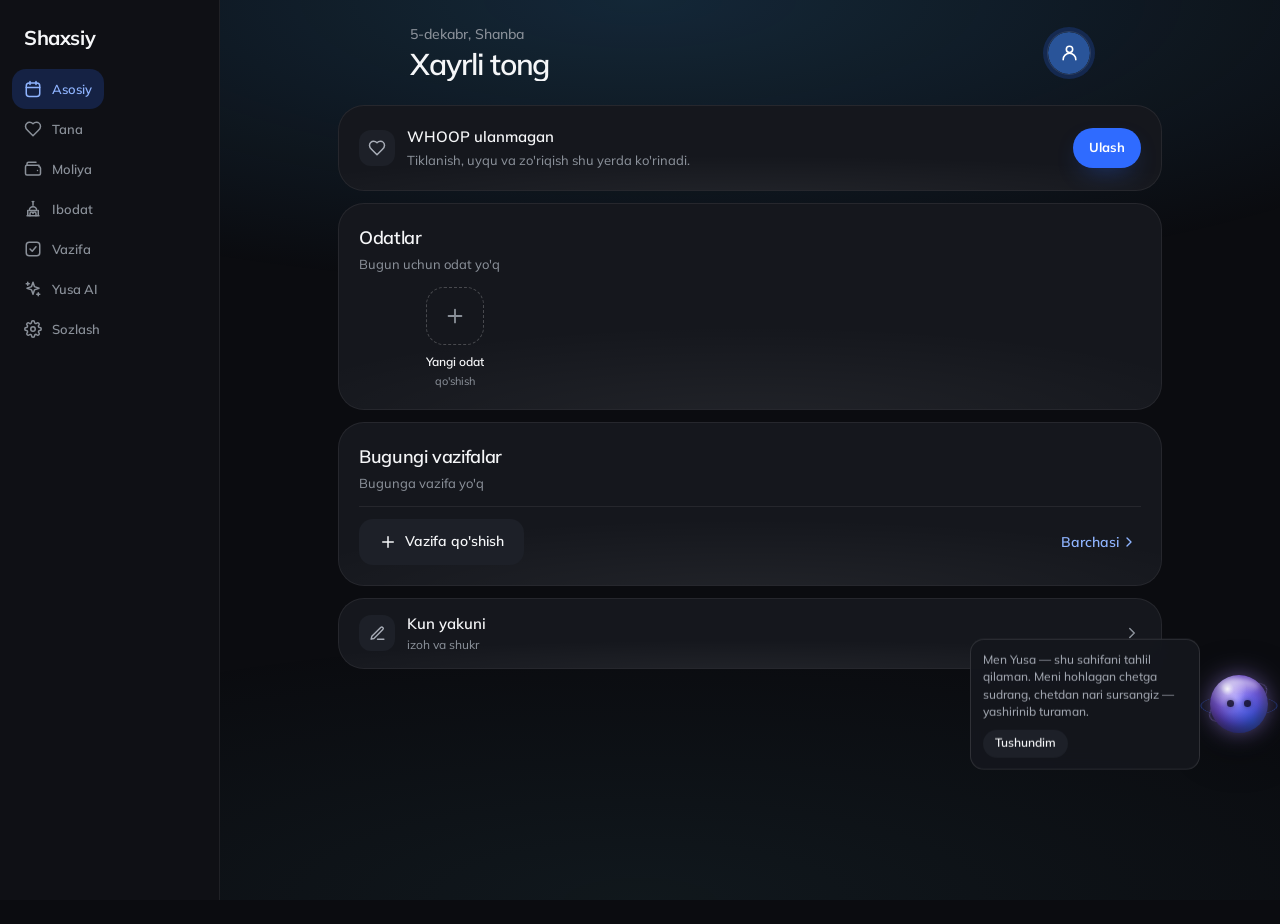
<file: index.html>
<!DOCTYPE html>
<html lang="uz" data-theme="dark">
<head>
<meta charset="utf-8">
<meta name="viewport" content="width=device-width, initial-scale=1, viewport-fit=cover">
<meta name="robots" content="noindex,nofollow">
<meta name="theme-color" content="#050506">
<meta name="mobile-web-app-capable" content="yes">
  <meta name="apple-mobile-web-app-capable" content="yes">
<meta name="apple-mobile-web-app-status-bar-style" content="black-translucent">
<title>Shaxsiy · Dashboard</title>
<link rel="manifest" href="manifest.json">
<!-- O'rnatish hodisasini eng boshida ushlaymiz: brauzer uni bir marta beradi, install.js esa oxirida yuklanadi -->
<script>addEventListener('beforeinstallprompt',function(e){e.preventDefault();window.__bip=e;dispatchEvent(new Event('dash:bip'));});</script>
<link rel="icon" href="icons/icon.svg" type="image/svg+xml">
<link rel="apple-touch-icon" href="icons/icon-192.png">
<!-- Oldindan yuklash faqat AMALDA chiziladigan oila uchun. --font Mulish ga
     o'tgach bu yerda Plex qolib ketgan edi: ikkita fayl har ochilishda majburan
     yuklanardi-yu, hech qachon ishlatilmasdi. preload ni brauzer «lbatta kerak»
     deb tushunadi, ya'ni uni kechiktirmaydi ham — birinchi ochilish shuncha
     sekinlashardi. Eski woff2 fayllari fonts/ da qoldi: keshida eski versiyani
     ushlab turgan qurilma ularni hali so'rashi mumkin. -->
<link rel="preload" as="font" type="font/woff2" href="fonts/mulish-cyrillic.woff2" crossorigin>
<link rel="preload" as="font" type="font/woff2" href="fonts/mulish-latin.woff2" crossorigin>
<link rel="stylesheet" href="css/fonts.css?v=v142">
<link rel="stylesheet" href="app.css?v=v142">
<link rel="stylesheet" href="css/sections.css?v=v142">
<link rel="stylesheet" href="css/ai.css?v=v142">
<link rel="stylesheet" href="css/whoop.css?v=v142">
<link rel="stylesheet" href="css/profile.css?v=v142">
<link rel="stylesheet" href="css/today.css?v=v142">
<link rel="stylesheet" href="css/tasks.css?v=v142">
<link rel="stylesheet" href="css/books.css?v=v142">
<link rel="stylesheet" href="css/habits.css?v=v142">
<link rel="stylesheet" href="css/health.css?v=v142">
<link rel="stylesheet" href="css/finance.css?v=v142">
<link rel="stylesheet" href="css/ibodat.css?v=v142">
<link rel="stylesheet" href="css/yusa.css?v=v142">
<link rel="stylesheet" href="css/food.css?v=v142">
<link rel="stylesheet" href="css/settings.css?v=v142">
<link rel="stylesheet" href="css/onboard.css?v=v142">
<link rel="stylesheet" href="css/yusa-orb.css?v=v142">
<link rel="stylesheet" href="css/levels.css?v=v142">
<link rel="stylesheet" href="css/install.css?v=v142">
</head>
<body>
<div class="app">
  <aside class="side" id="sideWrap">
    <div class="side-brand"><h1 class="dash-title" id="sideTitle">Shaxsiy</h1></div>
    <nav id="side" aria-label="Sections"></nav>
  </aside>
  <div class="main">
    <header class="top" id="top"></header>
    <main class="page" id="view" aria-live="polite"></main>
  </div>
</div>

<nav class="nav" id="nav" aria-label="Main tabs"></nav>
<!-- «+» — tez qo'shish (core.js › D.act.fab). Belgi va aria-label ni
     renderNav qo'yadi. -->
<button class="fab" id="fab" data-act="fab" aria-label="Qo'shish"></button>
<div class="sheet-bg" id="sheetBg"></div>
<div class="sheet" id="sheet" role="dialog" aria-modal="true"></div>

<div class="modal-bg" id="modalBg"></div>
<div class="toast" id="toast" role="status"></div>
<!-- Bu yerda atigi ettita fayl bor. Qolgani birinchi ekranga umuman tegmaydi:
     core.js ularni stub sifatida ro'yxatga oladi (Moliya, Vazifa, Yusa AI, Sozlash,
     Sog'liq, Ibodat) yoki oddiy fayl sifatida biladi (ai, profile, onboard, yusa-orb), va
     birinchi render'dan keyin bo'sh vaqtda bittalab yuklaydi. O'lchandi: birinchi chizishga
     kerak bo'lgan JS 485 KB dan tushdi. Bu yerga yangi <script> qo'shishdan oldin o'ylang —
     u har ochilishda hammaning telefonida o'qiladi. -->
<script defer src="js/core.js?v=v142"></script>
<script defer src="js/i18n.js?v=v142"></script>
<script defer src="js/prayer.js?v=v142"></script>
<script defer src="js/ai.js?v=v142"></script>
<script defer src="js/whoop.js?v=v142"></script>
<script defer src="js/profile.js?v=v142"></script>
<script defer src="js/today.js?v=v142"></script>
<script defer src="js/health.js?v=v142"></script>
<script defer src="js/ibodat.js?v=v142"></script>
<script defer src="js/food.js?v=v142"></script>
<script defer src="js/onboard.js?v=v142"></script>
<script defer src="js/yusa-orb.js?v=v142"></script>
<script defer src="js/app.js?v=v142"></script>
<script defer src="js/install.js?v=v142"></script>
</body>
</html>
</file>
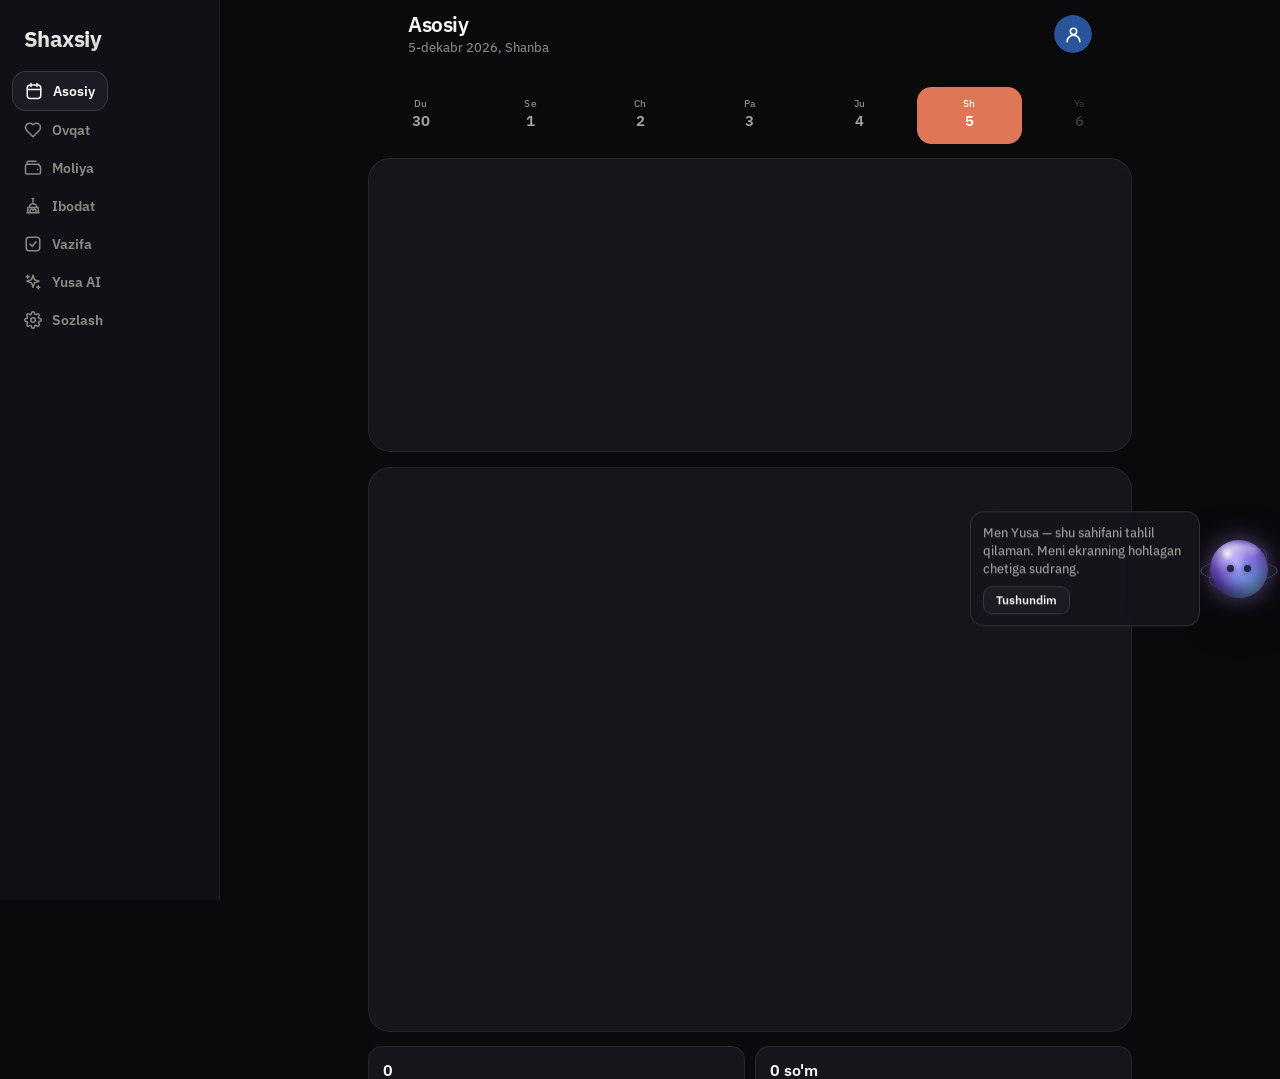
<file: yangi/index.html>
<!DOCTYPE html>
<html lang="uz" data-theme="dark">
<head>
<meta charset="utf-8">
<meta name="viewport" content="width=device-width, initial-scale=1, maximum-scale=1, user-scalable=no, viewport-fit=cover">
<meta name="robots" content="noindex,nofollow">
<meta name="theme-color" content="#050506">
<meta name="mobile-web-app-capable" content="yes">
  <meta name="apple-mobile-web-app-capable" content="yes">
<meta name="apple-mobile-web-app-status-bar-style" content="black-translucent">
<title>Shaxsiy · Dashboard</title>
<link rel="manifest" href="manifest.json">
<link rel="icon" href="icons/icon.svg" type="image/svg+xml">
<link rel="apple-touch-icon" href="icons/icon-192.png">
<link rel="preload" as="font" type="font/woff2" href="fonts/plex-sans-cyrillic.woff2" crossorigin>
<link rel="preload" as="font" type="font/woff2" href="fonts/plex-sans-latin.woff2" crossorigin>
<link rel="stylesheet" href="css/fonts.css?v=v73-yangi">
<link rel="stylesheet" href="app.css?v=v73-yangi">
<link rel="stylesheet" href="css/sections.css?v=v73-yangi">
<link rel="stylesheet" href="css/ai.css?v=v73-yangi">
<link rel="stylesheet" href="css/whoop.css?v=v73-yangi">
<link rel="stylesheet" href="css/profile.css?v=v73-yangi">
<link rel="stylesheet" href="css/today.css?v=v73-yangi">
<link rel="stylesheet" href="css/tasks.css?v=v73-yangi">
<link rel="stylesheet" href="css/books.css?v=v73-yangi">
<link rel="stylesheet" href="css/habits.css?v=v73-yangi">
<link rel="stylesheet" href="css/health.css?v=v73-yangi">
<link rel="stylesheet" href="css/finance.css?v=v73-yangi">
<link rel="stylesheet" href="css/ibodat.css?v=v73-yangi">
<link rel="stylesheet" href="css/yusa.css?v=v73-yangi">
<link rel="stylesheet" href="css/food.css?v=v73-yangi">
<link rel="stylesheet" href="css/settings.css?v=v73-yangi">
<link rel="stylesheet" href="css/onboard.css?v=v73-yangi">
<link rel="stylesheet" href="css/yusa-orb.css?v=v73-yangi">
</head>
<body>
<div class="app">
  <aside class="side" id="sideWrap">
    <div class="side-brand"><h1 class="dash-title" id="sideTitle">Shaxsiy</h1></div>
    <nav id="side" aria-label="Sections"></nav>
  </aside>
  <div class="main">
    <header class="top" id="top"></header>
    <main class="page" id="view" aria-live="polite"></main>
  </div>
</div>

<nav class="nav" id="nav" aria-label="Main tabs"></nav>
<div class="sheet-bg" id="sheetBg"></div>
<div class="sheet" id="sheet" role="dialog" aria-modal="true"></div>

<div class="modal-bg" id="modalBg"></div>
<div class="toast" id="toast" role="status"></div>
<!-- Bu yerda atigi ettita fayl bor. Qolgani birinchi ekranga umuman tegmaydi:
     core.js ularni stub sifatida ro'yxatga oladi (Moliya, Vazifa, Yusa AI, Sozlash,
     Sog'liq, Ibodat) yoki oddiy fayl sifatida biladi (ai, profile, onboard, yusa-orb), va
     birinchi render'dan keyin bo'sh vaqtda bittalab yuklaydi. O'lchandi: birinchi chizishga
     kerak bo'lgan JS 485 KB dan tushdi. Bu yerga yangi <script> qo'shishdan oldin o'ylang —
     u har ochilishda hammaning telefonida o'qiladi. -->
<script defer src="js/core.js?v=v73-yangi"></script>
<script defer src="js/i18n.js?v=v73-yangi"></script>
<script defer src="js/prayer.js?v=v73-yangi"></script>
<script defer src="js/ai.js?v=v73-yangi"></script>
<script defer src="js/whoop.js?v=v73-yangi"></script>
<script defer src="js/profile.js?v=v73-yangi"></script>
<script defer src="js/today.js?v=v73-yangi"></script>
<script defer src="js/health.js?v=v73-yangi"></script>
<script defer src="js/ibodat.js?v=v73-yangi"></script>
<script defer src="js/food.js?v=v73-yangi"></script>
<script defer src="js/onboard.js?v=v73-yangi"></script>
<script defer src="js/yusa-orb.js?v=v73-yangi"></script>
<script defer src="js/app.js?v=v73-yangi"></script>
</body>
</html>
</file>
<file: css/fonts.css>
/* Ilovaning shriftlari. Ikkala oila ham shu yerda turadi: internetsiz ham,
   birinchi ochilishda ham darrov chiqadi. Qaysi biri qayerda ishlatilishi —
   app.css dagi --font / --display tokenlari orqali hal qilinadi.

   ┌─ O'LCHANGAN FARQ (fontTools bilan, 2026-09-14; taxmin emas) ──────────┐
   │                       IBM Plex Sans      Onest                        │
   │  vazn o'qi            100 … 700          100 … 900                    │
   │  x-balandlik          516/1000 (51.6%)   527/1000 (52.7%)             │
   │  bosh harf            698                707                          │
   │  tnum xususiyati      YO'Q               BOR                          │
   │  raqamlar (sukut)     bir xil kenglikda  har xil (10 xil)             │
   │  satr balandligi      1.30 em            1.27 em                      │
   └───────────────────────────────────────────────────────────────────────┘

   Bundan kelib chiqadigan ikkita qoida:

   1. ONEST BILAN tnum KERAK — LEKIN HAMMA JOYDA EMAS. Onest raqamlari
      sukut bo'yicha har xil kenglikda (wght 400 da '1' 363, '0' 665) —
      ustunda «10 118» va «11,4» bir-birining tagida sakrab turadi.
      IBM Plex'da bu muammo yo'q edi: uning raqamlari tug'ilishidan bir xil
      kenglikda (tnum xususiyati ham yo'q, kerak ham emas). Ya'ni tnum
      butun boshli talab bo'lib Onest bilan birga keldi.
      2026-09-14 dan beri u KLASSDA emas, GLOBAL: whoop-ui.css 17-bo'limi
      `body, .inp, .sel, .ta, button, input, select, textarea` ga beradi.
      Sababi to'g'ri — `.num` ni 164 joyga qo'l bilan yozish "qaysidir
      joyda esdan chiqdi" degani.

      SHUNING UCHUN ENDI ESLAB QOLISH KERAK BO'LGAN NARSA TESKARI: tnum ni
      qo'shish emas, KERAKMAS JOYDA O'CHIRISH. Global qoida meros bo'lib
      tushadi, ya'ni jumla ichidagi raqamga ham tegadi — u yerda tnum
      nuqson, chunki Onest'ning '1' i juda tor va tnum unga ikki tomondan
      havo qo'shadi: 14px da tnum bilan «11» 18.8px, tnumsiz 10.2px.
      Jumlada bu «1 1» bo'lib ko'rinadi — apostrof muammosining aynan
      o'zi, faqat raqamda.
      O'chirish uchun IKKALASI ham kerak (font-feature-settings global
      qoidada ham bor va u font-variant-numeric dan ustun turadi):
          font-variant-numeric: proportional-nums;
          font-feature-settings: "tnum" 0;
      Namuna: whoop-ui.css dagi `.nav-badge` — belgi hech narsa bilan
      tekislanmaydi, tnum unga faqat kenglik qo'shardi.

   2. Mayda yozuvdan qo'rqmaslik mumkin: Onest'ning x-balandligi Plex'nikidan
      KATTAROQ (52.7% va 51.6%), ya'ni 11px da harf 5.80px, Plex'da 5.68px.
      Oila almashgani mayda yozuvni kichraytirmaydi.

   O'zbek tili qamrovi tekshirildi (ikkala oilada ham belgilar TO'LIQ):
     kirill    Ў ў Қ қ Ғ ғ Ҳ ҳ — cyrillic va cyrillic-ext subsetlarida
     lotin     Oʻ oʻ Gʻ gʻ — U+02BB va U+02BC

   ┌─ LEKIN: APOSTROF KENGLIGI (o'lchandi, 1000 birlikli em da) ───────────┐
   │                      kenglik   belgi   chap    o'ng                   │
   │  Plex  U+02BB          600      118     250     232                   │
   │  Onest U+02BB          261      126      68      67                   │
   │  (solishtirish uchun: bosh harf «O» — Plex 708, Onest 761)            │
   └───────────────────────────────────────────────────────────────────────┘
   Plex'da apostrof bosh harf «O» bilan deyarli teng joy egallaydi, ichidagi
   belgi esa atigi 118 birlik — qolgani bo'sh havo. Natijada «Oʻzbekiston»
   ekranda «O ʻ zbekiston» bo'lib, so'z ikkiga bo'linib ko'rinadi. Bu bitta
   so'zning muammosi emas: oʻ va gʻ o'zbek lotinchasining eng ko'p uchraydigan
   birikmalari (oʻz, koʻp, boʻldi, gʻoya, toʻliq, oʻqish…), ya'ni nuqson
   ilovaning deyarli har bir jumlasida takrorlanadi.
   Onest'da apostrof 2.3 barobar tor va ikki tomoni teng — so'z yaxlit turadi.
   Shu sabab o'zbek matni uchun Onest to'g'riroq tanlov.

   Subset'lar Google Fonts ning unicode-range jadvali bo'yicha bo'lingan:
   brauzer sahifada qaysi harflar borligiga qarab faqat keraklisini yuklaydi.
   Kirill yozuvga o'tilmasa, kirill fayli umuman so'ralmaydi. */

/* ══════════════ IBM Plex Sans ══════════════
   Neytral, muhandislik ohangidagi grotesk. Raqamlari tug'ilishidan bir xil
   kenglikda — shuning uchun jadval va ustunlar uchun xavfsiz tanlov. */

/* cyrillic-ext — 23 KB */
@font-face {
  font-family: 'IBM Plex Sans';
  font-style: normal;
  font-weight: 100 700;
  font-display: swap;
  src: url('../fonts/plex-sans-cyrillic-ext.woff2') format('woff2');
  unicode-range: U+0460-052F, U+1C80-1C8A, U+20B4, U+2DE0-2DFF, U+A640-A69F, U+FE2E-FE2F;
}
/* cyrillic — 29 KB */
@font-face {
  font-family: 'IBM Plex Sans';
  font-style: normal;
  font-weight: 100 700;
  font-display: swap;
  src: url('../fonts/plex-sans-cyrillic.woff2') format('woff2');
  unicode-range: U+0301, U+0400-045F, U+0490-0491, U+04B0-04B1, U+2116;
}
/* latin-ext — 30 KB */
@font-face {
  font-family: 'IBM Plex Sans';
  font-style: normal;
  font-weight: 100 700;
  font-display: swap;
  src: url('../fonts/plex-sans-latin-ext.woff2') format('woff2');
  unicode-range: U+0100-02BA, U+02BD-02C5, U+02C7-02CC, U+02CE-02D7, U+02DD-02FF, U+0304, U+0308, U+0329, U+1D00-1DBF, U+1E00-1E9F, U+1EF2-1EFF, U+2020, U+20A0-20AB, U+20AD-20C0, U+2113, U+2C60-2C7F, U+A720-A7FF;
}
/* latin — 45 KB */
@font-face {
  font-family: 'IBM Plex Sans';
  font-style: normal;
  font-weight: 100 700;
  font-display: swap;
  src: url('../fonts/plex-sans-latin.woff2') format('woff2');
  unicode-range: U+0000-00FF, U+0131, U+0152-0153, U+02BB-02BC, U+02C6, U+02DA, U+02DC, U+0304, U+0308, U+0329, U+2000-206F, U+20AC, U+2122, U+2191, U+2193, U+2212, U+2215, U+FEFF, U+FFFD;
}

/* ══════════════ Onest ══════════════
   Yumaloqroq, iliqroq, geometrik-gumanistik grotesk. Kirill bilan lotin bitta
   loyihada chizilgan — til almashganda ilovaning ohangi o'zgarmaydi.
   Vazn o'qi 900 gacha yetadi: sarlavha Plex'da yetib bo'lmaydigan og'irlikka
   chiqa oladi, ya'ni hajmni kattalashtirmasdan urg'u berish mumkin.
   Jami 88 KB, to'rtta subset. */

/* cyrillic-ext — 10 KB */
@font-face {
  font-family: 'Onest';
  font-style: normal;
  font-weight: 100 900;
  font-display: swap;
  src: url('../fonts/onest-cyrillic-ext.woff2') format('woff2');
  unicode-range: U+0460-052F, U+1C80-1C8A, U+20B4, U+2DE0-2DFF, U+A640-A69F, U+FE2E-FE2F;
}
/* cyrillic — 16 KB */
@font-face {
  font-family: 'Onest';
  font-style: normal;
  font-weight: 100 900;
  font-display: swap;
  src: url('../fonts/onest-cyrillic.woff2') format('woff2');
  unicode-range: U+0301, U+0400-045F, U+0490-0491, U+04B0-04B1, U+2116;
}
/* latin-ext — 28 KB */
@font-face {
  font-family: 'Onest';
  font-style: normal;
  font-weight: 100 900;
  font-display: swap;
  src: url('../fonts/onest-latin-ext.woff2') format('woff2');
  unicode-range: U+0100-02BA, U+02BD-02C5, U+02C7-02CC, U+02CE-02D7, U+02DD-02FF, U+0304, U+0308, U+0329, U+1D00-1DBF, U+1E00-1E9F, U+1EF2-1EFF, U+2020, U+20A0-20AB, U+20AD-20C0, U+2113, U+2C60-2C7F, U+A720-A7FF;
}
/* latin — 34 KB · raqamlar va tnum shu subsetda */
@font-face {
  font-family: 'Onest';
  font-style: normal;
  font-weight: 100 900;
  font-display: swap;
  src: url('../fonts/onest-latin.woff2') format('woff2');
  unicode-range: U+0000-00FF, U+0131, U+0152-0153, U+02BB-02BC, U+02C6, U+02DA, U+02DC, U+0304, U+0308, U+0329, U+2000-206F, U+20AC, U+2122, U+2191, U+2193, U+2212, U+2215, U+FEFF, U+FFFD;
}

/* ═══════════════════════════════════════════════════════════════════════════
   Mulish — egasining tanlovi. So'ragani WHOOP'dagi shrift edi; WHOOP o'z
   shrift serverida Proxima Nova (matn) va DIN/DINPro (raqam) beradi, ikkalasi
   ham tijoriy litsenziya, ya'ni bu yerga qo'yib bo'lmaydi. Mulish — Proxima
   Nova'ga proporsiyasi jihatidan eng yaqin ochiq shrift, kirilli to'liq.

   FAYLNING O'ZI O'LCHANDI (fontTools, 1000 birlikli em) — ro'yxatlarga emas,
   glifga qaraldi:

     belgi              Mulish   Onest   Plex
     U+0027  '            202     222     242     <- ilova AYNAN shuni ishlatadi
     U+2019  ’            211     261     273
     U+02BB  ʻ            500     261     600     <- ilovada umuman uchramaydi
     o kichik             553     595     560
     x-balandlik          500     527     516
     raqam kengliklari  600×10   10 xil  600×10

   Apostrof haqida aniqlik: ilova matnlari oddiy ASCII apostrofni ishlatadi
   (bo'lsin = 62 6f 27 6c…), U+02BB va U+02BC esa js va index.html da nol
   marta uchraydi. Shuning uchun Mulish'dagi keng U+02BB (500) bu ilovada
   ko'rinmaydi; ko'rinadigan U+0027 esa Mulish'da eng tor — Onest'dan ham.

   Raqamlar: o'nta raqamning hammasi 600 birlik, ya'ni tabular xususiyat
   kerak ham emas. GSUB da 'tnum' YO'Q, lekin bu muhim emas — sukut holatning
   o'zi ustunlarni tekis tutadi. (whoop-ui.css dagi font-feature-settings:
   "tnum" 1 shu oilada jimgina hech narsa qilmaydi, zarari ham yo'q.)

   Vazn o'qi 200..1000. Ilovada haqiqatda ishlatiladigan vaznlar 300..800,
   ya'ni hammasi oraliq ichida. Quyidagi `font-weight: 200 1000` ataylab
   shunday — haqiqiy oraliqdan keng yozilsa brauzer chetlarini o'zi qisadi.

   x-balandlik Onest'dan 5% past (500 va 527). 11px eng kichik qadam edi:
   harf balandligi 5.8px dan 5.5px ga tushadi. Sezilarli emas, lekin
   11px dan pastga tushirmaslik qoidasi shu sababdan ham kuchida qoladi.

   Eski onest-*.woff2 va plex-*.woff2 fayllari ataylab o'chirilmadi: keshida
   eski versiyani ushlab turgan qurilma ularni hali ham so'rashi mumkin.
   ═══════════════════════════════════════════════════════════════════════════ */
@font-face {
  font-family: 'Mulish';
  font-style: normal;
  font-weight: 200 1000;
  font-display: swap;
  src: url('../fonts/mulish-cyrillic-ext.woff2') format('woff2');
  unicode-range: U+0460-052F, U+1C80-1C8A, U+20B4, U+2DE0-2DFF, U+A640-A69F, U+FE2E-FE2F;
}
@font-face {
  font-family: 'Mulish';
  font-style: normal;
  font-weight: 200 1000;
  font-display: swap;
  src: url('../fonts/mulish-cyrillic.woff2') format('woff2');
  unicode-range: U+0301, U+0400-045F, U+0490-0491, U+04B0-04B1, U+2116;
}
@font-face {
  font-family: 'Mulish';
  font-style: normal;
  font-weight: 200 1000;
  font-display: swap;
  src: url('../fonts/mulish-latin-ext.woff2') format('woff2');
  unicode-range: U+0100-02BA, U+02BD-02C5, U+02C7-02CC, U+02CE-02D7, U+02DD-02FF, U+0304, U+0308, U+0329, U+1D00-1DBF, U+1E00-1E9F, U+1EF2-1EFF, U+2020, U+20A0-20AB, U+20AD-20C0, U+2113, U+2C60-2C7F, U+A720-A7FF;
}
@font-face {
  font-family: 'Mulish';
  font-style: normal;
  font-weight: 200 1000;
  font-display: swap;
  src: url('../fonts/mulish-latin.woff2') format('woff2');
  unicode-range: U+0000-00FF, U+0131, U+0152-0153, U+02BB-02BC, U+02C6, U+02DA, U+02DC, U+0304, U+0308, U+0329, U+2000-206F, U+20AC, U+2122, U+2191, U+2193, U+2212, U+2215, U+FEFF, U+FFFD;
}
</file>
<file: app.css>
/* =====================================================================
   Dash — dizayn tizimi. Qorong'i (sukut) + yorug' tema [data-theme].
   Bo'limlar: tokenlar · shassi · joylashuv · yozuv · karta va plitka ·
   qatorlar · chip · boshqaruv · o'sish chiziqlari · grafiklar · tepa panel ·
   pastki panel + FAB · pastki oyna · oyna/xabar · skelet · kirish · osmon ·
   kun jadvali
   ===================================================================== */

/* ---------- tokenlar ----------
   «KO'MIR QOBIQ» (2026-09-15, docs/superpowers/specs/2026-09-15-komir-qobiq-design.md).
   Fon chin qora emas — ko'mir. Karta undan bir pog'ona ochroq va o'zi
   ko'rinadi, chegara deyarli kerak emas. Ikki rang tili yonma-yon yashaydi:
     · o'lchov — zona ranglari (yashil/sariq/qizil), uyqu binafsha;
     · boshqaruv — KO'K (tugma, faol yorliq, tanlangan kun, FAB).
   Ikkalasi turli rang, shuning uchun bir-biriga xalaqit bermaydi.
   Ko'k to'ldirish #2F6BFF — ustidagi oq 14px yozuv 4,5:1 (namunadagi
   #3D7BFF 3,8:1 berardi). Ko'k MATN faqat --accent-text (#8FB4FF, karta
   ustida 8,7:1); --accent ning o'zi matn sifatida ishlatilmaydi (4,0:1).

   YORLIQ REGISTRI — BUTUN ILOVA ODDIY JUMLA REGISTRIDA (2026-09-15).
   Egasi beshta namuna rasm berib «huddi shunday» dedi; beshalasida yorliq
   oddiy registrda. Shu kuni ertalab (10:12) berilgan «hammasi bosh harfda»
   qarori shu javob bilan bekor qilindi. katta harfli yorliq (`uppercase`) ilovada
   qolmadi va yangi joyga ham yozilmaydi (tests/test_css_rules.js tekshiradi);
   11px quyi chegara o'z joyida. Buni o'zaro hal qilmang — o'zgartirish
   egasining qarori, javobni sana bilan shu yerga yozing.

   «YORUG' QOG'OZ» (2026-10-09, egasi tasdiqlagan dizayn hujjati).
   Egasi asosan yorug' rejimda ishlatadi, shuning uchun yangi ko'rinish
   yorug' tema uchun chizilgan: oq karta kulrang fonda soya bilan turadi,
   har sahifaning birinchi kartasi («bosh karta», .hero--*) ma'nosiga qarab
   och rangli gradient oladi. BOSHQARUV RANGI YORUG' TEMADA QORA (#0E1116):
   asosiy tugma, FAB, tanlangan chip. 2026-09-15 dagi «urg'u rang — ko'k»
   qarori yorug' tema uchun shu bilan almashdi; ko'k u yerda faqat o'lchov
   (zo'riqish, havola). Qorong'i tema o'z tokenlari bilan qoladi — u yerda
   boshqaruv hamon ko'k. Shu sabab boshqaruv --accent dan emas, alohida
   --ctl / --on-ctl / --ctl-text tokenlaridan o'qiydi.
   ---------- */
:root {
  --bg: #0B0C10; --bg2: #0F1015; --bg3: #15171D;
  /* --text3 HAMMA yuza ustida o'lchanadi: karta #15171D ustida 5,6:1, ichki
     plitka (--card2 #1D2028) ustida 5,2:1, eng yomon yuzada (daraja zanjiri plitkasi) 4,7:1
     (#80868F ichki plitkada 4,4 berardi — tests/visual.js topdi). --text4 = --text3: ikki pog'ona yetadi, token
     modullar uchun qoldi. */
  --text: #F5F6F8; --text2: #A7ACB6; --text3: #8A9099; --text4: #8A9099;
  --ink-on-light: #0B0C10;
  --accent-text: #8FB4FF; --success-text: #4FE07F; --warning-text: #F5C542;
  --info-text: #8FB4FF; --violet-text: #B9A6FF;
  --success: #34D06A; --success-glow: rgba(52,208,106,.45);
  --warning: #F5C542; --warning-glow: rgba(245,197,66,.45);
  --danger: #FF5B5B; --danger-text: #FF7A7A;
  --info: #2F6BFF; --accent: #2F6BFF; --violet: #A78BFA;
  --accent-soft: rgba(47,107,255,.20); --accent-glow: rgba(47,107,255,.45);
  --z-high: #34D06A; --z-mid: #F5C542; --z-low: #FF5B5B;
  --strain: #2F6BFF; --sleep: #A78BFA; --recovery: #34D06A;
  --glass: #1D2028; --inset: rgba(255,255,255,.045); --recess: rgba(255,255,255,.03);
  --card-bg: #15171D; --card-solid: #15171D; --card2: #1D2028; --card-line: rgba(255,255,255,.07); --sheen: transparent;
  --row-bg: rgba(255,255,255,.04); --row-line: rgba(255,255,255,.07);
  --line: rgba(255,255,255,.07); --line2: rgba(255,255,255,.12); --line3: rgba(255,255,255,.22);
  --track: rgba(255,255,255,.08); --nav: rgba(24,26,33,.94);
  --hover: rgba(255,255,255,.06); --focus: rgba(143,180,255,.6); --ring: #FFFFFF;
  --f-input: #1D2028; --f-input-focus: #22252E;
  --btn-grad: #2F6BFF; --on-btn: #FFFFFF;
  --title-grad: linear-gradient(180deg,#FFFFFF 0%,#9AA0A8 130%);
  --wash1: transparent; --wash2: transparent; --wash3: transparent; --grain: transparent;
  --ruh: #8FB4FF; --aql: #4FE07F; --qalb: #FF8AA3; --tana: #FFB35C; --boshqa: #8A9099; --aralash: #B9A6FF;
  /* Boshqaruv (2026-10-09): tugma, FAB, tanlangan chip, faol yorliq. */
  --ctl: #2F6BFF; --on-ctl: #FFFFFF; --ctl-text: #8FB4FF;
  --seg-bg: #15171D; --seg-text: #8A9099; --seg-on: #2F6BFF; --seg-on-text: #FFFFFF; --seg-sh: 0 6px 18px -6px var(--accent-glow);
  --f-line: transparent; --grip: rgba(255,255,255,.22); --overlay: rgba(0,0,0,.5);
  --toast-bg: #15171D; --toast-fg: #F5F6F8; --good-fill: #157A3D;
  /* Och fonlar — holat pilli, belgi katagi, maslahat qutisi. */
  --success-soft: rgba(52,208,106,.14); --warning-soft: rgba(245,165,36,.16); --danger-soft: rgba(255,91,91,.14);
  --violet-soft: rgba(167,139,250,.16); --coral-soft: rgba(255,138,101,.15);
  --amber: #F5A524; --amber-text: #F7B955; --coral: #FF8A65; --coral-2: #FF9D7E; --coral-text: #FF9D7E;
  /* Bosh karta gradientlari: qorong'ida karta rangiga ozgina tus qo'shiladi. */
  --hero-yashil: linear-gradient(180deg, color-mix(in srgb, #34D06A 13%, #15171D) 0%, #15171D 62%);
  --hero-namoz:  linear-gradient(180deg, color-mix(in srgb, #F5A524 14%, #15171D) 0%, #15171D 62%);
  --hero-uyqu:   linear-gradient(180deg, color-mix(in srgb, #A78BFA 15%, #15171D) 0%, #15171D 62%);
  --hero-kok:    linear-gradient(180deg, color-mix(in srgb, #2F6BFF 15%, #15171D) 0%, #15171D 62%);
  --hero-ovqat:  linear-gradient(180deg, color-mix(in srgb, #FF8A3C 14%, #15171D) 0%, #15171D 62%);
  --hero-qazo:   linear-gradient(180deg, color-mix(in srgb, #F5A524 11%, #15171D) 0%, #15171D 62%);
  --hero-tana:   radial-gradient(circle at 50% 42%, rgba(52,208,106,.13) 0, rgba(52,208,106,0) 54%), linear-gradient(180deg, color-mix(in srgb, #34D06A 8%, #15171D) 0%, #15171D 100%);
  --sh-hero: none; --sh-hero-yashil: none; --sh-hero-namoz: none; --sh-hero-uyqu: none; --sh-hero-kok: none; --sh-hero-ovqat: none;
  /* Butun ilova — bitta oila: Mulish (css/fonts.css da nega aynan shu
     yozilgan: o'zbek apostrofi va raqam kengliklari). Farq faqat vazn va
     o'lchamda; 800 hech qayerda yo'q — rasmlardagi yengillik shundan. */
  --font: "Mulish", "Onest", "IBM Plex Sans", system-ui, -apple-system, "Segoe UI", Roboto, Helvetica, Arial, sans-serif;
  --num: var(--font);
  --mono: ui-monospace, "SF Mono", Menlo, Consolas, monospace;
  --emoji: "Apple Color Emoji", "Segoe UI Emoji", "Noto Color Emoji", sans-serif;
  /* Burchaklar: karta 26, bosh karta 30, ichki plitka 16, kiritish 14, pastki oyna 28. */
  --r: 26px; --r-hero: 30px; --r-sm: 14px; --r-xs: 9px; --r-lg: 28px; --r-tile: 16px; --r-pill: 999px;
  --sh: none; --sh-modal: 0 32px 80px rgba(0,0,0,.7); --sh-card: none;
  --sh-nav: 0 14px 40px rgba(0,0,0,.55);
  --sh-btn: 0 10px 26px -10px var(--accent-glow);
  --ease-out: cubic-bezier(.22,1,.36,1); --ease-spring: cubic-bezier(.34,1.56,.64,1); --ease-sheet: cubic-bezier(.32,.72,0,1);
  /* Panel egallagan joy: kapsula 66 + suzish 16 + nafas. Toast, Yusa oynasi va
     sahifa to'ldirishi shu bitta sondan hisoblaydi — oxirgi karta panel
     ostida qolmasin. */
  --nav-h: 100px; --side-w: 220px;
  color-scheme: dark;
}
/* Yorug' tema — o'sha til oq qog'ozda. Ko'k bir pog'ona to'q (#2358E8, oq
   ustida 5,8:1), zona ranglari oq fonda o'qilishi uchun to'qlashadi, yonish
   o'chadi (oq ustida u iflos dog' bo'lardi). */
[data-theme="light"] {
  --bg: #F2F3F5; --bg2: #EBEDF0; --bg3: #FFFFFF;
  /* --text4 = --text3. Dizayn hujjatida eng och matn #6B7280, lekin u faqat
     oq ustida 4,8:1 beradi: tusli yuzada (daraja zinasi) 4,1:1 ga tushdi —
     tests/visual.js topdi. Modullar --text4 ni har xil yuzada ishlatadi,
     shuning uchun token AA dan o'tadigan qiymatda qoldi. */
  --text: #0E1116; --text2: #3D434C; --text3: #5F6672; --text4: #5F6672;
  --ink-on-light: #0E1116;
  --accent-text: #1F5AE0; --success-text: #157A3D; --warning-text: #8A4B00;
  --info-text: #1F5AE0; --violet-text: #5B3FC4;
  --success: #1FA854; --success-glow: rgba(31,168,84,.30);
  --warning: #E08A0C; --warning-glow: rgba(224,138,12,.30);
  --danger: #E5484D; --danger-text: #B42318;
  --info: #2358E8; --accent: #2358E8; --violet: #7C5CE6;
  --accent-soft: #EEF3FF; --accent-glow: rgba(35,88,232,.30);
  /* Zona: tiklanish ≥67 yashil, 34–66 sariq, <34 qizil. */
  --z-high: #1FA854; --z-mid: #F2B53A; --z-low: #E5484D;
  --strain: #2358E8; --sleep: #7C5CE6; --recovery: #1FA854;
  --glass: #F6F7F9; --inset: rgba(14,17,22,.04); --recess: rgba(14,17,22,.03);
  --card-bg: #FFFFFF; --card-solid: #FFFFFF; --card2: #F6F7F9; --card-line: transparent; --sheen: transparent;
  --row-bg: #FFFFFF; --row-line: #EEF0F3;
  --line: #EEF0F3; --line2: #E2E5EA; --line3: #D5DAE1;
  --track: #EEF1F4; --nav: rgba(255,255,255,.97);
  --hover: rgba(14,17,22,.05); --focus: rgba(35,88,232,.6); --ring: #0E1116;
  --f-input: #FFFFFF; --f-input-focus: #FFFFFF;
  --btn-grad: #0E1116; --on-btn: #FFFFFF;
  --title-grad: linear-gradient(180deg,#0E1116 0%,#3C424A 130%);
  --wash1: transparent; --wash2: transparent; --wash3: transparent; --grain: transparent;
  --ruh: #2452D6; --aql: #0F7A47; --qalb: #BA2650; --tana: #A65800; --boshqa: #5F6672; --aralash: #5B3FC4;
  --ctl: #0E1116; --on-ctl: #FFFFFF; --ctl-text: #0E1116;
  --seg-bg: #E6E8EC; --seg-text: #4B515B; --seg-on: #FFFFFF; --seg-on-text: #0E1116; --seg-sh: 0 1px 3px rgba(17,24,39,.12);
  --f-line: #D5DAE1; --grip: #D5DAE1; --overlay: rgba(14,17,22,.42);
  --toast-bg: #0E1116; --toast-fg: #FFFFFF;
  --success-soft: #E8F6EE; --warning-soft: #FFF4E5; --danger-soft: #FDECEC;
  --violet-soft: #EFEBFE; --coral-soft: #FFF0EA;
  --amber: #E08A0C; --amber-text: #8A4B00; --coral: #E8572F; --coral-2: #F0805F; --coral-text: #B4361F;
  --hero-yashil: linear-gradient(180deg,#E6F7EE 0%,#F5FCF8 42%,#FFFFFF 100%);
  --hero-namoz:  radial-gradient(circle at 92% -8%, rgba(255,186,64,.42) 0, rgba(255,186,64,0) 48%), linear-gradient(180deg,#FFF2D6 0%,#FFF9EE 50%,#FFFFFF 100%);
  --hero-uyqu:   radial-gradient(circle at 92% -8%, rgba(139,124,246,.30) 0, rgba(139,124,246,0) 46%), linear-gradient(180deg,#EFEBFF 0%,#F8F6FF 48%,#FFFFFF 100%);
  --hero-kok:    linear-gradient(180deg,#E8F0FF 0%,#F5F8FF 48%,#FFFFFF 100%);
  --hero-ovqat:  radial-gradient(circle at 95% -10%, rgba(255,160,90,.30) 0, rgba(255,160,90,0) 46%), linear-gradient(180deg,#FFF0E3 0%,#FFF9F3 48%,#FFFFFF 100%);
  --hero-qazo:   linear-gradient(180deg,#FFF3E2 0%,#FFFAF3 46%,#FFFFFF 100%);
  --hero-tana:   radial-gradient(circle at 50% 42%, rgba(31,168,84,.15) 0, rgba(31,168,84,0) 54%), linear-gradient(180deg,#EEF4FA 0%,#FFFFFF 100%);
  --sh: none; --sh-modal: 0 24px 70px rgba(14,17,22,.20);
  --sh-card: 0 1px 2px rgba(17,24,39,.04), 0 12px 30px -16px rgba(17,24,39,.16);
  --sh-hero: 0 1px 2px rgba(17,24,39,.04), 0 16px 36px -18px rgba(17,24,39,.22);
  --sh-hero-yashil: 0 1px 2px rgba(17,24,39,.04), 0 16px 36px -18px rgba(20,110,60,.26);
  --sh-hero-namoz: 0 1px 2px rgba(17,24,39,.04), 0 16px 36px -18px rgba(150,95,10,.30);
  --sh-hero-uyqu: 0 1px 2px rgba(17,24,39,.04), 0 16px 36px -18px rgba(76,52,170,.28);
  --sh-hero-kok: 0 1px 2px rgba(17,24,39,.04), 0 16px 36px -18px rgba(30,70,170,.28);
  --sh-hero-ovqat: 0 1px 2px rgba(17,24,39,.04), 0 16px 36px -18px rgba(170,90,20,.28);
  --sh-nav: 0 1px 2px rgba(17,24,39,.06), 0 18px 40px -14px rgba(17,24,39,.30);
  --sh-btn: none;
  color-scheme: light;
}

/* ---------- shassi ---------- */
*, *::before, *::after { box-sizing: border-box; }
html { background: var(--bg); }
html, body { margin: 0; padding: 0; color: var(--text2); font-family: var(--font);
  -webkit-font-smoothing: antialiased; -moz-osx-font-smoothing: grayscale; -webkit-text-size-adjust: 100%; }
body { min-height: 100vh; min-height: 100dvh; position: relative; overflow-x: hidden; line-height: 1.5; font-size: 14px; font-weight: 450;
  padding-bottom: calc(var(--nav-h) + env(safe-area-inset-bottom)); }
::selection { background: color-mix(in srgb, var(--accent) 30%, transparent); color: var(--text); }
:focus-visible { outline: 2px solid var(--ring); outline-offset: 2px; border-radius: 6px; }

/* «Kontrastni oshir» — ikkala tema ham yoziladi (bir marta faqat qorong'isi
   yozilib, yorug' temaga och kulranglar tushgan edi). */
@media (prefers-contrast: more) {
  :root {
    --text2: #D4D8DD; --text3: #B0B5BD; --text4: #B0B5BD;
    --line: rgba(255,255,255,.20); --line2: rgba(255,255,255,.32); --line3: rgba(255,255,255,.44);
    --card-line: rgba(255,255,255,.20);
  }
  [data-theme="light"] {
    --text2: #1A1F27; --text3: #353B44; --text4: #353B44;
    --line: rgba(0,0,0,.28); --line2: rgba(0,0,0,.40); --line3: rgba(0,0,0,.52);
    --card-line: rgba(0,0,0,.28);
  }
  .btn, .card, .inp, .sel, .ta { border-width: 1.5px; }
}
button, input, select, textarea { font-family: inherit; font-size: inherit; color: inherit; }
button { cursor: pointer; -webkit-tap-highlight-color: transparent; touch-action: manipulation; }
a { color: var(--accent-text); text-decoration: none; }
svg.ic { display: inline-block; vertical-align: middle; flex: none; }
[hidden] { display: none !important; }
@media (max-width: 768px){ ::-webkit-scrollbar { width: 0; height: 0; display: none; } html, body { scrollbar-width: none; } }
body.modal-open { position: fixed; left: 0; right: 0; width: 100%; overflow: hidden; }
@media (prefers-reduced-motion: reduce){ *, *::before, *::after { animation-duration: .01ms !important; animation-iteration-count: 1 !important; transition-duration: .01ms !important; } }

/* Raqamlar tekis tursin — butun ilovaga (Mulish raqamlari 600 birlik, ya'ni
   bu yerda deyarli bekor turadi, lekin zaxira oila uchun kerak). Nasrda
   (AI matni, suhbat, kitob nomi, izoh) raqam jumla ichida — u yerda
   proporsional: «11 kun» tnum bilan «1 1» bo'lib ko'rinardi. */
body, .inp, .sel, .ta, button, input, select, textarea { font-variant-numeric: tabular-nums; font-feature-settings: "tnum" 1; }
.ai-body, .yu-bubble, .bk-title, .help, .hero-sub, .empty, .auth-sub, .auth-hint, .tile-state, .c-state {
  font-variant-numeric: proportional-nums; font-feature-settings: "tnum" 0; }

/* ---------- joylashuv ---------- */
.app { display: flex; min-height: 100vh; min-height: 100dvh; }
.side { display: none; }
.main { flex: 1; min-width: 0; }
.page { max-width: 720px; margin: 0 auto; padding: 12px 16px 28px; }
.section { margin-top: 10px; }
/* Bo'lim sarlavhasi — Ultrahuman'dagidek: katta nom, chapida ixtiyoriy belgi,
   o'ngida ko'k havola. Chiziqlar va katta harf ketdi. */
.section-title { display: flex; align-items: center; gap: 10px; margin: 24px 2px 12px; font-size: 20px; font-weight: 700; letter-spacing: -.02em; color: var(--text); }
.section-title .ic { color: var(--text2); }
.section-title .right { margin-left: auto; font-size: 13px; font-weight: 600; letter-spacing: 0; color: var(--accent-text); }
.grid2 { display: grid; grid-template-columns: 1fr 1fr; gap: 12px; }
.row { display: flex; align-items: center; gap: 8px; }
.row.wrap { flex-wrap: wrap; }
.row.between { justify-content: space-between; }
.stack { display: flex; flex-direction: column; gap: 8px; }
.grow { flex: 1; min-width: 0; }
.mt { margin-top: 12px; } .mt-s { margin-top: 6px; } .mb { margin-bottom: 12px; } .mb-s { margin-bottom: 6px; }
.center { text-align: center; } .right { text-align: right; }
@media (min-width: 960px){
  body { padding-bottom: 24px; }
  .side { display: flex; flex-direction: column; gap: 4px; width: var(--side-w); flex: none; position: sticky; top: 0; height: 100vh; height: 100dvh; padding: 20px 12px; border-right: 1px solid var(--line); background: var(--bg2); }
  .page { max-width: 880px; padding: 24px 28px 40px; }
}

/* ---------- yozuv ---------- */
h1, h2, h3 { margin: 0; color: var(--text); font-weight: 700; letter-spacing: -.015em; }
h2 { font-size: 17px; } h3 { font-size: 15px; }
/* Karta yorlig'i — 15px, o'rtacha vazn, xira oq. Bu «nima o'lchanyapti»
   degan savol; javob — ostidagi holat so'zi va katta raqam. */
.title, .eyebrow { font-size: 15px; font-weight: 500; letter-spacing: -.005em; color: var(--text2); display: flex; align-items: center; gap: 8px; }
.title .ic { color: var(--text3); }
.num { font-family: var(--num); font-variant-numeric: tabular-nums; }
.muted { color: var(--text3); } .small { font-size: 13px; } .tiny { font-size: 11px; }
.good { color: var(--success-text); } .bad { color: var(--danger-text); } .warn { color: var(--warning-text); } .info { color: var(--accent-text); }
.help { font-size: 13px; color: var(--text3); line-height: 1.5; }
p { margin: 0 0 8px; }
.ellipsis { overflow: hidden; text-overflow: ellipsis; white-space: nowrap; }
/* Holat so'zi — yorliq ostida bitta so'z rangda. Rang = o'lchov: zona
   rangi; boshqaruv ma'nosida (zanjir, keyingi namoz) — ko'k matn. */
.c-state { margin-top: 2px; font-size: 14px; font-weight: 600; color: var(--accent-text); }
.c-state.good { color: var(--success-text); } .c-state.warn { color: var(--warning-text); } .c-state.bad { color: var(--danger-text); }
.c-state.sleep { color: var(--violet-text); } .c-state.dim { color: var(--text3); font-weight: 500; }

/* ---------- karta ----------
   Ichidan yoritilgan: pastdan xira nur (statik radial gradient — hech qachon
   animatsiya qilinmaydi). Chegara juda ingichka: karta ko'mir fondan o'zi
   ajralib turadi. Tepadagi zona tasmasi yo'q — zonani holat so'zi aytadi. */
.card, .hero { position: relative; background: var(--card-bg); border: 1px solid var(--card-line); border-radius: var(--r); padding: 20px; margin-bottom: 12px; box-shadow: var(--sh-card);
  overflow: hidden; content-visibility: auto; contain-intrinsic-size: auto 280px;
  transition: background .3s ease, border-color .3s ease; }
.card::before, .hero::before { content: ''; position: absolute; inset: 0; pointer-events: none; border-radius: inherit;
  background: radial-gradient(90% 70% at 50% 108%, rgba(255,255,255,.055), transparent 70%); }
/* Yorug'da ichki nur yo'q: oq kartani kulrang fondan soya ajratadi. */
[data-theme="light"] .card::before, [data-theme="light"] .hero::before { display: none; }
.card > *, .hero > * { position: relative; }
.card.flat { background: transparent; border: 1px solid var(--line); padding: 14px 16px; }
.card.flat::before { display: none; }
.card.all-done::before { background: radial-gradient(circle at 50% 0%, color-mix(in srgb, var(--success) 12%, transparent), transparent 60%); }
.card-head { display: flex; align-items: center; justify-content: space-between; gap: 10px; margin-bottom: 12px; flex-wrap: wrap; }
.card-head .title { flex: 1; min-width: 0; font-size: 18px; font-weight: 600; letter-spacing: -.02em; color: var(--text); }
.card-head > .ic:last-child { color: var(--text3); }
.kpi { display: flex; align-items: baseline; gap: 6px; flex-wrap: wrap; }
.kpi-num { font-size: 56px; font-weight: 600; font-variant-numeric: tabular-nums; letter-spacing: -.035em; color: var(--text); line-height: .95; }
.kpi-total { font-family: var(--num); font-size: 17px; font-weight: 500; color: var(--text3); }
.kpi-label { font-size: 13px; font-weight: 500; color: var(--text3); margin-left: 2px; }
@media (max-width: 400px){ .card, .hero { padding: 18px; } .kpi-num { font-size: 48px; } }

/* ---------- bosh karta ----------
   Har sahifaning birinchi katta kartasi. Rang — ma'no: yashil tiklanish va
   kirim, iliq sariq namoz, binafsha uyqu, ko'k zo'riqish va hisoblar, to'q
   sariq ovqat va qazo. Gradient yuqoridan pastga oqqa so'nadi, ya'ni
   kartaning quyi yarmidagi mayda yozuv har doim oq ustida turadi. */
.hero[class*="hero--"], .card[class*="hero--"] { border-radius: var(--r-hero); padding: 18px 20px 20px; border-color: transparent; box-shadow: var(--sh-hero); }
.hero[class*="hero--"]::before, .card[class*="hero--"]::before { display: none; }
.hero--yashil { background: var(--hero-yashil); box-shadow: var(--sh-hero-yashil) !important; }
.hero--namoz  { background: var(--hero-namoz);  box-shadow: var(--sh-hero-namoz) !important; }
.hero--uyqu   { background: var(--hero-uyqu);   box-shadow: var(--sh-hero-uyqu) !important; }
.hero--kok    { background: var(--hero-kok);    box-shadow: var(--sh-hero-kok) !important; }
.hero--ovqat  { background: var(--hero-ovqat);  box-shadow: var(--sh-hero-ovqat) !important; }
.hero--qazo   { background: var(--hero-qazo); }
.hero--tana   { background: var(--hero-tana); }
/* Bosh karta tepasidagi kichik pill («WHOOP · 07:12», «Kunlik reja: 5»). */
.hero-pill { display: inline-flex; align-items: center; gap: 6px; flex: none; padding: 5px 11px; border-radius: var(--r-pill); background: var(--card-bg);
  box-shadow: inset 0 0 0 1px var(--line2); font-size: 12px; font-weight: 600; color: var(--text2); white-space: nowrap; }
/* Karta sarlavhasi ostidagi izoh qatori. */
.card-sub { margin: -8px 0 12px; font-size: 13px; color: var(--text3); }

/* ---------- maslahat qutisi ----------
   Oq fon, ingichka chegara, chapda belgi, 14px matn. */
.advice { display: flex; gap: 10px; align-items: flex-start; padding: 12px 14px; border-radius: 16px; background: var(--card-bg);
  box-shadow: inset 0 0 0 1px var(--line2); font-size: 14px; line-height: 1.45; color: var(--text); }
.advice > .ic { flex: none; margin-top: 2px; color: var(--success-text); }
.advice.warn > .ic { color: var(--amber-text); } .advice.bad > .ic { color: var(--danger-text); } .advice.info > .ic { color: var(--accent-text); }
.advice.tint { background: var(--accent-soft); box-shadow: none; }
.advice b { font-weight: 700; }

/* ---------- kichik plitka (.ptile) ----------
   2 yoki 3 ustunli to'r; ichida yorliq, raqam, qisqa baho. Bosh karta
   ichida oq va chegarali, oddiy karta ichida .flat — kulrang, chegarasiz.
   (.tile nomi band: u Asosiydagi eski 2×2 kvadrat.) */
.ptiles { display: grid; grid-template-columns: repeat(3, minmax(0, 1fr)); gap: 8px; }
.ptiles.two { grid-template-columns: repeat(2, minmax(0, 1fr)); }
.ptile { min-width: 0; padding: 12px; border-radius: 16px; background: var(--card-bg); box-shadow: inset 0 0 0 1px var(--line2); }
.ptile.flat { border-radius: 14px; background: var(--card2); box-shadow: none; }
.ptile-l { display: block; font-size: 12px; font-weight: 600; color: var(--text3); overflow: hidden; text-overflow: ellipsis; white-space: nowrap; }
.ptile-v { display: block; margin-top: 3px; font-size: 19px; font-weight: 600; letter-spacing: -.03em; color: var(--text); line-height: 1.2; overflow-wrap: anywhere; }
.ptile-v small { font-size: 12px; font-weight: 500; letter-spacing: 0; color: var(--text4); }
.ptile-n { display: block; margin-top: 3px; font-size: 11px; font-weight: 600; color: var(--text4); }
.ptile-n.good { color: var(--success-text); } .ptile-n.warn { color: var(--amber-text); } .ptile-n.bad { color: var(--danger-text); }
@media (max-width: 360px){ .ptile { padding: 10px; } .ptile-v { font-size: 17px; } }

/* ---------- plitka (2×2) ----------
   Kvadrat karta: tepada yorliq + «›», holat so'zi, pastda katta raqam.
   Bezak — pastda xira rangli doira (.tile-glow, --g rangida) yoki yarim yoy
   (.tile-arc); ikkalasi raqam ORQASIDA (z-index). Bosiladigan: bu eshik. */
.tiles { display: grid; grid-template-columns: 1fr 1fr; gap: 12px; margin-bottom: 12px; }
.tiles:has(> :only-child) { grid-template-columns: 1fr; }
.tile { display: flex; flex-direction: column; min-height: 176px; margin: 0; padding: 16px; border-radius: var(--r-tile);
  text-align: left; color: var(--text); font: inherit; cursor: pointer; transition: transform .1s; }
.tile:active { transform: scale(.985); }
.tile-head { display: flex; align-items: center; justify-content: space-between; gap: 8px; }
.tile-lab { font-size: 15px; font-weight: 500; letter-spacing: -.005em; color: var(--text2); min-width: 0; overflow: hidden; text-overflow: ellipsis; white-space: nowrap; }
.tile-head .ic { color: var(--text3); flex: none; }
.tile-state { margin-top: 2px; font-size: 14px; font-weight: 600; color: var(--accent-text); min-height: 21px; }
.tile-state.good { color: var(--success-text); } .tile-state.warn { color: var(--warning-text); } .tile-state.bad { color: var(--danger-text); }
.tile-state.sleep { color: var(--violet-text); } .tile-state.dim { color: var(--text3); font-weight: 500; }
.tile-big { position: relative; z-index: 1; margin-top: auto; display: flex; align-items: baseline; flex-wrap: wrap; gap: 5px; font-size: 44px; font-weight: 600; line-height: 1; letter-spacing: -.035em; color: var(--text); }
.tile-big small { font-size: 15px; font-weight: 500; color: var(--text3); letter-spacing: 0; }
.tile-glow { position: absolute; z-index: 0; left: 50%; bottom: -70px; width: 180px; height: 180px; transform: translateX(-50%); border-radius: 50%; pointer-events: none; opacity: .28;
  background: radial-gradient(circle, var(--g, var(--accent)) 0%, transparent 62%); }
.tile-arc { position: absolute; z-index: 0; left: -30px; right: -30px; bottom: -110px; height: 190px; pointer-events: none; }
[data-theme="light"] .tile-glow { opacity: .18; }
@media (max-width: 380px){ .tile { min-height: 160px; padding: 14px; } .tile-big { font-size: 38px; } }

/* ---------- o'lchov katakchalari (.stat — modullar ishlatadi) ---------- */
.stat-grid { display: grid; grid-template-columns: repeat(auto-fit, minmax(92px, 1fr)); gap: 10px; }
@media (max-width: 380px){ .stat-grid { grid-template-columns: repeat(auto-fit, minmax(84px, 1fr)); gap: 8px; } }
@media (max-width: 560px) { .stat-grid:has(> .stat:nth-child(4):last-child) { grid-template-columns: repeat(2, 1fr); } }
.stat { position: relative; background: var(--card2); border: 1px solid var(--line); border-radius: var(--r-sm); padding: 14px 13px 13px; min-width: 0; overflow: hidden; }
.stat-num { font-size: 26px; font-weight: 600; font-variant-numeric: tabular-nums; letter-spacing: -.03em; color: var(--text); line-height: 1.05; overflow-wrap: anywhere; }
.stat-num.money { font-size: 18px; letter-spacing: -.02em; }
@media (max-width: 480px){ .stat-num { font-size: 22px; } .stat-num.money { font-size: 15px; } }
.stat-label { margin-top: 5px; font-size: 13px; font-weight: 500; color: var(--text3); }
/* Zona — burchakdagi 8px nuqta, yonishsiz. */
.zone { position: absolute; top: 12px; right: 12px; width: 8px; height: 8px; border-radius: 50%; background: var(--line3); }
.zone.z-good { background: var(--z-high); } .zone.z-warn { background: var(--z-mid); } .zone.z-bad { background: var(--z-low); }

/* ---------- qatorlar ----------
   Quti emas, qator: karta ichida, orasida soch tolasi. */
.list { list-style: none; margin: 0; padding: 0; }
.li { position: relative; display: flex; align-items: center; gap: 12px; padding: 13px 2px; margin: 0; min-height: 52px;
  background: transparent; border: 0; border-bottom: 1px solid var(--line); border-radius: 0; transition: background .2s, opacity .3s; }
.li:last-child { border-bottom: 0; }
@media (hover: hover) { .li:hover { background: var(--hover); } }
.li.done { opacity: .45; }
.li.done .li-text { text-decoration: line-through; text-decoration-color: var(--text3); }
.li.hl { background: var(--accent-soft); border-radius: 14px; }
.li.tap { cursor: pointer; user-select: none; }
.li-body { flex: 1; min-width: 0; }
.li-text { font-size: 15px; font-weight: 500; color: var(--text); line-height: 1.4; overflow-wrap: anywhere; }
.li-meta { font-size: 13px; color: var(--text3); margin-top: 2px; display: flex; gap: 6px; flex-wrap: wrap; align-items: center; }
.li-right { font-weight: 600; font-size: 15px; white-space: nowrap; color: var(--text); font-variant-numeric: tabular-nums; }
.li-del, .btn.icon { border: 0; background: transparent; color: var(--text3); padding: 9px; border-radius: 50%; display: inline-flex; align-items: center; justify-content: center; transition: color .2s, background .2s; flex: none; }
@media (hover: hover) { .li-del:hover { color: var(--danger-text); background: var(--hover); } }
@media (hover: hover) { .btn.icon:hover { color: var(--text); background: var(--hover); } }
/* Belgi doirasi — qatorning chap chetida (kategoriya emoji, bo'lim belgisi). */
.ico { --c: var(--text2); --cb: var(--card2); width: 36px; height: 36px; border-radius: 12px; display: grid; place-items: center; flex: none; background: var(--cb); color: var(--c); font-size: 18px; font-family: var(--emoji); }
.ico.good { --c: var(--success-text); --cb: var(--success-soft); } .ico.info { --c: var(--accent-text); --cb: var(--accent-soft); }
.ico.sleep { --c: var(--violet-text); --cb: var(--violet-soft); } .ico.warn { --c: var(--amber-text); --cb: var(--warning-soft); }
.ico.bad { --c: var(--danger-text); --cb: var(--danger-soft); } .ico.coral { --c: var(--coral-text); --cb: var(--coral-soft); }
.empty { display: flex; flex-direction: column; align-items: center; justify-content: center;
  text-align: center; gap: 6px; padding: 28px 18px; color: var(--text3); font-size: 13px; line-height: 1.5; }
.empty-ic { width: 46px; height: 46px; border-radius: var(--r-pill); display: grid; place-items: center;
  background: var(--card2); color: var(--text3); margin-bottom: 2px; }
.empty-t { font-size: 15px; font-weight: 600; color: var(--text); }
.empty .btn { margin-top: 10px; }
.chk { appearance: none; -webkit-appearance: none; width: 24px; height: 24px; flex: none; margin: 0; position: relative; cursor: pointer;
  border: 1.5px solid var(--line3); background: var(--f-input); border-radius: var(--r-xs); transition: background .2s, border-color .2s; display: inline-block; }
.chk:checked, .chk.on { background: var(--success); border-color: var(--success); }
.chk:checked::after, .chk.on::after { content: ''; position: absolute; left: 7px; top: 3px; width: 6px; height: 11px; border: solid #fff; border-width: 0 2.5px 2.5px 0; transform: rotate(45deg); animation: pop .28s var(--ease-spring); }
@keyframes pop { from { transform: rotate(45deg) scale(0); } to { transform: rotate(45deg) scale(1); } }
.chk.big { width: 28px; height: 28px; border-radius: 10px; }
.chk.big:checked::after, .chk.big.on::after { left: 9px; top: 4px; width: 7px; height: 13px; }

/* ---------- chip va teg ----------
   Chegarasiz: rang 14% fon + rangli matn. Oddiy registr. */
.pill { display: inline-flex; align-items: center; gap: 5px; padding: 4px 10px; border-radius: var(--r-pill); background: var(--card2); border: 0; color: var(--text2); font-size: 13px; font-weight: 600; white-space: nowrap; transition: background .2s, color .2s; }
.pill.on, .pill.warn { background: var(--warning-soft); color: var(--amber-text); }
.pill.good { background: var(--success-soft); color: var(--success-text); }
.pill.bad { background: var(--danger-soft); color: var(--danger-text); }
.pill.sleep { background: var(--violet-soft); color: var(--violet-text); }
.pill.coral { background: var(--coral-soft); color: var(--coral-text); }
.pill.info { background: var(--accent-soft); color: var(--accent-text); }
.pill.big { padding: 8px 13px; font-size: 13px; }
button.pill { min-height: 40px; padding: 8px 14px; }
.tag { --c: var(--boshqa); display: inline-flex; align-items: center; gap: 5px; padding: 4px 10px; border-radius: var(--r-pill); font-size: 12px; font-weight: 600; white-space: nowrap;
  background: color-mix(in srgb, var(--c) 14%, transparent); border: 0; color: var(--c); }
.tag.good { --c: var(--success-text); } .tag.bad { --c: var(--danger-text); } .tag.info { --c: var(--accent-text); }
/* Tanlanadigan chip: oq ↔ boshqaruv rangi. Holat pilli (.pill) bilan
   adashtirmang — u bosilmaydi. */
.chip { display: inline-flex; align-items: center; gap: 6px; min-height: 40px; padding: 0 14px; border-radius: var(--r-pill); border: 1.5px solid var(--f-line);
  background: var(--card-bg); color: var(--text); font-size: 14px; font-weight: 600; white-space: nowrap; transition: background .15s, color .15s, border-color .15s; }
:root:not([data-theme="light"]) .chip { background: var(--card2); }
.chip[aria-pressed="true"], .chip.on { background: var(--ctl); border-color: var(--ctl); color: var(--on-ctl); }
.chips { display: flex; flex-wrap: wrap; gap: 8px; }
.dot { width: 8px; height: 8px; border-radius: 50%; background: var(--c, var(--text3)); display: inline-block; flex: none; }
.streak { display: inline-flex; align-items: center; gap: 3px; font-size: 12px; font-weight: 600; color: var(--warning-text); font-family: var(--num); }

/* ---------- boshqaruv ----------
   Asosiy tugma — ko'k kapsula, oq yozuv (ikkala temada). Ghost — ichki
   rang (--card2), chegarasiz. Segment va chip: faol bo'lak ko'k. */
.inp, .sel, .ta { width: 100%; min-width: 0; min-height: 50px; padding: 12px 16px; border: 1.5px solid var(--f-line); border-radius: var(--r-sm); background: var(--f-input); color: var(--text); font-size: 15px; outline: none; transition: border-color .2s, background .2s; }
.inp::placeholder, .ta::placeholder { color: var(--text3); }
.inp:focus, .sel:focus, .ta:focus { border-color: var(--ctl); background: var(--f-input-focus); }
.inp:focus-visible, .sel:focus-visible, .ta:focus-visible { outline: 2px solid var(--ring); outline-offset: 2px; }
.inp.sm, .sel.sm { padding: 9px 12px; font-size: 13px; min-height: 40px; }
@media (pointer: coarse) { .inp, .sel, .ta, .inp.sm, .sel.sm { font-size: 16px; } }
.ta { resize: vertical; min-height: 84px; line-height: 1.5; }
.sel { appearance: none; -webkit-appearance: none; padding-right: 32px; background-image: url("data:image/svg+xml,%3Csvg xmlns='http://www.w3.org/2000/svg' width='16' height='16' viewBox='0 0 24 24' fill='none' stroke='%23888' stroke-width='2' stroke-linecap='round' stroke-linejoin='round'%3E%3Cpath d='m6 9 6 6 6-6'/%3E%3C/svg%3E"); background-repeat: no-repeat; background-position: right 10px center; }
.sel option { background: var(--bg3); color: var(--text); }
input[type="number"].inp { -moz-appearance: textfield; }
input[type="date"].inp, input[type="time"].inp { color-scheme: dark; }
[data-theme="light"] input[type="date"].inp, [data-theme="light"] input[type="time"].inp { color-scheme: light; }
.field { margin-bottom: 12px; }
.field-label { display: block; margin-bottom: 6px; font-size: 13px; font-weight: 500; color: var(--text3); }
.btn { display: inline-flex; align-items: center; justify-content: center; gap: 8px; padding: 0 20px; min-height: 48px; border: 0; border-radius: var(--r-pill); background: var(--btn-grad); color: var(--on-btn); font-size: 14px; font-weight: 700; box-shadow: var(--sh-btn); transition: transform .1s, opacity .15s, background .15s; white-space: nowrap; line-height: 1.2; }
@media (hover: hover) { .btn:hover { opacity: .9; transform: translateY(-1px); } }
.btn:active { transform: translateY(0) scale(.98); }
.btn:disabled { opacity: .45; cursor: not-allowed; transform: none; }
.btn.ghost { background: var(--card2); color: var(--text); box-shadow: none; font-weight: 600; }
@media (hover: hover) { .btn.ghost:hover { background: var(--hover); opacity: 1; } }
.btn.danger { background: transparent; border: 1px solid color-mix(in srgb, var(--danger) 45%, transparent); color: var(--danger-text); box-shadow: none; }
@media (hover: hover) { .btn.danger:hover { background: color-mix(in srgb, var(--danger) 12%, transparent); } }
.btn.sm { padding: 0 16px; font-size: 13px; min-height: 40px; }
.btn.xs { padding: 0 13px; font-size: 12px; min-height: 36px; }
.btn.block { width: 100%; white-space: normal; line-height: 1.3; }
/* Sahifaning asosiy amali: to'liq enli, 54px, burchagi 16. */
.btn.main { width: 100%; min-height: 54px; border-radius: 16px; font-size: 16px; font-weight: 600; white-space: normal; }
.btn.main:disabled { opacity: .4; }
.btn.good { background: var(--good-fill); color: #fff; }
.btn.icon, .btn.sq { width: 42px; height: 42px; padding: 0; flex: none; border-radius: 50%; background: var(--card2); color: var(--text2); box-shadow: none; }
.dashed { width: 100%; padding: 12px; border: 1px dashed var(--line3); border-radius: var(--r-sm); background: transparent; color: var(--text3); font-size: 13px; font-weight: 600; transition: color .2s, border-color .2s, background .2s; }
@media (hover: hover) { .dashed:hover { color: var(--text); border-style: solid; background: var(--card2); } }
.seg { display: flex; gap: 2px; padding: 4px; background: var(--seg-bg); border: 0; border-radius: 16px; margin-bottom: 12px; overflow-x: auto; scrollbar-width: none; }
.seg::-webkit-scrollbar { display: none; }
.seg button { flex: 1; padding: 8px 10px; min-height: 40px; border: 0; background: transparent; color: var(--seg-text); border-radius: 12px; font-size: 14px; font-weight: 600; white-space: nowrap; transition: background .15s, color .15s; }
.seg button.on, .seg button[aria-selected="true"] { background: var(--seg-on); color: var(--seg-on-text); box-shadow: var(--seg-sh); }
.seg.four button { font-size: 13px; padding: 8px 4px; }
.seg.compact { display: inline-flex; margin: 0; }
.seg.compact button { flex: none; padding: 7px 12px; font-size: 13px; min-height: 36px; }
.tabs { display: flex; gap: 6px; overflow-x: auto; padding-bottom: 4px; margin-bottom: 10px; scrollbar-width: none; }
.tabs::-webkit-scrollbar { display: none; }
.tabs, .yu-chips, .yusa-chips, .fin-chips, .hm-year {
  -webkit-mask-image: linear-gradient(90deg, #000 calc(100% - 26px), transparent);
  mask-image: linear-gradient(90deg, #000 calc(100% - 26px), transparent);
}
.tabs button { flex: none; padding: 8px 14px; min-height: 38px; border-radius: var(--r-pill); border: 0; background: var(--card2); color: var(--text3); font-size: 13px; font-weight: 600; white-space: nowrap; transition: background .15s, color .15s; }
.tabs button.on { background: var(--ctl); color: var(--on-ctl); }
.slider { -webkit-appearance: none; appearance: none; width: 100%; height: 36px; background: transparent; outline: none; margin: 0; touch-action: pan-y; }
.slider::-webkit-slider-runnable-track { height: 6px; border-radius: 3px; background: var(--track); }
.slider::-moz-range-track { height: 6px; border-radius: 3px; background: var(--track); }
.slider::-webkit-slider-thumb { -webkit-appearance: none; margin-top: -8px; width: 22px; height: 22px; border-radius: 50%; background: var(--text); cursor: pointer; border: 3px solid var(--bg); box-shadow: 0 1px 4px rgba(0,0,0,.3); }
.slider::-moz-range-thumb { width: 16px; height: 16px; border-radius: 50%; background: var(--text); cursor: pointer; border: 3px solid var(--bg); }
.stepper { display: flex; align-items: center; gap: 8px; }
.stepper .val { flex: 1; text-align: center; font-family: var(--num); font-size: 22px; font-weight: 600; color: var(--text); }
.toggle { position: relative; width: 52px; height: 32px; border-radius: 16px; background: var(--line3); border: 0; padding: 0; flex: none; transition: background .2s; }
.toggle::after { content: ''; position: absolute; top: 3px; left: 3px; width: 26px; height: 26px; border-radius: 50%; background: #fff; box-shadow: 0 1px 3px rgba(14,17,22,.25); transition: transform .2s; }
.toggle.on { background: var(--success); }
.toggle.on::after { transform: translateX(20px); }
.toggle.sm { width: 40px; height: 24px; border-radius: 12px; }
.toggle.sm::after { width: 18px; height: 18px; }
.toggle.sm.on::after { transform: translateX(16px); }
/* Kalit 32px, bosiladigan joy esa 44px bo'lishi kerak. */
.toggle::before { content: ''; position: absolute; inset: -6px -4px; }
.toggle.sm::before { inset: -10px -4px; }
.input-row { display: flex; gap: 8px; align-items: center; }
.input-row .inp, .input-row .sel { flex: 1; }
.form-foot { display: flex; gap: 8px; align-items: center; flex-wrap: wrap; margin-top: 12px; padding-top: 12px; border-top: 1px solid var(--line); }
.date-nav { display: flex; align-items: center; justify-content: space-between; gap: 8px; margin-bottom: 12px; }
.date-nav .label { text-align: center; flex: 1; font-weight: 600; color: var(--text); font-size: 16px; text-transform: capitalize; }
.date-nav .label .sub { display: block; font-size: 13px; font-weight: 500; color: var(--text3); }

/* ---------- o'sish chiziqlari ----------
   Rels 4px, yo'lak deyarli ko'rinmas, to'ldirish ko'k; bajarilganda yashil.
   Nur (uchidagi porlash) faqat modul o'zi so'raganda (.td-lv-rail). */
.bar { flex: 1; height: 6px; background: var(--track); border-radius: 4px; overflow: hidden; display: block; min-width: 40px; }
.bar.thin { height: 4px; } .bar.md { height: 8px; } .bar.thick { height: 14px; border-radius: 7px; }
.bar-fill { display: block; height: 100%; border-radius: inherit; background: var(--accent); transition: width .4s var(--ease-out), background .3s; }
.hbar { display: flex; align-items: center; gap: 8px; font-size: 13px; margin: 8px 0; }
.hbar-label { width: 104px; flex: none; color: var(--text2); font-weight: 500; overflow: hidden; text-overflow: ellipsis; white-space: nowrap; }
.hbar-val { min-width: 52px; text-align: right; font-weight: 600; color: var(--text); font-size: 13px; flex: none; font-variant-numeric: tabular-nums; }
.ring-wrap { position: relative; flex: none; }
.ring-wrap svg { width: 100%; height: 100%; display: block; overflow: visible; }
.ring-wrap svg > circle:first-child { stroke: var(--track); }
.ring-fill { transition: stroke-dashoffset .5s var(--ease-out), stroke .5s var(--ease-out); }
.donut-seg { transition: stroke-dasharray .45s var(--ease-out), stroke-dashoffset .45s var(--ease-out); }
.ring-val { position: absolute; inset: 0; display: flex; flex-direction: column; align-items: center; justify-content: center; gap: 1px; pointer-events: none; text-align: center; }
.ring-pct { font-size: 27px; font-weight: 600; color: var(--text); line-height: 1; letter-spacing: -.035em; }
.ring-sub { font-size: 12px; color: var(--text3); font-weight: 500; margin-top: 4px; font-family: var(--num); }
.spheres { flex: 1; display: flex; flex-direction: column; gap: 7px; min-width: 0; }
.sph { display: flex; align-items: center; gap: 8px; font-size: 13px; }
.sph .n { width: 36px; text-align: right; font-weight: 600; font-family: var(--num); font-size: 13px; color: var(--text); flex: none; }
/* Yorug' temada yonish o'chadi: oq ustida u iflos dog'. Halqa filtri JS'dan
   (core.js chart.ring/arc) ichki uslub bilan keladi — !important shart. */
[data-theme="light"] .ring-fill, [data-theme="light"] .arc rect.on { filter: none !important; }
@keyframes led { 0%,100% { opacity: 1; transform: scale(1); } 50% { opacity: .45; transform: scale(.85); } }

/* ---------- grafiklar ---------- */
.spark { width: 100%; display: block; }
.barc { position: relative; width: 100%; }
.barc-cols { position: absolute; inset: 0; display: flex; align-items: flex-end; }
.barc-cols i { flex: 1 1 0; min-width: 0; display: block; border-radius: 5px 5px 3px 3px;
  transition: height .45s var(--ease-out), background-color .3s var(--ease-out); }
.barc-target { position: absolute; left: 0; right: 0; height: 0; border-top: 1px dashed var(--line3); pointer-events: none; z-index: 1; }
.sparkw { position: relative; width: 100%; }
.spark-dots { position: absolute; inset: 0; pointer-events: none; }
.spark-dots i { position: absolute; width: 5px; height: 5px; margin: -2.5px 0 0 -2.5px; border-radius: 50%; background: currentColor; }
.spark-target { stroke: var(--line3); stroke-width: 1; stroke-dasharray: 2 4; vector-effect: non-scaling-stroke; }
.spark-labels { display: flex; justify-content: space-between; font-size: 11px; font-weight: 500; color: var(--text3); font-family: var(--num); margin-top: 6px; }
.spark-labels span { flex: 1; text-align: center; white-space: nowrap; }
.hm { display: flex; flex-wrap: wrap; gap: 3px; margin-top: 4px; }
.hm i, .hm-year-grid i { width: 12px; height: 12px; border-radius: 3px; display: block; background: var(--track); }
.hm i[data-l="1"], .hm-year-grid i[data-l="1"] { background: color-mix(in srgb, var(--success) 22%, transparent); }
.hm i[data-l="2"], .hm-year-grid i[data-l="2"] { background: color-mix(in srgb, var(--success) 42%, transparent); }
.hm i[data-l="3"], .hm-year-grid i[data-l="3"] { background: color-mix(in srgb, var(--success) 65%, transparent); }
.hm i[data-l="4"], .hm-year-grid i[data-l="4"] { background: var(--success); }
.hm i[data-l="f"], .hm-year-grid i[data-l="f"] { background: color-mix(in srgb, var(--info) 35%, transparent); }
.hm-year { overflow-x: auto; padding-bottom: 6px; }
.hm-year-grid { display: grid; grid-template-rows: repeat(7, 10px); grid-auto-flow: column; gap: 2.5px; width: max-content; }
.hm-year-grid i { width: 10px; height: 10px; border-radius: 2px; }
.hm-year-grid i.pad { background: transparent; }
.legend { display: flex; gap: 10px; flex-wrap: wrap; font-size: 12px; font-weight: 500; color: var(--text3); margin-top: 10px; }
.legend span { display: inline-flex; align-items: center; gap: 5px; }

/* ---------- bo'lakli yoy ---------- */
/* Bo'sh bo'laklar — yo'lak rangida. core.js fill ATRIBUT bilan beradi, CSS
   xususiyati undan ustun: shu yerda bitta qoida yetadi. */
.arc rect:not(.on) { fill: var(--track); }
.arc-wrap { position: relative; width: 100%; max-width: 268px; margin: 0 auto; text-align: center; }
.arc { display: block; width: 100%; height: auto; }
.arc-val { margin-top: -52px; }
.arc-num { font-size: 56px; font-weight: 600; letter-spacing: -.035em; line-height: .95; color: var(--text); }
.arc-num small { font-size: 17px; font-weight: 500; color: var(--text3); letter-spacing: 0; }
.arc-sub { font-size: 13px; font-weight: 500; color: var(--text3); margin-top: 6px; }
.arc-cap { font-size: 13px; color: var(--text2); margin-top: 12px; line-height: 1.45; }
@media (max-width: 400px){ .arc-num { font-size: 46px; } .arc-val { margin-top: -44px; } }

/* ---------- tepa panel ----------
   Sana nom USTIDA (avval «qachon», keyin «nima»), oddiy registr, 13px; u
   osmonning eng kuchli joyida turadi, shuning uchun --text2 (asr fazasida
   6,3:1; --text3 u yerda 3,6:1 ga tushardi). Profil surati ko'k halqa bilan. */
.dash-title { margin: 0; font-size: 20px; font-weight: 700; letter-spacing: -.02em; color: var(--text); line-height: 1.15; white-space: nowrap; overflow: hidden; text-overflow: ellipsis; }
.top { max-width: 720px; margin: 0 auto; padding: calc(env(safe-area-inset-top) + 24px) 20px 0; }
.top-row { display: flex; align-items: center; gap: 12px; }
.top-txt { flex: 1; min-width: 0; display: flex; flex-direction: column; }
.top-btn { width: 40px; height: 40px; flex: none; border-radius: 50%; border: 0; background: var(--card2); color: var(--text2); display: grid; place-items: center; padding: 0; transition: background .16s, color .16s; }
.top-btn:active { background: var(--hover); color: var(--text); }
.top-btn.sm { width: 32px; height: 32px; }
.top-btn[disabled] { opacity: .35; }
.top-link { border: 0; background: transparent; padding: 0; color: var(--accent-text); font: inherit; font-weight: 600; }
.top-avatar { width: 42px; height: 42px; overflow: hidden; background: transparent; box-shadow: 0 0 0 1px rgba(255,255,255,.10), 0 0 0 5px var(--accent-soft); }
[data-theme="light"] .top-avatar { box-shadow: none; }
[data-theme="light"] .top-btn .pf-av-ini { background: var(--ctl) !important; }
.top-btn .pf-av-img, .top-btn .pf-av-ini, i.top-av { width: 42px; height: 42px; border-radius: 50%; display: block; }
.top-btn .pf-av-ini { display: grid; place-items: center; font-size: 15px; font-weight: 700; color: #fff; }
i.top-av { background: linear-gradient(150deg, #5A8DFF, var(--accent)); }
.top-title { margin: 0; font-size: 30px; font-weight: 600; letter-spacing: -.035em; line-height: 1.1; color: var(--text);
  overflow: hidden; text-overflow: ellipsis; white-space: nowrap; }
.top-sub { order: -1; margin: 0 0 3px; font-size: 14px; font-weight: 500; color: var(--text3); overflow: hidden; text-overflow: ellipsis; white-space: nowrap; }
@media (max-width: 360px) { .top-title { font-size: 26px; } }
/* Sarlavha o'ngidagi oq pill: Ibodatda shahar, Tanada WHOOP, Moliyada oy. */
.head-pill { display: inline-flex; align-items: center; gap: 6px; flex: none; min-height: 40px; padding: 0 14px; border: 0; border-radius: var(--r-pill);
  background: var(--card-bg); box-shadow: 0 1px 2px rgba(17,24,39,.06), inset 0 0 0 1px var(--line2); font-size: 13px; font-weight: 600; color: var(--text); white-space: nowrap; }
.head-pill .dot { --c: var(--success); }

/* ---------- pastki panel + FAB ----------
   (2026-10-09) Oq kapsulada BESHTA yorliq — Asosiy · Ibodat · Tana · Moliya ·
   Vazifa; o'ngda alohida 62px doira — «+» (qo'shish). Ilgari o'sha doira
   Tana bo'limi edi va kapsulada to'rtta yorliq turardi. Fon to'liq rangda,
   blursiz — blur har aylantirishda butun panelni qayta kompozit qilardi
   (2026-09-10 da o'lchangan). Faol yorliq: qalin yozuv + ostida 4px nuqta. */
.nav { position: fixed; left: 14px; right: 88px; bottom: calc(16px + env(safe-area-inset-bottom)); z-index: 40;
  display: grid; grid-template-columns: repeat(5, minmax(0, 1fr)); height: 66px; padding: 0 4px;
  border-radius: 33px; background: var(--nav); border: 1px solid var(--line); box-shadow: var(--sh-nav); }
.nav-tab { position: relative; display: flex; flex-direction: column; align-items: center; justify-content: center; gap: 3px;
  min-width: 0; min-height: 0; padding: 0; border: 0; background: transparent; color: var(--text4);
  font-size: 11px; font-weight: 500; transition: color .16s; }
.nav-ic { position: relative; display: flex; padding: 0; }
.nav-em { display: flex; transition: transform .12s var(--ease-spring); }
.nav-em .ic { stroke-width: 1.9; }
.nav-lab { max-width: 100%; overflow: hidden; text-overflow: ellipsis; white-space: nowrap; }
.nav-tab.on { color: var(--ctl-text); font-weight: 700; }
.nav-tab.on .nav-em .ic { stroke-width: 2.2; }
.nav-tab.on::after { content: ''; position: absolute; bottom: 6px; left: 50%; width: 4px; height: 4px; margin-left: -2px; border-radius: 50%; background: var(--ctl-text); }
.nav-tab:active .nav-em { transform: scale(.88); }
/* Belgi — tabular raqamdan CHIQARILADI: u hech narsa bilan tekislanmaydi,
   tnum faqat kenglik qo'shardi. */
.nav-badge { position: absolute; top: -6px; right: -11px; min-width: 18px; height: 18px; padding: 0 5px; border-radius: 9px;
  background: var(--danger); color: #fff; font-size: 11px; font-weight: 700; line-height: 18px; text-align: center; font-style: normal;
  font-variant-numeric: proportional-nums; font-feature-settings: "tnum" 0; box-shadow: 0 0 0 2px var(--bg3); }
.mark-em { font-family: var(--emoji); font-size: 14px; line-height: 1; }
.fab { position: fixed; right: 14px; bottom: calc(18px + env(safe-area-inset-bottom)); z-index: 40; width: 62px; height: 62px; padding: 0; border: 0; border-radius: 50%;
  display: grid; place-items: center; background: var(--ctl); color: var(--on-ctl);
  box-shadow: 0 16px 30px -10px rgba(14,17,22,.55); transition: transform .12s var(--ease-spring); }
.fab:active { transform: scale(.94); }
.fab .ic { width: 26px; height: 26px; stroke-width: 2.4; }
:root:not([data-theme="light"]) .fab { box-shadow: 0 14px 34px -6px var(--accent-glow), inset 0 0 0 1px rgba(255,255,255,.12); }
@media (max-width: 340px){ .nav { left: 8px; right: 78px; } .fab { right: 8px; } }
@media (min-width: 960px){ .nav, .fab { display: none; } }
/* «+» ochadigan ro'yxat (core.js › D.act.fab). */
.fab-menu { display: grid; gap: 2px; }
.fab-row { display: flex; align-items: center; gap: 12px; width: 100%; min-height: 56px; padding: 8px 4px; border: 0; background: transparent; color: var(--text); font: inherit; font-size: 15px; font-weight: 600; text-align: left; border-radius: 14px; }
.fab-row > span:nth-child(2) { flex: 1; min-width: 0; }
.fab-row > .ic:last-child { color: var(--text4); }
@media (hover: hover) { .fab-row:hover { background: var(--hover); } }
.fab-row:active { background: var(--hover); }

/* ---------- pastki oyna ---------- */
.sheet-bg { position: fixed; inset: 0; z-index: 110; background: var(--overlay); opacity: 0; visibility: hidden; transition: opacity .24s, visibility 0s .24s; }
.sheet-bg.show { opacity: 1; visibility: visible; transition: opacity .24s, visibility 0s; }
.sheet { position: fixed; left: 0; right: 0; bottom: 0; z-index: 115; max-height: 82vh; overflow-y: auto; overscroll-behavior: contain; background: var(--bg3); border-top: 1px solid var(--line); border-radius: var(--r-lg) var(--r-lg) 0 0; box-shadow: 0 -20px 50px rgba(14,17,22,.18); padding: 10px 20px calc(24px + env(safe-area-inset-bottom)); transform: translateY(101%); visibility: hidden; transition: transform .3s var(--ease-sheet), visibility 0s .3s; }
.sheet.show { transform: translateY(0); visibility: visible; transition: transform .3s var(--ease-sheet), visibility 0s; }
@media (min-width: 620px){ .sheet { left: 50%; right: auto; width: 460px; transform: translate(-50%, 101%); } .sheet.show { transform: translate(-50%, 0); } }
.sheet-grip { display: block; width: 40px; height: 4px; border-radius: 99px; background: var(--grip); margin: 0 auto 14px; }
/* Pastga surib yopish (core.js › swipeClose): chiziqcha atrofidagi keng joy ushlanadi */
.sheet-grip { position: relative; touch-action: none; }
.sheet-grip::before { content: ''; position: absolute; inset: -14px -60px; }
.sheet-title { margin: 0 0 14px; font-size: 17px; font-weight: 700; letter-spacing: -.015em; color: var(--text); }
.sheet-actions { display: flex; gap: 8px; justify-content: flex-end; margin-top: 16px; flex-wrap: wrap; }

/* ---------- yon panel (keng ekran) ---------- */
.side-tab { display: flex; align-items: center; gap: 10px; padding: 11px 12px; border-radius: var(--r-sm); border: 0; background: transparent; color: var(--text3); font-size: 13px; font-weight: 600; text-align: left; transition: background .15s, color .15s; }
@media (hover: hover) { .side-tab:hover { background: var(--hover); color: var(--text); } }
.side-tab.on { background: var(--accent-soft); color: var(--accent-text); }
.side-brand { padding: 6px 12px 16px; }

/* ---------- oyna / xabar ---------- */
.modal-bg { position: fixed; inset: 0; z-index: 120; display: none; align-items: center; justify-content: center; padding: 20px; background: rgba(0,0,0,.6); backdrop-filter: blur(10px); -webkit-backdrop-filter: blur(10px); overscroll-behavior: contain; }
.modal-bg.show { display: flex; }
.modal { width: 100%; max-width: 480px; max-height: 88vh; overflow-y: auto; background: var(--bg3); border: 1px solid var(--line2); border-radius: var(--r-lg); padding: 20px; box-shadow: var(--sh-modal); overscroll-behavior: contain; animation: rise .25s var(--ease-out); }
@keyframes rise { from { opacity: 0; transform: translateY(12px); } to { opacity: 1; transform: none; } }
.modal-head { display: flex; align-items: center; justify-content: space-between; margin-bottom: 14px; gap: 10px; }
.modal-title { font-size: 17px; font-weight: 700; letter-spacing: -.015em; color: var(--text); }
.modal-close { border: 0; background: transparent; color: var(--text3); font-size: 26px; line-height: 1; padding: 0 4px; }
@media (hover: hover) { .modal-close:hover { color: var(--text); } }
.modal-actions { display: flex; gap: 8px; justify-content: flex-end; margin-top: 16px; flex-wrap: wrap; }
.confirm-text { font-size: 14px; color: var(--text2); line-height: 1.5; white-space: pre-line; }
@media (max-width: 480px){
  .modal-bg { padding: 0; align-items: flex-end; }
  .modal { max-width: 100%; max-height: 92vh; border-radius: var(--r-lg) var(--r-lg) 0 0; padding-top: 10px; padding-bottom: max(24px, env(safe-area-inset-bottom)); animation: slideup .3s var(--ease-sheet); }
  .modal::before { content: ''; display: block; width: 40px; height: 4px; border-radius: 99px; background: var(--line3); margin: 0 auto 12px; }
  .modal-head { touch-action: none; }
  @keyframes slideup { from { transform: translateY(100%); } to { transform: none; } }
}
.toast { position: fixed; left: 50%; bottom: calc(100px + env(safe-area-inset-bottom)); z-index: 400; transform: translateX(-50%) translateY(20px); opacity: 0; pointer-events: none; display: flex; align-items: center; gap: 12px; padding: 12px 18px; border-radius: var(--r-pill); background: var(--toast-bg); border: 0; box-shadow: 0 12px 30px -8px rgba(14,17,22,.45); color: var(--toast-fg); font-size: 13px; font-weight: 600; white-space: nowrap; max-width: calc(100vw - 32px); transition: opacity .2s, transform .2s; }
.toast.show { opacity: 1; transform: translateX(-50%) translateY(0); pointer-events: auto; }
.toast span { overflow: hidden; text-overflow: ellipsis; }
.toast-undo { border: 0; background: transparent; color: #8FB4FF; font-weight: 700; padding: 0; font-size: 13px; }
@media (min-width: 960px){ .toast { bottom: 24px; } }
.error-card pre { white-space: pre-wrap; font-size: 11px; max-height: 200px; overflow: auto; }
.banner { display: flex; gap: 10px; align-items: center; padding: 11px 13px; border-radius: var(--r-sm); background: color-mix(in srgb, var(--warning) 12%, transparent); color: var(--warning-text); font-size: 13px; font-weight: 500; margin-bottom: 12px; }
.banner.bad { background: color-mix(in srgb, var(--danger) 12%, transparent); color: var(--danger-text); }
.banner.good { background: color-mix(in srgb, var(--success) 12%, transparent); color: var(--success-text); }

/* ---------- skelet ---------- */
.skel-card { pointer-events: none; }
.skel { background: linear-gradient(90deg, var(--inset) 25%, var(--hover) 37%, var(--inset) 63%);
  background-size: 400% 100%; border-radius: 8px; animation: skel 1.4s ease-in-out infinite; }
@keyframes skel { 0% { background-position: 100% 50%; } 100% { background-position: 0 50%; } }
.skel-eyebrow { width: 96px; height: 13px; margin-bottom: 14px; }
.skel-kpi { width: 148px; height: 40px; margin-bottom: 18px; border-radius: 10px; }
.skel-rows { display: grid; gap: 8px; }
.skel-row { height: 44px; border-radius: var(--r-sm); }
.skel-card + .skel-card .skel-row + .skel-row { margin-top: 8px; }
.skel-note { text-align: center; font-size: 13px; color: var(--text3); padding: 6px 0 18px; }

/* ---------- kirish ekrani ---------- */
.auth-gate { position: fixed; inset: 0; z-index: 500; display: flex; justify-content: center;
  padding: max(20px, env(safe-area-inset-top)) max(20px, env(safe-area-inset-right)) max(20px, env(safe-area-inset-bottom)) max(20px, env(safe-area-inset-left));
  background: var(--bg); overflow-y: auto; -webkit-overflow-scrolling: touch; overscroll-behavior: contain; }
.auth-gate::before { content: ''; position: fixed; inset: 0; pointer-events: none;
  background: radial-gradient(56% 46% at 70% 12%, var(--wash1), transparent 78%), radial-gradient(64% 50% at 20% 84%, var(--wash2), transparent 80%); }
.auth-card { position: relative; width: 100%; max-width: 340px; margin: auto; display: flex; flex-direction: column; align-items: center; gap: 10px;
  padding: 30px 24px 26px; border-radius: var(--r); background: var(--card-bg); border: 1px solid var(--card-line); box-shadow: var(--sh-modal); }
.auth-ic { width: 58px; height: 58px; border-radius: 50%; display: flex; align-items: center; justify-content: center; margin-bottom: 4px;
  background: var(--accent-soft); color: var(--accent-text); }
.auth-title { font-size: 22px; font-weight: 700; letter-spacing: -.02em; color: var(--text); }
.auth-sub { font-size: 13px; color: var(--text3); text-align: center; line-height: 1.45; margin: 0 0 6px; }
.auth-inp { text-align: center; font-size: 17px; letter-spacing: .08em; }
.auth-inp::placeholder { letter-spacing: 0; }
.auth-btn { width: 100%; min-height: 48px; margin-top: 2px; }
.auth-err { width: 100%; text-align: center; font-size: 13px; color: var(--danger-text); }
.auth-or { width: 100%; text-align: center; font-size: 13px; color: var(--text3); margin: 4px 0; }
.auth-google { font-weight: 700; }
.auth-tg { margin-top: -2px; }
.auth-tg b { color: var(--text); user-select: all; }
.auth-inp.auth-name { letter-spacing: 0; font-size: 16px; }
.auth-hint { font-size: 13px; color: var(--text3); text-align: center; line-height: 1.4; margin: 0; }
.auth-switch { display: flex; gap: 6px; align-items: center; justify-content: center; flex-wrap: wrap; font-size: 13px; color: var(--text3); margin: 4px 0 0; }
.auth-link { background: none; border: 0; padding: 4px 2px; font: inherit; font-weight: 700; color: var(--text); text-decoration: underline; text-underline-offset: 3px; cursor: pointer; min-height: 32px; }
.auth-link:active { opacity: .7; }

/* ---------- osmon ----------
   Sahifa foni kun fazasiga ergashadi, faza NAMOZ VAQTLARIDAN keladi
   (js/prayer.js sky(), js/app.js applySky). Uch qat'iy chegara: faqat fon;
   karta ortida (karta foni shaffofmas); yuqoridan pastga so'nadi. Sana
   qatori (--text2) eng kuchli fazada ham ≥ 4,5:1 — alfalarni ko'tarishdan
   oldin shuni qayta hisoblang. Statik qatlam: animatsiya yo'q. */
body::after {
  content: ''; position: fixed; inset: 0; z-index: -1; pointer-events: none;
  background:
    radial-gradient(118% 52% at 50% 0%, var(--wash1), transparent 62%),
    radial-gradient(96% 40% at 50% 100%, var(--wash2), transparent 74%);
}
[data-phase="tun"]    { --wash1: rgba(64,76,168,.19);  --wash2: rgba(40,44,110,.08); }
[data-phase="bomdod"] { --wash1: rgba(78,108,214,.22); --wash2: rgba(120,96,190,.08); }
[data-phase="quyosh"] { --wash1: rgba(56,150,214,.20); --wash2: rgba(90,180,200,.07); }
[data-phase="peshin"] { --wash1: rgba(150,170,196,.12); --wash2: rgba(120,140,170,.06); }
[data-phase="asr"]    { --wash1: rgba(226,158,62,.20); --wash2: rgba(200,120,50,.07); }
[data-phase="shom"]   { --wash1: rgba(236,112,66,.24); --wash2: rgba(170,60,90,.09); }
[data-phase="xufton"] { --wash1: rgba(108,88,206,.21); --wash2: rgba(60,54,150,.08); }
[data-theme="light"][data-phase="tun"]    { --wash1: rgba(64,76,168,.08);  --wash2: rgba(40,44,110,.05); }
[data-theme="light"][data-phase="bomdod"] { --wash1: rgba(78,108,214,.10); --wash2: rgba(120,96,190,.05); }
[data-theme="light"][data-phase="quyosh"] { --wash1: rgba(56,150,214,.10); --wash2: rgba(90,180,200,.05); }
[data-theme="light"][data-phase="peshin"] { --wash1: rgba(150,170,196,.06); --wash2: rgba(120,140,170,.04); }
[data-theme="light"][data-phase="asr"]    { --wash1: rgba(226,158,62,.11); --wash2: rgba(200,120,50,.05); }
[data-theme="light"][data-phase="shom"]   { --wash1: rgba(236,112,66,.11); --wash2: rgba(170,60,90,.06); }
[data-theme="light"][data-phase="xufton"] { --wash1: rgba(108,88,206,.10); --wash2: rgba(60,54,150,.05); }
@keyframes skyTurn { 0% { filter: brightness(1); } 28% { filter: brightness(2.2); } 100% { filter: brightness(1); } }
html.sky-turn body::after { animation: skyTurn 2.6s var(--ease-out); }
</file>
<file: css/sections.css>
/* =====================================================================
   Bo'lim qatlami — bitta urg'u rang va bo'lim almashinuvi harakati.
   Ilgari har bo'lim o'z rangi, o'z hero bloki va o'z burchagi bilan edi;
   ko'mir qobiqda (2026-09-15) hammasi bitta til: karta app.css da, urg'u
   ko'k. --sec tokenlari saqlandi — ularga tayanadigan modullar bor.
   ===================================================================== */
:root { --sec: var(--accent); --sec2: var(--accent); --sec-soft: var(--accent-soft); }

/* Faol yorliq va segment — boshqaruv tokenlaridan (app.css): yorug'da oq
   bo'lak va qora chip, qorong'ida ko'k. */
#view .seg button.on { background: var(--seg-on); color: var(--seg-on-text); }
#view .tabs button.on { background: var(--ctl); color: var(--on-ctl); }
#view .card-head > .title > .ic { color: var(--text3); }
#view .btn:not(.ghost):not(.danger):not(.icon):not(.good) { background: var(--btn-grad); color: var(--on-btn); }

/* ---------- hero ichi ----------
   Karta materiali (.hero) app.css da .card bilan bir xil; bu yerda faqat
   ichki joylashuv qoladi. */
.hero-main { display: flex; align-items: center; gap: 16px; margin-top: 10px; }
.hero-body { flex: 1; min-width: 0; }
.hero-title { font-size: 15px; font-weight: 600; color: var(--text); letter-spacing: -.01em; line-height: 1.3; }
.hero-sub { font-size: 13px; color: var(--text3); margin-top: 4px; line-height: 1.45; }

/* ---------- harakat: qisqa, arzon, faqat transform/opacity ----------
   Faqat bo'lim haqiqatan almashganda (core .view-enter ni ~450ms qo'shadi).
   Qayta chizishda hech qachon: aks holda har belgilash sahifani qayta
   jonlantirardi. */
#view.view-enter > * { animation: secIn .3s var(--ease-out) backwards; }
#view.view-enter > *:nth-child(2) { animation-delay: .03s; }
#view.view-enter > *:nth-child(3) { animation-delay: .06s; }
#view.view-enter > *:nth-child(4) { animation-delay: .09s; }
#view.view-enter > *:nth-child(n+5) { animation-delay: .11s; }
@keyframes secIn { from { opacity: 0; transform: translate3d(0, 10px, 0); } to { opacity: 1; transform: none; } }
.card, .hero { will-change: auto; }
.li, .pill, .btn, .seg button, .tabs button { transition: background .16s ease, color .16s ease, border-color .16s ease, transform .1s ease; }
.li:active { transform: scale(.995); }
@media (prefers-reduced-motion: reduce) { #view.view-enter > * { animation: none !important; } }
</file>
<file: css/ai.css>
/* ==== ai — model javobining matn uslubi (Yusa paneli va Ovqat ishlatadi) ==== */

.ai-body { font-size: 14px; line-height: 1.6; color: var(--text2); }
.ai-body p { margin: 0 0 8px; }
.ai-body p:last-child { margin-bottom: 0; }
/* Raqamlar ko'zga tashlanib tursin, lekin tor ustunda tabletkalar qatoriga aylanmasin */
.ai-body strong { font-weight: 700; color: var(--text); background: color-mix(in srgb, var(--violet) 11%, transparent); padding: 0 3px; border-radius: 5px; }
.ai-body em { font-style: italic; color: var(--text2); }
.ai-body code { font-family: var(--mono); font-size: 12px; padding: 1px 6px; border-radius: 6px; background: var(--f-input); border: 1px solid var(--line2); color: var(--info-text); }
.ai-body .ai-h { font-weight: 700; color: var(--text); margin: 10px 0 4px; font-size: 13px; }
.ai-body .ai-ul, .ai-body .ai-ol { margin: 6px 0 10px; padding-left: 20px; display: grid; gap: 5px; }
.ai-body .ai-ul:last-child, .ai-body .ai-ol:last-child { margin-bottom: 0; }
.ai-body li { color: var(--text2); }
.ai-body li::marker { color: var(--violet-text); }
/* the model always closes with "Bugun qil:" — make that last line pop */
.ai-body p:last-child strong:first-child { background: color-mix(in srgb, var(--success) 15%, transparent); color: var(--success-text); padding: 1px 6px; }

.ai-busy { display: flex; align-items: center; gap: 10px; padding: 14px 2px; color: var(--text3); font-size: 13px; }
.ai-busy .ic { color: var(--violet-text); animation: aiPulse 1.4s ease-in-out infinite; }
@keyframes aiPulse { 0%, 100% { opacity: .5; transform: scale(1); } 50% { opacity: 1; transform: scale(1.12); } }
.ai-dots { display: inline-flex; gap: 5px; align-items: center; }
.ai-dots i { width: 5px; height: 5px; border-radius: 50%; background: var(--violet); opacity: .4; animation: aiDot 1.2s ease-in-out infinite; }
.ai-dots i:nth-child(2) { animation-delay: .2s; } .ai-dots i:nth-child(3) { animation-delay: .4s; }
@keyframes aiDot { 0%, 100% { opacity: .35; transform: scale(1); } 50% { opacity: 1; transform: scale(1.5); } }

/* Yozilib turgan javob: oxirgi qatordan keyin ingichka chiziqcha — matn hali
   kelayotganini bir qarashda ko'rsatadi (kutish nuqtalari o'rniga javobning o'zi). */
.is-live > :last-child::after {
  content: ''; display: inline-block; vertical-align: -2px; margin-left: 3px;
  width: 2px; height: 1em; border-radius: 1px; background: var(--violet);
  animation: aiCaret 1s steps(1) infinite;
}
@keyframes aiCaret { 0%, 49% { opacity: 1; } 50%, 100% { opacity: 0; } }
@media (prefers-reduced-motion: reduce) { .is-live > :last-child::after { animation: none; } }
</file>
<file: css/whoop.css>
/* ==== whoop ==== prefix wh- — Tana › Tayyorlik · Uyqu · Zo'riqish.
   «Yorug' qog'oz» (2026-10-09, dizayn hujjati 6.2–6.4 va A.5 · A.6 · A.9 · A.10).
   Karta, pill, plitka, maslahat qutisi va chiziq materiali app.css da; bu
   yerda faqat shu sahifalarga xos sinflar. Rang — token orqali; xom hex
   faqat hujjat qat'iy bergan ma'lumot qatorlarida (uyqu bosqichlari, uyqu
   ustunlari, zo'riqish chizig'i, xarita yozuvlari) va ular qorong'i temada
   ham o'qiladi. */

/* --- umumiy mayda bo'laklar --- */
.wh-fine { margin: 12px 0 0; font-size: 12px; line-height: 1.5; color: var(--text3); }
.wh-side { flex: none; font-size: 14px; color: var(--text3); white-space: nowrap; }
.wh-link { border: 0; background: transparent; padding: 12px 2px; margin: -12px 0; color: var(--accent-text); font: inherit; font-weight: 600; cursor: pointer; }
.wh-empty { display: flex; align-items: center; gap: 12px; }
.wh-empty > div { flex: 1; min-width: 0; }
.wh-empty b { display: block; font-size: 15px; font-weight: 600; color: var(--text); }
.wh-empty p { margin: 2px 0 0; font-size: 13px; line-height: 1.45; color: var(--text3); }
/* katta raqam: «7 soat 25 daqiqa», «9.4 21 dan» */
.wh-big { display: flex; align-items: baseline; flex-wrap: wrap; gap: 2px 6px; margin-top: 2px; }
.wh-big b { font-size: 54px; font-weight: 600; letter-spacing: -.05em; line-height: 1; color: var(--text); }
.wh-big span { margin-right: 8px; font-size: 15px; font-weight: 600; color: var(--text2); }
.wh-sub { margin: 10px 0 0; font-size: 13px; color: var(--text2); }
/* zona ranglari — tendensiya va 14 kunlik ustunlar */
.z-good { background: var(--z-high); } .z-warn { background: var(--z-mid); } .z-bad { background: var(--z-low); } .z-na { background: var(--line3); }
@media (max-width: 372px) { .wh-big b { font-size: 46px; } }

/* --- Tana xaritasi (A.10) ---
   Rasm 318×320 nisbatida; yozuvlar foizda joylashgan, shuning uchun karta
   torayganda rasm bilan birga siljiydi. Chap ustun 86/318, o'ng 82/318. */
.wh-map { --m-brain: #6D28D9; --m-lung: #0369A1; --m-skin: #B45309; --m-heart: #BE123C; --m-weight: #157A3D; --m-mus: #1D4ED8; }
:root:not([data-theme="light"]) .wh-map { --m-brain: #B9A6FF; --m-lung: #7DD3FC; --m-skin: #F7B955; --m-heart: #FF8AA3; --m-weight: #4FE07F; --m-mus: #8FB4FF; }
/* orqa nur zona rangida: sariq va qizil kunda kartaning o'z tusi ham shunga o'tadi */
.wh-map.warn { background: radial-gradient(circle at 50% 42%, color-mix(in srgb, var(--z-mid) 16%, transparent) 0, transparent 54%), linear-gradient(180deg, color-mix(in srgb, var(--z-mid) 9%, var(--card-bg)) 0%, var(--card-bg) 100%); }
.wh-map.bad { background: radial-gradient(circle at 50% 42%, color-mix(in srgb, var(--z-low) 14%, transparent) 0, transparent 54%), linear-gradient(180deg, color-mix(in srgb, var(--z-low) 8%, var(--card-bg)) 0%, var(--card-bg) 100%); }
.wh-map .hero-pill .dot { --c: var(--success); }
.wh-map.warn .hero-pill .dot { --c: var(--z-mid); } .wh-map.bad .hero-pill .dot { --c: var(--z-low); }
.wh-map-box { position: relative; width: 100%; max-width: 318px; aspect-ratio: 318 / 320; margin: 0 auto; }
.wh-map-svg { position: absolute; inset: 0; width: 100%; height: 100%; }
.wh-map-sh { fill: var(--text); fill-opacity: .08; }
.wh-map-dots { stroke: var(--card-bg); }
/* qorong'i kartada och siluyet ko'zni oladi — bir oz so'ndiriladi */
:root:not([data-theme="light"]) .wh-map-body { opacity: .34; }
.wh-map-l { position: absolute; display: grid; min-width: 0; }
.wh-map-l.l { left: 0; width: 27%; }
.wh-map-l.r { right: 0; width: 25.8%; text-align: right; }
.wh-map-l.brain { top: 3.75%; --mc: var(--m-brain); } .wh-map-l.lung { top: 28.1%; --mc: var(--m-lung); } .wh-map-l.skin { top: 49.4%; --mc: var(--m-skin); }
.wh-map-l.heart { top: 15.6%; --mc: var(--m-heart); } .wh-map-l.weight { top: 40%; --mc: var(--m-weight); } .wh-map-l.mus { top: 64.4%; --mc: var(--m-mus); }
.wh-map-l span { font-size: 11px; font-weight: 600; color: var(--mc); white-space: nowrap; }
.wh-map-l b { font-size: 17px; font-weight: 600; letter-spacing: -.02em; line-height: 1.3; color: var(--text); white-space: nowrap; }
.wh-map-l b small { font-size: 11px; font-weight: 500; letter-spacing: 0; color: var(--text4); }
.wh-map-l em { font-style: normal; font-size: 11px; line-height: 1.3; color: var(--text3); }
.wh-map-note { margin-top: 6px; text-align: center; }
@media (max-width: 372px) { .wh-map-l b { font-size: 15px; } }

/* --- Tiklanish: halqa 132px (A.5), holat pilli, maslahat, uch izoh qatori --- */
.wh-rec-main { display: flex; align-items: center; gap: 16px; }
.wh-ring { position: relative; flex: none; width: 132px; height: 132px; }
.wh-ring svg { display: block; width: 100%; height: 100%; }
.wh-ring-t { stroke: color-mix(in srgb, var(--success) 20%, transparent); }
.wh-ring.warn .wh-ring-t { stroke: color-mix(in srgb, var(--z-mid) 26%, transparent); }
.wh-ring.bad .wh-ring-t { stroke: color-mix(in srgb, var(--z-low) 20%, transparent); }
.wh-ring-c { position: absolute; inset: 0; display: grid; place-items: center; pointer-events: none; }
.wh-ring-c b { font-size: 38px; font-weight: 600; letter-spacing: -.05em; line-height: 1; color: var(--text); }
.wh-ring-c b small { font-size: 16px; font-weight: 600; letter-spacing: 0; }
.wh-rec-txt { flex: 1; min-width: 0; }
.wh-rec-txt p { margin: 8px 0 0; font-size: 14px; line-height: 1.45; color: var(--text); }
.wh-rec-txt p b { font-weight: 700; }
.wh-rec-rows { list-style: none; margin: 16px 0 0; padding: 0; display: grid; gap: 8px; }
.wh-rec-rows li { display: flex; align-items: flex-start; gap: 10px; padding: 11px 14px; border-radius: 14px; background: var(--card-bg);
  box-shadow: inset 0 0 0 1px var(--line2); font-size: 14px; line-height: 1.4; color: var(--text); }
.wh-rec-rows li b { font-weight: 700; }
.wh-rec-rows .dot { margin-top: 6px; --c: var(--text3); }
.wh-rec-rows .good .dot { --c: var(--success); } .wh-rec-rows .bad .dot { --c: var(--danger); }
.wh-err { margin-top: 12px; }
@media (max-width: 372px) { .wh-ring { width: 112px; height: 112px; } .wh-ring-c b { font-size: 32px; } .wh-rec-main { gap: 12px; } }

/* --- Bugungi o'lchovlar: Bugun · Me'yor · Farq --- */
.wh-vt-t { width: 100%; border-collapse: collapse; table-layout: fixed; font-size: 14px; }
.wh-vt-t th, .wh-vt-t td { padding: 12px 0; border-top: 1px solid var(--line); text-align: left; font-weight: 400; vertical-align: baseline; }
.wh-vt-t thead th { padding: 0 0 8px; border-top: 0; font-size: 12px; font-weight: 600; color: var(--text3); }
.wh-vt-t th:first-child { width: 33%; } .wh-vt-t th:nth-child(2) { width: 25%; } .wh-vt-t th:nth-child(3) { width: 21%; }
.wh-vt-t tbody th { padding-right: 6px; font-weight: 600; color: var(--text); overflow-wrap: anywhere; }
.wh-vt-t td.v { font-size: 15px; font-weight: 600; color: var(--text); white-space: nowrap; }
.wh-vt-t td.r { color: var(--text3); white-space: nowrap; }
.wh-vt-t td.d, .wh-vt-t thead th:last-child { text-align: right; }
.wh-vt-t td.d { font-weight: 600; color: var(--text3); white-space: nowrap; }
.wh-vt-t td.d.good { color: var(--success-text); } .wh-vt-t td.d.bad { color: var(--danger-text); }
.wh-vt-t tbody tr:last-child th, .wh-vt-t tbody tr:last-child td { padding-bottom: 2px; }
.wh-vt-t .sr { position: absolute; width: 1px; height: 1px; overflow: hidden; clip-path: inset(50%); }

/* --- Tendensiya: 30 ustun (A.6: 96px, oraliq 3px, burchak 3px) --- */
.wh-tr-seg { margin: 0 0 16px; background: var(--card2); }
.wh-b30 { display: flex; align-items: flex-end; gap: 3px; height: 96px; }
.wh-b30 i { flex: 1 1 0; min-width: 0; border-radius: 3px; opacity: .78; }
.wh-b30 i.now { opacity: 1; }
.wh-b30 i.na { height: 3px; background: var(--track); opacity: 1; }
.wh-b30-x { display: flex; justify-content: space-between; margin-top: 6px; font-size: 11px; color: var(--text3); }
.wh-tr-tiles { margin-top: 14px; }

/* --- Tana kartasi: to'rt plitka, 90 kunlik vazn, WHOOP yoshi --- */
.wh-bd .ptile-v em, .wh-bd-age em { font-style: normal; font-size: 12px; font-weight: 600; letter-spacing: 0; color: var(--text3); }
.wh-bd em.good { color: var(--success-text); } .wh-bd em.warn { color: var(--amber-text); } .wh-bd em.bad { color: var(--danger-text); }
.wh-bd-trend { margin-top: 16px; padding-top: 16px; border-top: 1px solid var(--line); }
.wh-bd-trend-h { display: flex; align-items: baseline; justify-content: space-between; gap: 10px; margin-bottom: 8px; }
.wh-bd-trend-h h3 { font-size: 16px; font-weight: 600; letter-spacing: -.02em; }
.wh-bd-trend-h b { font-size: 15px; font-weight: 600; color: var(--text2); white-space: nowrap; }
.wh-bd-trend-h b.good { color: var(--success-text); } .wh-bd-trend-h b.warn { color: var(--amber-text); }
.wh-bd-x { display: flex; justify-content: space-between; gap: 10px; margin-top: 6px; font-size: 12px; color: var(--text3); }
.wh-bd-age { display: grid; grid-template-columns: repeat(2, minmax(0, 1fr)); gap: 12px; margin-top: 16px; padding: 14px 16px; border-radius: 16px; background: var(--card2); }

/* --- Uyqu: bosh karta --- */
.wh-sl-pill { color: var(--violet-text); }
.wh-sl-bar { margin-top: 14px; }
.wh-sl-bar .bar-fill, .wh-q .bar-fill { background: linear-gradient(90deg, #C4B5FD, #5B3FC4); }
.wh-sl-when { margin-top: 14px; }
.wh-when { display: flex; align-items: center; gap: 10px; }
.wh-when > span { flex: none; display: grid; }
.wh-when .bed { color: var(--violet-text); } .wh-when .wake { color: var(--amber-text); }
.wh-when .ptile-v { margin-top: 1px; font-size: 17px; }

/* --- Uyqu bosqichlari (A.9: chiziq 14px, bo'laklar orasi 3px) --- */
.wh-stg-bar { display: flex; gap: 3px; height: 14px; }
.wh-stg-bar i { min-width: 4px; border-radius: 7px; }
.wh-stg-rows { list-style: none; margin: 6px 0 0; padding: 0; }
.wh-stg-rows li { display: flex; align-items: center; gap: 12px; padding: 12px 0; border-top: 1px solid var(--line); }
.wh-stg-rows li:first-child { border-top: 0; }
.wh-stg-rows li:last-child { padding-bottom: 0; }
.wh-stg-rows .dot { width: 12px; height: 12px; border-radius: 4px; }
.wh-stg-rows li > div { display: grid; gap: 2px; min-width: 0; }
.wh-stg-rows li > div:nth-child(2) { flex: 1; }
.wh-stg-rows b { font-size: 15px; font-weight: 600; color: var(--text); }
.wh-stg-rows span { font-size: 12px; color: var(--text3); }
.wh-stg-rows .r { flex: none; text-align: right; white-space: nowrap; }

/* --- Uyqu sifati: uch chiziq (≥85 binafsha, 70–84 sariq, <70 qizil) + plitkalar --- */
.wh-q + .wh-q { margin-top: 16px; }
.wh-q-h { display: flex; align-items: baseline; justify-content: space-between; gap: 10px; font-size: 15px; font-weight: 600; color: var(--text); }
.wh-q-h b { font-weight: 600; }
.wh-q-h span { color: var(--violet-text); }
.wh-q .bar { margin-top: 8px; }
.wh-q p { margin: 6px 0 0; font-size: 12px; color: var(--text3); }
.wh-q.warn .bar-fill { background: var(--z-mid); } .wh-q.warn .wh-q-h span { color: var(--amber-text); }
.wh-q.bad .bar-fill { background: var(--z-low); } .wh-q.bad .wh-q-h span { color: var(--danger-text); }
.wh-q-tiles { margin-top: 18px; }

/* --- 14 ustunli grafik (A.6: 96px, oraliq 4px, burchak 5px) ---
   Uyquda rang kerakli uyquning ulushi, zo'riqishda o'sha kunning tiklanish
   zonasi. Ko'rilayotgan kun — ichki ramka bilan. */
.wh-b14 { position: relative; height: 96px; margin-top: 22px; }
.wh-b14-cols { position: absolute; inset: 0; display: flex; align-items: flex-end; gap: 4px; }
.wh-b14-cols i { flex: 1 1 0; min-width: 0; border-radius: 5px; }
.wh-b14-cols i.na { height: 4px !important; background: var(--track); }
.wh-b14-cols i.s-hi { background: #7C5CE6; } .wh-b14-cols i.s-mid { background: #C9C0FB; } .wh-b14-cols i.s-lo { background: #F4B4C0; }
.wh-b14-cols i.now { box-shadow: inset 0 0 0 2.5px color-mix(in srgb, var(--text) 38%, transparent); }
.wh-b14-cols i.s-hi.now { box-shadow: inset 0 0 0 2.5px #4B32B8; }
.wh-b14-line { position: absolute; left: 0; right: 0; height: 0; border-top: 1.5px dashed #9AA1AB; z-index: 1; pointer-events: none; }
.wh-b14-line b { position: absolute; font-style: normal; right: 0; bottom: 4px; padding: 1px 0 1px 6px; border-radius: 6px 0 0 6px; background: var(--card-bg); font-size: 11px; font-weight: 600; color: var(--text3); white-space: nowrap; }
.wh-b14-x { display: flex; gap: 4px; margin-top: 6px; }
.wh-b14-x span { flex: 1 1 0; min-width: 0; font-size: 11px; text-align: center; color: var(--text3); white-space: nowrap; overflow: hidden; }
.wh-b14-x .now { font-weight: 700; color: var(--text); }
/* uyqu qarzi qutisi */
.wh-debt { margin-top: 16px; box-shadow: none; }
.wh-debt .dot { margin-top: 6px; }
.wh-debt.warn { background: var(--warning-soft); } .wh-debt.warn .dot { --c: var(--amber); }
.wh-debt.bad { background: var(--danger-soft); } .wh-debt.bad .dot { --c: var(--danger); }
.wh-debt.good { background: var(--success-soft); } .wh-debt.good .dot { --c: var(--success); }

/* --- Zo'riqish: bosh karta (A.9: chiziq 14px, tavsiya belgisi 3px + qora pill) --- */
.wh-live .dot { --c: var(--danger); }
.wh-st-big em { margin-left: auto; align-self: center; font-style: normal; font-size: 14px; font-weight: 600; color: var(--accent-text); white-space: nowrap; }
.wh-st-big em.over { color: var(--amber-text); }
.wh-sbar { position: relative; height: 14px; margin-top: 14px; border-radius: 7px; background: color-mix(in srgb, var(--text) 8%, transparent); }
.wh-sbar.has-rec { margin-top: 36px; }
.wh-sbar > i { display: block; height: 100%; max-width: 100%; border-radius: 7px; background: linear-gradient(90deg, #A5BFFF, #2358E8); }
.wh-sbar > u { position: absolute; top: -5px; bottom: -5px; width: 3px; margin-left: -1.5px; border-radius: 2px; background: var(--text); }
.wh-sbar > b { position: absolute; bottom: calc(100% + 8px); transform: translateX(-50%); padding: 3px 9px; border-radius: var(--r-pill); background: var(--text); color: var(--card-bg);
  font-size: 11px; font-weight: 600; line-height: 1.4; white-space: nowrap; }
.wh-scale { display: flex; justify-content: space-between; margin-top: 6px; font-size: 11px; color: var(--text3); }
.wh-scale i { font-style: normal; }
.wh-st .advice { margin-top: 14px; }
/* uch plitka — kartadan tashqarida, sahifa fonida turadi, shuning uchun o'z soyasi bor */
.wh-st-tiles { margin-bottom: 12px; }
.wh-st-tiles .ptile { padding: 14px; border-radius: 20px; border: 1px solid var(--card-line); box-shadow: var(--sh-card); }

/* --- Mashg'ulotlar: olti zonali chiziq (A.9) --- */
.wh-wos { list-style: none; margin: 0; padding: 0; }
.wh-wo + .wh-wo { margin-top: 16px; padding-top: 16px; border-top: 1px solid var(--line); }
.wh-wo-h { display: flex; align-items: center; gap: 12px; }
.wh-wo-h .ico { width: 40px; height: 40px; }
.wh-wo-t { flex: 1; min-width: 0; display: grid; gap: 1px; }
.wh-wo-t b { font-size: 15px; font-weight: 600; color: var(--text); overflow-wrap: anywhere; }
.wh-wo-t span { font-size: 13px; color: var(--text3); }
.wh-wo-s { flex: none; display: grid; text-align: right; }
.wh-wo-s b { font-size: 19px; font-weight: 600; letter-spacing: -.03em; line-height: 1.2; color: var(--text); }
.wh-wo-s span { font-size: 11px; color: var(--text3); }
.wh-wo-m { display: flex; flex-wrap: wrap; gap: 2px 14px; margin: 12px 0 0; font-size: 13px; color: var(--text2); }
.wh-zones { display: flex; gap: 2px; height: 10px; margin-top: 12px; }
.wh-zones i { min-width: 3px; border-radius: 5px; }
.wh-zleg { display: grid; grid-template-columns: repeat(3, minmax(0, 1fr)); gap: 8px 12px; margin-top: 10px; font-size: 12px; color: var(--text2); }
.wh-zleg span { display: flex; align-items: center; gap: 6px; min-width: 0; white-space: nowrap; }
.wh-zleg .dot { width: 10px; height: 10px; border-radius: 3px; }
.wh-zleg b { margin-left: auto; font-weight: 600; color: var(--text); }
.wh-wo-none { margin: 0; font-size: 14px; color: var(--text3); }
@media (max-width: 380px) { .wh-zleg { grid-template-columns: repeat(2, minmax(0, 1fr)); } }

/* --- ulanish: taklif kartasi va sahifa oxiridagi jim qator --- */
.wh-intro { display: grid; gap: 10px; }
.wh-intro .title { font-size: 18px; font-weight: 600; letter-spacing: -.02em; color: var(--text); }
.wh-intro p { margin: 0; font-size: 14px; line-height: 1.5; color: var(--text3); }
.wh-intro .btn.main { margin-top: 4px; }
.wh-intro-chk { width: 100%; border-radius: 16px; }
.wh-foot { display: flex; align-items: center; gap: 8px; margin: 6px 4px 12px; }
.wh-foot-t { flex: 1; min-width: 0; display: grid; gap: 2px; }
.wh-foot-t b { font-size: 13px; font-weight: 600; color: var(--text2); }
.wh-foot-t span { font-size: 12px; color: var(--text3); }
.wh-foot .btn { min-height: 44px; }
.wh-foot .btn.icon { width: 44px; height: 44px; }

/* ── Qadamlar (WHOOP cycle.step_count) ─────────────────────────────────
   Qizg'ish-to'q sariq (marjon) — qadam hisoblagichlarning odatiy rangi,
   tiklanish (yashil), uyqu (binafsha), zo'riqish (ko'k) bilan to'qnashmaydi.
   Maqsadga yetgan kun — yashil. */
.stp { --stp: #FF6B4A; --stp2: #FF9A5C; --stp-text: #FF8A6B; --stp-hit: var(--z-high);
  background: linear-gradient(180deg, color-mix(in srgb, #FF6B4A 15%, var(--card-bg)) 0%, var(--card-bg) 62%); }
[data-theme="light"] .stp { --stp: #E5482A; --stp2: #F57F3A; --stp-text: #C73A1E;
  background: radial-gradient(circle at 95% -10%, rgba(255,120,80,.24) 0, rgba(255,120,80,0) 46%), linear-gradient(180deg,#FFEDE6 0%,#FFF8F5 48%,#FFFFFF 100%);
  box-shadow: 0 1px 2px rgba(17,24,39,.04), 0 16px 36px -18px rgba(190,70,30,.28) !important; }
.stp-h { display: flex; align-items: center; gap: 10px; }
.stp-h .title { flex: 1; min-width: 0; }
.stp-ico { display: inline-grid; place-items: center; width: 34px; height: 34px; border-radius: 11px; color: var(--stp-text);
  background: color-mix(in srgb, var(--stp) 18%, transparent); }
.stp-big { display: flex; align-items: baseline; gap: 8px; margin-top: 14px; }
.stp-big b { font-size: 52px; font-weight: 700; letter-spacing: -.045em; line-height: 1; color: var(--stp-text); }
.stp-big .stp-u { font-size: 15px; font-weight: 600; color: var(--text3); }
.stp-big.none b { color: var(--text3); }
.stp-big.none span { font-size: 14px; color: var(--text3); }
.stp-meta { display: flex; align-items: center; flex-wrap: wrap; gap: 6px 14px; margin-top: 8px; font-size: 14px; }
.stp-km { font-weight: 700; color: var(--text); }
.stp-avg { display: inline-flex; align-items: center; gap: 5px; color: var(--text3); }
.stp-avg i { font-style: normal; font-size: 10px; }
.stp-avg.up i { color: var(--success-text); } .stp-avg.down i { color: var(--warning-text); }
.stp-bar { height: 12px; margin-top: 14px; border-radius: 6px; background: var(--track); overflow: hidden; }
.stp-bar i { display: block; height: 100%; border-radius: 6px; background: linear-gradient(90deg, var(--stp2), var(--stp)); transition: width .5s var(--ease-out); }
.stp-goal { display: flex; align-items: center; justify-content: space-between; gap: 10px; margin-top: 8px; font-size: 13px; color: var(--text3); }
.stp-goal .ok { font-weight: 700; color: var(--success-text); }
.stp-gbtn { display: inline-flex; align-items: center; gap: 5px; min-height: 32px; padding: 0 10px; margin-left: -10px; border: 0; border-radius: var(--r-pill);
  background: transparent; color: var(--text3); font: inherit; cursor: pointer; }
.stp-gbtn:hover, .stp-gbtn:focus-visible { background: var(--hover); color: var(--text); }
/* 7 kun: raqam ustida, km ustun ichida, kun nomi ostida — Shagomer uslubi */
.stp-w { margin-top: 16px; padding-top: 14px; border-top: 1px solid var(--line); }
.stp-wh { font-size: 13px; color: var(--text3); } .stp-wh b { font-weight: 600; color: var(--text); }
.stp-g { position: relative; display: grid; grid-template-columns: repeat(7, minmax(0, 1fr)); gap: 5px; margin-top: 10px; }
.stp-line { position: absolute; left: 0; right: 0; height: 0; border-top: 1.5px dashed color-mix(in srgb, var(--success) 70%, transparent);
  z-index: 1; pointer-events: none; }
/* chiziq JS'da px bilan: pastdagi 22px — kun nomi (18) + oraliq (4), keyin 120px ustun maydoni */
.stp-c { display: flex; flex-direction: column; align-items: stretch; gap: 4px; min-width: 0; padding: 0; border: 0; border-radius: 10px;
  background: transparent; color: var(--text3); font: inherit; text-align: center; }
button.stp-c { cursor: pointer; }
.stp-v { height: 14px; font-size: 10.5px; font-weight: 700; line-height: 14px; color: var(--stp-text); white-space: nowrap; overflow: visible; letter-spacing: -.02em; }
.stp-t { display: flex; align-items: flex-end; height: 120px; border-radius: 9px; background: var(--track); overflow: hidden; }
.stp-t i { position: relative; display: flex; align-items: flex-end; justify-content: center; width: 100%; border-radius: 9px;
  background: linear-gradient(180deg, var(--stp2), var(--stp)); opacity: .62; transition: height .5s var(--ease-out); }
.stp-t i em { padding-bottom: 6px; font-style: normal; font-size: 10px; font-weight: 700; color: #fff; text-shadow: 0 1px 2px rgba(0,0,0,.25); }
.stp-c.hit .stp-t i { background: linear-gradient(180deg, color-mix(in srgb, var(--stp-hit) 70%, #fff), var(--stp-hit)); }
.stp-c.hit .stp-v { color: var(--success-text); }
.stp-c.cur .stp-t i { opacity: 1; }
.stp-c.cur .stp-t { box-shadow: 0 0 0 2px var(--card-bg), 0 0 0 3.5px var(--stp); }
.stp-c.cur.hit .stp-t { box-shadow: 0 0 0 2px var(--card-bg), 0 0 0 3.5px var(--stp-hit); }
.stp-d { height: 18px; font-size: 12px; line-height: 18px; white-space: nowrap; }
.stp-c.cur .stp-d { font-weight: 700; color: var(--text); }
.stp-sum { margin: 12px 0 0; padding: 9px 12px; border-radius: var(--r-sm); background: color-mix(in srgb, var(--stp) 10%, transparent);
  font-size: 13px; font-weight: 600; text-align: center; color: var(--stp-text); }
.wh-b14-cols i.sp-hit { background: var(--z-high); } .wh-b14-cols i.sp-mid { background: #FF8A6B; }
@media (max-width: 360px) { .stp-big b { font-size: 44px; } .stp-v { font-size: 9.5px; } .stp-g { gap: 3px; } }
</file>
<file: css/profile.css>
/* ==== profil — Sozlash sahifasining birinchi kartasi ====
   2026-09-16: avatar chapda, ism va hisob o'ngda — ilgari hammasi markazda
   ustma-ust turib kartaning yarmini egallardi. */
.pf { display: flex; flex-direction: column; gap: 14px; }
.pf-head { display: flex; align-items: center; gap: 14px; }
.pf-id { flex: 1; min-width: 0; display: flex; flex-direction: column; align-items: flex-start; gap: 2px; }
.pf-meta { display: flex; flex-wrap: wrap; align-items: center; gap: 4px 10px; margin-top: 4px; font-size: 12px; color: var(--text3); }
.pf-meta:empty { display: none; }
.pf-sync { display: inline-flex; align-items: center; gap: 4px; color: var(--success-text); font-weight: 500; }

/* avatar: <img> yoki bosh harflar; --s o'lchami (karta 72, ro'yxat 40), --h uid rangi */
.pf-avatar { position: relative; flex: none; width: 72px; height: 72px; }
.pf-av-img, .pf-av-ini { width: var(--s, 40px); height: var(--s, 40px); border-radius: 50%; flex: none; display: block; }
.pf-av-img { object-fit: cover; background: var(--inset); border: 1px solid var(--line); }
.pf-av-ini { display: grid; place-items: center; background: hsl(var(--h, 200) 58% 38%); color: #fff;
  font-weight: 600; font-size: calc(var(--s, 40px) * .38); letter-spacing: .02em; line-height: 1; user-select: none; }
.pf-cam { position: absolute; right: -4px; bottom: -2px; width: 30px; height: 30px; padding: 0; border-radius: 50%; border: 2px solid var(--bg3);
  background: var(--btn-grad); color: var(--on-btn); display: grid; place-items: center; box-shadow: var(--sh-btn); transition: transform .1s, filter .15s; }
.pf-cam::before { content: ''; position: absolute; inset: -7px; border-radius: 50%; }   /* 44 px bosish maydoni */
@media (hover: hover) { .pf-cam:hover { filter: brightness(1.06); } }
.pf-cam:active { transform: scale(.94); }
.pf-cam:disabled { opacity: .5; cursor: progress; }

/* ism — bosilsa tahrir; tahrirda inline input + Saqlash */
.pf-name-btn { display: inline-flex; align-items: center; gap: 6px; max-width: 100%; min-height: 36px; padding: 2px 8px; margin-left: -8px;
  border: 0; border-radius: var(--r-sm); background: transparent; color: var(--text); font: inherit; text-align: left; }
@media (hover: hover) { button.pf-name-btn:hover { background: var(--hover); } }
.pf-name-btn svg { color: var(--text3); flex: none; }
.pf-name { font-size: 20px; font-weight: 600; line-height: 1.2; color: var(--text); overflow-wrap: anywhere; }
.pf-name.muted { color: var(--text3); font-weight: 600; }
.pf-edit { display: flex; gap: 8px; width: 100%; margin: 2px 0; }
.pf-edit .inp { flex: 1; min-width: 0; min-height: 40px; }
.pf-sub { font-size: 13px; color: var(--text2); overflow-wrap: anywhere; }
.pf-uid { font-size: 11px; }

/* uch plitka: kunlar · odatlar · WHOOP */
.pf-stats { display: grid; grid-template-columns: repeat(3, 1fr); gap: 8px; }
.pf-stats .stat { text-align: center; padding: 10px 8px; }
/* Aniqlik ataylab ko'tarilgan. whoop-ui.css index.html da eng oxirida
   yuklanadi va undagi oddiy `.stat-num` (0,1,0) shu qoida bilan teng edi —
   kechroq kelgani uchun g'olib chiqardi. Natijada WHOOP holati profilda 14px
   o'rniga 22px bo'lib, "ulanmagan" so'zi "ulanmag…" ga kesilardi. */
.pf-stats .pf-stat-text { font-size: 14px; }
.pf-stats .stat-label { text-align: center; }

.pf-acc { margin-top: 8px; }
.pf-acc-list { display: flex; flex-direction: column; overflow: hidden; border-radius: var(--r); background: var(--card-bg); border: 1px solid var(--card-line); }
.pf-acc-row { display: flex; align-items: center; gap: 12px; width: 100%; min-height: 52px; padding: 12px 16px; border: 0; border-top: 1px solid var(--line);
  background: transparent; color: var(--text); font: inherit; font-size: 15px; font-weight: 500; text-align: left; }
.pf-acc-row:first-child { border-top: 0; }
.pf-acc-row span { flex: 1; }
.pf-acc-row svg { flex: none; color: var(--text3); }
.pf-acc-row.danger, .pf-acc-row.danger svg { color: var(--danger-text); }
.pf-acc-row:disabled { opacity: .5; }
@media (hover: hover) { .pf-acc-row:hover { background: var(--hover); } }
.pf-private { text-align: center; margin: 10px 8px 0; }

/* saqlanish qatori — odam Sozlashni ochganda birinchi shuni o'qiydi */
.pf-save { display: flex; align-items: center; gap: 8px; padding: 10px 12px; border-radius: var(--r-sm);
  background: var(--inset); border: 1px solid var(--line); font-size: 13px; color: var(--text2); }
.pf-save svg { flex: none; }
.pf-save span { flex: 1; }
.pf-save .btn { flex: none; }

/* eski nusxani olish taklifi — faqat server aytganda ko'rinadi */
.pf-claim { padding: 12px; border-radius: var(--r-sm); background: var(--inset); border: 1px solid var(--line); }
.pf-claim-t { display: flex; align-items: center; gap: 7px; font-weight: 600; margin-bottom: 4px; }
.pf-claim-x { margin: 0 0 10px; font-size: 13px; color: var(--text2); }
</file>
<file: css/today.css>
/* ==== today ==== Asosiy. «Yorug' qog'oz» (2026-10-09).
   Tartib: Bugungi holat (bosh karta) · Uyqu · Zo'riqish · Daraja · Odatlar ·
   Bugungi vazifalar · Yil maqsadlari · Kun yakuni. Karta, pill, plitka va
   chiziq materiali app.css da; bu yerda faqat shu ekranga xos sinflar. */
.td { display: block; }
.td-c { display: block; width: 100%; text-align: left; color: var(--text); font: inherit; cursor: pointer; }
.td-c:active { transform: scale(.995); }
.td-note { display: block; margin: 12px 2px 0; font-size: 12px; line-height: 1.5; color: var(--text3); }
.td-foot { margin: 12px 0 0; padding-top: 12px; border-top: 1px solid var(--line); font-size: 13px; color: var(--text3); }
.td-cnt { font-size: 14px; color: var(--text3); white-space: nowrap; }
.td-more { display: inline-flex; align-items: center; gap: 2px; min-height: 44px; padding: 0 4px; border: 0; background: transparent; color: var(--accent-text); font-size: 14px; font-weight: 600; white-space: nowrap; }

/* --- Bugungi holat: uch halqa + izoh ustuni --- */
.td-hero-h { display: flex; align-items: center; justify-content: space-between; gap: 10px; cursor: pointer; }
.td-hero-h h2 { font-size: 18px; font-weight: 600; letter-spacing: -.02em; }
.td-rings { display: flex; align-items: center; gap: 14px; margin-top: 12px; cursor: pointer; }
.td-rings-w { position: relative; width: 176px; height: 176px; flex: none; }
.td-rings-svg { display: block; width: 100%; height: 100%; }
.td-rg-t.a { stroke: color-mix(in srgb, var(--success) 20%, transparent); }
.td-rg-t.b { stroke: color-mix(in srgb, var(--violet) 18%, transparent); }
.td-rg-t.c { stroke: color-mix(in srgb, var(--accent) 16%, transparent); }
.td-rings-c { position: absolute; inset: 0; display: flex; flex-direction: column; align-items: center; justify-content: center; pointer-events: none; }
.td-rings-c b { font-size: 30px; font-weight: 600; letter-spacing: -.04em; line-height: 1; color: var(--text); }
.td-rings-c b small { font-size: 14px; font-weight: 600; letter-spacing: 0; }
.td-rings-c.wait b, .td-rings-c.wait span { color: var(--text3); }
.td-rings-c span { margin-top: 3px; font-size: 11px; font-weight: 600; color: var(--success-text); }
.td-legs { flex: 1; min-width: 0; display: grid; gap: 12px; }
.td-leg { --c: var(--success); display: grid; gap: 1px; min-width: 0; }
.td-leg.b { --c: var(--violet); } .td-leg.c { --c: var(--accent); }
.td-leg-n { display: flex; align-items: center; gap: 6px; font-size: 12px; font-weight: 600; color: var(--text2); }
.td-leg-v { display: flex; align-items: baseline; flex-wrap: wrap; gap: 2px 6px; }
.td-leg-v b { font-size: 21px; font-weight: 600; letter-spacing: -.03em; color: var(--text); line-height: 1.2; }
.td-leg-v b i { font-style: normal; font-size: 13px; font-weight: 500; letter-spacing: 0; color: var(--text3); }
.td-leg-s { font-size: 11px; font-weight: 600; color: var(--text3); white-space: nowrap; }
.td-leg-s.good { color: var(--success-text); } .td-leg-s.warn { color: var(--amber-text); } .td-leg-s.bad { color: var(--danger-text); }
.td-leg-s.sleep { color: var(--violet-text); } .td-leg-s.info { color: var(--accent-text); }
.td-adv { margin-top: 14px; }
.td-vitals { margin-top: 10px; }
@media (max-width: 372px) { .td-rings-w { width: 148px; height: 148px; } .td-rings { gap: 10px; } .td-leg-v b { font-size: 19px; } }

/* oxirgi 7 kun: ustun — tiklanish, zona rangida; bosilsa o'sha kun */
.td-w7 { margin-top: 14px; padding-top: 14px; border-top: 1px solid var(--line); }
.td-w7h { display: flex; align-items: baseline; justify-content: space-between; gap: 10px; font-size: 13px; color: var(--text3); }
.td-w7h b { font-weight: 600; color: var(--text); }
.td-w7g { display: grid; grid-template-columns: repeat(7, minmax(0, 1fr)); gap: 8px; margin-top: 8px; }
.td-w7c { display: flex; flex-direction: column; align-items: center; gap: 5px; min-width: 0; padding: 2px 0; border: 0; border-radius: 10px; background: transparent; color: var(--text3); font: inherit; }
.td-w7v { font-size: 11px; font-weight: 600; color: var(--text2); }
.td-w7t { display: flex; align-items: flex-end; width: 100%; max-width: 22px; height: 56px; border-radius: 6px; background: var(--track); overflow: hidden; }
.td-w7t i { display: block; width: 100%; border-radius: 6px; background: var(--line3); }
.td-w7t i.good { background: var(--z-high); } .td-w7t i.warn { background: var(--z-mid); } .td-w7t i.bad { background: var(--z-low); }
.td-w7d { font-size: 11px; white-space: nowrap; }
.td-w7c.today .td-w7d { font-weight: 700; color: var(--text); }
.td-w7c.on:not(.today) .td-w7t { box-shadow: 0 0 0 2px var(--card-bg), 0 0 0 4px var(--ctl); }
.td-w7c.on:not(.today) .td-w7d { font-weight: 700; color: var(--text); }

/* --- Uyqu va Zo'riqish kartalari --- */
.td-c-h { display: flex; align-items: center; gap: 10px; }
.td-c-h b { flex: 1; min-width: 0; font-size: 18px; font-weight: 600; letter-spacing: -.02em; }
.td-big { display: flex; align-items: baseline; flex-wrap: wrap; gap: 4px 8px; margin-top: 14px; }
.td-big b { font-size: 28px; font-weight: 600; letter-spacing: -.035em; line-height: 1.1; color: var(--text); }
.td-big i { font-style: normal; font-size: 13px; color: var(--text3); }
.td-big em { margin-left: auto; font-style: normal; font-size: 13px; font-weight: 600; color: var(--accent-text); }
.td-stg { display: flex; gap: 3px; height: 14px; margin-top: 14px; }
.td-stg i { display: block; min-width: 4px; border-radius: 7px; }
.td-stg-l { display: grid; grid-template-columns: 1fr 1fr; gap: 8px 16px; margin-top: 12px; font-size: 13px; color: var(--text2); }
.td-stg-l span { display: flex; align-items: center; gap: 8px; min-width: 0; }
.td-stg-l b { margin-left: auto; font-weight: 600; color: var(--text); white-space: nowrap; }
.td-sbar { position: relative; display: block; height: 14px; margin-top: 14px; border-radius: 7px; background: var(--track); }
.td-sbar > i { display: block; height: 100%; border-radius: 7px; background: linear-gradient(90deg, #A5BFFF, #2358E8); }
.td-sbar > u { position: absolute; top: -3px; bottom: -3px; border-radius: 6px; border: 1.5px solid var(--accent); background: color-mix(in srgb, var(--accent) 16%, transparent); }
.td-scale { display: flex; justify-content: space-between; margin-top: 6px; font-size: 11px; color: var(--text3); }
.td-scale i { font-style: normal; }
.td-st { margin-top: 14px; }
.td-nowh { display: flex; align-items: center; gap: 12px; }
.td-nowh > div { flex: 1; min-width: 0; } .td-nowh b { display: block; font-size: 15px; font-weight: 600; color: var(--text); }
.td-nowh p { margin: 2px 0 0; font-size: 13px; color: var(--text3); }

/* --- Daraja --- */
.td-lv-top { display: flex; align-items: center; gap: 14px; }
/* Olti burchakli nishon — daraja raqami bilan. */
.td-hex { flex: none; width: 54px; height: 60px; display: grid; place-items: center; color: #fff; font-size: 22px; font-weight: 700;
  background: linear-gradient(160deg, #3B6BFF, #1F3FA8); clip-path: polygon(50% 0, 100% 25%, 100% 75%, 50% 100%, 0 75%, 0 25%); }
.td-lv-t { flex: 1; min-width: 0; display: grid; gap: 4px; }
.td-lv-t b { font-size: 18px; font-weight: 600; letter-spacing: -.02em; }
.td-lv-t > span:not(.bar) { font-size: 13px; color: var(--text3); }
.td-lv-t .bar { margin-top: 4px; }
.td-lv-row { display: flex; align-items: baseline; justify-content: space-between; gap: 10px; margin-top: 16px; padding-top: 14px; border-top: 1px solid var(--line); font-size: 14px; color: var(--text2); }
.td-lv-row b { font-size: 16px; font-weight: 700; color: var(--text); }
.td-lv-bar { display: block; margin-top: 8px; }
.td-lv-bar .bar-fill { background: linear-gradient(90deg, #7FA2FF, #2358E8); }
.td-lv.done .td-lv-bar .bar-fill { background: var(--success); }
.td-lv-pills { display: flex; flex-wrap: wrap; gap: 8px; margin-top: 12px; }
.td-lv-pills .pill { padding: 6px 12px; max-width: 100%; }
.td-lv-w > span { overflow: hidden; text-overflow: ellipsis; }
.td-lv-w b { flex: none; color: var(--text); }

/* --- Odatlar: to'rt ustun, 58px kvadrat --- */
.td-hbs { display: grid; grid-template-columns: repeat(4, minmax(0, 1fr)); gap: 16px 4px; }
.td-hb { --c: var(--boshqa); display: flex; flex-direction: column; align-items: center; gap: 2px; min-width: 0; padding: 0; border: 0; background: transparent; color: var(--text); font: inherit; }
.td-hb-sq { position: relative; display: grid; place-items: center; width: 58px; height: 58px; margin-bottom: 6px; border-radius: 18px; background: var(--card2); color: var(--text3); transition: transform .12s var(--ease-spring), background .2s; }
.td-hb:active .td-hb-sq { transform: scale(.94); }
.td-hb .mark-em { font-size: 24px; }
.td-hb.done .td-hb-sq { background: color-mix(in srgb, var(--c) 13%, var(--card-bg)); color: var(--c); }
.td-hb.part .td-hb-sq { color: var(--c); }
.td-hb-ok { position: absolute; top: -5px; right: -5px; display: grid; place-items: center; width: 22px; height: 22px; border-radius: 50%; background: var(--success); color: #fff; border: 2px solid var(--card-bg); }
.td-hb-ok .ic { stroke-width: 3; }
.td-hb-sq > u { position: absolute; left: 8px; right: 8px; bottom: 7px; height: 4px; border-radius: 2px; background: var(--line2); overflow: hidden; }
.td-hb-sq > u > i { display: block; height: 100%; border-radius: 2px; background: var(--c); }
.td-hb-n { max-width: 100%; font-size: 12px; font-weight: 600; color: var(--text); overflow: hidden; text-overflow: ellipsis; white-space: nowrap; }
.td-hb-s { max-width: 100%; font-size: 11px; color: var(--text3); overflow: hidden; text-overflow: ellipsis; white-space: nowrap; }
.td-hb.done .td-hb-s { font-weight: 600; color: var(--success-text); }
.td-hb.part .td-hb-s { color: var(--c); }
.td-hb.add .td-hb-sq { background: transparent; border: 1.5px dashed var(--line3); }

/* --- Bugungi vazifalar --- */
.td-tk { display: flex; align-items: flex-start; gap: 4px; padding: 6px 0; border-top: 1px solid var(--line); }
.td-tasks .card-head + .td-tk { border-top: 0; }
/* Katak 26px, bosiladigan joy 44px. */
.td-tk-c { flex: none; display: grid; place-items: center; width: 44px; height: 44px; margin-left: -9px; padding: 0; border: 0; background: transparent; }
.td-tk-c i { display: grid; place-items: center; width: 26px; height: 26px; border-radius: 8px; border: 2px solid var(--line3); background: var(--card-bg); color: #fff; transition: background .15s, border-color .15s; }
:root:not([data-theme="light"]) .td-tk-c i { border-color: var(--line3); background: transparent; }
.td-tk-c.on i { background: var(--success); border-color: var(--success); }
.td-tk-c .ic { stroke-width: 3; }
.td-tk-b { flex: 1; min-width: 0; padding: 9px 0 6px; }
.td-tk-t { display: flex; align-items: flex-start; gap: 8px; font-size: 15px; font-weight: 600; line-height: 1.35; color: var(--text); }
.td-tk-t > span:first-child { flex: 1; min-width: 0; overflow-wrap: anywhere; }
.td-tk.done .td-tk-t > span:first-child { font-weight: 500; color: var(--text3); text-decoration: line-through; }
.td-tk-m { display: flex; flex-wrap: wrap; align-items: center; gap: 4px 8px; margin-top: 5px; font-size: 12px; color: var(--text3); }
.td-tk-tm { display: inline-flex; align-items: center; gap: 4px; font-weight: 600; color: var(--text2); }
.td-tk-rep { font-weight: 500; }
.td-tag { display: inline-flex; align-items: center; padding: 2px 8px; border-radius: var(--r-pill); background: var(--card2); color: var(--text2); font-size: 11px; font-weight: 600; white-space: nowrap; }
.td-tag.late { background: var(--warning-soft); color: var(--amber-text); }
.td-tag.imp { background: var(--danger-soft); color: var(--danger-text); }
.td-tag.next { flex: none; padding: 3px 9px; background: var(--accent-soft); color: var(--accent-text); }
.td-tk-f { display: flex; align-items: center; justify-content: space-between; gap: 12px; margin-top: 8px; padding-top: 12px; border-top: 1px solid var(--line); }
.td-tk-add { min-height: 46px; border-radius: 14px; }

/* --- Yil maqsadlari --- */
.td-gl { --c: var(--accent); display: grid; gap: 8px; width: 100%; padding: 14px 0; border: 0; border-top: 1px solid var(--line); background: transparent; color: var(--text); font: inherit; text-align: left; }
.td-goals .card-head + .td-gl { border-top: 0; padding-top: 2px; }
.td-gl:last-child { padding-bottom: 0; }
.td-gl.d-oilaviy { --c: #F2577C; } .td-gl.d-ish { --c: var(--amber); } .td-gl.d-moliyaviy { --c: var(--success); }
.td-gl-h { display: flex; align-items: baseline; justify-content: space-between; gap: 12px; }
.td-gl-h b { min-width: 0; font-size: 15px; font-weight: 600; overflow-wrap: anywhere; }
.td-gl-h span { flex: none; font-size: 14px; font-weight: 700; }
.td-gl .bar-fill { background: var(--c); }
.td-gl-m { display: flex; align-items: center; gap: 8px; font-size: 12px; color: var(--text3); }
.td-tag.dir { background: color-mix(in srgb, var(--c) 12%, var(--card-bg)); color: color-mix(in srgb, var(--c) 70%, var(--text)); }
.td-goals .card-head { margin-bottom: 8px; }

/* --- Kun yakuni qatori --- */
.td-wrapbtn { display: flex; align-items: center; gap: 12px; width: 100%; padding: 14px 20px; text-align: left; color: var(--text); font: inherit; }
.td-wrapbtn-t { flex: 1; min-width: 0; display: grid; }
.td-wrapbtn-t b { font-size: 15px; font-weight: 600; } .td-wrapbtn-t span { font-size: 12px; color: var(--text3); }
.td-wrapbtn > .ic:last-child { color: var(--text3); }
.td-wrap-count { text-align: right; margin-top: 4px; }

/* --- kun yakuni oynasi: izoh + shukr --- */
.td-add { margin-top: 10px; }
.td-add .btn.sq { width: 44px; height: 44px; }
.td-insp { padding: 10px 12px; margin-bottom: 10px; border-radius: var(--r-sm); border: 1px dashed var(--line2); background: linear-gradient(135deg, color-mix(in srgb, var(--qalb) 10%, transparent), transparent 70%); }
.td-insp .eyebrow { display: flex; align-items: center; gap: 4px; }
.td-insp-text { font-size: 13px; color: var(--text2); margin-top: 4px; line-height: 1.45; overflow-wrap: anywhere; }
.td-grat-ic { color: var(--qalb); display: inline-flex; margin-top: 3px; flex: none; }
.td-wrap-sep { height: 1px; margin: 16px 0 14px; background: var(--line); }
.td-wrap-head { display: flex; align-items: center; justify-content: space-between; gap: 10px; margin-bottom: 10px; }
.td-wrap-head .title { flex: 1; min-width: 0; }
</file>
<file: css/tasks.css>
/* ==== tasks ==== (prefix tk- · uchta checklist: Vazifalar · Odatlar · Maqsadlar)

   Qoida: qator = katakcha + nom. Ramka yo'q, faqat ingichka ajratuvchi chiziq.
   Sana, muhimlik, maqsad — qatorni bosganda ochiladigan oynada.

   Qatorning o'ng tomonida ixtiyoriy belgilar bo'lishi mumkin (vaqt · takror ·
   izoh · quyi vazifa hisobi). Ular FAQAT yozuvda o'sha maydon bo'lsa chiziladi:
   maydonsiz eski vazifa avvalgidek ikki elementli qator bo'lib qolaveradi,
   ya'ni ro'yxat yangi imkoniyatlardan foydalanmaydigan odamda ham o'zgarmaydi.
   ------------------------------------------------------------------ */

.tk { --tk-pad: 14px; }
.tk-seg button { min-height: 44px; font-size: 13px; }

/* ---------- yangi qator qo'shish ---------- */
.tk-new { display: flex; align-items: center; gap: 8px; margin-bottom: 14px; }
.tk-new-i { flex: 1; min-height: 50px; font-size: 15px; border-radius: var(--r-pill); }
.tk-new-y { flex: 0 0 86px; min-height: 50px; border-radius: 14px; font-size: 14px; }
.tk-new-b { width: 50px; height: 50px; border-radius: 50%; }
.tk-new.sm .tk-new-i { min-height: 42px; font-size: 14px; border-radius: 11px; }
.tk-new.sm .tk-new-b { width: 42px; height: 42px; border-radius: 11px; }

/* ---------- guruh sarlavhasi: nom · chiziq (yoki progress) · son ---------- */
.tk-list { padding: 6px var(--tk-pad) 12px; }
.tk-hd { display: flex; align-items: center; gap: 10px; min-height: 30px; margin: 20px 0 4px; }
.tk-hd:first-child { margin-top: 6px; }
.tk-hd-l { flex: none; font-size: 15px; font-weight: 500; color: var(--text2); }
.tk-hl { flex: 1; height: 1px; background: var(--line); }
.tk-hb-bar { flex: 1; height: 4px; min-width: 30px; border-radius: 3px; background: var(--line); overflow: hidden; }
.tk-hb-bar i { display: block; height: 100%; border-radius: 3px; background: var(--success); transition: width .45s var(--ease-out); }
.tk-hd-n { flex: none; font-size: 13px; font-weight: 600; color: var(--text3); }
.tk-hd.now .tk-hd-l { color: var(--text); }
.tk-hd.now .tk-hd-n { color: var(--text2); }
.tk-hd.bad .tk-hd-l, .tk-hd.bad .tk-hd-n { color: var(--danger-text); }
.tk-hd.bad .tk-hl { background: linear-gradient(90deg, color-mix(in srgb, var(--danger) 30%, transparent), transparent); }

/* «Kechikkanlarni bugunga surish» — sarlavhaning o'zida, o'ng chekkada */
.tk-hd-b { flex: none; min-height: 32px; padding: 6px 11px; border-radius: var(--r-pill); font-family: inherit; font-size: 12px; font-weight: 600; cursor: pointer;
  color: var(--warning-text); border: 1px solid color-mix(in srgb, var(--warning) 38%, transparent); background: color-mix(in srgb, var(--warning) 9%, transparent); transition: background .15s; }
@media (hover: hover) { .tk-hd-b:hover { background: color-mix(in srgb, var(--warning) 18%, transparent); } }

/* yig'iladigan «Bajarilgan» sarlavhasi */
.tk-fold { cursor: pointer; user-select: none; }
@media (hover: hover) { .tk-fold:hover .tk-hd-l { color: var(--text2); } }
.tk-hd-x { display: inline-flex; flex: none; color: var(--text4); }
.tk-hd-x .ic { transition: transform .25s var(--ease-out); }
.tk-fold.open .tk-hd-x .ic { transform: rotate(180deg); }

.tk-ok { display: flex; align-items: center; gap: 7px; padding: 12px 2px; font-size: 13px; font-weight: 600; color: var(--success-text); }
.tk-more { width: 100%; min-height: 42px; margin-top: 4px; border: 0; background: transparent; color: var(--text3); font-family: inherit; font-size: 12px; font-weight: 600; cursor: pointer; border-radius: 10px; }
@media (hover: hover) { .tk-more:hover { background: var(--hover); color: var(--text); } }
.tk-sub { margin-top: 4px; font-size: 12px; color: var(--text4); }
.tk-hint { padding: 0 10px; font-size: 12px; line-height: 1.5; color: var(--text4); text-align: center; }
.tk-hint.in { margin-top: 10px; padding-top: 10px; border-top: 1px solid var(--line); text-align: left; }
@media (hover: hover) and (pointer: fine) { .tk-hint:not(.in) { display: none; } }

/* ---------- qator ---------- */
.tk-sw { position: relative; list-style: none; }
.tk-sw + .tk-sw { border-top: 1px solid var(--line); }
.tk .li.tk-r { position: relative; z-index: 1; margin: 0; padding: 10px 2px 10px 11px; gap: 12px; min-height: 50px;
  background: transparent; border: 0; border-radius: 12px; transition: transform .22s var(--ease-out), background .2s, opacity .3s; }
@media (hover: hover) { .tk .li.tk-r:hover { background: var(--hover); } }
.tk .li.tk-r.done { opacity: .5; background: transparent; }
.tk-r-t { flex: 1; min-width: 0; font-size: 15px; font-weight: 500; line-height: 1.35; cursor: text; }
.tk-r.done .tk-r-t { font-weight: 400; }

/* muhimlik: faqat «juda muhim» belgilanadi — chap chekkadagi ingichka chiziq */
.tk-r.p3::before { content: ''; position: absolute; left: 0; top: 15px; width: 3px; height: 20px; border-radius: 2px; background: var(--danger); }
.tk-r.p3.done::before { background: var(--text4); }

/* sana tugmasi — bosilsa vazifa oynasi ochiladi */
.tk-r-w { flex: none; display: inline-flex; align-items: center; justify-content: center; min-width: 36px; min-height: 36px; padding: 6px 8px; border: 0; border-radius: 10px;
  background: transparent; color: var(--text3); font-family: inherit; font-size: 12px; font-weight: 600; cursor: pointer; transition: background .15s, color .15s; }
@media (hover: hover) { .tk-r-w:hover { background: var(--hover); color: var(--text); } }
.tk-r-w.empty { color: var(--text4); }
.tk-r-w.bad { color: var(--danger-text); }
.tk-r-x { flex: none; display: inline-flex; align-items: center; justify-content: center; width: 34px; height: 34px; border: 0; border-radius: 10px;
  background: transparent; color: var(--text4); cursor: pointer; opacity: .3; transition: opacity .15s, color .15s, background .15s; }
@media (hover: hover) { .tk-r-x:hover { opacity: 1; color: var(--danger-text); background: var(--hover); } }
@media (hover: hover) and (pointer: fine) { .tk-r-x { opacity: 0; } .tk-r:hover .tk-r-x, .tk-r-x:focus-visible { opacity: 1; } }

.tk-r.over .tk-r-t { color: var(--text); }
.li-text.editing { outline: 1px solid var(--line3); border-radius: 6px; padding: 2px 6px; margin: -2px -6px; background: var(--f-input-focus); text-decoration: none; }
.tk .li.hl { animation: tkHl 2.4s var(--ease-out) forwards; }
@keyframes tkHl { 0%, 60% { background: color-mix(in srgb, var(--warning) 16%, transparent); box-shadow: inset 3px 0 0 0 var(--warning); } 100% { background: transparent; box-shadow: none; } }

/* surish: chapga — o'chirish, o'ngga — ertaga/bugunga */
.tk-r.sw { transition: background .2s; background: var(--card-solid); cursor: grabbing; }
.tk-swh { position: absolute; top: 0; bottom: 0; z-index: 0; display: flex; align-items: center; gap: 6px; padding: 0 18px; font-size: 12px; font-weight: 600; opacity: 0; transition: opacity .15s; }
.tk-swh.l { right: 0; color: var(--danger-text); }
.tk-swh.r { left: 0; color: var(--success-text); }
.tk-r.sw ~ .tk-swh { opacity: .4; }
.tk-r.sw-l ~ .tk-swh.l, .tk-r.sw-r ~ .tk-swh.r { opacity: 1; }

/* ---------- tez sana tanlagichi va aqlli o'qish ----------
   Uchta chip yangi vazifaning SUKUT sanasini belgilaydi. Qatorda «ertaga»
   deb yozilsa, yozilgani chipdan ustun turadi.

   tk-pv — yozilayotgan qatordan nima o'qilganini AYNAN o'sha payt ko'rsatadi.
   Bu bezak emas, xavfsizlik choragi: so'zni jimgina yeb qo'yadigan qidiruv
   eng yomon turdagi nuqson, chunki odam nima yo'qolganini ko'rmaydi. Har bir
   chipni bosib bekor qilish mumkin — shuning uchun u tugma, yorliq emas. */
.tk-qk { display: flex; align-items: center; flex-wrap: wrap; gap: 6px; margin: -4px 0 14px; }
.tk-qk button { min-height: 32px; padding: 6px 12px; border-radius: var(--r-pill); border: 0; background: var(--card2); color: var(--text3); font-family: inherit; font-size: 12px; font-weight: 600; cursor: pointer; transition: background .15s, color .15s; }
@media (hover: hover) { .tk-qk button:hover { background: var(--hover); color: var(--text); } }
.tk-qk button.on { background: var(--ctl); color: var(--on-ctl); }
.tk-qk-h { flex: 1 1 100%; font-size: 11px; line-height: 1.45; color: var(--text4); }

.tk-pv-in { display: flex; align-items: center; flex-wrap: wrap; gap: 6px; margin: -8px 0 10px; padding: 8px 10px;
  border: 1px dashed var(--line2); border-radius: 12px; background: var(--inset); animation: tkPv .18s var(--ease-out); }
@keyframes tkPv { from { opacity: 0; transform: translateY(-3px); } to { opacity: 1; transform: none; } }
.tk-pv-c { display: inline-flex; align-items: center; gap: 5px; min-height: 26px; padding: 3px 8px; border-radius: var(--r-pill);
  border: 0; background: var(--accent-soft); color: var(--accent-text); font-family: inherit; font-size: 11px; font-weight: 600; cursor: pointer;
  transition: background .15s, color .15s; }
.tk-pv-c .ic { opacity: .75; }
@media (hover: hover) { .tk-pv-c:hover { background: color-mix(in srgb, var(--danger) 16%, transparent); color: var(--danger-text); } }
.tk-pv-t { flex: 1; min-width: 0; overflow: hidden; text-overflow: ellipsis; white-space: nowrap; font-size: 12px; color: var(--text2); }

/* ---------- qatordagi belgilar: vaqt · takror · izoh · quyi vazifa ----------
   Hammasi ixtiyoriy. Yozuvda maydon bo'lmasa belgi ham chizilmaydi, ya'ni
   eski vazifaning qatori avvalgidek ikki elementdan iborat bo'lib qoladi. */
.tk-r-meta { flex: none; display: inline-flex; align-items: center; gap: 6px; }
.tk-r-tm { font-size: 11px; font-weight: 600; color: var(--text3); }
.tk-r.over .tk-r-tm { color: var(--danger-text); }
.tk-r-mi { display: inline-flex; color: var(--text4); }
.tk-r-sn { min-height: 22px; padding: 2px 7px; border-radius: var(--r-pill); border: 1px solid var(--line2);
  background: transparent; color: var(--text3); font-family: inherit; font-size: 11px; font-weight: 600; cursor: pointer;
  transition: background .15s, color .15s, border-color .15s; }
@media (hover: hover) { .tk-r-sn:hover { background: var(--hover); color: var(--text); } }
.tk-r-sn.full { color: var(--success-text); border-color: color-mix(in srgb, var(--success) 34%, transparent); }
.tk-r-sn.on { background: var(--accent-soft); border-color: color-mix(in srgb, var(--accent) 34%, transparent); color: var(--accent-text); }
.tk-r.done .tk-r-meta { opacity: .7; }

/* ochilgan quyi vazifalar — maqsad ochilishi (tk-gx) bilan bir xil qoida:
   qatorning ostida, katakchaning chetidan boshlanadi */
.tk-subs { margin: 0 0 10px 36px; padding: 8px 0 0; border-top: 1px dashed var(--line2); }
.tk-subs .tk-new { margin: 6px 0 0; }
.tk-sb { display: flex; align-items: center; gap: 10px; padding: 7px 2px; list-style: none; }
.tk-sb + .tk-sb { border-top: 1px solid var(--line); }
.tk-sb .chk { width: 20px; height: 20px; border-radius: 7px; }
.tk-sb .chk:checked::after { left: 6px; top: 2px; width: 5px; height: 9px; }
.tk-sb-t { flex: 1; min-width: 0; font-size: 13px; line-height: 1.35; color: var(--text2); }
.tk-sb.done .tk-sb-t { color: var(--text4); text-decoration: line-through; text-decoration-color: var(--text4); }

/* ---------- bajarilganlar kun bo'yicha ----------
   Bitta uzun ro'yxatda «buni qachon qilgandim» degan savolga javob yo'q edi. */
.tk-dd { display: flex; align-items: center; gap: 8px; margin: 16px 0 2px; font-size: 13px; font-weight: 500; color: var(--text3); }
.tk-dd:first-of-type { margin-top: 8px; }
.tk-dd-n { font-weight: 600; opacity: .65; }

/* ---------- Odatlar ---------- */

/* ---------- Maqsadlar ---------- */
.tk-tabs { margin-bottom: 12px; }
.tk-tabs button { min-height: 40px; }
.tk-tabs button .num { font-size: 11px; opacity: .7; }
.tk-gn { flex: none; font-size: 12px; font-weight: 600; color: var(--text3); }
.tk-gn.full { color: var(--success-text); }
.tk-gy { flex: none; font-size: 11px; font-weight: 600; color: var(--text4); }
.tk-goal > .tk-r-w .ic { transition: transform .25s var(--ease-out); }
.tk-goal > .tk-r-w.open .ic { transform: rotate(180deg); }
/* ochilgan maqsad: bog'langan vazifalar qatorning ostida, butun kenglikda */
.tk-gx { margin: 0 0 10px 36px; padding: 8px 0 0; border-top: 1px dashed var(--line2); }
.tk-gx-h { margin-bottom: 2px; font-size: 13px; font-weight: 500; color: var(--text3); }
.tk-gx .tk-new { margin: 6px 0 0; }
.tk-gx .tk-sw + .tk-sw { border-top: 1px solid var(--line); }
.tk .li.tk-r.tk-mini { min-height: 42px; padding: 6px 2px 6px 9px; gap: 9px; }
.tk-mini .tk-r-t { font-size: 13px; }
.tk-mini .chk { width: 21px; height: 21px; border-radius: 7px; }
.tk-mini .chk:checked::after { left: 6px; top: 2px; width: 5px; height: 10px; }
.tk-mini .tk-r-w { min-width: 32px; min-height: 32px; }
.tk-mini.p3::before { top: 11px; height: 18px; }

/* takrorlanish tanlagichi (vazifa oynasida) — «Har [2] [haftada]» bitta
   jumla bo'lib o'qilsin, shuning uchun uch bo'lak bir qatorda turadi */
.tk-rep { display: flex; align-items: center; gap: 8px; }
.tk-rep-e { flex: none; font-size: 13px; font-weight: 600; color: var(--text2); }
.tk-rep-n { flex: 0 0 72px; text-align: center; }
.tk-rep-n:disabled { opacity: .4; }
.tk-rep-u { flex: 1; min-width: 0; }

/* muhimlik tanlagichi (vazifa oynasida) */
.tk-prio button { min-height: 40px; min-width: 46px; letter-spacing: -2px; line-height: 1; padding-left: 9px; padding-right: 7px; }
.tk-prio button.on { box-shadow: inset 0 1px 0 rgba(255,255,255,.4); }

/* ---------- breakpoints ---------- */
@media (min-width: 700px) {
  .tk { --tk-pad: 18px; }
}
@media (max-width: 480px){
  .tk-tabs { display: grid; grid-template-columns: 1fr 1fr; gap: 6px; overflow: visible; padding-bottom: 0; }
  .tk-tabs button { width: 100%; min-width: 0; padding-left: 8px; padding-right: 8px; }
  .tk { --tk-pad: 12px; }
  .tk-hd { gap: 8px; }
}
@media (max-width: 380px){
  .tk-new-y { flex-basis: 74px; }
}

/* ---------- ichkaridagi sahifalar ----------
   Vazifa bo'limining Odat va Kitob sahifalari o'z tanlagichi bilan keladi
   (habits.js › jadval·guruh·yakun·tahlil, books.js › kitob·ko'rgan), ya'ni
   ekranda ikki qator tanlagich ustma-ust tushadi. Ichkarisi maydaroq va
   chegarasiz: qaysi biri bo'lim, qaysi biri sahifa ekani shundan ko'rinadi. */
.tk .bk-seg { margin: -2px 0 12px; padding: 0; gap: 2px; background: transparent; border: 0; } .tk .bk-seg button { min-height: 34px; padding: 7px 10px; font-size: 12px; } #view .tk .bk-seg button.on { background: var(--accent-soft); color: var(--accent-text); }
</file>
<file: css/books.css>
/* Kitoblar — ro'yxat qatorlari. Chapda muqova o'rnida emoji, o'ngda bitta
   belgilash tugmasi: «bugun o'qidim». Tafsilot (bet, muallif, holat) qator
   bosilganda pastki oynada ochiladi — qatorning o'zi toza qoladi. */
.bk-seg { margin-bottom: 14px; }
.bk-list { padding: 6px 14px; }
.bk-row { display: flex; align-items: center; gap: 10px; border-top: 1px solid var(--line); }
.bk-row:first-child { border-top: 0; }
.bk-open { flex: 1; min-width: 0; display: flex; align-items: center; gap: 12px; padding: 12px 0; border: 0; background: transparent;
  color: inherit; text-align: left; }
.bk-cover { flex: none; width: 38px; height: 52px; border-radius: 7px; display: grid; place-items: center; font-size: 19px;
  background: var(--card2); border: 1px solid var(--line); }
/* Muqova belgisi: kitob — aql rangi, boshqasi — aralash. Ilgari emoji edi. */
.bk-cover .ic { color: var(--c, var(--text3)); }
.bk-body { flex: 1; min-width: 0; display: flex; flex-direction: column; gap: 3px; }
.bk-title { font-size: 14px; font-weight: 500; color: var(--text); overflow: hidden; text-overflow: ellipsis; white-space: nowrap; }
.bk-meta { font-size: 12px; color: var(--text3); display: flex; align-items: center; gap: 5px; flex-wrap: wrap; }
.bk-meta .sep { opacity: .5; }
.bk-bar { flex: none; height: 5px; margin-top: 4px; }
.bk-bar .bar-fill { background: var(--accent); }
.bk-tick { flex: none; width: 40px; height: 40px; border-radius: 13px; border: 1.6px solid var(--line2); background: transparent;
  color: transparent; display: grid; place-items: center; transition: background .14s, border-color .14s, color .14s; }
.bk-tick.on { background: var(--ctl); border-color: var(--ctl); color: var(--on-ctl); }
.bk-tick:active { transform: scale(.93); }
.bk-fin { flex: none; width: 40px; display: grid; place-items: center; color: var(--success-text); }
.bk-row.fin .bk-title { color: var(--text3); }
.bk-add { margin-top: 6px; }
.bk-del { margin-top: 6px; }
.bk-form .field:last-of-type { margin-bottom: 0; }
</file>
<file: css/habits.css>
/* =====================================================================
   Odat trekkeri — Vazifa bo'limining birinchi sahifasi.

   Asosiy shakl — HAFTA: har ish (namoz, odat, kitob) alohida qator, har
   qatorning ustida o'z «Du Se Ch …» harflari va yetti katak. Katak soha
   rangida: to'lgani ✓, xirasi qoldirilgan, halqasi bugun hali ochiq.
   Bosish maydoni butun ustun (40 px balandlik), ko'rinishi 30 px doira.
   ===================================================================== */

/* hafta o'qi — butun sahifaniki */
.hb-weekbar { display: flex; align-items: center; gap: 8px; margin-bottom: 14px; }
.hb-weekbar-l { flex: 1; min-width: 0; display: flex; flex-direction: column; align-items: center; gap: 1px; }
.hb-weekbar-r { font-size: 17px; font-weight: 600; letter-spacing: -.01em; color: var(--text); white-space: nowrap; }
.hb-weekbar-s { font-size: 12px; line-height: 24px; color: var(--text3); }
.hb-weekbar-now { min-height: 24px; padding: 0 10px; border: 0; border-radius: var(--r-pill); background: var(--accent-soft);
  color: var(--accent-text); font: inherit; font-size: 12px; font-weight: 600; }
.hb-chart-n { flex: none; font-size: 12px; color: var(--text3); }

/* ---------- bo'limlar: NAMOZ tepada, ODATLAR ostida ----------
   Namoz bo'limi sahifaning chetidan chetigacha yumshoq rangli tasma: ikki
   jadval bir xil to'r bo'lgani uchun, ular qayerda ajralishi rang va
   sarlavha bilan bir qarashda ko'rinishi kerak. Nom ustuni sticky — uning
   foni tasma foni bilan bir xil bo'lishi shart (--hb-bg). */
.hb-sec-h { display: flex; align-items: center; gap: 9px; padding: 0 2px 10px; }
.hb-sec-ic { flex: none; width: 30px; height: 30px; border-radius: 10px; display: grid; place-items: center;
  background: color-mix(in srgb, var(--c) 16%, transparent); color: var(--c); }
.hb-sec-t { flex: 1; font-size: 17px; font-weight: 600; letter-spacing: -.01em; color: var(--text); }
.hb-sec-n { flex: none; font-size: 13px; font-weight: 600; color: var(--text2); padding: 4px 10px; border-radius: var(--r-pill); background: var(--card2); }

/* Namoz tasmasi — yumshoq yashil, sahifa chetidan chetigacha. Nom ustuni
   sticky: uning foni tasma foni bilan aynan bir xil bo'lishi shart. */
.hb-sec-pr { --c: var(--success); --hb-bg: color-mix(in srgb, var(--success) 5%, var(--bg));
  margin-inline: calc(50% - 50vw); padding: 14px calc(50vw - 50%) 12px; margin-bottom: 22px;
  background: var(--hb-bg); border-block: 1px solid color-mix(in srgb, var(--success) 20%, transparent); }
.hb-sec-hb { --c: var(--accent); }
@media (min-width: 760px){
  .hb-sec-pr { margin-inline: 0; padding: 14px; border: 1px solid color-mix(in srgb, var(--success) 20%, transparent); border-radius: var(--r-lg, 20px); }
}

/* ---------- shu oy — jadvallar ostidagi karta ----------
   Ilgari bu raqamlar jadval ustida 44px bo'lib turardi. Endi pastda,
   namoz va odat yonma-yon: halqa · nom · ketma-ketlik · izoh. */
.hb-sum { padding: 14px 16px 16px; }
.hb-sum-h { font-size: 13px; font-weight: 500; color: var(--text3); margin-bottom: 12px; }
.hb-sum-grid { display: grid; grid-template-columns: 1fr; gap: 12px; }
.hb-sum-c { display: flex; align-items: center; gap: 14px; }
.hb-sum-c + .hb-sum-c { padding-top: 12px; border-top: 1px solid var(--line); }
.hb-sum-c .ring-wrap { flex: none; }
.hb-sum-c .ring-pct { font-size: 15px; font-weight: 600; color: var(--text); }
.hb-sum-body { flex: 1; min-width: 0; display: flex; flex-direction: column; gap: 4px; }
.hb-sum-t { font-size: 15px; font-weight: 600; color: var(--text); }
.hb-sum-st { display: inline-flex; align-items: center; gap: 5px; font-size: 13px; font-weight: 500; color: var(--text2); }
.hb-sum-st .ic { color: var(--warning-text); }
.hb-sum-st.none .ic { color: var(--text4); }
.hb-sum-x { font-size: 12px; color: var(--text3); }

/* ---------- haftalik qatorlar ----------
   Telefon: nom tepada, ostida yetti ustun (harf + katak) — ekranga sig'adi,
   hech narsa surilmaydi. Keng ekranda nom chapda, kunlar o'ngda. */
.hb-wlist { padding: 0; overflow: hidden; margin-bottom: 18px; }
.hb-wk { display: grid; grid-template-columns: minmax(0, 1fr); row-gap: 6px; padding: 12px 12px 8px; }
.hb-wk + .hb-wk { border-top: 1px solid var(--line); }
.hb-wk-h { display: flex; align-items: center; gap: 10px; min-width: 0; padding-inline: 2px; }
.hb-wk-h .hb-nm-t { font-size: 14px; }
@media (min-width: 600px) {
  .hb-wk { grid-template-columns: minmax(0, 1fr) 320px; column-gap: 16px; align-items: center; }
}

.hb-wk-fire { flex: none; display: inline-flex; align-items: center; gap: 3px; font-size: 13px; font-weight: 600; color: var(--text); }
.hb-wk-fire .ic { color: var(--warning-text); }
.hb-wk-fire.none { color: var(--text3); }
.hb-wk-fire.none .ic { color: var(--text4); }
.hb-wk-cnt { flex: none; padding: 3px 9px; border-radius: var(--r-pill); background: var(--card2); font-size: 12px; font-weight: 600; color: var(--text2); }
.hb-wk-cnt.full { color: var(--success-text); background: color-mix(in srgb, var(--success) 14%, transparent); }

.hb-wk-days { display: grid; grid-template-columns: repeat(7, minmax(0, 1fr)); }
.hb-wk-col { display: flex; flex-direction: column; align-items: center; min-width: 0; }
.hb-wk-l { min-width: 26px; padding: 0 4px; border-radius: var(--r-pill); text-align: center;
  font-size: 11px; line-height: 17px; font-weight: 500; color: var(--text3); }
.hb-wk-col.today .hb-wk-l { color: var(--text); font-weight: 600; background: var(--card2); }

/* Katak. Doira <i> da, bog'lovchi chiziq tugmaning ::before ida — u keyingi
   ustunning markazigacha boradi (ustunlar orasida bo'shliq yo'q) va doira
   ostida qoladi. ✓ — mask: rangi --hb-chk, soha rangiga qarshi o'qiladigan. */
.hb-wd { --hb-chk: #0B0C10; position: relative; display: grid; place-items: center; width: 100%; height: 40px;
  padding: 0; border: 0; background: transparent; -webkit-tap-highlight-color: transparent; }
[data-theme="light"] .hb-wd { --hb-chk: #fff; }
.hb-wd i { position: relative; z-index: 1; box-sizing: border-box; width: 30px; height: 30px; border-radius: 50%;
  transition: transform .12s ease, background-color .14s ease; }
.hb-wd.on i { background: var(--c); }
.hb-wd.on i::after { content: ''; position: absolute; inset: 0; margin: auto; width: 16px; height: 16px; background: var(--hb-chk);
  -webkit-mask: url("data:image/svg+xml,%3Csvg xmlns='http://www.w3.org/2000/svg' viewBox='0 0 24 24' fill='none' stroke='%23000' stroke-width='3.2' stroke-linecap='round' stroke-linejoin='round'%3E%3Cpath d='M5 12.5l4.6 4.6L19.2 7'/%3E%3C/svg%3E") center / contain no-repeat;
          mask: url("data:image/svg+xml,%3Csvg xmlns='http://www.w3.org/2000/svg' viewBox='0 0 24 24' fill='none' stroke='%23000' stroke-width='3.2' stroke-linecap='round' stroke-linejoin='round'%3E%3Cpath d='M5 12.5l4.6 4.6L19.2 7'/%3E%3C/svg%3E") center / contain no-repeat; }
.hb-wd.lr::before { content: ''; position: absolute; top: 50%; left: 50%; width: 100%; height: 3px; margin-top: -1.5px; background: var(--c); }
.hb-wd.miss i { background: color-mix(in srgb, var(--c) 24%, transparent); }
.hb-wd.open i { border: 2px solid var(--c); }
.hb-wd.rest i { border: 1.5px solid var(--line3); }
.hb-wd.fut i { border: 1.5px solid var(--line2); opacity: .55; }
.hb-wd:active i { transform: scale(.86); }
.hb-wd:focus-visible { outline: none; }
.hb-wd:focus-visible i { box-shadow: 0 0 0 2px var(--card-solid), 0 0 0 4px var(--accent); }
.hb-wd.pop i { animation: hbPop .24s cubic-bezier(.3,1.5,.5,1); }
@media (prefers-reduced-motion: reduce) { .hb-wd i { transition: none; } .hb-wd.pop i { animation: none; } }

/* soha sarlavhasi ro'yxat ichida */
.hb-wgroup { display: flex; align-items: center; gap: 8px; padding: 12px 14px 2px; }
.hb-wk + .hb-wgroup { border-top: 1px solid var(--line); }
.hb-group-t { font-size: 13px; font-weight: 500; color: var(--text3); overflow: hidden; text-overflow: ellipsis; white-space: nowrap; }
.hb-group-dot { width: 8px; height: 8px; border-radius: 50%; flex: none; }
.hb-group-n { margin-left: auto; font-size: 11px; color: var(--text4); }

/* Namoz ro'yxati — yashil tasma ichida, kartasiz: qator chiziqlari tasma rangida. */
.hb-prlist { margin: 0 -2px 8px; overflow: visible; }
.hb-prlist .hb-wk { padding-inline: 2px; }
.hb-prlist .hb-wk + .hb-wk { border-top-color: color-mix(in srgb, var(--success) 16%, transparent); }
.hb-wk-col .hb-dot { width: 100%; height: 40px; }
.hb-wk-col .hb-pr::after { width: 30px; height: 30px; border-radius: 10px; }
.hb-wk-col .hb-pr::before { width: 17px; height: 17px; }
.hb-wk-col .hb-pr.j::before { width: 19px; height: 19px; }

.hb-emoji { flex: none; width: 28px; height: 28px; border-radius: 9px; display: grid; place-items: center; font-size: 14px;
  font-family: var(--emoji); background: color-mix(in srgb, var(--c, var(--accent)) 16%, transparent); }
/* Plitka ichidagi belgi. Sukut — chiziqli ikonka, soha rangida; foydalanuvchi
   o'zi emoji tanlagan bo'lsa, o'sha chiqadi va emoji shriftida chiziladi.
   PLITKA RANGI — SOHA (o'ziga xoslik), KUNLIK NUQTALAR — HOLAT. Ilgari
   plitkaga ham it.color berilardi va media qatorlari uchun u --warning
   edi: yorug' temada sariq ikonka sariq fonda 1,59:1 chiqib, ko'rinmay
   qolardi. O'lchab topildi, ko'z bilan sezilmasdi. */
.hb-emoji .ic { color: var(--c, var(--accent)); }
.hb-nm { flex: 1; min-width: 0; display: flex; flex-direction: column; }
.hb-nm-t { font-size: 13px; font-weight: 500; color: var(--text); overflow: hidden; text-overflow: ellipsis; white-space: nowrap; }
.hb-nm-g { font-size: 11px; color: var(--text3); overflow: hidden; text-overflow: ellipsis; white-space: nowrap; }

/* Namoz katagi va izohdagi namuna shu asosdan quriladi (::after — shakl, ::before — belgi). */
.hb-dot { position: relative; flex: none; width: var(--cw, 30px); height: 30px; border: 0; background: transparent; padding: 0; }
.hb-dot::after { content: ''; position: absolute; inset: 0; margin: auto; width: 16px; height: 16px; border-radius: 50%;
  border: 1.5px solid var(--line3); background: transparent; transition: background .14s, border-color .14s, transform .12s; }

/* Odat chizig'i — nom uchun joy: 92px da uzun nom kesilardi
   («QURON O'…»), holbuki o'ng tomonda bo'sh joy bor edi. */
.hb-prog .hbar { margin: 9px 0; }
.hb-prog .hbar-label { width: 124px; font-size: 12px; font-weight: 500; letter-spacing: 0; text-transform: none; color: var(--text2); }
@media (max-width: 380px){ .hb-prog .hbar-label { width: 104px; } }

/* yig'ma bloklarning ochilish tugmasi */
.hb-fold { display: flex; align-items: center; gap: 8px; width: 100%; padding: 12px 2px 8px; border: 0; background: transparent; color: var(--text2); font-size: 14px; font-weight: 500; text-align: left; }
.hb-fold svg { transition: transform .18s var(--ease-out); }
.hb-fold.open svg { transform: rotate(180deg); }

/* ---------- hafta yakuni ---------- */
.hb-rev-sum { text-align: center; }
/* Raqam oq, chiziq ko'k: ikkisi bitta narsani aytadi, ya'ni ikkita rang
   bilan aytishning hojati yo'q edi (ilgari biri ko'k, biri yashil edi). */
.hb-rev-pct { font-size: 34px; font-weight: 600; letter-spacing: -.03em; color: var(--text); line-height: 1; }
.hb-rev-lab { font-size: 12px; color: var(--text3); margin: 5px 0 12px; }
.hb-rev-h { display: flex; align-items: center; gap: 8px; font-size: 13px; font-weight: 600; color: var(--text); margin-bottom: 10px; }
.hb-rev-h .ic { color: var(--accent-text); }
.hb-rev .ta { min-height: 70px; }


.hb-manage { margin-top: 4px; }

/* Ikkita qo'shish tugmasi yonma-yon: chapda takroriy ish, o'ngda bir martalik.
   Yonma-yon turgani ularning farqini o'zi tushuntiradi. */
.hb-add { display: grid; grid-template-columns: 1fr 1fr; gap: 8px; margin: 4px 0 8px; }
.hb-add .btn { width: 100%; }
.hb-task-note { display: flex; align-items: flex-start; gap: 7px; font-size: 12px; color: var(--text3); line-height: 1.45; margin-top: 4px; }
.hb-task-note .ic { flex: none; margin-top: 1px; }
.hb-task-form .field:last-of-type { margin-bottom: 0; }

/* =====================================================================
   NAMOZ KATAKCHASI — uch holat, har biri o'z shaklida:
     j  jamoat — to'la yashil, ichida ikki kishi
     a  yakka  — och yashil, yashil ✓
     q  qazo   — och sariq, sariq soat
   Belgi — ::before dagi kichik SVG fon rasmi (mask emas: brauzer uni bir
   marta rastrlaydi va keshlaydi), shuning uchun 200 ta katakda ham arzon.
   Umumiy .hb-dot qoidalaridan keyin kelsin.
   ===================================================================== */
.hb-pr::after { width: 24px; height: 24px; border-radius: 8px; border: 1.5px solid var(--line3); background: transparent; transition: none; }
.hb-pr::before { content: ''; position: absolute; inset: 0; margin: auto; z-index: 1; width: 15px; height: 15px;
  background: center / contain no-repeat; display: none; pointer-events: none; }
.hb-pr.is-set::before { display: block; }

.hb-pr.j::after { border-color: transparent; background: linear-gradient(160deg, color-mix(in srgb, var(--success) 72%, #fff), var(--success)); }
.hb-pr.j::before { width: 17px; height: 17px; background-image: url("data:image/svg+xml,%3Csvg xmlns='http://www.w3.org/2000/svg' viewBox='0 0 24 24' fill='none' stroke='%23fff' stroke-width='2.2' stroke-linecap='round' stroke-linejoin='round'%3E%3Ccircle cx='9' cy='8' r='3.2'/%3E%3Cpath d='M3 20c0-3.3 2.7-6 6-6s6 2.7 6 6'/%3E%3Ccircle cx='17' cy='9' r='2.6'/%3E%3Cpath d='M16.5 14.1c2.7.2 4.5 2.6 4.5 5.4'/%3E%3C/svg%3E"); }
[data-theme="light"] .hb-pr.j::after { background: linear-gradient(160deg, color-mix(in srgb, var(--success) 85%, #fff), var(--success)); }

.hb-pr.a::after { background: color-mix(in srgb, var(--success) 18%, transparent); border-color: color-mix(in srgb, var(--success) 75%, transparent); }
.hb-pr.a::before { background-image: url("data:image/svg+xml,%3Csvg xmlns='http://www.w3.org/2000/svg' viewBox='0 0 24 24' fill='none' stroke='%234FE07F' stroke-width='3' stroke-linecap='round' stroke-linejoin='round'%3E%3Cpath d='M5 12.5l4.6 4.6L19.2 7'/%3E%3C/svg%3E"); }
[data-theme="light"] .hb-pr.a::before { background-image: url("data:image/svg+xml,%3Csvg xmlns='http://www.w3.org/2000/svg' viewBox='0 0 24 24' fill='none' stroke='%23157A3D' stroke-width='3' stroke-linecap='round' stroke-linejoin='round'%3E%3Cpath d='M5 12.5l4.6 4.6L19.2 7'/%3E%3C/svg%3E"); }

.hb-pr.q::after { background: color-mix(in srgb, var(--warning) 18%, transparent); border-color: color-mix(in srgb, var(--warning) 80%, transparent); }
.hb-pr.q::before { background-image: url("data:image/svg+xml,%3Csvg xmlns='http://www.w3.org/2000/svg' viewBox='0 0 24 24' fill='none' stroke='%23F5C542' stroke-width='2.4' stroke-linecap='round' stroke-linejoin='round'%3E%3Ccircle cx='12' cy='12' r='8.5'/%3E%3Cpath d='M12 7.5V12l3 2'/%3E%3C/svg%3E"); }
[data-theme="light"] .hb-pr.q::before { background-image: url("data:image/svg+xml,%3Csvg xmlns='http://www.w3.org/2000/svg' viewBox='0 0 24 24' fill='none' stroke='%238A6300' stroke-width='2.4' stroke-linecap='round' stroke-linejoin='round'%3E%3Ccircle cx='12' cy='12' r='8.5'/%3E%3Cpath d='M12 7.5V12l3 2'/%3E%3C/svg%3E"); }

.hb-pr.x::after { border-color: var(--danger-text); }
.hb-pr.x::before { width: 12px; height: 12px; background-image: url("data:image/svg+xml,%3Csvg xmlns='http://www.w3.org/2000/svg' viewBox='0 0 24 24' fill='none' stroke='%23FF7A7A' stroke-width='3' stroke-linecap='round' stroke-linejoin='round'%3E%3Cpath d='M7 7l10 10M17 7L7 17'/%3E%3C/svg%3E"); }
[data-theme="light"] .hb-pr.x::before { background-image: url("data:image/svg+xml,%3Csvg xmlns='http://www.w3.org/2000/svg' viewBox='0 0 24 24' fill='none' stroke='%23C12B2B' stroke-width='3' stroke-linecap='round' stroke-linejoin='round'%3E%3Cpath d='M7 7l10 10M17 7L7 17'/%3E%3C/svg%3E"); }

.hb-pr.fut::after { opacity: .3; }
.hb-pr:active::after { transform: scale(.88); }
.hb-pr.pop::after, .hb-pr.pop::before { animation: hbPop .24s cubic-bezier(.3,1.5,.5,1); }
@keyframes hbPop { 0% { transform: scale(.7); } 100% { transform: none; } }
@media (prefers-reduced-motion: reduce) { .hb-pr.pop::after, .hb-pr.pop::before { animation: none; } }
.hb-pr:focus-visible { outline: none; }
.hb-pr:focus-visible::after, .hb-pr.picking::after { box-shadow: 0 0 0 2px var(--hb-bg, var(--bg)), 0 0 0 4px var(--accent); }

.hb-legend { display: flex; flex-wrap: wrap; align-items: center; gap: 6px 14px; padding: 0 2px; font-size: 12px; font-weight: 500; color: var(--text2); }
.hb-lg { display: inline-flex; align-items: center; gap: 2px; }
.hb-lg .hb-dot { --cw: 28px; height: 28px; }
.hb-lg-how { flex-basis: 100%; font-size: 12px; font-weight: 400; color: var(--text3); }

/* ---------- tanlov oynasi ----------
   Joyi inline transform (translate3d) bilan, ochilishi esa alohida `scale`
   va opacity bilan — ikkalasi ham faqat kompozitorda, qayta joylashuvsiz. */
.pp { position: fixed; left: 0; top: 0; z-index: 130; width: 292px; padding: 12px; border-radius: 22px;
  background: var(--bg3); border: 1px solid var(--line2);
  box-shadow: 0 20px 50px rgba(0,0,0,.45), 0 2px 10px rgba(0,0,0,.2);
  opacity: 0; scale: .9; transform-origin: var(--ax, 50%) 100%; pointer-events: none;
  transition: opacity .14s ease, scale .2s cubic-bezier(.3,1.35,.5,1); will-change: opacity, scale; }
.pp.below { transform-origin: var(--ax, 50%) 0; }
.pp.open { opacity: 1; scale: 1; pointer-events: auto; }
[data-theme="light"] .pp { box-shadow: 0 18px 44px rgba(20,24,40,.18), 0 2px 8px rgba(20,24,40,.08); }
.pp-h { display: flex; align-items: baseline; gap: 8px; padding: 2px 4px 10px; }
.pp-t { font-size: 16px; font-weight: 600; color: var(--text); }
.pp-date { margin-left: auto; font-size: 12px; color: var(--text3); white-space: nowrap; overflow: hidden; text-overflow: ellipsis; }
.pp-opts { display: grid; grid-template-columns: repeat(3, 1fr); gap: 8px; }
.pp-o { position: relative; display: flex; flex-direction: column; align-items: center; gap: 3px; min-width: 0; padding: 12px 4px 10px;
  border-radius: 16px; border: 1.5px solid var(--line); background: var(--card2); color: var(--text); font: inherit;
  transition: transform .12s ease, border-color .15s, background .15s; }
.pp-o:active { transform: scale(.95); }
@media (hover: hover) { .pp-o:hover { border-color: var(--pc); } }
.pp-i { width: 44px; height: 44px; margin-bottom: 4px; border-radius: 14px; display: grid; place-items: center;
  color: var(--pc-t); background: color-mix(in srgb, var(--pc) 18%, transparent); }
.pp-jamaat { --pc: var(--success); --pc-t: #fff; }
.pp-jamaat .pp-i { background: linear-gradient(160deg, color-mix(in srgb, var(--success) 72%, #fff), var(--success)); }
.pp-alone { --pc: var(--success); --pc-t: var(--success-text); }
.pp-qaza { --pc: var(--warning); --pc-t: var(--warning-text); }
.pp-l { font-size: 14px; font-weight: 600; }
.pp-d { font-size: 11px; color: var(--text3); }
.pp-o.on { border-color: var(--pc); background: color-mix(in srgb, var(--pc) 12%, var(--card2)); }
.pp-o.on::after { content: ''; position: absolute; top: 7px; right: 7px; width: 8px; height: 8px; border-radius: 50%; background: var(--pc); }
.pp-o:focus-visible { outline: 2px solid var(--accent); outline-offset: 2px; }
.pp-clear { display: flex; align-items: center; justify-content: center; gap: 6px; width: 100%; min-height: 40px; margin-top: 8px;
  border: 0; border-radius: 12px; background: transparent; color: var(--text3); font: inherit; font-size: 13px; font-weight: 500; }
@media (hover: hover) { .pp-clear:hover { background: var(--hover); color: var(--text2); } }
.pp-arrow { position: absolute; left: var(--ax, 50%); bottom: -7px; width: 13px; height: 13px; margin-left: -6.5px; transform: rotate(45deg);
  background: var(--bg3); border-right: 1px solid var(--line2); border-bottom: 1px solid var(--line2); }
.pp.below .pp-arrow { bottom: auto; top: -7px; border: 0; border-left: 1px solid var(--line2); border-top: 1px solid var(--line2); }
@media (prefers-reduced-motion: reduce) { .pp { transition: opacity .1s; scale: 1; } }

/* tahajjud — nafl: farzlardan uzuq chiziq bilan ajraladi */
.hb-sec-pr .hb-nafl-row { border-top: 1px dashed color-mix(in srgb, var(--success) 40%, transparent); }
.hb-nafl-tag { margin-left: 4px; padding: 1px 6px; border-radius: var(--r-pill); font-size: 11px; font-weight: 500; vertical-align: 1px;
  color: var(--text2); background: var(--card2); }

/* =====================================================================
   XARITA — tepadagi har ish uchun karta va kunlar to'ri (GitHub faolligi).
   Faqat ko'rsatadi: hisob tepadagi belgilardan, belgilash tugmasi yo'q.
   ===================================================================== */
.hb-heat { margin-top: 18px; }
.hb-heat .hb-sec-h { --c: var(--accent); }
.hb-heat-seg { flex: none; margin: 0; }
.hb-heat-seg button { min-height: 32px; padding: 4px 11px; font-size: 12px; }
.hb-hcs { display: flex; flex-direction: column; }   /* oraliq — .card margin-bottom */

/* Karta — ilovaning oddiy .card: gradient, rangli hoshiya va soya yo'q.
   Rang faqat ikki joyda: belgi plitkasi (jadvaldagi .hb-emoji bilan bir xil)
   va to'rning o'zi. --hc soha rangidan keladi (inline style). */
/* content-visibility: auto (app.css .card) bu yerda o'chiriladi: ekrandan
   tashqaridagi kartaning kengligi 0 bo'lib, canvas chizilmay qolardi va
   aylantirib kelganda bo'sh karta ko'rinardi. Canvas o'zi arzon. */
.hb-hc { padding: 14px 14px 16px; content-visibility: visible; contain-intrinsic-size: none; }
.hb-hc-h { display: flex; align-items: center; gap: 10px; margin-bottom: 12px; }
.hb-hc-h .hb-nm-t { font-size: 14px; }
.hb-hc-meta { flex: none; display: flex; flex-direction: column; align-items: flex-end; gap: 2px; font-size: 12px; color: var(--text3); }
.hb-hc-fire { display: inline-flex; align-items: center; gap: 3px; font-size: 13px; font-weight: 600; color: var(--text); }
.hb-hc-fire .ic { color: var(--warning-text); }
.hb-hc-fire.none { color: var(--text3); }
.hb-hc-fire.none .ic { color: var(--text4); }

/* kunlar to'ri: qatorlar hafta kunlari, ustunlar haftalar — kataklar <canvas> da.
   Oy va hafta kuni yozuvlari HTML: ustunlar soni canvas bilan bir xil (--wk). */
.hb-hm { --g: 3px; }
.span-y .hb-hm { --g: 2px; }
.span-m1 .hb-hm { --g: 6px; }
.hb-hm-months { display: grid; grid-template-columns: repeat(var(--wk), minmax(0, 1fr)); column-gap: var(--g); height: 15px; margin: 0 0 4px 24px;
  font-size: 11px; color: var(--text3); }
.hb-hm-m { grid-row: 1; white-space: nowrap; }
.hb-hm-body { display: flex; gap: 6px; }
/* Yozuvlar mutlaq joylashadi: grid qatorlari bo'lsa, 11px matn ustunni canvas'dan
   balandroq qilib, kartaning pastida bo'sh joy qoldirardi. */
.hb-hm-days { position: relative; flex: none; width: 18px; font-size: 11px; line-height: 1; color: var(--text3); }
.hb-hm-days span { position: absolute; left: 0; top: calc((var(--r) + .5) / 7 * 100%); transform: translateY(-50%); }
.hb-hm-cv { flex: 1; min-width: 0; display: block; width: 100%; --hc-line: color-mix(in srgb, var(--text) 10%, transparent); }
</file>
<file: css/health.css>
/* ==== health (Tana) ==== prefix hl-
   «Yorug' qog'oz» (2026-10-09). Bo'lim to'rt sahifadan iborat: Ovqatni
   food.js, qolgan uchtasini whoop.js chizadi — bu yerda faqat qobiq:
   sarlavhadagi WHOOP pilli. Qolgan hamma qoida whoop.css va food.css da. */
.hl { display: block; }
/* «WHOOP · 07:12» — bosilsa hozir yangilaydi, shuning uchun bosiladigan joy 44px */
.hl-pill { min-height: 44px; cursor: pointer; }
.hl-pill:active { transform: scale(.98); }
/* raqam yonidagi birlik ("7 soat 32 daq" dagi «soat»/«daq») — butun ilova bo'ylab bir xil */
.stat-num small { font-size: 13px; font-weight: 500; color: var(--text3); margin-left: 2px; letter-spacing: 0; }
</file>
<file: css/finance.css>
/* ==== finance ==== Moliya. «Yorug' qog'oz» (2026-10-09).
   Oy:       yozish kartasi (doim ochiq) · oy natijasi (halqa + chiziqcha) ·
             pul qayerga ketdi · yozuvlar
   Hisoblar: jami qoldiq (bo'lakli halqa + 30 kunlik chiziq) · hisoblar ·
             doimiy to'lovlar
   Karta, pill, plitka, chip, kalit va tugma materiali app.css da; bu yerda
   faqat shu ekranga xos sinflar. Rang — tokenlardan; ochiq yozilgan yagona
   ranglar 7 kunlik ustunlarniki (dizayn hujjati A.9), ular quyida ikkala
   tema uchun alohida berilgan. */
.fin { display: block; --fin-b1: #F7B9A4; --fin-b2: #F0805F; --fin-b3: #C2412A; }
/* Qorong'ida «to'q» degani — yorqinroq: bugungi ustun eng ko'zga tashlanadigani. */
:root:not([data-theme="light"]) .fin { --fin-b1: color-mix(in srgb, var(--coral) 42%, var(--card-bg)); --fin-b2: #E8734F; --fin-b3: #FFA283; }
.fin-hd { display: flex; align-items: center; justify-content: space-between; gap: 10px; }
.fin-hd h2 { min-width: 0; font-size: 18px; font-weight: 600; letter-spacing: -.02em; overflow: hidden; text-overflow: ellipsis; white-space: nowrap; }
.fin-note { margin: 12px 2px 0; font-size: 12px; line-height: 1.5; color: var(--text3); }
.fin-cnt { font-size: 14px; color: var(--text3); white-space: nowrap; }
.fin-cnt.strong { font-weight: 600; color: var(--text); }
.fin-empty { padding: 22px 8px 10px; }
.fin-link { display: inline-flex; align-items: center; gap: 6px; min-height: 44px; padding: 0 2px; border: 0; background: transparent; color: var(--text3); font-size: 13px; font-weight: 600; text-align: left; }
.fin-link.bad { color: var(--danger-text); }
@media (hover: hover) { .fin-link:hover { color: var(--text); } .fin-link.bad:hover { color: var(--danger-text); opacity: .8; } }

/* --- 1. Kirim yoki chiqim yozish --- */
.fin-add .card-head { margin-bottom: 14px; }
.fin-types { display: grid; grid-template-columns: 1fr 1fr; gap: 8px; }
/* Tanlanmagan — kulrang; Chiqim tanlansa marjon, Kirim tanlansa yashil:
   pulning yo'nalishi yozuvni o'qimasdan, rangdan ko'rinsin. */
.fin-type { display: flex; align-items: center; justify-content: center; gap: 8px; min-height: 50px; padding: 0 10px; border: 2px solid transparent; border-radius: 14px;
  background: var(--card2); color: var(--seg-text); font-size: 15px; font-weight: 600; transition: background .15s, color .15s, border-color .15s; }
.fin-type.out.on { background: var(--coral-soft); border-color: var(--coral); color: var(--coral-text); }
.fin-type.in.on { background: var(--success-soft); border-color: var(--success); color: var(--success-text); }
.fin-lbl { display: block; margin: 14px 0 6px; font-size: 13px; font-weight: 600; color: var(--text2); }
.fin-amt-w { position: relative; }
.fin-amount { min-height: 58px; padding: 0 70px 0 16px; border-radius: 16px; font-size: 22px; font-weight: 600; letter-spacing: -.02em; }
.fin-amount::placeholder { font-weight: 600; }
@media (pointer: coarse) { .fin-amount { font-size: 22px; } }
.fin-cur { position: absolute; right: 16px; top: 50%; transform: translateY(-50%); font-size: 15px; font-weight: 600; color: var(--text3); pointer-events: none; }
/* Tekshiruv qatori: bo'sh maydonda — qisqartmalar izohi, summa yozilganda —
   «= 250 000 so'm · Oziq-ovqat» (tahlilchi nimani tushungani). */
.fin-eq { min-height: 18px; margin-top: 6px; font-size: 12px; font-weight: 600; color: var(--text3); }
.fin-eq.on { font-size: 13px; color: var(--text); }
.fin-pick .chip { min-height: 44px; }
.fin-pick .chip .ic { flex: none; }
.fin-more { margin-top: 10px; }
.fin-more summary { display: flex; align-items: center; gap: 8px; min-height: 44px; list-style: none; cursor: pointer; font-size: 13px; font-weight: 600; color: var(--text2); }
.fin-more summary::-webkit-details-marker { display: none; }
.fin-more summary > span { flex: none; }
.fin-more summary > i { flex: 1; min-width: 0; font-style: normal; font-weight: 500; color: var(--text3); text-align: right; overflow: hidden; text-overflow: ellipsis; white-space: nowrap; }
.fin-more summary > .ic { color: var(--text3); transition: transform .2s; }
.fin-more[open] summary > .ic { transform: rotate(180deg); }
.fin-more-b { display: grid; grid-template-columns: minmax(0, 1fr) minmax(0, 1fr); gap: 8px; padding-bottom: 4px; }
.fin-more-b > :first-child, .fin-more-b > input[type="date"]:last-child { grid-column: 1 / -1; }
.fin-go { margin-top: 12px; }
/* Summa yo'q — tugma xira (o'chirilgan emas: bosilsa nima yetishmasligini aytadi). */
.fin-go.dim { opacity: .4; }
@media (max-width: 380px) { .fin-amount, .fin-amount::placeholder { font-size: 19px; } }

/* --- 2. Oy natijasi / Jami qoldiq: halqa + izoh ustuni --- */
.fin-rings { display: flex; align-items: center; gap: 14px; margin-top: 12px; }
.fin-ring-w { position: relative; width: 176px; height: 176px; flex: none; }
.fin-ring-svg { display: block; width: 100%; height: 100%; overflow: visible; }
.fin-ring-t { stroke-width: 18; stroke: color-mix(in srgb, var(--coral) 18%, transparent); }
.fin-ring-t.acc { stroke: color-mix(in srgb, var(--accent) 13%, transparent); }
.fin-ring-f { stroke-width: 18; stroke-linecap: round; transition: stroke-dashoffset .5s var(--ease-out); }
/* Oyning o'tgan ulushi — halqani kesib o'tadigan chiziqcha (yorug'da qora). */
.fin-ring-k { stroke: var(--text); stroke-width: 3.5; stroke-linecap: round; }
.fin-ring-s circle { stroke-width: 18; }
.fin-ring-c { position: absolute; inset: 0; display: flex; flex-direction: column; align-items: center; justify-content: center; pointer-events: none; text-align: center; }
.fin-ring-c b { font-size: 38px; font-weight: 600; letter-spacing: -.05em; line-height: 1; color: var(--text); }
.fin-ring-c b small { margin-left: 1px; font-size: 16px; font-weight: 600; letter-spacing: 0; }
.fin-ring-c span { max-width: 92px; margin-top: 4px; font-size: 11px; font-weight: 600; line-height: 1.3; color: var(--text3); }
.fin-ring-c.acc b { font-size: 32px; }
.fin-ring-c b.bad { color: var(--danger-text); }
.fin-legs { flex: 1; min-width: 0; display: grid; gap: 12px; }
.fin-leg { --c: var(--success); display: grid; gap: 1px; min-width: 0; }
.fin-leg.out { --c: var(--coral); } .fin-leg.net { --c: var(--accent); }
.fin-leg-n { display: flex; align-items: center; gap: 6px; min-width: 0; font-size: 12px; font-weight: 600; color: var(--text2); }
.fin-leg b { font-size: 20px; font-weight: 600; letter-spacing: -.03em; line-height: 1.2; color: var(--text); white-space: nowrap; }
.fin-leg b.sm { font-size: 17px; }
.fin-leg.net b { color: var(--accent-text); } .fin-leg.neg b { color: var(--danger-text); }
.fin-adv { margin-top: 14px; }
.fin-tiles { margin-top: 10px; }
/* Uch plitka yonma-yon: «540 ming» bir qatorga sig'ishi uchun raqam bir pog'ona kichik. */
.fin-tiles .ptile-v { font-size: 16px; letter-spacing: -.02em; white-space: nowrap; }
.fin-tiles .ptile-n { line-height: 1.35; }
@media (max-width: 372px) { .fin-ring-w { width: 148px; height: 148px; } .fin-rings { gap: 10px; } .fin-ring-c b { font-size: 32px; } .fin-ring-c.acc b { font-size: 27px; } .fin-leg b { font-size: 18px; } .fin-leg b.sm { font-size: 15px; } }

/* oxirgi 7 kun chiqimi: o'rtachadan baland kun to'qroq, bugun eng to'q */
.fin-w7, .fin-l30 { margin-top: 14px; padding-top: 14px; border-top: 1px solid var(--line); }
.fin-w7h { display: flex; align-items: baseline; justify-content: space-between; gap: 10px; font-size: 13px; color: var(--text3); }
.fin-w7h b { font-weight: 600; color: var(--text); }
.fin-w7g { display: grid; grid-template-columns: repeat(7, minmax(0, 1fr)); gap: 8px; margin-top: 8px; }
.fin-w7c { display: flex; flex-direction: column; align-items: center; gap: 5px; min-width: 0; color: var(--text3); }
.fin-w7v { font-size: 11px; font-weight: 600; color: var(--text2); white-space: nowrap; }
.fin-w7t { display: flex; align-items: flex-end; width: 100%; max-width: 22px; height: 56px; border-radius: 6px; background: var(--track); overflow: hidden; }
.fin-w7t i { display: block; width: 100%; border-radius: 6px; background: var(--fin-b1); }
.fin-w7c.hi .fin-w7t i { background: var(--fin-b2); }
.fin-w7c.today .fin-w7t i { background: var(--fin-b3); }
.fin-w7d { font-size: 11px; white-space: nowrap; }
.fin-w7c.today .fin-w7d { font-weight: 700; color: var(--text); }

/* --- 3. Pul qayerga ketdi: bitta rang, kuchni uzunlik aytadi --- */
.fin-cl, .fin-tl, .fin-al, .fin-sl { list-style: none; margin: 0; padding: 0; }
.fin-c { display: flex; align-items: center; gap: 12px; padding: 7px 0; }
.fin-c-b { flex: 1; min-width: 0; }
.fin-c-r { display: flex; align-items: baseline; gap: 8px; }
.fin-c-r b { flex: 1; min-width: 0; font-size: 15px; font-weight: 600; color: var(--text); overflow: hidden; text-overflow: ellipsis; white-space: nowrap; }
.fin-c-v { font-size: 15px; font-weight: 600; color: var(--text); white-space: nowrap; }
.fin-c-r i { width: 36px; flex: none; font-style: normal; font-size: 12px; color: var(--text3); text-align: right; }
.fin-c-bar { display: block; height: 6px; margin-top: 7px; border-radius: 4px; background: var(--track); overflow: hidden; }
.fin-c-bar i { display: block; height: 100%; min-width: 4px; border-radius: 4px; background: var(--coral-2); transition: width .4s var(--ease-out); }
.fin-hint { margin-top: 8px; border-top: 1px solid var(--line); }

/* --- 4. Yozuvlar --- */
.fin-search { position: relative; }
.fin-search .inp { min-height: 46px; padding-left: 42px; border-color: transparent; background: var(--card2); -webkit-appearance: none; appearance: none; }
.fin-search .inp:focus { border-color: var(--ctl); }
.fin-search-ic { position: absolute; left: 14px; top: 50%; transform: translateY(-50%); display: inline-flex; color: var(--text3); pointer-events: none; }
.fin-day { display: flex; align-items: baseline; justify-content: space-between; gap: 8px; padding: 16px 0 8px; border-bottom: 1px solid var(--line); font-size: 13px; font-weight: 600; color: var(--text2); }
.fin-day .num { font-weight: 500; color: var(--text3); white-space: nowrap; }
.fin-tx { display: flex; align-items: center; gap: 12px; width: 100%; min-height: 60px; padding: 10px 0; border: 0; background: transparent; color: var(--text); font: inherit; text-align: left; }
.fin-tx-b { flex: 1; min-width: 0; display: grid; gap: 1px; }
.fin-tx-b b { font-size: 15px; font-weight: 600; color: var(--text); overflow: hidden; text-overflow: ellipsis; white-space: nowrap; }
.fin-tx-b span { font-size: 13px; color: var(--text3); overflow: hidden; text-overflow: ellipsis; white-space: nowrap; }
/* Moliyada rang — yo'nalish: kirim yashil «+», chiqim oddiy matn rangida «−». */
.fin-amt { flex: none; font-size: 16px; font-weight: 600; letter-spacing: -.02em; white-space: nowrap; color: var(--text); }
.fin-amt.in { color: var(--success-text); }
.fin-all { display: flex; align-items: center; justify-content: center; gap: 4px; width: 100%; min-height: 48px; margin-top: 6px; padding-top: 6px; border: 0; border-top: 1px solid var(--line);
  background: transparent; color: var(--accent-text); font-size: 15px; font-weight: 600; }
@media (hover: hover) { .fin-tx:hover, .fin-acc:hover { background: var(--hover); } }

/* --- Hisoblar: jami qoldiq --- */
.fin-d30 { flex: none; font-size: 12px; }
.fin-leg-n .ellipsis { min-width: 0; }
.fin-line { display: block; width: 100%; height: 72px; margin-top: 10px; color: var(--accent); overflow: visible; }
.fin-line-p { fill: none; stroke: currentColor; stroke-width: 2; stroke-linejoin: round; stroke-linecap: round; vector-effect: non-scaling-stroke; }
.fin-line-l { display: flex; justify-content: space-between; gap: 10px; margin-top: 4px; font-size: 11px; color: var(--text3); }
.fin-nosnap { display: flex; align-items: center; justify-content: center; gap: 6px; min-height: 56px; margin-top: 6px; font-size: 12px; color: var(--text3); text-align: center; }

/* --- Hisoblar ro'yxati: qator bosilsa qoldiq shu yerda tahrirlanadi --- */
.fin-al li + li, .fin-sub + .fin-sub { border-top: 1px solid var(--line); }
.fin-acc { display: flex; align-items: center; gap: 12px; width: 100%; min-height: 62px; padding: 10px 0; border: 0; background: transparent; color: var(--text); font: inherit; text-align: left; }
/* Ikonka foni — halqadagi bo'lak rangi; qoldig'i musbat bo'lmagan hisobda kulrang. */
.ico.fin-acc-ic { --c: #fff; --cb: var(--text3); }
.fin-acc-b, .fin-sub-b { flex: 1; min-width: 0; display: grid; gap: 1px; }
.fin-acc-b b, .fin-sub-b b, .fin-acc-edb b { font-size: 15px; font-weight: 600; color: var(--text); overflow: hidden; text-overflow: ellipsis; white-space: nowrap; }
.fin-acc-b span, .fin-sub-b span { font-size: 13px; color: var(--text3); overflow: hidden; text-overflow: ellipsis; white-space: nowrap; }
.fin-acc-r, .fin-sub-r { flex: none; display: grid; gap: 2px; justify-items: end; }
.fin-acc-r b, .fin-sub-r b { font-size: 15px; font-weight: 600; letter-spacing: -.02em; color: var(--text); white-space: nowrap; }
.fin-acc-r b.bad { color: var(--danger-text); }
.fin-acc-r span { font-size: 13px; color: var(--text3); }
.fin-acc-ed { display: flex; align-items: flex-start; gap: 10px; padding: 12px 0 4px; }
.fin-acc-ed > .ico { margin-top: 2px; }
.fin-acc-edb { flex: 1; min-width: 0; display: grid; gap: 8px; }
.fin-acc-edb .inp { font-weight: 600; }
.fin-acc-eda { display: flex; flex-wrap: wrap; gap: 0 18px; }
.fin-ib { width: 44px; height: 44px; flex: none; margin-top: 30px; display: grid; place-items: center; padding: 0; border: 0; border-radius: 50%; background: var(--card2); color: var(--text2); }
.fin-ib.ok { background: var(--success-soft); color: var(--success-text); }
.fin-plus { display: flex; align-items: center; justify-content: center; gap: 8px; width: 100%; min-height: 48px; margin-top: 4px; padding-top: 4px; border: 0; border-top: 1px solid var(--line);
  background: transparent; color: var(--text); font-size: 14px; font-weight: 600; }

/* --- Doimiy to'lovlar --- */
.fin-sub { padding: 14px 0 12px; }
.fin-sub:last-child { padding-bottom: 6px; }
.fin-sub-top { display: flex; align-items: flex-start; gap: 12px; cursor: pointer; border-radius: 12px; }
.fin-sub-r .pill { font-size: 12px; padding: 3px 9px; }
.fin-sub-bot { display: flex; align-items: center; justify-content: space-between; gap: 10px; margin-top: 6px; padding-left: 48px; }
/* Kalit va yozuvi — bitta tugma: bosiladigan joy 44px, kalitning o'zi kichik. */
.fin-auto { display: inline-flex; align-items: center; gap: 10px; min-width: 0; min-height: 44px; padding: 0; border: 0; background: transparent; color: var(--text2); font-size: 14px; font-weight: 500; }
.fin-auto .toggle { display: block; }
.fin-auto span { overflow: hidden; text-overflow: ellipsis; white-space: nowrap; }
.btn.fin-pay { flex: none; min-height: 44px; padding: 0 18px; font-size: 14px; font-weight: 600; }
.fin-paid { flex: none; display: inline-flex; align-items: center; min-height: 44px; padding: 0 18px; border-radius: var(--r-pill); background: var(--success-soft); color: var(--success-text); font-size: 14px; font-weight: 600; }
/* to'lov tahriri oynasidagi «Avto-yechish» belgisi */
.fin-check { gap: 10px; cursor: pointer; color: var(--text); font-size: 14px; padding: 6px 0; user-select: none; }

/* --- Oy tanlash (pastki oyna) --- */
.fin-ms-nav { display: flex; align-items: center; justify-content: space-between; gap: 12px; }
.fin-ms-b { width: 48px; height: 48px; flex: none; display: grid; place-items: center; padding: 0; border: 0; border-radius: 50%; background: var(--card2); color: var(--text); }
.fin-ms-l { flex: 1; min-width: 0; text-align: center; font-size: 18px; font-weight: 600; letter-spacing: -.02em; color: var(--text); }
.fin-ms-q { margin: 16px 0 6px; }
.fin-ms .btn.main { margin-top: 10px; }
</file>
<file: css/ibodat.css>
/* ==== prayer (ibodat) ==== «Yorug' qog'oz» (2026-10-09).
   Vaqtlar: keyingi namoz (bosh karta, kun chizig'i) · qazo eslatmasi ·
   bugungi namozlar (belgilanadi) · bu hafta · qibla · manba.
   Qazo: qarz (bosh karta) · bugun o'qildi · qazo o'qish · sozlamalar.
   Ro'za: bugun · Ramazongacha · hijriy oy jadvali · qazo ro'zalar.
   Karta, pill, chip, kalit va chiziq materiali app.css da. */
.ib { display: block; }
.ib-cnt { font-size: 14px; color: var(--text3); white-space: nowrap; }
.ib-cnt b { font-weight: 700; color: var(--text); }
.ib-lab { font-size: 14px; font-weight: 600; color: var(--text); }
.ib-link { flex: none; min-height: 44px; padding: 0 2px; border: 0; background: transparent; color: var(--accent-text); font-size: 14px; font-weight: 600; white-space: nowrap; }
.ib-bar-good .bar-fill { background: linear-gradient(90deg, #6EE7A0, #1FA854); }
.ib-bar-violet .bar-fill { background: linear-gradient(90deg, #C4B5FD, #7C5CE6); }

/* --- namoz belgisi katagi: och fon / to'q belgi (yorug'), qorong'ida tus --- */
.ib-pi { --c2: var(--text2); }
.ib-pi.p-bomdod { --cb: #ECEEFF; --c: #4338CA; --c2: #A5B4FC; }
.ib-pi.p-quyosh { --cb: #FFF7E3; --c: #A16207; --c2: #FCD34D; }
.ib-pi.p-peshin { --cb: #FFF3D1; --c: #A16207; --c2: #FCD34D; }
.ib-pi.p-asr    { --cb: #FFEBD9; --c: #C2410C; --c2: #FDBA74; }
.ib-pi.p-shom   { --cb: #FCE7EF; --c: #BE185D; --c2: #F9A8D4; }
.ib-pi.p-xufton, .ib-pi.p-tahajjud { --cb: #E9ECF5; --c: #33406B; --c2: #C7D2FE; }
:root:not([data-theme="light"]) .ib-pi { --cb: color-mix(in srgb, var(--c2) 16%, transparent); --c: var(--c2); }

/* --- bosh karta: keyingi namoz --- */
.ib-h-top { display: flex; align-items: center; justify-content: space-between; gap: 10px; }
.ib-h-top h2 { font-size: 18px; font-weight: 600; letter-spacing: -.02em; }
.ib-h-juma { font-size: 12px; font-weight: 700; color: var(--amber-text); }
.ib-h-until { margin-top: 18px; text-align: center; font-size: 15px; color: var(--text2); }
.ib-count { display: flex; align-items: baseline; justify-content: center; gap: 8px; margin-top: 2px; }
.ib-count b { font-size: 60px; font-weight: 600; letter-spacing: -.05em; line-height: 1; color: var(--text); }
.ib-count span { font-size: 18px; font-weight: 600; color: var(--text2); }
.ib-h-at { display: flex; justify-content: center; margin-top: 10px; }
.ib-h-at .pill { padding: 5px 12px; font-weight: 700; }
/* kun chizig'i: trek 4px, chapdan 10% dan o'ngda 10% gacha; beshta bekat */
.ib-dl { position: relative; display: grid; grid-template-columns: repeat(5, minmax(0, 1fr)); margin-top: 22px; }
.ib-dl-t { position: absolute; left: 10%; right: 10%; top: 11px; height: 4px; border-radius: 2px; background: rgba(14,17,22,.10); }
:root:not([data-theme="light"]) .ib-dl-t { background: rgba(255,255,255,.12); }
.ib-dl-t i { display: block; height: 100%; border-radius: 2px; background: linear-gradient(90deg, #8E95F5, #F2B33D 60%, #E08A0C); }
.ib-dl-s { position: relative; display: flex; flex-direction: column; align-items: center; gap: 2px; min-width: 0; }
.ib-dl-s i { display: grid; place-items: center; width: 26px; height: 26px; margin-bottom: 6px; border-radius: 50%; border: 2px solid #CDD2D9; background: var(--card-bg); color: #fff; font-style: normal; }
.ib-dl-s i .ic { stroke-width: 3; }
.ib-dl-s.open i { border: 2.5px solid #6B7280; }
.ib-dl-s.ok i { border-color: var(--success); background: var(--success); }
.ib-dl-s.qz i { border-color: #F5B544; background: #F5B544; }
.ib-dl-s.next i { border: 3px solid #E08A0C; box-shadow: 0 0 0 4px #FFF8EC; }
:root:not([data-theme="light"]) .ib-dl-s.next i { box-shadow: 0 0 0 4px rgba(224,138,12,.18); }
.ib-dl-s b { max-width: 100%; font-size: 12px; font-weight: 600; color: var(--text); overflow: hidden; text-overflow: ellipsis; white-space: nowrap; }
.ib-dl-s em { font-style: normal; font-size: 11px; color: var(--text3); }
.ib-dl-s.next b, .ib-dl-s.next em { font-weight: 700; color: var(--amber-text); }
@media (max-width: 360px) { .ib-count b { font-size: 50px; } .ib-count { gap: 4px; } .ib-count span { font-size: 15px; margin-right: 4px; } .ib-dl-s b { font-size: 11px; } }
/* «2 soat 49 daqiqa»: ikki raqam-birlik juftligi, juftlik ichida yaqin, orasida keng */
.ib-count span + b { margin-left: 10px; }
/* joriy namoz belgilanmagan: bosh kartaning o'zida bir bosishda belgilash */
.ib-h-ask { margin-top: 16px; padding: 14px; border-radius: 18px; background: color-mix(in srgb, var(--card-bg) 70%, transparent); border: 1px solid var(--line2); text-align: center; }
.ib-h-askt { font-size: 15px; font-weight: 600; color: var(--text); }
.ib-h-btns { display: grid; grid-template-columns: 1fr 1fr; gap: 10px; margin-top: 12px; }
.ib-h-btns .btn { min-height: 48px; justify-content: center; gap: 6px; padding: 0 10px; white-space: nowrap; font-size: 15px; }
.ib-hero.ask .ib-h-until { color: var(--amber-text); font-weight: 600; }
.ib-h-done { display: flex; align-items: center; justify-content: center; gap: 6px; margin-top: 14px; font-size: 14px; font-weight: 600; color: var(--success-text); }
.ib-h-done.qz { color: var(--amber-text); }

/* --- qazo eslatmasi: to'q sariq chiziq --- */
.ib-qz-remind { display: flex; align-items: center; gap: 10px; width: 100%; min-height: 46px; margin-bottom: 12px; padding: 8px 14px 8px 18px; border: 0; border-radius: 18px;
  background: var(--warning-soft); color: var(--amber-text); font: inherit; font-size: 13px; text-align: left; }
.ib-qz-remind .dot { --c: var(--amber); }
.ib-qz-rtext { flex: 1; min-width: 0; font-weight: 600; overflow: hidden; text-overflow: ellipsis; white-space: nowrap; }
.ib-qz-rgo { display: inline-flex; align-items: center; gap: 2px; flex: none; font-weight: 700; }
.ib-qz-remind.met { background: var(--success-soft); color: var(--success-text); }
.ib-qz-remind.met .dot { --c: var(--success); }

/* --- bugungi namozlar --- */
.ib-pr { display: flex; align-items: center; gap: 12px; width: 100%; min-height: 60px; padding: 10px 0; border: 0; border-top: 1px solid var(--line); background: transparent; color: var(--text); font: inherit; text-align: left; }
.ib-day .card-sub + .ib-pr, .ib-day .card-sub + .ib-pr-w > .ib-pr { border-top: 0; }
.ib-pr-w > .ib-pr.tap { cursor: pointer; }
.ib-pr-b { flex: 1; min-width: 0; display: grid; gap: 1px; }
.ib-pr-b b { display: flex; align-items: center; gap: 8px; font-size: 15px; font-weight: 600; }
.ib-pr-b span { font-size: 13px; color: var(--text3); }
.ib-pr-b span.soon { font-weight: 600; color: var(--amber-text); }
.ib-pr.quyosh .ib-pr-b b { font-weight: 500; color: var(--text2); }
.ib-juma { padding: 1px 8px; border-radius: var(--r-pill); background: var(--accent-soft); color: var(--accent-text); font-style: normal; font-size: 11px; font-weight: 600; }
.ib-pr-tm { flex: none; font-size: 16px; font-weight: 600; color: var(--text3); }
.ib-pr.soon .ib-pr-tm { color: var(--amber-text); }
.ib-pr .pill { flex: none; padding: 6px 12px; font-weight: 700; }
.ib-st-jamaat { background: #D7F3E3; color: #0F6B37; }
.ib-st-alone { background: #EAF7EF; color: #157A3D; }
.ib-st-qaza { background: #FFF0DC; color: #9A5300; }
.ib-st-missed { background: var(--danger-soft); color: var(--danger-text); }
:root:not([data-theme="light"]) .ib-st-jamaat, :root:not([data-theme="light"]) .ib-st-alone { background: var(--success-soft); color: var(--success-text); }
:root:not([data-theme="light"]) .ib-st-qaza { background: var(--warning-soft); color: var(--amber-text); }
.ib-pr-mark { flex: none; display: inline-flex; align-items: center; min-height: 36px; padding: 0 14px; border-radius: var(--r-pill); background: var(--accent-soft); color: var(--accent-text); border: 1.5px solid color-mix(in srgb, var(--accent-text) 45%, transparent); font-size: 13px; font-weight: 700; }
.ib-pr-chips { padding: 2px 0 14px; }
.ib-chip-x { color: var(--text3); }

/* --- bu hafta: 5 × 7 --- */
.ib-wk-g { display: grid; grid-template-columns: 62px repeat(7, minmax(0, 1fr)); gap: 9px 4px; align-items: center; justify-items: center; }
.ib-wk-d { display: grid; place-items: center; width: 100%; min-height: 44px; padding: 0; border: 0; background: transparent; color: var(--text2); font: inherit; font-size: 12px; font-weight: 600; }
.ib-wk-d i { font-style: normal; padding: 3px 7px; border-radius: var(--r-pill); }
.ib-wk-d.on i { background: var(--ctl); color: var(--on-ctl); }
.ib-wk-d[disabled] { color: var(--text3); opacity: .6; }
.ib-wk-n { justify-self: start; font-size: 13px; font-weight: 600; color: var(--text2); }
.ib-wk-c { display: block; width: 22px; height: 22px; border-radius: 7px; }
.ib-wk-c.j { background: #157A3D; } .ib-wk-c.a { background: #6FD69A; } .ib-wk-c.q { background: #F5B544; }
.ib-wk-c.m { border: 2px solid var(--danger); }
.ib-wk-c.u { background: var(--card-bg); border: 2px solid #9AA1AB; }
.ib-wk-c.n { border: 1.5px dashed #C9CED6; }
:root:not([data-theme="light"]) .ib-wk-c.u { background: transparent; border-color: var(--text3); }
:root:not([data-theme="light"]) .ib-wk-c.n { border-color: var(--line3); }
.ib-wk-l { padding-top: 14px; margin-top: 14px; border-top: 1px solid var(--line); gap: 8px 16px; font-size: 13px; color: var(--text2); }
.ib-wk-l .ib-wk-c { width: 12px; height: 12px; border-radius: 4px; border-width: 1.5px; }

/* --- qibla: 100px kompas + raqam --- */
.ib-qib { display: flex; align-items: center; gap: 20px; }
.ib-qib-dial { flex: none; width: 100px; height: 100px; }
.ib-qib-dial svg { display: block; width: 100%; height: 100%; }
.ib-qib-b { flex: 1; min-width: 0; }
.ib-qib-deg { font-size: 28px; font-weight: 600; letter-spacing: -.03em; line-height: 1.2; color: var(--text); }
.ib-qib-n { font-size: 13px; color: var(--text3); }
.ib-qib-btn { margin-top: 10px; background: transparent; border: 1.5px solid var(--text); }
.ib-qib .pill { margin-top: 10px; }

/* --- manba qatori --- */
.ib-src2 { display: flex; align-items: center; gap: 10px; padding: 12px 12px 12px 18px; }
.ib-src2 > .ic { flex: none; color: var(--success-text); }
.ib-src2-t { flex: 1; min-width: 0; font-size: 13px; line-height: 1.4; color: var(--text); }
.ib-gear { flex: none; display: grid; place-items: center; width: 44px; height: 44px; padding: 0; border: 0; border-radius: 50%; background: transparent; color: var(--text3); }
.ib-gear.on { background: var(--card2); color: var(--text); }
.ib-set-body { margin-bottom: 12px; }

/* --- QAZO --- */
.ib-big { display: flex; align-items: baseline; flex-wrap: wrap; gap: 4px 8px; margin-top: 12px; }
.ib-big b { font-size: 56px; font-weight: 600; letter-spacing: -.05em; line-height: 1; color: var(--text); }
.ib-big span { font-size: 16px; font-weight: 600; color: var(--text2); }
.ib-qzh-sub { margin-top: 6px; font-size: 13px; color: var(--text3); }
.ib-qzh-row { display: flex; align-items: baseline; justify-content: space-between; gap: 10px; margin: 16px 0 8px; font-size: 13px; color: var(--text2); }
.ib-qzh-row b { font-weight: 600; color: var(--text); }
.ib-qzh-row.first { margin-top: 0; font-size: 15px; }
.ib-qzh-calc { margin-top: 14px; }
.ib-qzt .bar-fill { background: var(--amber); }
.ib-qzt.met .bar-fill { background: var(--success); }
.ib-qzt-n { display: flex; align-items: center; gap: 5px; margin-top: 10px; font-size: 13px; font-weight: 700; color: var(--amber-text); }
.ib-qzt.met .ib-qzt-n { color: var(--success-text); }
.ib-qzr { display: flex; align-items: center; gap: 10px; padding: 12px 0; border-top: 1px solid var(--line); }
.ib-qzp .card-sub + .ib-qzr { border-top: 0; padding-top: 2px; }
.ib-qzr:last-child { padding-bottom: 0; }
.ib-qzr-b { flex: 1; min-width: 0; display: grid; gap: 5px; }
.ib-qzr-h { display: flex; align-items: baseline; justify-content: space-between; gap: 8px; }
.ib-qzr-h b { font-size: 15px; font-weight: 600; color: var(--text); }
.ib-qzr-h span { font-size: 14px; font-weight: 600; color: var(--text); white-space: nowrap; }
.ib-qzr-t { font-size: 12px; color: var(--text3); }
.ib-qzr-t.on { font-weight: 700; color: var(--success-text); }
.ib-qzr.clear { opacity: .55; }
/* 40px doira, 44px bosiladigan joy */
.ib-rb { flex: none; display: grid; place-items: center; width: 44px; height: 44px; padding: 0; border: 0; background: transparent; }
.ib-rb i { display: grid; place-items: center; width: 40px; height: 40px; border-radius: 50%; border: 1.5px solid var(--line3); background: var(--card-bg); color: var(--text); }
.ib-rb.add i { border-color: var(--ctl); background: var(--ctl); color: var(--on-ctl); }
.ib-rb[disabled] { opacity: .35; }
.ib-rb:active i { transform: scale(.94); }
.ib-rb + .ib-rb { margin-left: -4px; }
.ib-qz-day { margin-bottom: 12px; }
.ib-linkrow { display: flex; align-items: center; gap: 12px; width: 100%; padding: 14px 18px; text-align: left; color: var(--text); font: inherit; }
.ib-linkrow-t { flex: 1; min-width: 0; display: grid; }
.ib-linkrow-t b { font-size: 15px; font-weight: 600; } .ib-linkrow-t span { font-size: 13px; color: var(--text3); }
.ib-linkrow > .ic:last-child { flex: none; color: var(--text3); }
/* debt-free state */
.ib-qz-hero.zero { text-align: center; padding-top: 26px; padding-bottom: 26px; }
.ib-qz-free { display: grid; place-items: center; width: 62px; height: 62px; margin: 0 auto 12px; border-radius: 50%;
  background: var(--success-soft); color: var(--success-text); }
.ib-qz-free.fresh { background: var(--warning-soft); color: var(--amber-text); }
.ib-qz-free-t { font-size: 19px; font-weight: 600; color: var(--text); margin-bottom: 4px; }
.ib-qz-freestat { margin-top: 14px; font-size: 22px; font-weight: 600; color: var(--success-text); }
.ib-qz-freestat span { font-size: 13px; font-weight: 500; color: var(--text3); }
/* backlog setup */
.ib-qz-ins { display: grid; grid-template-columns: repeat(auto-fit, minmax(94px, 1fr)); gap: 8px; }
.ib-qz-in { display: flex; flex-direction: column; gap: 4px; }
.ib-qz-in span { font-size: 13px; font-weight: 500; color: var(--text3); }
.ib-qz-in input { text-align: center; }
.ib-qz-target { display: flex; align-items: center; gap: 10px; padding-top: 12px; border-top: 1px solid var(--line); }
.ib-qz-target input { width: 74px; flex: none; text-align: center; }

/* --- RO'ZA --- */
.ib-fs-t { margin: 0; font-size: 15px; font-weight: 600; color: var(--text); }
.ib-fs-n { margin: 4px 0 0; font-size: 13px; line-height: 1.45; color: var(--text3); }
.ib-fs-row { display: flex; align-items: center; justify-content: space-between; gap: 12px; margin-top: 14px; padding-top: 14px; border-top: 1px solid var(--line); }
.ib-fs-row b { font-size: 15px; font-weight: 600; color: var(--text); }
.ib-fs-chips { margin-top: 12px; }
.ib-rm { display: flex; align-items: center; gap: 16px; }
.ib-rm-ic { width: 46px; height: 46px; border-radius: 14px; --cb: var(--card-bg); --c: var(--violet-text); box-shadow: inset 0 0 0 1px var(--line2); }
.ib-rm-l { font-size: 13px; font-weight: 600; color: var(--violet-text); }
.ib-rm-n { font-size: 26px; font-weight: 600; letter-spacing: -.03em; line-height: 1.2; color: var(--text); }
.ib-rm-d { font-size: 12px; color: var(--text3); }
.ib-rm-kh { display: grid; gap: 2px; margin-top: 14px; font-size: 13px; color: var(--text2); }
.ib-rm-kh b { font-weight: 600; color: var(--text); }
.ib-rm-ten { margin-top: 12px; }
/* hijriy oy: 7 ustun, 40px katak */
.ib-hhead, .ib-hgrid { display: grid; grid-template-columns: repeat(7, minmax(0, 1fr)); gap: 6px; justify-items: center; }
.ib-hhead { margin-bottom: 8px; }
.ib-hhead i { font-style: normal; font-size: 11px; font-weight: 600; color: var(--text3); }
.ib-hcell { position: relative; display: grid; place-items: center; width: 100%; max-width: 44px; height: 40px; padding: 0; border: 0; border-radius: 12px; background: var(--card2); color: var(--text); font: inherit; font-size: 14px; font-weight: 500; }
.ib-hcell.pad { background: transparent; }
.ib-hcell.future { background: transparent; color: var(--text3); }
.ib-hcell.done { color: #fff; font-weight: 700; }
.ib-hcell.ib-f-sunnah, .ib-lg.ib-f-sunnah { background: #1FA854; }
.ib-hcell.ib-f-qaza, .ib-lg.ib-f-qaza { background: #E08A0C; }
.ib-hcell.ib-f-nafl, .ib-lg.ib-f-nafl { background: #2358E8; }
.ib-hcell.ib-f-ramadan, .ib-lg.ib-f-ramadan { background: #7C5CE6; }
.ib-hcell.today { box-shadow: inset 0 0 0 2px var(--text); font-weight: 700; }
.ib-hcell.sug:not(.done)::after { content: ''; position: absolute; bottom: 4px; left: 50%; width: 5px; height: 5px; margin-left: -2.5px; border-radius: 50%; background: var(--success); }
.ib-mg-l { padding-top: 12px; margin-top: 14px; border-top: 1px solid var(--line); gap: 8px 14px; font-size: 13px; color: var(--text2); }
.ib-lg { display: block; width: 12px; height: 12px; border-radius: 4px; }
.ib-lg.dotg { width: 6px; height: 6px; border-radius: 50%; background: var(--success); }
.ib-fq-edit { border: 0; font: inherit; text-align: left; color: inherit; cursor: pointer; }
.ib-fq-g { background: var(--success-soft) !important; } .ib-fq-g .ptile-l { color: var(--success-text); }
.ib-fq-w { background: var(--warning-soft) !important; } .ib-fq-w .ptile-l { color: var(--amber-text); }
.ib-fq-bar { display: block; margin-top: 14px; }
.ib-fq-f { display: flex; gap: 10px; margin-top: 14px; }
.ib-fq-undo { flex: none; min-height: 54px; border-radius: 16px; background: transparent; border: 1.5px solid var(--line3); }
.ib-fq-f .btn.main { flex: 1; width: auto; padding: 0 12px; font-size: 15px; }

/* --- shahar tanlash oynasi --- */
.ib-cities { display: grid; grid-template-columns: repeat(auto-fill, minmax(104px, 1fr)); gap: 7px; margin-top: 12px; }
.ib-city { min-height: 44px; padding: 11px 8px; border: 1px solid var(--line2); border-radius: var(--r-sm); background: var(--card2);
  color: var(--text2); font-size: 13px; font-weight: 600; }
.ib-city.on { border-color: var(--ctl); background: var(--ctl); color: var(--on-ctl); }
.ib-city-find { margin-top: 10px; }
.ib-note { display: flex; align-items: center; gap: 7px; margin: 0 0 12px; padding: 10px 14px; border-radius: 16px; background: var(--card-bg);
  box-shadow: inset 0 0 0 1px var(--line2); color: var(--text2); font-size: 13px; font-weight: 500; }
.ib-note svg { color: var(--accent-text); flex: none; }

/* --- Saharlik va iftorlik — Ramazonda ro'zador kun bo'yi shu ikki raqamga qaraydi --- */
.ib-sahar-row { display: flex; align-items: stretch; gap: 14px; }
.ib-sahar-one { flex: 1; text-align: center; opacity: .55; transition: opacity .2s; }
.ib-sahar-one.on { opacity: 1; }
.ib-sahar-t { font-size: 26px; font-weight: 600; letter-spacing: -.02em; color: var(--text); margin-top: 3px; }
.ib-sahar-one.on .ib-sahar-t { color: var(--amber-text); }
.ib-sahar-sep { width: 1px; background: var(--line); }
.ib-sahar-left { margin-top: 12px; padding-top: 10px; border-top: 1px solid var(--line); text-align: center; font-size: 13px; color: var(--text3); }
</file>
<file: css/yusa.css>
/* ==== yusa ==== */
/* header card: orb + name + mode */
.yu-head { overflow: visible; }
.yu-head::before { content: ''; position: absolute; inset: 0; pointer-events: none; border-radius: inherit;
  background: radial-gradient(circle at 12% 0%, var(--accent-soft), transparent 45%); opacity: .6; }
.yu-head-row { position: relative; display: flex; align-items: center; gap: 14px; }
.yu-head-body { flex: 1; min-width: 0; }
.yu-name { font-size: 22px; font-weight: 600; letter-spacing: -.02em; line-height: 1.15; margin-top: 2px;
  background: linear-gradient(90deg, var(--accent-text), var(--violet-text)); -webkit-background-clip: text; background-clip: text; -webkit-text-fill-color: transparent; color: transparent; }
.yu-tag { font-size: 12px; color: var(--text3); margin-top: 2px; line-height: 1.35; }
.yu-head-acts { display: flex; gap: 4px; flex: none; }
.yu-head-acts .btn.icon { width: 40px; height: 40px; border: 1px solid var(--line); background: var(--inset); }
.yu-status { position: relative; display: flex; gap: 6px; flex-wrap: wrap; margin-top: 12px; }
.yu-state { transition: color .3s, border-color .3s, background .3s; }
.yu-state.think { color: var(--info-text); border-color: color-mix(in srgb, var(--info) 35%, transparent); background: color-mix(in srgb, var(--info) 10%, transparent); }
.yu-state.happy { color: var(--success-text); border-color: color-mix(in srgb, var(--success) 35%, transparent); background: color-mix(in srgb, var(--success) 10%, transparent); }

/* orb avatar (CSS only) */
.yu-orb { --g: var(--accent-glow); position: relative; width: 60px; height: 60px; flex: none; border-radius: 50%;
  background: radial-gradient(circle at 32% 28%, rgba(255,255,255,.95), var(--success) 40%, var(--ruh) 100%);
  box-shadow: 0 0 26px -2px var(--g), inset 0 -7px 16px rgba(0,0,0,.28);
  animation: yuFloat 4s ease-in-out infinite; }
.yu-orb i { position: absolute; top: 38%; width: 14%; height: 14%; border-radius: 50%; background: rgba(0,0,0,.62); box-shadow: 0 0 6px rgba(0,0,0,.4); transition: height .15s, border-radius .15s; }
.yu-orb i:first-child { left: 30%; } .yu-orb i:last-child { right: 30%; }
.yu-orb::before { content: ''; position: absolute; inset: -6px; border-radius: 50%; opacity: 0; pointer-events: none;
  background: conic-gradient(from 0deg, var(--success), var(--info), transparent 55%, transparent);
  -webkit-mask: radial-gradient(circle, transparent 62%, #000 64%); mask: radial-gradient(circle, transparent 62%, #000 64%);
  transition: opacity .3s; }
.yu-orb.think { animation: yuFloat 1.1s ease-in-out infinite, yuPulse 1.1s ease-in-out infinite; }
.yu-orb.think::before { opacity: .9; animation: yuSpin 1.4s linear infinite; }
.yu-orb.happy i { height: 6%; border-radius: 0 0 9px 9px; }
.yu-orb.happy { animation: yuFloat 4s ease-in-out infinite, yuPop .5s var(--ease-spring); }
@keyframes yuFloat { 0%, 100% { transform: translateY(0); } 50% { transform: translateY(-6px); } }
@keyframes yuPulse { 0%, 100% { box-shadow: 0 0 22px -2px var(--g), inset 0 -7px 16px rgba(0,0,0,.28); } 50% { box-shadow: 0 0 40px 3px var(--g), inset 0 -7px 16px rgba(0,0,0,.28); } }
@keyframes yuSpin { to { transform: rotate(360deg); } }
@keyframes yuPop { 0% { scale: 1; } 40% { scale: 1.14; } 100% { scale: 1; } }
[data-theme="light"] .yu-orb { background: radial-gradient(circle at 32% 28%, rgba(255,255,255,.98), var(--success) 42%, var(--ruh) 100%); box-shadow: 0 0 22px -2px var(--g), inset 0 -7px 16px rgba(0,0,0,.18); }

/* setup banner */
.yu-setup { flex-wrap: wrap; }
.yu-setup .btn { min-height: 40px; }

/* key panel */
.yu-keypanel .input-row .btn { min-height: 44px; }
.yu-keypanel .help { margin-bottom: 12px; }
.yu-keypanel .form-foot .btn { min-height: 40px; }

/* chat */
.yu-chat { padding: 12px; }
.yu-feed { display: flex; flex-direction: column; gap: 10px; max-height: min(58vh, 560px); min-height: 160px; overflow-y: auto; overscroll-behavior: contain;
  padding: 4px 2px 6px; scrollbar-width: thin; -webkit-overflow-scrolling: touch; }
.yu-msg { display: flex; flex-direction: column; gap: 4px; max-width: 92%; animation: yuIn .25s var(--ease-out); }
.yu-msg.user { align-self: flex-end; align-items: flex-end; }
.yu-msg.ai { align-self: flex-start; max-width: 100%; width: 100%; }
.yu-role { display: flex; gap: 8px; align-items: baseline; font-size: 12px; font-weight: 600; color: var(--text3); padding: 0 4px; }
.yu-msg.ai .yu-role span:first-child { color: var(--success-text); }
.yu-bubble { padding: 11px 14px; border-radius: 14px; font-size: 14px; line-height: 1.55; color: var(--text); overflow-wrap: anywhere; }
.yu-msg.user .yu-bubble { background: var(--accent-soft); border: 0; border-bottom-right-radius: 5px; }
.yu-msg.ai .yu-bubble { background: var(--card2); border: 0; border-left: 3px solid var(--accent); border-bottom-left-radius: 5px; }
.yu-bubble p { margin: 0 0 6px; } .yu-bubble p:last-child { margin-bottom: 0; }
.yu-bubble .yu-h { font-weight: 600; margin: 6px 0 4px; color: var(--text); }
.yu-bubble .yu-ul, .yu-bubble .yu-ol { margin: 4px 0 6px; padding-left: 18px; display: grid; gap: 4px; }
.yu-bubble .yu-ul:last-child, .yu-bubble .yu-ol:last-child { margin-bottom: 0; }
.yu-bubble li::marker { color: var(--text3); }
.yu-bubble strong { font-weight: 600; color: var(--success-text); background: color-mix(in srgb, var(--success) 10%, transparent); padding: 0 5px; border-radius: 6px; }
[data-theme="light"] .yu-bubble strong { background: color-mix(in srgb, var(--success) 14%, transparent); color: var(--text); }
[data-theme="light"] .yu-bubble code { color: var(--text); background: var(--inset); }
.yu-bubble em { font-style: italic; color: var(--text2); }
.yu-bubble code { font-family: var(--mono); font-size: 12px; padding: 1px 6px; border-radius: 6px; background: var(--f-input); border: 1px solid var(--line2); color: var(--info-text); }
@keyframes yuIn { from { opacity: 0; transform: translateY(6px); } to { opacity: 1; transform: none; } }

/* typing dots */
.yu-typing .yu-bubble { display: inline-flex; align-items: center; gap: 10px; }
.yu-dots { display: inline-flex; gap: 5px; align-items: center; }
.yu-dots i { width: 6px; height: 6px; border-radius: 50%; background: var(--success); opacity: .4; animation: yuDot 1.2s ease-in-out infinite; }
.yu-dots i:nth-child(2) { animation-delay: .2s; } .yu-dots i:nth-child(3) { animation-delay: .4s; }
@keyframes yuDot { 0%, 100% { opacity: .35; transform: scale(1); } 50% { opacity: 1; transform: scale(1.4); } }

/* error banner */
.yu-err { margin: 10px 0 0; flex-wrap: wrap; }
.yu-err .btn { min-height: 40px; }
.yu-err .btn.icon { min-width: 40px; min-height: 40px; color: inherit; }

/* quick chips */
.yu-chips { display: flex; gap: 6px; overflow-x: auto; scrollbar-width: none; margin-top: 10px; padding: 2px 0; }
.yu-chips::-webkit-scrollbar { display: none; }
.yu-chip { flex: none; min-height: 40px; padding: 8px 12px; cursor: pointer; color: var(--text2); }
.yu-chip svg { color: var(--success-text); }
@media (hover: hover) { .yu-chip:hover { background: var(--hover); border-color: var(--line3); color: var(--text); } }
.yu-chip:disabled { opacity: .5; cursor: default; }

/* composer */
.yu-composer { display: flex; gap: 8px; align-items: flex-end; margin-top: 10px; padding-top: 10px; border-top: 1px solid var(--line); }
.yu-input { flex: 1; min-height: 44px; max-height: 180px; padding: 11px 13px; font-size: 15px; line-height: 1.4; resize: none; overflow-y: auto; }
.yu-send { width: 44px; height: 44px; border-radius: 12px; }
.yu-send:disabled { opacity: .4; }

/* collapsible section headers (threads / context) */
.yu-toggle { width: 100%; border: 0; background: transparent; cursor: pointer; min-height: 40px; padding: 0; text-align: left; font-family: inherit; }
.yu-toggle .ic { transition: transform .2s; color: var(--text3); }
.yu-toggle.open .ic { transform: rotate(180deg); }
@media (hover: hover) { .yu-toggle:hover { color: var(--text2); } }

/* thread list */
.yu-th { cursor: pointer; min-height: 52px; }
.yu-th.yu-on { border-color: color-mix(in srgb, var(--success) 35%, transparent); background: color-mix(in srgb, var(--success) 6%, transparent); box-shadow: inset 3px 0 0 0 var(--success); }
.yu-th .li-del { min-width: 40px; min-height: 40px; }
.yu-newbtn { display: inline-flex; align-items: center; justify-content: center; gap: 6px; min-height: 42px; margin-top: 2px; }

/* context tiles */
.yu-ctx { grid-template-columns: repeat(3, 1fr); }
.yu-stat .stat-num { font-size: 19px; }
.yu-stat .stat-num small { font-size: 11px; color: var(--text3); font-weight: 600; margin-left: 1px; }
.yu-stat .stat-num.good { color: var(--success-text); } .yu-stat .stat-num.warn { color: var(--warning-text); } .yu-stat .stat-num.bad { color: var(--danger-text); }
.yu-ctx-note { margin-top: 8px; }
@media (max-width: 400px){ .yu-ctx { grid-template-columns: repeat(2, 1fr); } .yu-name { font-size: 20px; } .yu-orb { width: 52px; height: 52px; } .yu-head-row { gap: 10px; } .yu-msg { max-width: 96%; } }
@media (min-width: 960px){ .yu-feed { max-height: 62vh; } }
</file>
<file: css/food.css>
/* ==== food (Tana › Ovqat) ==== prefix fd-
   «Yorug' qog'oz» (2026-10-09, dizayn hujjati 6.1 va A.9).
   Tartib: Kaloriya (bosh karta) → Oqsil, uglevod, yog' (+ maslahat yoki AI
   kun xulosasi) → Suv → «Nima yedingiz?» → tahlil → kunning ovqatlari →
   kunlik hisobot → so'nggi 7 kun.
   Makro ranglari hujjat bergan ma'lumot qatorlari (A.9): oqsil #3B7BFF,
   uglevod #F08C2E, yog' #E9B321. Ular :root da, chunki taomning to'liq
   ko'rinishi oynada (sahifadan tashqarida) ochiladi. Izoh matni uchun
   alohida, fonga qarab o'qiladigan juftlari bor. */
:root { --fd-p: #3B7BFF; --fd-c: #F08C2E; --fd-f: #E9B321; --fd-over: #E5484D;
  --fd-p-t: #8FB4FF; --fd-c-t: #FFB35C; --fd-f-t: #F5C542; --fd-near: #F5C542; }
[data-theme="light"] { --fd-p-t: #1F5AE0; --fd-c-t: #A65800; --fd-f-t: #8A6300; --fd-near: #8A6300; }

.fd-fine { margin: 12px 0 0; font-size: 12px; line-height: 1.5; color: var(--text3); }
.fd-side { flex: none; font-size: 14px; color: var(--text3); white-space: nowrap; }
.fd-side b { font-weight: 700; color: var(--text); }
.fd-link { border: 0; background: transparent; min-height: 44px; padding: 13px 2px; margin: -13px 0; color: var(--accent-text); font: inherit; font-weight: 600; cursor: pointer; }
.fd-extra .sep, .fd-part .sep { color: var(--text3); margin: 0 5px; }

/* ---- Kaloriya: bosh karta ----
   Katta raqam — qolgani; oshgan bo'lsa ortiqchasi, qizil. Chiziq (14px)
   yeyilgan kaloriyani makro ulushlariga bo'lib ko'rsatadi. Butun karta
   me'yor oynasini ochadi. */
.fd-hero { cursor: pointer; }
.fd-hero:active { transform: scale(.995); }
.fd-hero:focus-visible { outline: 2px solid var(--ring); outline-offset: 2px; }
.fd-hero-big { display: flex; align-items: baseline; flex-wrap: wrap; gap: 2px 8px; margin-top: 2px; }
.fd-hero-big b { font-size: 60px; font-weight: 600; letter-spacing: -.05em; line-height: 1; color: var(--text); }
.fd-hero-big span { font-size: 16px; font-weight: 600; color: var(--text2); }
.fd-hero.over .fd-hero-big b, .fd-hero.over .fd-hero-big span { color: var(--danger-text); }
.fd-hero-sub { margin: 10px 0 0; font-size: 14px; color: var(--text2); }
.fd-hero-sub b { font-weight: 700; color: var(--text); }
.fd-stack { display: flex; gap: 2px; height: 14px; margin-top: 16px; border-radius: 7px; background: color-mix(in srgb, var(--text) 8%, transparent); overflow: hidden; }
.fd-stack i { min-width: 3px; border-radius: 7px; }
.fd-stack .p, .fd-leg .p { background: var(--fd-p); } .fd-stack .c, .fd-leg .c { background: var(--fd-c); } .fd-stack .f, .fd-leg .f { background: var(--fd-f); }
.fd-stack .k { background: var(--line3); }
.fd-leg { display: flex; flex-wrap: wrap; gap: 6px 16px; margin-top: 12px; font-size: 13px; color: var(--text2); }
.fd-leg span { display: inline-flex; align-items: center; gap: 6px; white-space: nowrap; }
.fd-leg .dot { width: 10px; height: 10px; border-radius: 3px; }
.fd-leg b { font-weight: 500; }
@media (max-width: 372px) { .fd-hero-big b { font-size: 52px; } }
@media (prefers-reduced-motion: reduce) { .fd-hero:active { transform: none; } }

/* ---- Oqsil, uglevod, yog': uch chiziq + maslahat ---- */
.fd-m + .fd-m { margin-top: 16px; }
.fd-m-h { display: flex; align-items: baseline; justify-content: space-between; gap: 10px; font-size: 15px; }
.fd-m-h > b { font-weight: 600; color: var(--text); }
.fd-m-h span { color: var(--text3); white-space: nowrap; }
.fd-m-h span b { font-weight: 700; color: var(--text); }
.fd-m .bar { margin-top: 8px; }
.fd-m p { margin: 6px 0 0; font-size: 12px; font-weight: 600; }
.fd-m.p .bar-fill { background: var(--fd-p); } .fd-m.c .bar-fill { background: var(--fd-c); } .fd-m.f .bar-fill { background: var(--fd-f); }
.fd-m.p p { color: var(--fd-p-t); } .fd-m.c p { color: var(--fd-c-t); } .fd-m.f p { color: var(--fd-f-t); }
.fd-m.near p { color: var(--fd-near); }
.fd-m.over .bar-fill { background: var(--fd-over); } .fd-m.over p { color: var(--danger-text); }
.fd-adv { margin-top: 16px; }
/* AI kun xulosasi o'sha maslahat qutisida: matn .ai-body (ai.css) uslubida,
   faqat o'lchami qutiniki. Ostidagi tugma xulosani so'raydi / yangilaydi. */
.fd-ai-b { font-size: 14px; line-height: 1.5; color: var(--text); overflow-wrap: anywhere; }
.fd-ai-b li { color: var(--text); }
.fd-ai-busy .fd-busy-row { padding: 0; }
.fd-ai-err { margin-top: 10px; }
.fd-mc .fd-ai-btn { margin-top: 12px; min-height: 44px; gap: 6px; }
/* tola · shakar · tuz — AI bergan bo'lsa bitta jimgina qator */
.fd-extra { margin-top: 12px; padding-top: 10px; border-top: 1px solid var(--line); font-size: 12px; color: var(--text3); }
.fd-extra b { font-family: var(--num); color: var(--text2); font-weight: 600; }
.fd-extra.solo { margin-top: 14px; }

/* ---- Suv: stakanlar (A.9: 24×32, ichilgan #5AA2FF / #2F7BEA) ----
   Har stakan — tugma: eni katakka, balandligi 48px. Stakanlar qatorga teng
   bo'linadi (--n food.js dan), 44px dan tor bo'lib qolmasligi uchun. */
.fd-gls { display: grid; grid-template-columns: repeat(var(--n, 5), minmax(0, 1fr)); margin: 0 -6px; }
.fd-gl { display: grid; place-items: center; min-height: 48px; padding: 0; border: 0; border-radius: 12px; background: transparent; cursor: pointer; }
.fd-gl svg { display: block; transition: transform .12s var(--ease-spring); }
.fd-gl:active svg { transform: scale(.9); }
.fd-gl .g { fill: var(--card-bg); stroke: var(--line3); stroke-width: 1.8; stroke-linejoin: round; }
.fd-gl .l { fill: none; stroke: transparent; stroke-width: 1.6; stroke-linecap: round; }
.fd-gl.on .g { fill: #5AA2FF; stroke: #2F7BEA; }
.fd-gl.on .l { stroke: rgba(255,255,255,.85); }
@media (prefers-reduced-motion: reduce) { .fd-gl svg { transition: none; } .fd-gl:active svg { transform: none; } }

/* ---- «Nima yedingiz?»: matn asosiy, kamera ikkinchi, qora yuborish tugmasi ---- */
/* Maydon bir qatorli ko'rinadi (56px), lekin <textarea>: uzun tavsifda o'zi
   o'sadi (field-sizing; eski brauzerda food.js › fdDraft), tugmalar pastda qoladi. */
.fd-cap .title label { cursor: text; }
.fd-cap-row { display: flex; align-items: flex-end; gap: 8px; }
.fd-cap-row .fd-text { flex: 1; min-width: 0; min-height: 56px; max-height: 168px; padding: 14px 16px; border-radius: 16px;
  font-size: 16px; line-height: 1.5; resize: none; field-sizing: content; overflow-x: hidden; }
.fd-cap-row .fd-text::placeholder { white-space: nowrap; overflow: hidden; text-overflow: ellipsis; }
.fd-cam, .fd-send { flex: none; display: grid; place-items: center; width: 56px; height: 56px; padding: 0; border: 0; border-radius: 16px; }
.fd-cam { position: relative; background: var(--card2); color: var(--text); cursor: pointer; }
.fd-cam:focus-within { outline: 2px solid var(--ring); outline-offset: 2px; }
.fd-send { background: var(--ctl); color: var(--on-ctl); transition: background .15s, opacity .15s; }
.fd-send.ghost, .fd-send:disabled { background: var(--text3); opacity: .55; cursor: not-allowed; }
/* Fayl tanlagich ko'rinmaydi, lekin FOKUSNI oladi. `hidden` bo'lsa yorliqning
   o'zi fokus olmaydi va kamera tugmasiga klaviatura bilan yetib bo'lmaydi. */
.fd-pick { position: absolute; width: 1px; height: 1px; margin: -1px; padding: 0; border: 0; overflow: hidden; clip-path: inset(50%); }
@media (max-width: 372px) { .fd-cam, .fd-send { width: 50px; height: 56px; } .fd-cap-row { gap: 6px; } }

/* ---- tahlil: rasm → nom → katta kkal → makrolar → tarkib → bitta maslahat ---- */
.fd-busy-row { display: flex; align-items: center; gap: 10px; color: var(--text3); font-size: 14px; padding: 6px 0; }
.fd-busy-row .ic { color: var(--violet-text); animation: aiPulse 1.4s ease-in-out infinite; }
.fd-preview { width: 100%; max-height: 170px; object-fit: cover; border-radius: var(--r-sm); border: 1px solid var(--line); margin-bottom: 10px; display: block; }
.fd-busy .fd-fine { margin-top: 4px; overflow-wrap: anywhere; }
.fd-res-name { font-size: 16px; font-weight: 600; color: var(--text); line-height: 1.3; overflow-wrap: anywhere; }
.fd-big { display: flex; align-items: baseline; gap: 6px; margin: 4px 0 12px; }
.fd-big b { font-family: var(--num); font-size: 30px; font-weight: 600; color: var(--text); line-height: 1.1; }
.fd-big span { font-size: 13px; color: var(--text3); font-weight: 600; }
.fd-big-g { margin-left: auto; font-family: var(--num); }
.fd-macros { display: grid; grid-template-columns: repeat(3, 1fr); gap: 10px; }
.fd-macros-flat .fd-macro-val { margin-bottom: 0; }
.fd-mi { display: inline-flex; margin-right: 5px; vertical-align: -2px; color: var(--mc); }
.fd-macro { min-width: 0; }
.fd-macro-lab { font-size: 13px; font-weight: 500; color: var(--text3); white-space: nowrap; overflow: hidden; text-overflow: ellipsis; }
.fd-macro-val { font-size: 16px; font-weight: 600; color: var(--text); margin: 1px 0 6px; white-space: nowrap; }
.fd-macro-val small { font-size: 11px; font-weight: 600; color: var(--text3); }
.fd-parts { margin-top: 12px; padding-top: 4px; border-top: 1px solid var(--line); }
.fd-part { font-size: 13px; color: var(--text2); padding: 7px 0; border-bottom: 1px solid var(--line); }
.fd-part-top { display: flex; gap: 10px; align-items: baseline; }
.fd-part-mac { margin-top: 2px; font-size: 12px; color: var(--text3); }
.fd-part:last-child { border-bottom: 0; }
.fd-part .grow { overflow-wrap: anywhere; }
.fd-part .num { color: var(--text3); white-space: nowrap; font-size: 12px; }
.fd-advice { margin: 12px 0 10px; }
.fd-tips { margin: 6px 0 0; padding-left: 18px; display: grid; gap: 4px; }

/* Baho va qayta ishlanganlik — nom ostida pill; «AI shunday tushundi» —
   AI qanday porsiya deb olganini ko'rsatadi, noto'g'ri bo'lsa pastdagi
   «Tuzatish» qatoriga bitta gap yoziladi. */
.fd-chips { display: flex; flex-wrap: wrap; gap: 6px; margin: 6px 0 2px; }
.fd-asm { display: flex; gap: 8px; align-items: flex-start; margin-top: 12px; font-size: 13px; color: var(--text2); line-height: 1.45; }
.fd-asm .ic { flex: none; margin-top: 1px; color: var(--text3); }
.fd-asm b { font-weight: 600; color: var(--text); }
.fd-fix { display: flex; gap: 8px; margin-top: 12px; }
.fd-fix .inp { flex: 1; min-width: 0; }
.fd-fix .btn { flex: none; gap: 6px; }
@media (max-width: 372px) { .fd-fix { flex-wrap: wrap; } .fd-fix .btn { flex: 1; } }

/* Batafsil tarkib — <details>: ochiq/yopiqligini brauzerning o'zi eslaydi,
   sahifa qayta chizilishiga bog'liq emas. Sarlavha qatori 44px. */
.fd-det { margin-top: 12px; border-top: 1px solid var(--line); }
.fd-det summary { display: flex; align-items: center; gap: 8px; min-height: 44px; cursor: pointer; list-style: none; font-size: 14px; font-weight: 600; color: var(--text2); }
.fd-det summary::-webkit-details-marker { display: none; }
.fd-det summary::after { content: ""; width: 7px; height: 7px; margin: 0 4px 3px auto; border-right: 1.5px solid var(--text3); border-bottom: 1.5px solid var(--text3); transform: rotate(45deg); transition: transform .15s; }
.fd-det[open] summary::after { transform: rotate(-135deg); margin-bottom: -3px; }
.fd-det summary:focus-visible { outline: 2px solid var(--ring); outline-offset: 2px; border-radius: 6px; }
.fd-nut-g { font-size: 12px; font-weight: 600; color: var(--text3); margin: 10px 0 2px; }
.fd-nut-g:first-child { margin-top: 2px; }
.fd-nut { display: grid; grid-template-columns: minmax(0, 1.3fr) auto minmax(40px, 1fr) 40px; gap: 10px; align-items: center; padding: 5px 0; font-size: 13px; }
.fd-nut-l { color: var(--text2); min-width: 0; overflow: hidden; text-overflow: ellipsis; white-space: nowrap; }
.fd-nut-lim { font-size: 11px; color: var(--text3); }
.fd-nut-v { color: var(--text); font-weight: 600; white-space: nowrap; text-align: right; }
.fd-nut-v small { font-size: 11px; font-weight: 500; color: var(--text3); }
.fd-nut-p { color: var(--text3); text-align: right; white-space: nowrap; }
@media (max-width: 372px) { .fd-nut { gap: 7px; grid-template-columns: minmax(0, 1.4fr) auto minmax(28px, 1fr) 36px; } }
@media (prefers-reduced-motion: reduce) { .fd-det summary::after { transition: none; } }
.fd-res-acts { display: flex; gap: 8px; align-items: center; flex-wrap: wrap; margin-top: 12px; }
.fd-res-acts .btn { min-height: 44px; gap: 6px; }
.fd-res-acts .btn.icon { width: 44px; height: 44px; margin-left: auto; }

/* ---- bitta taomning to'liq ko'rinishi (oyna) ---- */
.fd-note { margin-top: 12px; padding: 8px 10px; border-radius: var(--r-sm); background: var(--inset); font-size: 12px; color: var(--text2); line-height: 1.45; overflow-wrap: anywhere; }
.fd-when { margin-top: 10px; font-size: 12px; color: var(--text3); }

/* ---- kunning ovqatlari: vaqt · nom va makrolar · kkal ---- */
.fd-ml { list-style: none; margin: 0; padding: 0; }
.fd-ml li + li { border-top: 1px solid var(--line); }
.fd-meal { display: flex; align-items: flex-start; gap: 12px; width: 100%; min-height: 44px; padding: 14px 0; border: 0; background: transparent; color: var(--text); font: inherit; text-align: left; cursor: pointer; }
.fd-ml li:first-child .fd-meal { padding-top: 2px; }
.fd-ml li:last-child .fd-meal { padding-bottom: 2px; }
.fd-meal:focus-visible { outline: 2px solid var(--ring); outline-offset: 2px; border-radius: 8px; }
.fd-meal-t { flex: none; width: 42px; padding-top: 2px; font-size: 14px; font-weight: 500; color: var(--text3); }
.fd-meal-ph { flex: none; width: 40px; height: 40px; border-radius: 10px; object-fit: cover; background: var(--card2); }
.fd-meal-b { flex: 1; min-width: 0; display: grid; gap: 3px; }
.fd-meal-b b { font-size: 15px; font-weight: 600; line-height: 1.3; color: var(--text); overflow-wrap: anywhere; }
.fd-meal-b span { font-size: 12px; color: var(--text3); }
/* o'ngda kkal, ostida 10 ballik baho pilli (AI baholagan taomda) */
.fd-meal-k { flex: none; display: flex; flex-direction: column; align-items: flex-end; gap: 4px; font-size: 15px; font-weight: 600; color: var(--text); white-space: nowrap; }
.fd-meal-k b { font-weight: 700; }
.fd-meal-sc { padding: 2px 9px; font-size: 12px; font-weight: 700; }
.fd-none { display: flex; align-items: center; gap: 12px; }
.fd-none > div { flex: 1; min-width: 0; }
.fd-none b { display: block; font-size: 15px; font-weight: 600; color: var(--text); }
.fd-none p { margin: 2px 0 0; font-size: 13px; line-height: 1.45; color: var(--text3); }

/* ---- kunlik hisobot: hukm qatorlari (nuqta + matn) va ochiladigan jadval ---- */
.fd-rep-row { display: flex; gap: 10px; align-items: flex-start; font-size: 14px; line-height: 1.45; color: var(--text2); }
.fd-rep-row + .fd-rep-row { margin-top: 6px; }
.fd-rep-row .dot { flex: none; width: 8px; height: 8px; margin-top: 6px; border-radius: 50%; background: var(--line3); }
.fd-rep-row.good .dot { background: var(--z-high); } .fd-rep-row.warn .dot { background: var(--z-mid); } .fd-rep-row.bad .dot { background: var(--z-low); }
.fd-rep-row b { font-weight: 600; color: var(--text); }
.fd-rep-none { margin-top: 0; }

/* ---- so'nggi 7 kun (A.6): ustun ustida qiymat, uzuq chiziq — me'yor ----
   Har ustun — tugma (kunni ochadi). To'r kartaning chekkasiga 10px chiqadi:
   360px ekranda ham ustunning bosiladigan eni 44px bo'lsin. */
.fd-wk { position: relative; display: grid; grid-template-columns: repeat(7, minmax(0, 1fr)); margin: 4px -10px 0; }
.fd-wk-c { display: flex; flex-direction: column; align-items: center; gap: 6px; min-width: 0; padding: 0; border: 0; background: transparent; color: var(--text3); font: inherit; cursor: pointer; }
.fd-wk-t { box-sizing: border-box; display: flex; align-items: flex-end; justify-content: center; width: 100%; height: 114px; padding-top: 18px; }
.fd-wk-t i { position: relative; display: block; width: 100%; max-width: 30px; border-radius: 8px; background: var(--track); }
.fd-wk-c.na .fd-wk-t i { height: 4px !important; }
.fd-wk-c.ok .fd-wk-t i, .fd-wk-leg .ok { background: color-mix(in srgb, var(--z-high) 70%, var(--card-bg)); }
.fd-wk-c.over .fd-wk-t i, .fd-wk-leg .over { background: color-mix(in srgb, var(--danger) 62%, var(--card-bg)); }
.fd-wk-c.now .fd-wk-t i, .fd-wk-leg .now { background: color-mix(in srgb, var(--accent) 42%, var(--card-bg)); }
.fd-wk-t b { position: absolute; font-style: normal; left: 50%; bottom: calc(100% + 3px); transform: translateX(-50%); font-size: 11px; font-weight: 600; color: var(--text2); white-space: nowrap; }
.fd-wk-d { height: 18px; font-size: 11px; line-height: 18px; white-space: nowrap; }
.fd-wk-c.today .fd-wk-d, .fd-wk-c.on .fd-wk-d { font-weight: 700; color: var(--text); }
.fd-wk-c.on:not(.today) .fd-wk-t i { box-shadow: 0 0 0 2px var(--card-bg), 0 0 0 4px var(--ctl); }
.fd-wk-c:focus-visible { outline: 2px solid var(--ring); outline-offset: -2px; border-radius: 10px; }
.fd-wk-c:disabled { opacity: .4; cursor: default; }
/* me'yor chizig'i: 96px lik ustun maydonida --t ulushida (ostida 18px kun nomi + 6px oraliq) */
.fd-wk-line { position: absolute; left: 10px; right: 10px; bottom: calc(24px + 96px * var(--t, 0)); height: 0; border-top: 1.5px dashed #9AA1AB; z-index: 1; pointer-events: none; }
.fd-wk-leg { display: flex; flex-wrap: wrap; gap: 8px 16px; margin-top: 14px; font-size: 13px; color: var(--text2); }
.fd-wk-leg span { display: inline-flex; align-items: center; gap: 6px; white-space: nowrap; }
.fd-wk-leg .dot { width: 10px; height: 10px; border-radius: 3px; }
.fd-wk-leg .ln { width: 16px; height: 0; border-top: 1.5px dashed #9AA1AB; }

/* ---- tahrir va me'yor oynalari ----
   Me'yor: to'rtta alohida katak. Qismli taom: har qatorda nom + makrolar,
   gramm katagi va olib tashlash. Jami ostida qismlardan hisoblanadi; oxirida
   «Qism qo'shish» — gap bilan. Qismsiz taom — o'sha to'rt katak. */
.fd-tg-auto { margin-top: 10px; }
.fd-ed-grid { display: grid; grid-template-columns: repeat(2, 1fr); gap: 8px 10px; }
.fd-ed-f { margin-bottom: 8px; }
.fd-ed-items { margin: 6px 0 10px; }
.fd-ed-item { display: flex; gap: 8px; align-items: center; padding: 8px 0; border-bottom: 1px solid var(--line); }
.fd-ed-item:last-child { border-bottom: 0; }
.fd-ed-in { flex: 1; min-width: 0; }
.fd-ed-nm { font-size: 14px; color: var(--text); overflow-wrap: anywhere; }
.fd-ed-mac { font-size: 12px; color: var(--text3); margin-top: 2px; }
.fd-ed-g { width: 76px; min-height: 44px; flex: none; text-align: right; }
.fd-ed-u { flex: none; font-size: 12px; color: var(--text3); }
.fd-ed-item .btn.icon { width: 44px; height: 44px; }
.fd-ed-tot { padding: 12px 14px; border-radius: 16px; background: var(--card2); margin-bottom: 12px; }
.fd-ed-tot .fd-big { margin: 0 0 8px; }
.fd-ed-tot .fd-big b { font-size: 22px; }
.fd-ed-tot .help { margin-top: 8px; }
.fd-ed-addrow { display: flex; gap: 8px; }
.fd-ed-addrow .inp { flex: 1; min-width: 0; min-height: 44px; }
.fd-ed-addrow .btn { flex: none; min-height: 44px; gap: 6px; }
</file>
<file: css/settings.css>
/* ==== settings — bitta sahifa, tab yo'q ==== */

/* setting row: label + hint on the left, control on the right; stacks on narrow phones */
.set-row { display: flex; align-items: center; justify-content: space-between; gap: 12px; padding: 10px 0; border-top: 1px solid var(--line); }
.set-row:first-of-type, .card-head + .set-row { border-top: 0; }
.set-row-body { flex: 1; min-width: 0; }
.set-lbl { font-size: 15px; font-weight: 500; color: var(--text); display: flex; align-items: center; gap: 6px; }
.set-hint { font-size: 13px; color: var(--text3); margin-top: 2px; line-height: 1.4; }
.set-ctl { flex: none; display: flex; align-items: center; justify-content: flex-end; max-width: 58%; }
.set-ctl .sel { width: auto; min-width: 120px; max-width: 100%; min-height: 40px; }
.set-ctl .seg { margin: 0; }
.set-ctl .seg.compact button { min-height: 40px; }
@media (max-width: 420px){
  .set-row { flex-wrap: wrap; }
  .set-ctl { max-width: 100%; width: 100%; justify-content: flex-start; }
  .set-ctl .sel { width: 100%; }
  .set-ctl:has(.toggle) { width: auto; max-width: none; margin-left: auto; }
}

/* compact numeric inputs with a trailing unit */
.set-num { width: 96px; text-align: right; min-height: 40px; }
.set-inp-unit { display: inline-flex; align-items: center; gap: 6px; font-size: 12px; color: var(--text3); font-weight: 600; }
.set-inp-unit .inp { flex: none; }
.set-unit { font-weight: 600; letter-spacing: 0; text-transform: none; color: var(--text4); }
.set-grid2 { display: grid; grid-template-columns: 1fr 1fr; gap: 10px; }
.set-grid3 { display: grid; grid-template-columns: repeat(3, 1fr); gap: 10px; }
.set-grid3 .set-num, .set-grid2 .set-num { width: 100%; text-align: left; }
.set-grid2 .seg { margin: 0; }
.set-grid2 .seg button { min-height: 40px; }
@media (max-width: 480px){ .set-grid3 { gap: 8px; } }

/* language / theme segments */
.set-seg-lang button { font-size: 12px; padding: 8px 6px; min-height: 40px; }
.set-seg-lang { margin-bottom: 16px; }
.set-seg-last { margin-bottom: 0; }
.set-seg-last button { min-height: 40px; }

/* activity slider label */
.set-slider-lbl { display: flex; justify-content: space-between; align-items: baseline; gap: 8px; font-size: 13px; font-weight: 600; color: var(--text); }
.set-slider-lbl .num { font-size: 11px; }

/* habits */
.set-days { display: flex; gap: 4px; flex-wrap: wrap; }
.set-day { width: 40px; height: 40px; padding: 0; border-radius: 10px; border: 1px solid transparent; background: var(--card2); color: var(--text3); font-size: 12px; font-weight: 600; transition: all .15s; }
.set-day.on { background: var(--ctl); border-color: var(--ctl); color: var(--on-ctl); }
.set-hab.off { opacity: .55; }
.set-hab.off .li-text { color: var(--text2); }
.set-edit { cursor: text; border-radius: 4px; padding: 1px 3px; margin: -1px -3px; transition: background .15s; font-weight: 600; }
.set-edit[contenteditable="true"] { outline: 1px solid var(--line3); background: var(--f-input); }
.set-hab { padding: 8px 6px 8px 12px; }
.set-hab .chk.big { margin: 6px 0; } /* 40px vertical hit area */
/* butun qator tahrirlash oynasini ochadi — nomni ikki xil yo'l bilan o'zgartirish yo'q */
.set-hab-open { display: block; min-width: 0; padding: 0; border: 0; background: none; color: inherit; font: inherit; text-align: left; cursor: pointer; border-radius: 8px; }
@media (hover: hover) { .set-hab-open:hover .li-text { color: var(--accent, var(--text)); } }
.set-hab-acts { flex: none; margin-left: auto; align-self: center; }
.set-hab-acts .li-del { width: 38px; height: 38px; padding: 0; }
@media (max-width: 480px){ .set-hab .li-text { font-size: 13px; } }
/* habit emoji + done-label: two fields, then a row of suggested emoji chips that fill the input in place */
.set-hab-emoji { display: inline-block; width: 22px; margin-right: 4px; font-size: 15px; line-height: 1; text-align: center; vertical-align: -1px; }
.set-hab-emoji .ic { color: var(--c, var(--text3)); vertical-align: -3px; }
/* Kategoriya belgisining ko'rinishi: yonidagi maydon faqat O'Z emojisi uchun,
   bo'sh qolsa shu yerda sukut ikonkasi chiziladi. */
.set-cat-ico { flex: none; width: 26px; display: inline-flex; align-items: center; justify-content: center; color: var(--text2); font-family: var(--emoji); font-size: 15px; }
.set-emoji-grid { margin-bottom: 8px; }
.set-emoji-grid .field { margin-bottom: 0; }
.set-emoji-grid .inp { min-height: 40px; }
.set-emoji-inp { font-size: 17px; text-align: center; }
.set-emoji-inp::placeholder { opacity: .45; }
.set-emoji-row { display: grid; grid-template-columns: repeat(8, 1fr); gap: 4px; margin: 0 0 12px; }
.set-emoji-chip { height: 40px; min-width: 0; padding: 0; border-radius: 10px; border: 1px solid transparent; background: var(--card2); font-size: 18px; line-height: 1; cursor: pointer;
  transition: background .15s, border-color .15s, transform .1s; }
@media (hover: hover) { .set-emoji-chip:hover { background: var(--hover); border-color: var(--line3); } }
.set-emoji-chip:active { transform: scale(.94); }
.set-emoji-chip.on { background: var(--accent-soft); border-color: var(--ctl); }
@media (max-width: 400px){ .set-emoji-row { grid-template-columns: repeat(8, 1fr); gap: 3px; } .set-emoji-chip { height: 36px; font-size: 16px; } }
.modal .set-emoji-grid { margin-top: 2px; }

/* prayer (faqat usul · tuzatish · eslatma — Ibodat bo'limidan ochiladi) */
.set-sub-eyebrow { margin-top: 14px; padding-top: 12px; border-top: 1px solid var(--line); margin-bottom: 4px; }
.set-off-grid { display: grid; grid-template-columns: repeat(6, 1fr); gap: 6px; }
.set-off { display: flex; flex-direction: column; gap: 4px; min-width: 0; }
.set-off .tiny { overflow: hidden; text-overflow: ellipsis; white-space: nowrap; font-weight: 600; }
.set-off .set-num { width: 100%; text-align: center; padding-left: 6px; padding-right: 6px; }
@media (max-width: 480px){ .set-off-grid { grid-template-columns: repeat(3, 1fr); } }
.set-ctl .toggle { width: 48px; height: 28px; }
.set-ctl .toggle::before { content: ''; position: absolute; inset: -8px -6px; } /* 44px hit area */
.set-ctl .toggle::after { width: 22px; height: 22px; }
.set-ctl .toggle.on::after { transform: translateX(20px); }

/* finance categories */
.set-icon-inp { width: 52px; flex: none !important; text-align: center; font-size: 18px; padding-left: 4px; padding-right: 4px; min-height: 44px; }
/* ro'yxatdagi qator ixcham: o'n bitta kategoriya sahifani cho'zib yubormasin */
.set-icon-inp.sm { width: 38px; min-height: 34px; font-size: 15px; }
.set-cat { padding: 4px 6px 4px 8px; gap: 8px; }
.set-cat .li-del { min-width: 34px; min-height: 34px; }

/* data */
.set-vh { position: absolute; width: 1px; height: 1px; overflow: hidden; clip: rect(0 0 0 0); clip-path: inset(50%); opacity: 0; pointer-events: none; }
.set-grid2 .btn { min-height: 44px; }
.set-diag { display: flex; flex-direction: column; gap: 6px; max-height: 220px; overflow-y: auto; }
.set-err { display: flex; flex-direction: column; gap: 2px; padding: 8px 10px; border-radius: var(--r-xs); background: color-mix(in srgb, var(--danger) 7%, transparent); border: 1px solid color-mix(in srgb, var(--danger) 22%, transparent); font-size: 12px; color: var(--text2); overflow-wrap: anywhere; }
.set-ok { display: flex; align-items: center; gap: 8px; font-size: 13px; color: var(--text2); min-height: 40px; }
.set-ok .zone { position: static; flex: none; }

/* «Hisob» kartasi — avatar profile.js dan (.pf-av-*) */

/* Vaqt va joy — bir necha qator raqam va, agar telefonning mintaqasi boshqa
   bo'lsa, bitta ogohlantirish. Ogohlantirish qizil emas: bu xato emas, tanlov. */
.set-time-rows { display: flex; flex-direction: column; gap: 8px; }
.set-time-row { display: flex; align-items: center; justify-content: space-between; gap: 12px; font-size: 13px; color: var(--text3); }
.set-time-row b { color: var(--text); font-weight: 500; }
.set-time-ok { display: flex; align-items: center; gap: 7px; margin-top: 12px; font-size: 12px; color: var(--success-text); }
.set-time-warn { display: flex; flex-direction: column; align-items: flex-start; gap: 8px; margin-top: 14px; padding: 12px 14px;
  border-radius: var(--r-sm); background: var(--inset); border: 1px solid var(--line2); font-size: 13px; color: var(--text); }
.set-time-warn .small { color: var(--text3); }

/* ---------- yig'iladigan bo'limlar (2026-09-16) ----------
   Har bo'lim — bitta qator: belgi · nom va qisqa xulosa · o'q. Yopiq
   bo'lim tanasi chizilmaydi, ya'ni sahifa qisqa va ochish bir bosish. */
.set-secs { display: flex; flex-direction: column; gap: 8px; }
.set-sec { padding: 0; overflow: hidden; }
.set-sec-h { display: flex; align-items: center; gap: 12px; width: 100%; min-height: 64px; padding: 12px 16px;
  border: 0; background: transparent; color: inherit; font: inherit; text-align: left; }
@media (hover: hover) { .set-sec-h:hover { background: var(--hover); } }
.set-sec-ic { flex: none; width: 36px; height: 36px; border-radius: 11px; display: grid; place-items: center; background: var(--card2); color: var(--text2); }
.set-sec.open .set-sec-ic { background: var(--accent-soft); color: var(--accent-text); }
.set-sec-txt { flex: 1; min-width: 0; display: flex; flex-direction: column; gap: 2px; }
.set-sec-t { font-size: 15px; font-weight: 600; color: var(--text); }
.set-sec-s { font-size: 13px; color: var(--text3); overflow: hidden; text-overflow: ellipsis; white-space: nowrap; display: flex; align-items: center; gap: 4px; }
.set-sec-s.warn { color: var(--warning-text); }
.set-sec-s .ic { flex: none; }
.set-sec-chev { flex: none; color: var(--text3); display: grid; transition: transform .2s var(--ease-out); }
.set-sec.open .set-sec-chev { transform: rotate(180deg); }
.set-sec-b { padding: 4px 16px 16px; border-top: 1px solid var(--line); }
.set-sec-b > :first-child { margin-top: 12px; }

.set-sub-h { display: flex; align-items: center; gap: 7px; flex-wrap: wrap; margin: 20px 0 10px; padding-top: 16px; border-top: 1px solid var(--line);
  font-size: 14px; font-weight: 600; color: var(--text); }
.set-sec-b > .set-sub-h:first-child, .set-sec-b > .set-time:first-child .set-sub-h { margin-top: 12px; padding-top: 0; border-top: 0; }
.set-sub-h .muted { font-weight: 500; }
.set-sub-h .set-clock { margin-left: auto; }
.set-danger-h { color: var(--danger-text); }
.set-count { font-size: 13px; color: var(--text3); margin-bottom: 10px; }
/* o'rnatish qatori: o'rnatilmagan ilovada eng tepada, asosiy rangda */
.set-inst .set-sec-ic { background: var(--btn-grad); color: var(--on-btn); }
.set-inst .set-sec-t { color: var(--accent-text); }
.set-inst .set-sec-s { white-space: normal; }
/* tiklash nuqtalari */
.set-vers { display: flex; flex-direction: column; gap: 8px; max-height: 60vh; overflow-y: auto; }
.set-ver { display: flex; align-items: center; gap: 10px; padding: 10px 12px; border-radius: var(--r-sm); background: var(--card2); border: 1px solid var(--line); }
.set-ver.pin { border-color: color-mix(in srgb, var(--warning) 40%, var(--line)); }
.set-ver-b { flex: 1; min-width: 0; }
.set-ver-t { font-size: 14px; font-weight: 600; color: var(--text); display: flex; flex-wrap: wrap; align-items: center; gap: 6px; }
.set-ver-s { margin-top: 2px; font-size: 12px; color: var(--text3); }

/* AI — provayder tanlovi: oltita nom bir qatorga sig'maydi, shuning uchun .seg
   emas, uch ustunli panjara (telefonda ham gorizontal surish yo'q). */
.set-ai-kinds { display: grid; grid-template-columns: repeat(3, minmax(0, 1fr)); gap: 6px; margin-bottom: 14px; }
.set-ai-kinds button { min-height: 40px; padding: 8px 6px; border: 1px solid var(--card-line); background: var(--card2); color: var(--text2); border-radius: var(--r-sm); font-size: 13px; font-weight: 600; overflow: hidden; text-overflow: ellipsis; white-space: nowrap; transition: background .15s, color .15s; }
.set-ai-kinds button.on { background: var(--accent); border-color: transparent; color: #fff; }
.set-ai-model { display: flex; gap: 8px; align-items: stretch; }
.set-ai-model .inp, .set-ai-model .sel { flex: 1; min-width: 0; }
.set-ai-model .btn { flex: none; }
.set-ai .help a { color: var(--accent-text); overflow-wrap: anywhere; }
</file>
<file: css/onboard.css>
/* ==== onboard — birinchi kirish: auth-gate ustiga 8 qadam ==== */
.ob-gate { z-index: 490; }                       /* auth (500) doim ustida */
.ob-card { max-width: 360px; gap: 12px; padding: 26px 22px 22px; }
.ob-card .auth-title { text-align: center; }

/* qadam nuqtalari */
.ob-dots { display: flex; gap: 6px; justify-content: center; width: 100%; margin-bottom: 2px; }
.ob-dots i { width: 8px; height: 8px; border-radius: 50%; background: var(--line2); transition: background .2s, transform .2s, width .2s; }
.ob-dots i.done { background: color-mix(in srgb, var(--success) 55%, transparent); }
.ob-dots i.on { width: 22px; border-radius: 4px; background: var(--ctl); }

.ob-q { font-size: 19px; font-weight: 700; color: var(--text); text-align: center; line-height: 1.3; }
.ob-body { width: 100%; display: flex; flex-direction: column; align-items: center; gap: 10px; }
.ob-hint { font-size: 12px; color: var(--text3); text-align: center; line-height: 1.45; margin: 0; }
.ob-hint-lg { font-size: 13px; color: var(--text2); margin-bottom: 4px; }

/* matn/raqam kiritish — katta, markazda */
.ob-inp { text-align: center; min-height: 54px; font-size: 20px; letter-spacing: 0; }
.ob-inp.ob-text { font-size: 18px; }
.ob-inp.bad { border-color: var(--danger-text); }
.ob-num-wrap { position: relative; width: 100%; }
.ob-num-wrap .ob-inp { font-size: 30px; font-weight: 700; padding-right: 56px; padding-left: 56px; -moz-appearance: textfield; }
.ob-num-wrap .ob-inp::-webkit-outer-spin-button, .ob-num-wrap .ob-inp::-webkit-inner-spin-button { -webkit-appearance: none; margin: 0; }
.ob-unit { position: absolute; right: 16px; top: 50%; transform: translateY(-50%); font-size: 13px; font-weight: 700; color: var(--text3); pointer-events: none; }
.ob-age { font-size: 15px; font-weight: 700; color: var(--success-text); min-height: 20px; text-align: center; }
.ob-seg { margin: 0 auto; }

/* katta tanlov tugmalari (jins, maqsad) */
.ob-opts { display: grid; gap: 8px; width: 100%; }
.ob-opts-2 { grid-template-columns: 1fr 1fr; }
.ob-opt { display: flex; flex-direction: column; align-items: center; justify-content: center; gap: 3px; min-height: 60px; padding: 12px 14px;
  border-radius: 14px; border: 1px solid var(--line2); background: var(--glass); color: var(--text2); font: inherit; cursor: pointer;
  transition: background .15s, border-color .15s, color .15s, transform .1s; }
.ob-opt:active { transform: scale(.97); }
.ob-opt-l { font-size: 15px; font-weight: 700; color: var(--text); }
.ob-opt-s { font-size: 12px; color: var(--text3); }
.ob-opt.on { background: var(--btn-grad); border-color: transparent; }
.ob-opt.on .ob-opt-l, .ob-opt.on .ob-opt-s { color: var(--on-btn); }

/* faollik slayderi */
.ob-act-lbl { display: flex; justify-content: space-between; align-items: center; width: 100%; padding: 0 2px; font-size: 15px; font-weight: 700; color: var(--text); }
.ob-slider { width: 100%; height: 44px; }
.ob-slider::-webkit-slider-thumb { width: 28px; height: 28px; margin-top: -11px; }
.ob-slider::-moz-range-thumb { width: 22px; height: 22px; }

/* orqaga / keyingi */
.ob-nav { display: flex; gap: 8px; width: 100%; margin-top: 2px; }
.ob-nav .ob-back { flex: none; width: 52px; min-height: 50px; padding: 0; }
.ob-nav .ob-next { flex: 1; min-height: 50px; font-size: 14px; }
.ob-back-link, .ob-skip { font-size: 12px; color: var(--text3); font-weight: 600; text-decoration: none; }
.ob-skip { margin-top: -2px; }
.ob-whoop { font-weight: 700; min-height: 50px; }
.ob-err { min-height: 0; }
.ob-err:not([hidden]) { margin-top: -4px; }
</file>
<file: css/yusa-orb.css>
/* ==== Yusa AI — ekran chetida suzuvchi sahifa yordamchisi ==== */
/* Butun ekranni qoplaydigan qatlam, lekin bosishni o'tkazib yuboradi —
   faqat orb va panelning o'zi bosiladi. Modal (120) tagida, nav (40) ustida. */
.yusa { position: fixed; inset: 0; z-index: 90; pointer-events: none; }
.yusa > * { pointer-events: auto; }

/* ---------- orb: CSS 3D shar + ikki orbita halqasi ---------- */
.yusa-orb {
  position: absolute; width: 58px; height: 58px; padding: 0; border: 0; background: none;
  touch-action: none; cursor: grab; -webkit-tap-highlight-color: transparent;
  transform-style: preserve-3d; perspective: 220px;
  filter: drop-shadow(0 12px 22px rgba(0,0,0,.45));
  animation: yuFloat 7s ease-in-out infinite;
  transition: scale .18s var(--ease-spring), opacity .2s var(--ease-out);
}
.yusa-orb:active { cursor: grabbing; scale: .94; }
.yusa-orb.is-open { opacity: 0; pointer-events: none; scale: .5; }

.yusa-sphere {
  position: absolute; inset: 0; border-radius: 50%; overflow: hidden;
  background:
    radial-gradient(circle at 30% 24%, rgba(255,255,255,.95) 0%, rgba(255,255,255,.34) 11%, transparent 32%),
    radial-gradient(circle at 74% 82%, color-mix(in srgb, var(--info) 70%, transparent), transparent 58%),
    radial-gradient(circle at 44% 40%, color-mix(in srgb, var(--violet) 92%, #fff) 0%, #6a45cf 50%, #241546 100%);
  box-shadow: inset 0 -9px 18px rgba(0,0,0,.5), inset 0 7px 13px rgba(255,255,255,.2),
              0 0 26px -4px color-mix(in srgb, var(--violet) 75%, transparent);
}
/* yuqoridan tushgan yorug'lik chizig'i — sharga hajm beradi */
.yusa-sphere::after {
  content: ''; position: absolute; left: 16%; right: 16%; top: 7%; height: 26%; border-radius: 50%;
  background: linear-gradient(180deg, rgba(255,255,255,.55), transparent);
  filter: blur(2px); pointer-events: none;
}
.yusa-sphere i {
  position: absolute; top: 43%; width: 11.5%; height: 11.5%; border-radius: 50%;
  background: rgba(10,6,24,.78); box-shadow: 0 0 5px rgba(0,0,0,.45);
  transition: height .16s, border-radius .16s, top .16s;
}
.yusa-sphere i:first-child { left: 30%; }
.yusa-sphere i:last-child { right: 30%; }

/* Orbitalar: halqaning o'zi qimirlamaydi (aylana aylantirilsa ko'rinmaydi) —
   uning ustida kichik yo'ldosh yuradi. rotateZ yo'ldoshni ellips bo'ylab olib
   o'tadi, preserve-3d esa uni sharning orqasidan o'tkazadi. */
.yusa-ring {
  position: absolute; inset: -9px; border-radius: 50%; pointer-events: none;
  border: 1px solid color-mix(in srgb, var(--info) 38%, transparent);
  transform: rotateX(74deg) rotateZ(0deg); transform-style: preserve-3d;
  animation: yuOrbit 6s linear infinite;
}
.yusa-ring::after {
  content: ''; position: absolute; top: -3.5px; left: 50%; margin-left: -3.5px;
  width: 7px; height: 7px; border-radius: 50%; background: var(--info);
  box-shadow: 0 0 9px 1px color-mix(in srgb, var(--info) 85%, transparent);
}
.yusa-ring.b {
  inset: -3px; border-color: color-mix(in srgb, var(--violet) 34%, transparent);
  transform: rotateX(-62deg) rotateY(26deg) rotateZ(0deg);
  animation: yuOrbitB 8.5s linear infinite reverse;
}
.yusa-ring.b::after {
  width: 5px; height: 5px; top: -2.5px; margin-left: -2.5px;
  background: color-mix(in srgb, var(--violet) 88%, #fff);
  box-shadow: 0 0 8px 1px color-mix(in srgb, var(--violet) 85%, transparent);
}
.yusa-orb.is-busy { animation: yuFloat 1.3s ease-in-out infinite; }
.yusa-orb.is-busy .yusa-sphere { animation: yuPulse 1.3s ease-in-out infinite; }
.yusa-orb.is-busy .yusa-ring { animation-duration: 1.6s; }
.yusa-orb.is-busy .yusa-ring.b { animation-duration: 2.1s; }

@keyframes yuFloat { 0%, 100% { translate: 0 0; } 50% { translate: 0 -4px; } }
@keyframes yuOrbit { to { transform: rotateX(74deg) rotateZ(360deg); } }
@keyframes yuOrbitB { to { transform: rotateX(-66deg) rotateY(22deg) rotateZ(360deg); } }
@keyframes yuPulse {
  0%, 100% { box-shadow: inset 0 -9px 18px rgba(0,0,0,.5), inset 0 7px 13px rgba(255,255,255,.2), 0 0 22px -4px color-mix(in srgb, var(--violet) 75%, transparent); }
  50% { box-shadow: inset 0 -9px 18px rgba(0,0,0,.5), inset 0 7px 13px rgba(255,255,255,.2), 0 0 42px 2px color-mix(in srgb, var(--violet) 85%, transparent); }
}

/* ---------- yashiringan: chetdan bir bo'lagi mo'ralab turadi ---------- */
/* Orbning PEEK (22px) bo'lagigina ekranda: xira, suzmaydi, ko'zlari shu
   bo'lakka ko'chib chetdan qarab turadi va vaqti-vaqti bilan biroz chiqib qo'yadi. */
.yusa-orb.is-tucked {
  opacity: .5; filter: drop-shadow(0 4px 10px rgba(0,0,0,.35));
  animation: yuPeekR 11s ease-in-out infinite;
  transition: opacity .25s var(--ease-out), scale .18s var(--ease-spring);
}
.yusa[data-side="l"] .yusa-orb.is-tucked { animation-name: yuPeekL; }
.yusa-orb.is-tucked:hover, .yusa-orb.is-tucked:focus-visible, .yusa-orb.is-tucked:active { opacity: .95; }
.yusa-orb.is-tucked .yusa-ring { opacity: .35; animation-duration: 14s; }
.yusa-orb.is-tucked .yusa-ring.b { animation-duration: 19s; }
.yusa-orb.is-tucked .yusa-dot { display: none; }
/* barmoq uchun 22px tor — bosiladigan joy ekran ichkarisiga kengayadi */
.yusa-orb.is-tucked::before { content: ''; position: absolute; top: -12px; bottom: -12px; width: 44px; }
.yusa[data-side="r"] .yusa-orb.is-tucked::before { right: calc(100% - 22px); }
.yusa[data-side="l"] .yusa-orb.is-tucked::before { left: calc(100% - 22px); }
.yusa-sphere i { transition: height .16s, border-radius .16s, top .16s, left .3s var(--ease-out), right .3s var(--ease-out); }
.yusa[data-side="r"] .yusa-orb.is-tucked .yusa-sphere i:first-child { left: 5%; }
.yusa[data-side="r"] .yusa-orb.is-tucked .yusa-sphere i:last-child { right: 67%; }
.yusa[data-side="l"] .yusa-orb.is-tucked .yusa-sphere i:first-child { left: 67%; }
.yusa[data-side="l"] .yusa-orb.is-tucked .yusa-sphere i:last-child { right: 5%; }
.yusa-orb.is-dragging { animation: none; }
@keyframes yuPeekR { 0%, 80%, 100% { translate: 0 0; } 86%, 92% { translate: -5px 0; } }
@keyframes yuPeekL { 0%, 80%, 100% { translate: 0 0; } 86%, 92% { translate: 5px 0; } }

/* bugungi tahlil hali qilinmaganini bildiruvchi nuqta */
.yusa-dot { position: absolute; top: 2px; right: 2px; width: 12px; height: 12px; border-radius: 50%;
  background: var(--success); border: 2px solid var(--bg); box-shadow: 0 0 10px -1px var(--success-glow); }

/* birinchi uchrashuv: orb yonidagi bir martalik pufak */
.yusa-hi { position: absolute; width: min(230px, calc(100vw - 100px));
  padding: 11px 12px; border-radius: var(--r-sm);
  background: color-mix(in srgb, var(--bg3) 95%, transparent);
  backdrop-filter: blur(14px); -webkit-backdrop-filter: blur(14px);
  border: 1px solid var(--line2); box-shadow: var(--sh);
  translate: 0 -50%;
  animation: yuHiIn .4s var(--ease-spring) .5s both; }
.yusa-hi p { margin: 0 0 9px; font-size: 12px; line-height: 1.45; color: var(--text2); }
.yusa-hi .btn { min-height: 28px; padding: 0 12px; font-size: 12px; }
@keyframes yuHiIn { from { opacity: 0; scale: .88; } to { opacity: 1; scale: 1; } }

/* ---------- panel: chetdagi ustun, hech qachon pastdagi varaq emas ---------- */
.yusa-panel {
  position: absolute; top: 12px; bottom: calc(12px + var(--nav-h) + env(safe-area-inset-bottom));
  width: min(370px, calc(100vw - 24px));
  display: flex; flex-direction: column; min-height: 0;
  background: color-mix(in srgb, var(--bg3) 94%, transparent);
  backdrop-filter: blur(20px); -webkit-backdrop-filter: blur(20px);
  border: 1px solid var(--line2); border-radius: var(--r-lg);
  box-shadow: var(--sh-modal);
  animation: yuIn .26s var(--ease-out);
  overflow: hidden;
}
/* ilovadagi kartalar bilan bir xil yuqori yorug'lik chizig'i */
.yusa-panel::before { content: ''; position: absolute; top: 0; left: 14%; right: 14%; height: 1px; z-index: 1; pointer-events: none;
  background: linear-gradient(90deg, transparent, var(--sheen), transparent); opacity: .5; }
.yusa[data-side="r"] .yusa-panel { right: 12px; transform-origin: 100% 70%; }
.yusa[data-side="l"] .yusa-panel { left: 12px; transform-origin: 0 70%; }
@keyframes yuIn { from { opacity: 0; scale: .94; translate: 0 10px; } to { opacity: 1; scale: 1; translate: 0 0; } }
@media (min-width: 960px) { .yusa-panel { top: 24px; bottom: 24px; } }

.yusa-head { display: flex; align-items: center; gap: 10px; padding: 12px 12px 10px; border-bottom: 1px solid var(--line); flex: none; }
.yusa-mini { position: relative; width: 34px; height: 34px; flex: none; }
.yusa-mini .yusa-sphere { box-shadow: inset 0 -5px 10px rgba(0,0,0,.5), inset 0 4px 8px rgba(255,255,255,.2); }
.yusa-id { flex: 1; min-width: 0; }
.yusa-title { font-size: 16px; font-weight: 700; line-height: 1.1;
  background: linear-gradient(90deg, var(--violet), var(--info)); -webkit-background-clip: text; background-clip: text; -webkit-text-fill-color: transparent; color: transparent; }
.yusa-mode { margin-top: 1px; }
.yusa-head .btn.icon { flex: none; }

/* kontekst chiplari — "qaysi bo'lim tahlil qilinyapti" savolining javobi */
.yusa-chips { display: flex; gap: 6px; padding: 10px 12px 0; flex: none; overflow-x: auto; scrollbar-width: none; }
.yusa-chips::-webkit-scrollbar { display: none; }
.yusa-chip { flex: none; padding: 6px 12px; border-radius: var(--r-pill); border: 1px solid var(--line2);
  background: var(--inset); color: var(--text3); font-size: 12px; font-weight: 600; white-space: nowrap;
  transition: color .18s, background .18s, border-color .18s; }
.yusa-chip.on { color: var(--text); border-color: color-mix(in srgb, var(--violet) 45%, transparent);
  background: color-mix(in srgb, var(--violet) 16%, transparent); }

.yusa-ctx { display: flex; align-items: center; gap: 6px; padding: 8px 13px 10px; flex: none;
  font-size: 12px; color: var(--text3); border-bottom: 1px solid var(--line); }
.yusa-ctx .ic { color: var(--violet-text); flex: none; }
.yusa-ctx span { min-width: 0; overflow: hidden; text-overflow: ellipsis; white-space: nowrap; }

.yusa-feed { flex: 1; min-height: 0; overflow-y: auto; overscroll-behavior: contain; padding: 12px; display: grid; gap: 12px; align-content: start; }

/* Tahlil bloki — matn uslubi ai.css dagi .ai-body bilan bir xil.
   Ramka yo'q: panelning o'zi allaqachon ramka, ikkitasi bir-birining ichida turmasin. */
.yusa-an { position: relative; padding: 12px 12px 12px 14px; border-radius: var(--r-sm);
  background: linear-gradient(180deg, color-mix(in srgb, var(--violet) 9%, transparent), transparent 70%), var(--recess); }
.yusa-an::before { content: ''; position: absolute; left: 0; top: 12px; bottom: 12px; width: 2px; border-radius: 2px;
  background: linear-gradient(180deg, var(--violet), color-mix(in srgb, var(--info) 70%, transparent)); }
.yusa-an-head { display: flex; align-items: baseline; justify-content: space-between; gap: 8px; margin-bottom: 8px; }
.yusa-an-head .eyebrow { color: var(--violet-text); }
.yusa-an .help { margin: 0; }
.yusa-an .empty { padding: 12px 0 2px; }
.yusa-an .banner { margin: 10px 0 0; flex-wrap: wrap; }
.yusa-an .ai-busy { padding: 8px 0; }
.yusa-an-foot { display: flex; align-items: center; gap: 8px; margin-top: 10px; }
.yusa-an-foot .btn { min-height: 36px; }
.yusa-an-foot .btn.icon { min-width: 36px; margin-left: auto; }

.yusa-msg { display: grid; gap: 4px; }
.yusa-role { display: flex; gap: 8px; font-size: 12px; font-weight: 600; color: var(--text3); }
.yusa-msg.me .yusa-role { justify-content: flex-end; }
.yusa-bubble { padding: 10px 12px; border-radius: 12px; font-size: 13px; line-height: 1.55; color: var(--text2);
  border: 1px solid var(--line); background: var(--row-bg); }
.yusa-msg.me .yusa-bubble { margin-left: 22px; color: var(--text); background: color-mix(in srgb, var(--violet) 14%, transparent); border-color: color-mix(in srgb, var(--violet) 26%, transparent); }
.yusa-msg.ai .yusa-bubble { margin-right: 12px; }
.yusa-bubble p { margin: 0 0 7px; } .yusa-bubble p:last-child { margin-bottom: 0; }
.yusa-bubble strong { color: var(--text); font-weight: 700; }
.yusa-bubble .ai-ul, .yusa-bubble .ai-ol { margin: 6px 0 8px; padding-left: 18px; display: grid; gap: 4px; }
.yusa-bubble li::marker { color: var(--violet-text); }
/* Tor panelda "ai_not_configured" kabi bo'linmas so'z tugma ostiga kirib ketmasin:
   belgi va matn birinchi qatorda, tugmalar esa o'z qatorida. */
.yusa-err { margin: 0; flex-wrap: wrap; row-gap: 9px; align-items: flex-start; }
.yusa-err > .ic { margin-top: 1px; }
.yusa-err > .grow { flex: 1 1 auto; min-width: 0; overflow-wrap: anywhere; }
.yusa-err-acts { flex: 1 0 100%; display: flex; align-items: center; gap: 8px; }
.yusa-err-acts .btn { min-height: 34px; }
.yusa-err-acts .btn.icon { min-width: 34px; color: inherit; margin-left: auto; }

.yusa-composer { display: flex; gap: 8px; align-items: flex-end; padding: 10px 12px calc(10px + env(safe-area-inset-bottom) * .3); border-top: 1px solid var(--line); flex: none; background: var(--recess); }
.yusa-inp { flex: 1; min-height: 42px; max-height: 120px; resize: none; padding: 11px 12px; font-size: 13px; line-height: 1.4; }
.yusa-send { flex: none; width: 42px; height: 42px; border: 0; color: #fff;
  background: linear-gradient(135deg, var(--violet), var(--info));
  box-shadow: 0 2px 10px color-mix(in srgb, var(--violet) 35%, transparent); }
.yusa-send .ic { color: #fff; }
.yusa-send:disabled { filter: grayscale(.55) brightness(.8); box-shadow: none; }

[data-theme="light"] .yusa-sphere {
  background:
    radial-gradient(circle at 30% 24%, rgba(255,255,255,.98) 0%, rgba(255,255,255,.45) 12%, transparent 34%),
    radial-gradient(circle at 74% 82%, color-mix(in srgb, var(--info) 62%, transparent), transparent 58%),
    radial-gradient(circle at 44% 40%, #a78bfa 0%, #7c5cd6 52%, #4a2f9e 100%);
  box-shadow: inset 0 -9px 18px rgba(0,0,0,.24), inset 0 7px 13px rgba(255,255,255,.55), 0 0 22px -4px color-mix(in srgb, var(--violet) 55%, transparent); }
[data-theme="light"] .yusa-sphere i { background: rgba(20,10,50,.72); }
[data-theme="light"] .yusa-panel { background: color-mix(in srgb, var(--bg3) 96%, transparent); }

@media (prefers-reduced-motion: reduce) { .yusa-orb, .yusa-ring, .yusa-sphere, .yusa-hi, .yusa-panel { animation: none !important; } }
</file>
<file: css/levels.css>
/* ==== daraja va nishonlar ====
   Bu faylda ikkita narsa chiziladi: martaba belgisi (daraja raqami) va MEDAL.
   Martaba rangi HTML dan `--c` bilan keladi (js/levels.js), medal metallari esa
   shu yerda: bosqich nomi `data-t` da, ranglar quyidagi to'rt qatorda.
   SVG gradient ataylab ishlatilmadi — 84 ta nishon bitta oynada chizilganda har
   biriga ikkitadan <defs> kerak bo'lardi. CSS gradient bir marta o'qiladi. */

.lv-med[data-t="bronza"] { --m1: #F3BE8B; --m2: #C77B3C; --m3: #6F3C13; }
.lv-med[data-t="kumush"] { --m1: #F7FAFD; --m2: #B9C0C8; --m3: #6B747F; }
.lv-med[data-t="oltin"]  { --m1: #FFEFB8; --m2: #FFC530; --m3: #9A6A05; }
.lv-med[data-t="olmos"]  { --m1: #E6FDFF; --m2: #7FE7FF; --m3: #22778F; }

/* ------------------------------------------------------------------ */
/* MEDAL                                                               */
/* Uch qatlam: tashqi halqa (o'ymakor chekka yoki ilgarilash yoyi),    */
/* metall yuza, va ichkarida belgi. Olinmagani ham ko'rinadi — chekkasi */
/* bo'ylab qancha qolgani yoy bo'lib turadi: nimaga intilish kerakligini */
/* yashirish motivatsiyani o'ldiradi, yorqin ko'rsatish esa aldaydi.    */
/* ------------------------------------------------------------------ */
.lv-med { position: relative; width: var(--s, 36px); height: var(--s, 36px); flex: none;
  display: inline-grid; place-items: center; border-radius: 50%; }
.lv-med-ring { position: absolute; inset: 0; border-radius: 50%; }
.lv-med-face { position: absolute; inset: 12%; border-radius: 50%; display: grid; place-items: center; overflow: hidden; }
.lv-med-face svg { position: relative; z-index: 1; }

/* --- olingan: tanga. Uch qatlam bilan chiqadi: tashqi halqa metall,
   uning eng chekkasida MAYDA tishlar (tanganing frezalangan yoni), ichkarida
   o'yilgan chiziq va yuza. Tishlar ataylab mayda va past kontrastli — ilgari
   ular 6 gradusli va yorqin edi va medal tangaga emas, QUYOSHGA o'xshardi. --- */
.lv-med.on .lv-med-ring {
  background: linear-gradient(160deg, var(--m1) 0%, var(--m2) 42%, var(--m3) 100%);
  box-shadow: 0 1px 5px rgba(0,0,0,.5), inset 0 0 0 1px color-mix(in srgb, var(--m3) 55%, transparent); }
.lv-med.on .lv-med-ring::after { content: ''; position: absolute; inset: 0; border-radius: 50%; opacity: .55;
  background: repeating-conic-gradient(from 0deg, rgba(0,0,0,.30) 0 2deg, rgba(255,255,255,.22) 2deg 4deg);
  -webkit-mask: radial-gradient(circle, transparent 0 78%, #000 80%);
          mask: radial-gradient(circle, transparent 0 78%, #000 80%); }
.lv-med.on .lv-med-face {
  background: linear-gradient(150deg, var(--m1) 0%, var(--m2) 45%, var(--m3) 100%);
  box-shadow: inset 0 1px 0 rgba(255,255,255,.5), inset 0 -2px 6px rgba(0,0,0,.32),
              0 0 0 1px color-mix(in srgb, var(--m3) 62%, transparent); }
/* yorug'lik dog'i — metallni tekis rangdan ajratadigan yagona narsa */
.lv-med.on .lv-med-face::before { content: ''; position: absolute; inset: 0; border-radius: 50%;
  background: radial-gradient(circle at 33% 24%, rgba(255,255,255,.62), rgba(255,255,255,0) 58%); }
/* belgi metall ustida qora siyoh: to'rt metallning to'rttasida ham o'qiladi */
.lv-med.on { color: rgba(0,0,0,.76); }

/* --- olinmagan: so'ngan disk + ilgarilash yoyi --- */
.lv-med:not(.on) { color: var(--text4); }
.lv-med:not(.on) .lv-med-ring {
  background: conic-gradient(from -90deg, var(--text3) calc(var(--p, 0) * 1%), var(--track) 0); }
.lv-med:not(.on) .lv-med-face { background: var(--bg3); box-shadow: inset 0 0 0 1px var(--line2); }
.lv-med.secret .lv-med-q { font-size: calc(var(--s) * .34); font-weight: 700; color: var(--text4); line-height: 1; }

/* --- olingan lahza: aylanib chiqadi va bir marta yaltiraydi --- */
@keyframes lv-pop {
  0%   { transform: scale(.4) rotate(-26deg); opacity: 0; }
  55%  { transform: scale(1.12) rotate(6deg); opacity: 1; }
  100% { transform: scale(1) rotate(0); opacity: 1; }
}
@keyframes lv-shine {
  0%, 42% { transform: translateX(-140%) rotate(18deg); }
  100%    { transform: translateX(160%) rotate(18deg); }
}
.lv-med.pop { animation: lv-pop .62s var(--ease-spring) both; animation-delay: var(--d, 0ms); }
.lv-med.pop .lv-med-face::after { content: ''; position: absolute; top: -30%; bottom: -30%; width: 42%;
  background: linear-gradient(90deg, transparent, rgba(255,255,255,.75), transparent);
  animation: lv-shine 1.5s .35s var(--ease-out) 2 both; animation-delay: calc(var(--d, 0ms) + 350ms); }

/* ------------------------------------------------------------------ */
/* MARTABA BELGISI — daraja raqami yonayotgan kvadratda                */
/* ------------------------------------------------------------------ */
.lv-mark { position: relative; width: 54px; height: 54px; flex: none; display: grid; place-items: center;
  border-radius: 17px; color: var(--c, var(--text));
  background: radial-gradient(circle at 50% 28%, color-mix(in srgb, var(--c) 22%, transparent), transparent 72%);
  border: 2px solid color-mix(in srgb, var(--c) 55%, transparent);
  box-shadow: 0 0 0 4px color-mix(in srgb, var(--c) 7%, transparent),
              inset 0 0 20px color-mix(in srgb, var(--c) 16%, transparent); }
.lv-mark-n { font-size: 21px; font-weight: 700; line-height: 1; letter-spacing: -.02em; color: var(--c); }
.lv-mark.big { width: 76px; height: 76px; border-radius: 23px; }
.lv-mark.big .lv-mark-n { font-size: 30px; }

/* ------------------------------------------------------------------ */
/* UMUMIY QISMLAR                                                      */
/* ------------------------------------------------------------------ */
.lv-txt { flex: 1; min-width: 0; display: flex; flex-direction: column; gap: 3px; }
.lv-rank { font-size: 17px; font-weight: 700; line-height: 1.15; color: var(--c, var(--text)); }
.lv-motto { font-size: 13px; color: var(--text3); line-height: 1.25; overflow-wrap: anywhere; }
.lv-sub { font-size: 13px; color: var(--text2); }
.lv-sub b { color: var(--text); font-weight: 700; }

.lv-bar { display: block; height: 5px; margin: 4px 0 2px; border-radius: var(--r-pill); background: var(--track); overflow: hidden; }
/* Chiziq rangi — MA'LUMOT: martaba chizig'i martaba rangida, nishon chizig'i
   o'z metallida, haftalik sinov ko'k (davom etyapti) yoki yashil (bajarildi).
   --c berilmagan joyda oq emas, yumshoq kulrang: oq «bu muhim» deb qichqiradi. */
.lv-bar > i { display: block; height: 100%; border-radius: inherit; background: var(--c, var(--text3));
  box-shadow: 0 0 10px color-mix(in srgb, var(--c, transparent) 55%, transparent);
  transition: width .6s var(--ease-out); }

/* ------------------------------------------------------------------ */
/* HAFTALIK SINOV                                                      */
/* ------------------------------------------------------------------ */
.lv-ch { --c: var(--accent); display: grid; grid-template-columns: auto 1fr auto; align-items: center; gap: 10px;
  padding: 10px 12px; border-radius: var(--r-sm); border: 1px solid var(--line); background: var(--inset); }
.lv-ch.done { --c: var(--success); }
.lv-ch .lv-bar { grid-column: 1 / -1; margin: 2px 0 0; }
.lv-ch-ic { display: grid; place-items: center; width: 28px; height: 28px; border-radius: 50%;
  background: var(--track); color: var(--text2); }
.lv-ch.done { border-color: color-mix(in srgb, var(--success) 38%, var(--line)); }
.lv-ch.done .lv-ch-ic { background: color-mix(in srgb, var(--success) 20%, transparent); color: var(--success-text); }
.lv-ch.done .lv-bar > i { background: var(--success); box-shadow: 0 0 10px var(--success-glow); }
.lv-ch-t { min-width: 0; display: flex; flex-direction: column; gap: 1px; }
.lv-ch-h { font-size: 13px; font-weight: 500; color: var(--text3); }
.lv-ch-x { font-size: 14px; color: var(--text); line-height: 1.25; overflow-wrap: anywhere; }
.lv-ch-n { font-size: 16px; font-weight: 700; align-self: center; white-space: nowrap; }
.lv-ch-n i { font-style: normal; font-size: 13px; color: var(--text3); font-weight: 600; }

/* ------------------------------------------------------------------ */
/* PROFIL KARTASIDAGI BLOK                                             */
/* ------------------------------------------------------------------ */
.lv { display: flex; flex-direction: column; gap: 10px; padding-top: 12px; border-top: 1px solid var(--line); }
.lv-hero { display: flex; align-items: center; gap: 13px; width: 100%; padding: 12px; text-align: left;
  border: 1px solid var(--line); border-radius: var(--r-sm); background: var(--inset); color: var(--text);
  font: inherit; transition: background .15s, border-color .15s; }
@media (hover: hover) { .lv-hero:hover { background: var(--hover); border-color: color-mix(in srgb, var(--c) 40%, var(--line)); } }
.lv-hero:active { transform: scale(.995); }
.lv-hero > svg:last-child { color: var(--text3); flex: none; }

.lv-strip { display: flex; align-items: center; flex-wrap: wrap; gap: 6px; }
.lv-strip-i { display: inline-flex; }
.lv-more { font-size: 13px; font-weight: 700; color: var(--text3); padding: 0 2px; }
.lv-strip .lv-count { margin-left: auto; }

/* ------------------------------------------------------------------ */
/* BUGUN SAHIFASINING TEPASIDAGI QATOR                                 */
/* Ataylab ingichka: tayyorlik hero'si kunning asosiy raqami bo'lib     */
/* qolishi kerak, bu qator esa faqat «qayerdaman» deb eslatadi.        */
/* ------------------------------------------------------------------ */
/* .card ning foni va chegarasi ATAYLAB bu yerda qayta yozilmaydi: Bugun
   sahifasining uslubi app.css/today.css da o'zgarib turadi va bu qator o'sha
   o'zgarishni o'zi olishi kerak. Bu yerda faqat ichki joylashuv. */
.lv-td { display: flex; flex-direction: column; gap: 10px; }
.lv-td-b { display: flex; align-items: center; gap: 12px; width: 100%; padding: 0; text-align: left;
  border: 0; background: transparent; color: var(--text); font: inherit; }
.lv-td-b > svg:last-child { color: var(--text3); flex: none; }
.lv-td-top { display: flex; align-items: baseline; gap: 8px; }
/* Kunning raqami — qatordagi eng katta son. Ilgari bu yerda «bugun +12» degan
   yashil yozuv turardi va u faqat ochko QO'SHILGANDA chiqardi: kun boshida
   qator bo'm-bo'sh edi, ya'ni bugun uchun maqsad borligi umuman bilinmasdi. */
.lv-td-xp { margin-left: auto; white-space: nowrap; }
.lv-td-xp b { font-size: 17px; font-weight: 700; letter-spacing: -.02em; color: var(--text); }
.lv-td-xp i { font-style: normal; font-size: 13px; font-weight: 600; color: var(--text3); }
.lv-td.done .lv-td-xp b { color: var(--success-text); }
.lv-td-sub { display: flex; align-items: center; justify-content: space-between; gap: 8px; flex-wrap: wrap; }
/* Chiziq martaba rangida EMAS, maqsad rangida: u endi darajani emas, kunlik
   maqsadni ko'rsatadi, va bir xil narsa ilova bo'ylab bir xil rangda bo'lishi
   kerak (haftalik sinov ham shu ikki rangda). Martaba rangi belgida qoladi. */
.lv-td-b .lv-bar { --c: var(--accent); }
.lv-td.done .lv-td-b .lv-bar { --c: var(--success); }

/* Bugun ekrani «jimjit va nafis» ko'rinishga o'tdi (css/today.css, 2026-09-14):
   to'ldirilgan fon va qalin chegara o'rniga nozik ajratgich, bosh harfli mayda
   yorliqlar oddiy yozuvga tushdi. Daraja qatori ham shunga ergashadi — aks holda
   u tekis ekrandagi YAGONA quticha bo'lib, ko'z uni «boshqa narsa» deb o'qirdi.
   Faqat shu ekranda: profil kartasidagi blok o'z holicha qoladi, u karta ichida. */
[data-view="today"] .lv-ch { background: transparent; border: 0; border-top: 1px solid var(--line);
  border-radius: 0; padding: 12px 0 0; }
[data-view="today"] .lv-ch-ic { background: transparent; border: 1px solid var(--line2); }
[data-view="today"] .lv-ch.done .lv-ch-ic { background: transparent;
  border-color: color-mix(in srgb, var(--success) 45%, transparent); }
[data-view="today"] .lv-ch-h { text-transform: none; letter-spacing: 0; font-size: 13px; font-weight: 600; }
[data-view="today"] .lv-ch-x { font-size: 15px; }
/* Zanjir belgisi ham shu ekranda tekislanadi — to'ldirilgan qutichalar u yerda
   yagona bo'lib ajralib turardi. Ogohlantirish holati (risk) tegilmaydi:
   u uslub emas, xabar. */
[data-view="today"] .lv-streak { background: transparent; border-color: var(--line2); }
[data-view="today"] .lv-streak.risk { background: color-mix(in srgb, var(--warning) 9%, transparent); }

/* ------------------------------------------------------------------ */
/* TO'PLAM OYNASI                                                      */
/* ------------------------------------------------------------------ */
.lv-sheet { display: flex; flex-direction: column; gap: 14px; }
.lv-top { display: flex; align-items: center; gap: 14px; padding: 14px; border-radius: var(--r-sm);
  border: 1px solid color-mix(in srgb, var(--c) 28%, var(--line));
  background: linear-gradient(180deg, color-mix(in srgb, var(--c) 9%, transparent), transparent 90%), var(--inset); }
.lv-top-t { flex: 1; min-width: 0; }
.lv-top .lv-rank { font-size: 19px; }
.lv-how { margin: 0; }
.lv-total { font-size: 14px; font-weight: 700; color: var(--text2); }

/* ---- bo'lim sarlavhasi (yo'l · eng yaqin) ---- */
.lv-sec-h { font-size: 13px; font-weight: 500; 
  color: var(--text3); margin-bottom: 8px; }

/* ---- MARTABALAR YO'LI — TIK RO'YXAT ----
   Eski yonlama rels shu yerda edi va u yerda o'nta martabadan to'rttasi
   ko'rinardi: sirg'alish belgisi yo'q, chetdagi nom so'nish niqobi ostida
   kesilgan, so'nish zonasining uzunligi haqida yigirma qatorlik izoh.
   Tik ro'yxatda bu muammolarning birortasi yo'q — shakl o'zgargani bilan
   ular yo'qoldi, sozlash bilan emas.

   Chiziq har qatorning ::before i — uzluksiz ko'rinadi, chunki qatorlar
   ustma-ust turadi. Birinchi va oxirgi qatorda yarmi kesiladi, hozirgi
   qatorda esa PASTKI yarmi o'chadi: shu yerdan keyingisi hali o'tilmagan. */
.lv-path { display: flex; flex-direction: column; }
.lv-rungs { list-style: none; margin: 0; padding: 0; }
.lv-rung { position: relative; display: grid; grid-template-columns: 32px 1fr auto;
  align-items: center; gap: 11px; padding: 7px 8px; border-radius: var(--r-sm); }
.lv-rung::before { content: ''; position: absolute; left: 23px; top: 0; bottom: 0; width: 2px;
  background: var(--line2); }
.lv-rung:first-child::before { top: 50%; }
.lv-rung:last-child::before { bottom: 50%; }
.lv-rung.done::before { background: color-mix(in srgb, var(--c) 50%, var(--line2)); }
.lv-rung.now::before { bottom: 50%; background: color-mix(in srgb, var(--c) 50%, var(--line2)); }

.lv-rung-d { position: relative; z-index: 1; justify-self: center; display: grid; place-items: center;
  width: 22px; height: 22px; border-radius: 50%; background: var(--bg2);
  border: 2px solid var(--line2); color: var(--bg); }
.lv-rung.done .lv-rung-d { background: var(--c); border-color: var(--c); }
/* Belgi martaba rangining ustida turadi, shuning uchun rangi FONNIKI:
   qorong'i temada qora, yorug'ida oq — o'nta martabaning o'ntasida ham
   o'qiladi, «Nur» ning var(--text) rangi ham qo'shilib. */
.lv-rung.done .lv-rung-d svg { color: var(--bg); }
.lv-rung.now .lv-rung-d { width: 32px; height: 32px; background: var(--bg2); border-color: var(--c);
  box-shadow: 0 0 0 4px color-mix(in srgb, var(--c) 15%, transparent); }
.lv-rung.now .lv-rung-d b { font-size: 13px; font-weight: 700; color: var(--c); line-height: 1; }

.lv-rung-n { font-size: 14.5px; font-weight: 600; line-height: 1.2; color: var(--text3); overflow-wrap: anywhere; }
.lv-rung.done .lv-rung-n { color: var(--text2); }
.lv-rung.now { background: color-mix(in srgb, var(--c) 9%, transparent); }
.lv-rung.now .lv-rung-n { font-size: 16.5px; font-weight: 700; color: var(--c); letter-spacing: -.01em; }
.lv-rung-l { font-size: 12px; color: var(--text4); white-space: nowrap; }
.lv-rung.now .lv-rung-l { color: var(--text2); font-weight: 700; }

/* ---- ENG YAQIN NISHONLAR ----
   Ro'yxatning boshida turadi: odam to'plamni «endi nima?» deb ochadi, va bu
   savolga sakson to'rtta katakni ko'zdan kechirish emas, uchta qator javob beradi. */
.lv-near { display: flex; flex-direction: column; gap: 7px; }
.lv-near .lv-sec-h { margin-bottom: 1px; }
.lv-near-i { display: grid; grid-template-columns: auto 1fr auto; align-items: center; gap: 10px;
  padding: 9px 11px; border: 1px solid var(--line); border-radius: var(--r-sm); background: var(--recess);
  color: var(--text); font: inherit; text-align: left; }
@media (hover: hover) { .lv-near-i:hover { background: var(--hover); } }
.lv-near-i:active { transform: scale(.99); }
.lv-near-i .lv-bar { grid-column: 1 / -1; margin: 3px 0 0; }
.lv-near-t { min-width: 0; display: flex; flex-direction: column; gap: 1px; }
.lv-near-t b { font-size: 14px; font-weight: 700; line-height: 1.2; }
.lv-near-p { font-size: 14px; font-weight: 700; color: var(--text2); align-self: center; }
.lv-near-i[data-t="bronza"] { --c: #C77B3C; }
.lv-near-i[data-t="kumush"] { --c: #B9C0C8; }
.lv-near-i[data-t="oltin"]  { --c: #FFC530; }
.lv-near-i[data-t="olmos"]  { --c: #7FE7FF; }

/* ---- QAHRAMON ----
   Bo'limning yagona kattaligi. Markazda, chunki bu yerda solishtiriladigan
   ikkinchi narsa yo'q — bitta raqam, bitta nom, bitta chiziq.
   Ichki tartib: BELGI → MARTABA → SHIOR → CHIZIQ → SUR'AT → KEYINGISI. */
.lv-hero2 { position: relative; overflow: hidden; display: flex; flex-direction: column; gap: 15px;
  padding: 24px 16px 16px; border-radius: var(--r);
  border: 1px solid color-mix(in srgb, var(--c) 26%, var(--line));
  background: var(--inset); }
/* Yorug'lik dog'i belgining ortida — martaba rangi butun kartaga tarqaladi.
   pointer-events yo'q: dog' tugmalarning ustida turadi. */
.lv-hero2::before { content: ''; position: absolute; left: 50%; top: -96px; width: 280px; height: 280px;
  transform: translateX(-50%); border-radius: 50%; pointer-events: none;
  background: radial-gradient(circle, color-mix(in srgb, var(--c) 24%, transparent), transparent 66%); }
.lv-hero2-in { position: relative; display: flex; flex-direction: column; align-items: center; gap: 4px; text-align: center; }
.lv-hero2 .lv-mark.big { width: 88px; height: 88px; border-radius: 27px; }
.lv-hero2 .lv-mark.big .lv-mark-n { font-size: 35px; }
.lv-hero2-r { margin: 8px 0 0; font-size: 25px; font-weight: 700; line-height: 1.1;
  letter-spacing: -.02em; color: var(--c); overflow-wrap: anywhere; }
.lv-hero2-m { margin: 0; font-size: 14px; line-height: 1.3; color: var(--text3); overflow-wrap: anywhere; }

.lv-hero2-p { position: relative; }
/* Chiziqning BO'SH qismi keyingi martabaning rangida (--n). Yo'lning oldi
   boshqa rangda ekani — «u yoqqa o'tish» degan gapning yozuvsiz aytilishi.
   --n yo'q bo'lsa (eng yuqori martaba) oddiy iz qoladi. */
.lv-hero2-p .lv-bar { height: 10px; margin: 0;
  background: color-mix(in srgb, var(--n, transparent) 22%, var(--track)); }
.lv-hero2-l { display: flex; align-items: baseline; justify-content: space-between; gap: 10px;
  margin-top: 8px; font-size: 13px; line-height: 1.3; color: var(--text2); }
.lv-hero2-l b { color: var(--text); font-weight: 700; white-space: nowrap; }

/* ---- SUR'AT ----
   Yagona motivatsion raqam. Daraja chizig'i bir kunda deyarli qimirlamaydi
   (32-darajada ~1,5 %), muddat esa har kuni o'zgaradi va halol qoladi:
   yozilmagan kun uni o'zi uzaytiradi. */
.lv-pace { position: relative; display: flex; align-items: center; gap: 4px 7px; flex-wrap: wrap;
  font-size: 13.5px; line-height: 1.3; color: var(--text2); }
.lv-pace svg { color: var(--warning-text); flex: none; }
.lv-pace b { font-weight: 700; color: var(--text); white-space: nowrap; }
.lv-pace.none { color: var(--text3); }
.lv-pace.none svg { color: var(--text4); }

/* ---- KEYINGI MARTABA ----
   Kartaning butun enini oladi (chetga chiqadigan manfiy margin), chunki bu
   qahramonning davomi emas, uning POYDEVORI: «shuncha ishning oxirida nima
   bor» degan savolga javob. Rang keyingi martabaniki. */
.lv-nextr { position: relative; display: flex; align-items: center; gap: 10px;
  margin: 1px -16px -16px; padding: 12px 16px; border-top: 1px solid var(--line);
  background: color-mix(in srgb, var(--n, var(--text3)) 9%, transparent); }
.lv-nextr-d { width: 9px; height: 9px; flex: none; border-radius: 3px;
  background: var(--n, var(--text3)); box-shadow: 0 0 12px color-mix(in srgb, var(--n, transparent) 65%, transparent); }
.lv-nextr-t { font-size: 13.5px; line-height: 1.3; color: var(--text2); overflow-wrap: anywhere; }
/* Martaba nomi o'z rangida, lekin YORUG' temada neon ranglar oq fonda
   o'qilmaydi — pastdagi yorug' tema bo'limi uni qoraytiradi. */
.lv-nextr-t b { font-weight: 700; color: var(--n, var(--text)); }

/* ---- NISHON BLOKI ---- */
.lv-meds { display: flex; flex-direction: column; gap: 15px; }
.lv-recent { display: flex; flex-direction: column; gap: 7px; }
.lv-recent .lv-sec-h { margin-bottom: 0; }
.lv-allbtn { display: flex; align-items: center; justify-content: space-between; gap: 10px; width: 100%;
  padding: 14px 15px; border: 1px solid var(--line2); border-radius: var(--r-sm);
  background: var(--inset); color: var(--text); font: inherit; font-size: 15px; font-weight: 700;
  transition: background .15s, border-color .15s; }
@media (hover: hover) { .lv-allbtn:hover { background: var(--hover); border-color: var(--line3); } }
.lv-allbtn:active { transform: scale(.99); }
.lv-allbtn svg { color: var(--text3); flex: none; }

/* «Orqaga» to'plam oynasining TEPASIDA: pastki tugmalar qatori besh ming
   pikselli ro'yxatning oxirida qolardi va uni hech kim topmasdi. */
/* Balandligi 44px dan past bo'lmasin — ilova bo'ylab eng kichik bosish nuqtasi. */
.lv-back { display: inline-flex; align-items: center; gap: 5px; align-self: flex-start; min-height: 44px;
  padding: 10px 16px 10px 11px; border-radius: var(--r-pill); border: 1px solid var(--line2);
  background: var(--inset); color: var(--text2); font: inherit; font-size: 14px; font-weight: 600; }
@media (hover: hover) { .lv-back:hover { background: var(--hover); color: var(--text); } }
.lv-back:active { transform: scale(.98); }
.lv-back svg { flex: none; }

/* ---- to'plam sanog'i ---- */
.lv-count-row { display: flex; flex-direction: column; gap: 2px; }
.lv-count-row .lv-bar { margin: 0; }

.lv-fam { display: flex; flex-direction: column; gap: 8px; }
.lv-fam-h { display: flex; align-items: baseline; gap: 7px; margin: 0; font-size: 15px; flex-wrap: wrap; }
.lv-fam-h svg { color: var(--text3); align-self: center; flex: none; }
.lv-fam-h b { font-weight: 700; }
.lv-fam-n { font-size: 11.5px; font-weight: 700; color: var(--text3); padding: 1px 7px; border-radius: var(--r-pill);
  background: var(--inset); border: 1px solid var(--line); align-self: center; }
.lv-fam.full .lv-fam-n { color: var(--success-text); border-color: color-mix(in srgb, var(--success) 40%, var(--line)); }
/* To'rt ustun: har oilaning to'rt bosqichi BITTA qatorda tursin. Uch ustunda
   to'rtinchisi yolg'iz qolib, har oiladan keyin bo'sh joy ochilib ketardi. */
.lv-grid { display: grid; grid-template-columns: repeat(auto-fill, minmax(84px, 1fr)); gap: 7px; }

.lv-cell { display: flex; flex-direction: column; align-items: center; gap: 5px; padding: 10px 4px 8px;
  min-width: 0; border: 1px solid var(--line); border-radius: var(--r-sm); background: var(--recess);
  color: var(--text); font: inherit; text-align: center; transition: background .15s, border-color .15s; }
.lv-cell.on { background: var(--inset); border-color: var(--line2); }
@media (hover: hover) { .lv-cell:hover { background: var(--hover); } }
.lv-cell:active { transform: scale(.97); }
.lv-cell b { font-size: 12.5px; font-weight: 700; line-height: 1.2; overflow-wrap: anywhere; }
.lv-cell span { line-height: 1.2; overflow-wrap: anywhere; }

/* ------------------------------------------------------------------ */
/* BITTA NISHON OYNASI VA TABRIK                                       */
/* ------------------------------------------------------------------ */
.lv-one { display: flex; flex-direction: column; align-items: center; gap: 14px; text-align: center; }
.lv-one-t { display: flex; flex-direction: column; gap: 4px; align-items: center; width: 100%; }
.lv-one-t b { font-size: 16px; font-weight: 700; }
.lv-one .lv-bar { width: 100%; }
/* Chiziq nishonning o'z metallida. Oldin u --c ni topolmay oq bo'lib qolardi
   va oyna ichida qaysi nishon ekani rangdan bilinmasdi. */
.lv-one[data-t="bronza"] { --c: #C77B3C; }
.lv-one[data-t="kumush"] { --c: #B9C0C8; }
.lv-one[data-t="oltin"]  { --c: #FFC530; }
.lv-one[data-t="olmos"]  { --c: #7FE7FF; }

/* Tabrikning boshi qahramon bilan BIR TILDA gapiradi: markazlashgan belgi,
   martaba rangidagi yorug'lik dog'i, ostida «keyin nima» qatori. Ilgari bu
   chapga tekislangan qator edi va daraja ko'tarilgani oddiy bildirishnomaga
   o'xshardi — holbuki bu bo'limdagi yagona bayram. */
.lv-cel-top { position: relative; overflow: hidden; display: flex; flex-direction: column;
  align-items: center; gap: 3px; text-align: center; margin-bottom: 14px; padding: 20px 14px 14px;
  border-radius: var(--r); border: 1px solid color-mix(in srgb, var(--c) 26%, var(--line));
  background: var(--inset); }
.lv-cel-top::before { content: ''; position: absolute; left: 50%; top: -90px; width: 260px; height: 260px;
  transform: translateX(-50%); border-radius: 50%; pointer-events: none;
  background: radial-gradient(circle, color-mix(in srgb, var(--c) 26%, transparent), transparent 66%); }
.lv-cel-top > * { position: relative; }
.lv-cel-r { margin-top: 9px; font-size: 25px; font-weight: 700; line-height: 1.1;
  letter-spacing: -.02em; color: var(--c); overflow-wrap: anywhere; }
/* Oddiy daraja ko'tarilishi kichikroq yozuv bilan: bayram martabaniki. */
.lv-cel-r.sm { font-size: 17px; margin-top: 10px; }
.lv-cel-m { margin: 0; font-size: 14px; line-height: 1.3; color: var(--text3); overflow-wrap: anywhere; }
/* --text3, --text4 emas: tabrik kartasining foni martaba rangi bilan
   bo'yalgan va o'sha ingichka qatlam nisbatni 4,31 ga tushirardi (o'lchandi).
   Xuddi shu yozuv yo'l ro'yxatida --text4 da qoladi — u yerda fon toza. */
.lv-cel-range { margin-top: 3px; font-size: 12px; color: var(--text3); }
.lv-cel-next { display: flex; flex-direction: column; align-items: center; gap: 4px; width: 100%;
  margin-top: 13px; padding-top: 12px; border-top: 1px solid var(--line); }
.lv-cel-next b { font-size: 14px; font-weight: 700; color: var(--text); overflow-wrap: anywhere; }
.lv-cel-next span { display: inline-flex; align-items: center; gap: 5px; font-size: 13px; color: var(--text2); }
.lv-cel-next svg { color: var(--warning-text); flex: none; }

.lv-cel { display: flex; flex-direction: column; gap: 10px; }
.lv-cel-m2 { display: flex; align-items: center; gap: 13px; padding: 12px; border-radius: var(--r-sm);
  border: 1px solid var(--line2); background: var(--inset); }
.lv-cel-m2 b { display: block; font-size: 16px; font-weight: 700; }
.lv-cel-m2 span { display: block; }

/* ------------------------------------------------------------------ */
/* YORUG' TEMA                                                         */
/* Martaba ranglari qora fon uchun tanlangan (neon yashil, sariq, laym).*/
/* Oq fonda ular MATN sifatida o'qilmaydi — 1.6:1 gacha tushadi.        */
/* ULUSH 68 % EMAS, 44 %. 68 % bilan sariq (#FFDE00) oq fonda 2,9:1     */
/* berardi va bu ikki sabab bilan sezilmay qolgandi: ko'z bilan u       */
/* «to'q sariq» bo'lib ko'rinadi, o'lchagich esa color-mix() natijasini */
/* (color(srgb …)) 0..255 deb o'qib, soxta yuqori nisbat qaytarardi.    */
/* 44 % da eng yomon rang ham 5:1 dan yuqori (o'lchandi, 2026-09-15).   */
/* To'ldirish va chekka o'sha-o'shaligicha qoladi, faqat matn va belgi  */
/* qoraytiriladi: daraja rangi ma'nosini yo'qotmaydi, lekin ko'rinadi.  */
/* Medal metallariga tegilmaydi — ular o'zi yorug' fon uchun ham to'g'ri.*/
/* ------------------------------------------------------------------ */
[data-theme="light"] .lv-rank,
[data-theme="light"] .lv-mark-n,
[data-theme="light"] .lv-cel-r,
[data-theme="light"] .lv-hero2-r,
[data-theme="light"] .lv-rung.now .lv-rung-n,
[data-theme="light"] .lv-rung.now .lv-rung-d b { color: color-mix(in srgb, var(--c) 44%, #000); }
[data-theme="light"] .lv-nextr-t b { color: color-mix(in srgb, var(--n) 44%, #000); }
/* Chiziq MATN emas, grafika — 4,5 emas, 3:1 kerak. Lekin toza sariq
   (#FFDE00) oq fonda 1,2:1 beradi, ya'ni to'lgan qism bo'shidan umuman
   ajralmaydi: yorug' temada daraja chizig'i bo'm-bo'sh ko'rinardi.
   62 % ulush rangni saqlaydi va uni ko'rinadigan qiladi. */
[data-theme="light"] .lv-hero2-p .lv-bar > i,
[data-theme="light"] .lv-hero .lv-bar > i,
[data-theme="light"] .lv-top .lv-bar > i { background: color-mix(in srgb, var(--c) 62%, #000); box-shadow: none; }
/* Yorug'lik dog'i oq fonda sariq bulutga aylanadi — yarmiga tushiriladi. */
[data-theme="light"] .lv-hero2::before,
[data-theme="light"] .lv-cel-top::before { background: radial-gradient(circle, color-mix(in srgb, var(--c) 13%, transparent), transparent 66%); }
/* Yo'ldagi nuqtalar. Qorong'i temada belgi qora fonda yonayotgan rang ustida
   turadi va yaxshi o'qiladi; oq fonda esa aksincha — yorqin yashil (#16EC06)
   ustidagi och belgi 1,2:1 beradi, ya'ni nuqta ichida umuman hech narsa
   ko'rinmaydi. Shuning uchun yorug' temada nuqta qoraytiriladi va belgi
   fon rangida qoladi: o'ntala martabaning o'ntasida ham 3,9:1 dan yuqori. */
[data-theme="light"] .lv-rung.done .lv-rung-d { background: color-mix(in srgb, var(--c) 50%, #000);
  border-color: color-mix(in srgb, var(--c) 50%, #000); }
[data-theme="light"] .lv-rung.now .lv-rung-d { border-color: color-mix(in srgb, var(--c) 50%, #000); }

/* ------------------------------------------------------------------ */
/* BUGUNGI MAQSAD                                                      */
/* Bo'limdagi yagona BUGUN bajariladigan narsa, shuning uchun oynada u  */
/* martabadan keyin darhol turadi va yagona to'ldirilgan blok bo'ladi.  */
/* Rang tili o'sha-o'sha: ko'k — davom etyapti, yashil — bajarildi.     */
/* ------------------------------------------------------------------ */
.lv-day { --c: var(--accent); display: flex; flex-direction: column; gap: 10px;
  padding: 14px; border-radius: var(--r-sm); border: 1px solid var(--line);
  background: linear-gradient(180deg, color-mix(in srgb, var(--c) 8%, transparent), transparent 80%), var(--inset); }
.lv-day.done { --c: var(--success); border-color: color-mix(in srgb, var(--success) 34%, var(--line)); }
.lv-day .lv-sec-h { margin-bottom: 0; }

.lv-day-top { display: flex; align-items: center; gap: 14px; }
/* Yoy o'zining kengligini o'zi biladi (app.css › .arc-wrap) — qisqartirmaymiz,
   chunki katta raqam bu blokning butun mazmuni. */
.lv-day-top .arc-wrap { flex: none; width: 150px; }
.lv-day-side { flex: 1; min-width: 0; display: flex; flex-direction: column; gap: 7px; align-items: flex-start; }
/* «yana 44 ochko» — MATN, shuning uchun rangi `--c` dan emas, `--accent-text`
   dan olinadi. `--c` (toza `--accent`) yorug' temada inset fonida 3,94:1 chiqdi,
   ya'ni 4,5 dan past — o'lchandi, ko'z bilan sezilmasdi. `--accent-text` aynan
   shu ish uchun bor: yoy va chiziq `--c` da qolaveradi, ular grafika. */
.lv-day-st { font-size: 15px; font-weight: 700; line-height: 1.2; color: var(--accent-text); overflow-wrap: anywhere; }
.lv-day.done .lv-day-st { color: var(--success-text); }
.lv-day-how { margin: 0; font-size: 12px; line-height: 1.35; color: var(--text3); overflow-wrap: anywhere; }
.lv-day-none { margin: 0; font-size: 13px; line-height: 1.35; color: var(--text3); }

/* ---- OCHKO QAYERDAN ----
   «Bugun +47» degan raqam o'zi hech narsa o'rgatmaydi. Ro'yxat qisqa va
   saralangan (kattadan kichikka): odam bir qarashda kunining nimadan
   yig'ilganini ko'radi va ertaga nimani ko'paytirishni o'zi hal qiladi. */
.lv-sec-h.sm { font-size: 11px; margin-bottom: 0; }
.lv-srcs { list-style: none; margin: 0; padding: 0; display: grid;
  grid-template-columns: repeat(auto-fill, minmax(150px, 1fr)); gap: 2px 14px; }
.lv-src { display: flex; align-items: center; gap: 8px; padding: 4px 0;
  border-bottom: 1px solid var(--line); }
.lv-src:last-child { border-bottom: 0; }
.lv-src-i { display: grid; place-items: center; width: 22px; height: 22px; flex: none;
  border-radius: 50%; background: var(--track); color: var(--text3); }
.lv-src-n { flex: 1; min-width: 0; font-size: 13px; color: var(--text2); overflow-wrap: anywhere; }
.lv-src b { font-size: 13px; font-weight: 700; color: var(--text); white-space: nowrap; }

/* ---- ZANJIR ----
   Nishonlardagi «eng uzun» dan boshqa narsa: bu HOZIRGISI, ya'ni yo'qotish
   mumkin bo'lgan yagona raqam. Bugun hali yozilmagan bo'lsa sariqqa o'tadi —
   qizil emas: hali hech narsa buzilmagan, kun tugamagan. */
/* TOR EKRANDA QISILSIN. Ilgari `flex: none` edi va ichidagi ikkala yozuv
   ham nowrap — 320px da yorliq kartadan kengroq bo'lib chetdan chiqib
   ketardi va «bugun hali yozi…» bo'lib kesilardi. O'ram (.lv-td-sub
   flex-wrap) yordam bermasdi: u yorliqni YANGI QATORGA tushiradi, lekin
   yorliqning o'zini torroq qilmaydi. Shuning uchun: qisilishga ruxsat
   (0 1 auto + min-width 0), va ogohlantirish yozuvi BUTUNLIGICHA keyingi
   qatorga tushsin (flex-wrap) — so'z-so'z sinsa «bugun / hali / yozilmadi»
   bo'lib uch qatorga cho'zilardi, ya'ni kesilishdan ham xunukroq. */
.lv-streak { display: inline-flex; align-items: center; gap: 2px 6px;
  flex: 0 1 auto; min-width: 0; max-width: 100%; flex-wrap: wrap;
  padding: 3px 9px; border-radius: var(--r-pill); background: var(--inset);
  border: 1px solid var(--line); color: var(--text2); }
.lv-streak svg { color: var(--warning-text); flex: none; }
.lv-streak b { font-size: 12.5px; font-weight: 700; color: var(--text); white-space: nowrap; }
.lv-streak i { font-style: normal; font-size: 11px; color: var(--text3); white-space: nowrap; }
.lv-streak.none { color: var(--text3); }
.lv-streak.none svg { color: var(--text4); }
.lv-streak.none b { color: var(--text3); font-weight: 600; }
.lv-streak.risk { border-color: color-mix(in srgb, var(--warning) 42%, var(--line));
  background: color-mix(in srgb, var(--warning) 9%, transparent); }

/* ---- OXIRGI 30 KUN ----
   Bitta kunning ochkosi hech narsa demaydi, o'ttizta kun odatni ko'rsatadi.
   Maqsad chizig'i (spark-target, app.css) — «qaysi kunlar yetdi» degan
   savolga javob; yetgan kunlar yashil, qolgani ko'k, bo'sh kunlar so'ngan. */
.lv-hist { display: flex; flex-direction: column; gap: 4px; }
.lv-hist .lv-sec-h { margin-bottom: 2px; }

/* ------------------------------------------------------------------ */
/* TOR EKRAN                                                           */
/* ------------------------------------------------------------------ */
@media (max-width: 380px) {
  .lv-mark { width: 46px; height: 46px; border-radius: 14px; }
  .lv-mark-n { font-size: 18px; }
  .lv-mark.big { width: 66px; height: 66px; border-radius: 20px; }
  .lv-mark.big .lv-mark-n { font-size: 26px; }
  .lv-grid { grid-template-columns: repeat(3, minmax(0, 1fr)); }
  .lv-hero { gap: 10px; padding: 10px; }
  .lv-hero2 { padding: 20px 13px 13px; }
  .lv-hero2 .lv-mark.big { width: 76px; height: 76px; border-radius: 23px; }
  .lv-hero2 .lv-mark.big .lv-mark-n { font-size: 30px; }
  .lv-hero2-r { font-size: 22px; }
  .lv-cel-top { padding: 16px 11px 12px; }
  .lv-cel-r { font-size: 22px; }
  .lv-nextr { margin: 1px -13px -13px; padding: 11px 13px; }
  /* «105 390 ochko» va «33-darajagacha 3 230» 320px da yonma-yon sig'maydi */
  .lv-hero2-l { flex-direction: column; align-items: flex-start; gap: 2px; }
  .lv-rung { gap: 9px; padding: 7px 6px; }
  .lv-rung::before { left: 21px; }
  /* Yoy va yonidagi matn 380px da yonma-yon sig'maydi — matn ikki harfga
     qisqarib, «yana 36 ochko» uch qatorga bo'linib ketardi. Ustma-ust. */
  .lv-day-top { flex-direction: column; align-items: stretch; gap: 10px; }
  .lv-day-top .arc-wrap { width: 100%; }
  .lv-day-side { align-items: center; text-align: center; }
  .lv-srcs { grid-template-columns: 1fr; }
}

/* ================================================================== */
/* 2026-09-17 — «QAYERDAMAN → NIMA QILAY» TUZILISHI                     */
/* Oyna o'n qavatdan to'rtga tushdi. Pastdagi qoidalar yuqoridagilarning */
/* ustidan yozmaydi, yangi shakllarni qo'shadi; `.lv-hero2-l` bundan      */
/* mustasno — u endi uch ustunli (joriy daraja · jami · keyingisi).      */
/* ================================================================== */

/* ---- DARAJA HALQASI ---- */
.lv-ring { position: relative; display: inline-grid; place-items: center; flex: none;
  width: var(--sz, 132px); height: var(--sz, 132px); color: var(--c, var(--text)); }
.lv-ring svg { position: absolute; inset: 0; width: 100%; height: 100%; overflow: visible; }
.lv-ring-t { fill: none; stroke: var(--track); stroke-width: 9; }
.lv-ring-f { fill: none; stroke: var(--c, var(--accent)); stroke-width: 9; stroke-linecap: round;
  stroke-dasharray: 326.73; stroke-dashoffset: var(--off, 326.73);
  filter: drop-shadow(0 0 6px color-mix(in srgb, var(--c, transparent) 60%, transparent));
  animation: lv-ring-in 1.1s var(--ease-out) both; }
@keyframes lv-ring-in { from { stroke-dashoffset: 326.73; } }
/* Halqaning ichki doirasi — raqam yorug'lik dog'ida turadi */
.lv-ring::before { content: ''; position: absolute; inset: 17%; border-radius: 50%;
  background: radial-gradient(circle at 50% 35%, color-mix(in srgb, var(--c) 20%, transparent), transparent 75%); }
.lv-ring-n { position: relative; display: flex; flex-direction: column; align-items: center; line-height: 1; }
/* Raqam har doim asosiy matn rangida, martaba rangi — soyasida. Ilk martaba
   «Niyat» kulrang, va yangi odam aynan shu darajalarda: raqam uning rangida
   bo'lsa tabrik xira ko'rinardi. */
.lv-ring-n b { font-size: calc(var(--sz, 132px) * .33); font-weight: 700; letter-spacing: -.03em; color: var(--text);
  text-shadow: 0 0 18px color-mix(in srgb, var(--c, transparent) 70%, transparent); }
.lv-ring-n i { margin-top: 3px; font-style: normal; font-size: 12px; font-weight: 600; color: var(--text3); }
.lv-ring-n b.bump { animation: lv-bump .5s var(--ease-spring); }
@keyframes lv-bump { 40% { transform: scale(1.22); } }

.lv-hero2-in .lv-streak { margin-top: 8px; }
.lv-hero2 { gap: 14px; }
.lv-hero2-r { margin-top: 6px; }

/* ---- QOLGAN OCHKO — oynaning eng katta yozuvi ---- */
.lv-left { position: relative; display: flex; flex-direction: column; align-items: center; gap: 2px; text-align: center; }
.lv-left b { font-size: 34px; font-weight: 700; line-height: 1.05; letter-spacing: -.03em; color: var(--text); }
.lv-left span { font-size: 14px; color: var(--text2); overflow-wrap: anywhere; }

.lv-hero2-l { display: grid; grid-template-columns: auto 1fr auto; align-items: baseline; gap: 10px; }
.lv-hero2-l > b { justify-self: center; font-size: 12.5px; font-weight: 600; color: var(--text3); }
.lv-hero2-l > span { font-size: 13px; font-weight: 700; color: var(--text2); min-width: 1ch; }

/* ---- O'NTA MARTABA — o'nta bo'lak ---- */
.lv-ranks { position: relative; display: grid; grid-template-columns: repeat(10, 1fr); gap: 4px; }
.lv-ranks i { position: relative; display: block; height: 6px; border-radius: 99px; overflow: hidden;
  background: var(--track); }
.lv-ranks i::after { content: ''; position: absolute; inset: 0 auto 0 0; width: var(--f, 0%);
  border-radius: inherit; background: var(--c); }
.lv-ranks i.done::after { opacity: .55; }
.lv-ranks i.now { box-shadow: 0 0 0 2px color-mix(in srgb, var(--c) 35%, transparent); }

/* ---- NIMA QILAY ---- */
.lv-todo { display: flex; flex-direction: column; gap: 10px; padding: 16px 14px 14px;
  border-radius: var(--r); border: 1px solid var(--line); background: var(--inset); }
.lv-todo-h h4 { margin: 0; font-size: 17px; font-weight: 700; line-height: 1.2; letter-spacing: -.01em; color: var(--text); }
.lv-todo-h p { margin: 3px 0 0; font-size: 13.5px; color: var(--text2); }
.lv-acts { list-style: none; margin: 0; padding: 0; display: flex; flex-direction: column; gap: 6px; }
.lv-act { position: relative; display: grid; grid-template-columns: auto 1fr auto; align-items: center; gap: 11px;
  width: 100%; min-height: 54px; padding: 9px 12px; text-align: left; overflow: hidden;
  border: 1px solid var(--line); border-radius: var(--r-sm); background: var(--recess);
  color: var(--text); font: inherit; transition: background .15s, border-color .15s, transform .1s; }
@media (hover: hover) { .lv-act:hover { background: var(--hover); border-color: var(--line2); } }
.lv-act:active { transform: scale(.985); }
.lv-act-i { display: grid; place-items: center; width: 34px; height: 34px; border-radius: 50%;
  background: color-mix(in srgb, var(--accent) 14%, transparent); color: var(--accent-text); }
.lv-act-t { min-width: 0; display: flex; flex-direction: column; gap: 1px; }
.lv-act-t b { font-size: 14.5px; font-weight: 600; line-height: 1.25; overflow-wrap: anywhere; }
.lv-act-t span { font-size: 12.5px; color: var(--text3); line-height: 1.25; overflow-wrap: anywhere; }
/* Ochko — qatorning «mukofoti», shuning uchun alohida rangda va kapsulada */
.lv-act-x { padding: 4px 10px; border-radius: var(--r-pill); font-size: 14px; font-weight: 700; white-space: nowrap;
  color: var(--warning-text); background: color-mix(in srgb, var(--warning) 13%, transparent); }
.lv-act-bar { position: absolute; left: 0; right: 0; bottom: 0; height: 3px; background: transparent; }
.lv-act-bar i { display: block; height: 100%; background: var(--accent); border-radius: 0 3px 3px 0; }
.lv-act.done .lv-act-i { background: color-mix(in srgb, var(--success) 18%, transparent); color: var(--success-text); }
.lv-act.done .lv-act-x { color: var(--success-text); background: color-mix(in srgb, var(--success) 13%, transparent); }

.lv-got { display: flex; flex-wrap: wrap; align-items: center; gap: 6px; padding-top: 2px; }
.lv-got-h { width: 100%; font-size: 12.5px; color: var(--text3); }
.lv-chip { display: inline-flex; align-items: center; gap: 5px; padding: 4px 10px; border-radius: var(--r-pill);
  font-size: 12.5px; color: var(--text2); background: color-mix(in srgb, var(--success) 10%, transparent);
  border: 1px solid color-mix(in srgb, var(--success) 28%, transparent); }
.lv-chip svg { color: var(--success-text); flex: none; }
.lv-chip b { font-weight: 700; color: var(--success-text); }

.lv-eta { display: flex; align-items: flex-start; gap: 7px; margin: 2px 0 0; padding: 10px 12px;
  border-radius: var(--r-sm); background: color-mix(in srgb, var(--warning) 8%, transparent);
  font-size: 13.5px; line-height: 1.35; color: var(--text); }
.lv-eta svg { flex: none; margin-top: 1px; color: var(--warning-text); }

/* ---- YIG'ILADIGAN BO'LIMLAR ---- */
.lv-folds { display: flex; flex-direction: column; gap: 8px; }
.lv-fold { border: 1px solid var(--line); border-radius: var(--r-sm); background: var(--recess); }
.lv-fold > summary { display: flex; align-items: center; gap: 8px; min-height: 50px; padding: 0 14px;
  list-style: none; cursor: pointer; font-size: 15px; font-weight: 600; color: var(--text); }
.lv-fold > summary::-webkit-details-marker { display: none; }
.lv-fold > summary > span:first-child { flex: 1; min-width: 0; }
.lv-fold > summary svg { flex: none; color: var(--text3); transition: transform .2s; }
.lv-fold[open] > summary svg { transform: rotate(180deg); }
.lv-fold-x { font-size: 13px; font-weight: 600; color: var(--text3); }
.lv-fold-b { padding: 0 12px 12px; display: flex; flex-direction: column; gap: 10px; }
.lv-fold.sm { border: 0; background: transparent; }
.lv-fold.sm > summary { min-height: 44px; padding: 0 4px; font-size: 14px; color: var(--accent-text); }
.lv-fold.sm > summary svg { color: var(--accent-text); }
.lv-fold.sm .lv-acts { margin-top: 2px; }

.lv-xpt { list-style: none; margin: 0; padding: 0; display: flex; flex-direction: column; }
.lv-xpt li { display: grid; grid-template-columns: auto auto 1fr; align-items: center; gap: 8px;
  padding: 7px 0; border-bottom: 1px solid var(--line); font-size: 13px; }
.lv-xpt li:last-child { border-bottom: 0; }
.lv-xpt b { font-weight: 600; color: var(--text); white-space: nowrap; }
.lv-xpt li > span.num { justify-self: end; text-align: right; color: var(--text2); overflow-wrap: anywhere; }

/* ================================================================== */
/* TABRIK QATLAMI                                                      */
/* D.modal emas, o'z qatlami: fon tekshiruvidan chiqadi va ochiq oynaning */
/* ichiga tegmasligi kerak. Karta pastdan ko'tariladi, halqa to'ladi,    */
/* raqam sanaydi, konfetti ikki chetdan otiladi.                        */
/* ================================================================== */
.lv-cx { position: fixed; inset: 0; z-index: 450; display: flex; align-items: center; justify-content: center;
  padding: max(16px, env(safe-area-inset-top)) 16px max(16px, env(safe-area-inset-bottom));
  overflow-y: auto; overscroll-behavior: contain;
  background: radial-gradient(circle at 50% 38%, color-mix(in srgb, var(--c) 22%, rgba(0,0,0,.72)), rgba(0,0,0,.84) 70%);
  -webkit-backdrop-filter: blur(8px); backdrop-filter: blur(8px);
  opacity: 0; transition: opacity .24s ease; }
.lv-cx.show { opacity: 1; }
.lv-cx-cv { position: fixed; inset: 0; width: 100%; height: 100%; pointer-events: none; z-index: 2; }
.lv-cx-card { position: relative; z-index: 1; width: 100%; max-width: 400px; margin: auto;
  display: flex; flex-direction: column; gap: 12px; padding: 22px 18px 18px; text-align: center;
  border-radius: var(--r-lg); background: var(--bg3); border: 1px solid color-mix(in srgb, var(--c) 34%, var(--line2));
  box-shadow: 0 30px 80px rgba(0,0,0,.55), 0 0 0 1px rgba(255,255,255,.03), 0 0 60px color-mix(in srgb, var(--c) 22%, transparent);
  transform: translateY(40px) scale(.94); transition: transform .5s var(--ease-spring); }
.lv-cx.show .lv-cx-card { transform: none; }
.lv-cx-kick { font-size: 14px; font-weight: 600; color: var(--warning-text); }
.lv-cx-title { margin: -4px 0 0; font-size: 26px; font-weight: 700; line-height: 1.15; letter-spacing: -.02em; color: var(--text); }
.lv-cx-btns { display: flex; flex-direction: column; gap: 8px; margin-top: 4px; }

.lv-cx .lv-cel-top { margin: 0; padding: 18px 12px 16px; }
.lv-cel-glow { position: absolute; left: 50%; top: 20px; width: 240px; height: 240px; margin-left: -120px;
  border-radius: 50%; pointer-events: none; opacity: 0;
  background: repeating-conic-gradient(from 0deg, color-mix(in srgb, var(--c) 16%, transparent) 0 6deg, transparent 6deg 30deg);
  -webkit-mask: radial-gradient(circle, transparent 22%, #000 30%, transparent 62%); mask: radial-gradient(circle, transparent 22%, #000 30%, transparent 62%); }
.lv-cx .lv-cel-glow { animation: lv-rays 12s linear infinite, lv-fade-in .8s .2s ease forwards; }
.lv-cx.rank .lv-cel-glow { width: 280px; height: 280px; margin-left: -140px; top: 0; }
.lv-cel-top > .lv-ring, .lv-cel-top > b, .lv-cel-top > p, .lv-cel-top > span:not(.lv-cel-glow) { z-index: 1; }
@keyframes lv-rays { to { transform: rotate(360deg); } }
@keyframes lv-fade-in { to { opacity: 1; } }
.lv-ring.cel { --sz: 138px; }
.lv-cx .lv-ring.cel { animation: lv-pop .7s var(--ease-spring) both; }
.lv-cx .lv-ring.cel .lv-ring-f { animation-duration: 1.4s; animation-delay: .25s; }
.lv-cel-badge { display: inline-flex; align-items: center; gap: 5px; margin-top: 12px; padding: 4px 11px;
  border-radius: var(--r-pill); font-size: 12.5px; font-weight: 700; color: var(--c);
  background: color-mix(in srgb, var(--c) 15%, transparent); border: 1px solid color-mix(in srgb, var(--c) 40%, transparent); }
.lv-cel-badge + .lv-cel-r { margin-top: 5px; }
.lv-cx .lv-cel-r, .lv-cx .lv-cel-m, .lv-cx .lv-cel-range, .lv-cx .lv-cel-badge { animation: lv-rise .5s var(--ease-out) both; animation-delay: .55s; }
@keyframes lv-rise { from { opacity: 0; transform: translateY(8px); } }

.lv-cel-next { align-items: stretch; text-align: left; }
.lv-cel-next > * { align-self: center; text-align: center; }
.lv-cel-lab { font-size: 12.5px; color: var(--text3); }
.lv-cel-pace { display: inline-flex; align-items: center; gap: 5px; font-size: 13px; color: var(--text2); }
.lv-cel-acts { list-style: none; margin: 6px 0 0; padding: 0; align-self: stretch; text-align: left;
  display: flex; flex-direction: column; gap: 4px; }
.lv-cel-acts li { display: grid; grid-template-columns: auto 1fr auto; align-items: center; gap: 9px;
  padding: 7px 10px; border-radius: var(--r-xs); background: var(--inset); font-size: 13.5px; color: var(--text); }
.lv-cel-acts li > span:nth-child(2) { min-width: 0; overflow-wrap: anywhere; }
.lv-cel-acts b { font-weight: 700; color: var(--warning-text); white-space: nowrap; }
.lv-cx .lv-cel-next { margin-top: 0; animation: lv-rise .5s var(--ease-out) both; animation-delay: .8s; }
.lv-cx .lv-cel { text-align: left; }
.lv-cx.medal .lv-cel-m2 { flex-direction: column; text-align: center; border: 0; background: transparent; padding: 6px 0; }

@media (prefers-reduced-motion: reduce) {
  .lv-cx .lv-cel-glow { animation: none; opacity: .6; }
}

/* ---- yorug' tema ---- */
[data-theme="light"] .lv-ring-n b { text-shadow: none; }
[data-theme="light"] .lv-cel-badge { color: color-mix(in srgb, var(--c) 44%, #000); }
[data-theme="light"] .lv-ring-f { stroke: color-mix(in srgb, var(--c) 70%, #000); filter: none; }
[data-theme="light"] .lv-ranks i::after { background: color-mix(in srgb, var(--c) 70%, #000); }
[data-theme="light"] .lv-cx-card { box-shadow: 0 30px 80px rgba(0,0,0,.35); }
/* sariq kapsula ustida --warning-text 4,25:1 berdi (o'lchandi) — qoraytiriladi */
[data-theme="light"] .lv-act-x,
[data-theme="light"] .lv-cel-acts b { color: color-mix(in srgb, var(--warning-text) 78%, #000); }
[data-theme="light"] .lv-chip b,
[data-theme="light"] .lv-chip svg,
[data-theme="light"] .lv-act.done .lv-act-x { color: color-mix(in srgb, var(--success-text) 80%, #000); }

/* ---- tor ekran ---- */
@media (max-width: 380px) {
  .lv-ring { --sz: 116px; }
  .lv-ring.cel { --sz: 120px; }
  .lv-left b { font-size: 30px; }
  .lv-todo { padding: 14px 11px 12px; }
  .lv-act { gap: 9px; padding: 8px 10px; }
  .lv-act-i { width: 30px; height: 30px; }
  .lv-cx { padding-left: 10px; padding-right: 10px; }
  .lv-cx-card { padding: 18px 13px 14px; }
  .lv-cx-title { font-size: 23px; }
  .lv-xpt li { grid-template-columns: auto 1fr; }
  .lv-xpt li > span.num { grid-column: 1 / -1; justify-self: start; text-align: left; }
}
</file>
<file: css/install.css>
/* =====================================================================
   O'RNATISH TAKLIFI — js/install.js ning ko'rinishi

   JOYLASHUV: pastda, navigatsiya panelining USTIDA. Toast va ibodat
   kompasi ham shu qoidaga amal qiladi (app.css:541, ibodat.css:180) —
   uchalasi bir xil hisobdan foydalanadi, shuning uchun ular bir-birini
   yopmaydi va telefon pastidagi xavfsiz zona hisobga olinadi.

   z-index 380: toast (400) dan PAST. Sabab — toast xabari qisqa
   umrli va muhimroq; agar ikkalasi bir vaqtda chiqsa, toast ustda
   turishi kerak. Modal (500+) esa ikkalasidan ham ustun.

   Bu blok faqat `.ins` prefiksi bilan ishlaydi va boshqa hech qanday
   selektorga tegmaydi — ilovaning qolgan uslubiga ta'sir qilmaydi.
   ===================================================================== */

.ins {
  position: fixed;
  left: 12px; right: 12px;
  bottom: calc(var(--nav-h) + 12px + env(safe-area-inset-bottom));
  z-index: 380;
  /* USTUN, yonma-yon emas. 390px da yonma-yon joylashtirib ko'rildi:
     tugmalar 160px ni olib qo'yadi va matnga 163px qoladi — izoh uch
     qatorga bo'linib, tor ustunga siqiladi. Ustunda esa u ikki qator
     va butun kenglikda o'qiladi. */
  display: flex; flex-direction: column; align-items: stretch; gap: 10px;
  padding: 13px 14px;
  border-radius: var(--r);
  background: var(--bg3);
  border: 1px solid var(--line2);
  box-shadow: var(--sh-modal);
  /* Boshlang'ich holat: pastda va ko'rinmas. `.on` klassi qo'shilganda
     joyiga chiqadi. Shu tufayli paydo bo'lishi sakrash emas, siljish. */
  transform: translateY(16px);
  opacity: 0;
  transition: opacity .24s ease, transform .24s ease;
}
.ins.on { transform: none; opacity: 1; }

/* Ikonka · matn · yopish; pastda ikki tugma. Kompyuterda o'ng pastki burchakda. */
.ins-top { display: flex; align-items: center; gap: 12px; }
.ins-ic { width: 44px; height: 44px; flex: none; border-radius: 12px; box-shadow: 0 2px 8px rgba(0,0,0,.25); }
.ins-txt { min-width: 0; flex: 1; }
.ins-t { font-size: 15px; font-weight: 600; color: var(--text); letter-spacing: -.01em; }
.ins-b { margin-top: 2px; font-size: 12.5px; line-height: 1.35; color: var(--text3); }
.ins-x { align-self: flex-start; width: 30px; height: 30px; margin: -4px -6px 0 0; border: 0; border-radius: 50%;
  background: transparent; color: var(--text3); font-size: 20px; line-height: 1; cursor: pointer; font-family: inherit; }
.ins-act { display: grid; grid-template-columns: 1fr 1.4fr; gap: 8px; }
.ins-yes, .ins-no { min-height: 44px; padding: 10px 14px; border-radius: var(--r-sm); font-size: 14px; font-weight: 600;
  border: 0; cursor: pointer; font-family: inherit; }
.ins-yes { background: var(--btn-grad); color: var(--on-btn); }
.ins-no  { background: var(--hover); color: var(--text2); }
.ins-yes:active, .ins-no:active { transform: scale(.97); }
@media (min-width: 900px) {
  .ins { left: auto; right: 24px; bottom: 24px; width: 380px; }
}
/* qo'lda ko'rsatma oynasi */
.ins-how { display: flex; flex-direction: column; gap: 10px; }
.ins-step { margin: 0; font-size: 15px; line-height: 1.45; color: var(--text); }

/* Foydalanuvchi harakatni kamaytirishni so'ragan bo'lsa, siljish yo'q —
   faqat ko'rinish. Ilovaning qolgan qismi ham shu qoidaga amal qiladi. */
@media (prefers-reduced-motion: reduce) {
  .ins { transition: opacity .01s; transform: none; }
}
</file>
<file: yangi/css/fonts.css>
/* IBM Plex Sans — butun ilovaning yagona shrifti (o'zgaruvchan, 100–700).
   Nega aynan shu:
     • raqamlari bir xil kenglikda chizilgan — 1 ham, 7 ham, 0 ham. Hech qanday
       sozlashsiz ustunlar tekis turadi, «11 daq» da bo'shliq ochilmaydi;
     • kirill (ў қ ғ ҳ) va lotin bitta ustaxonada chizilgani uchun til almashganda
       ilova o'zgarmaydi;
     • qorong'i fonda mayda yozuv ochiq qoladi — ilovaning yarmi 10–13 px.
   Fayllar shu yerda turadi: internetsiz ham, birinchi ochilishda ham darrov chiqadi. */
/* cyrillic-ext — 23 KB */
@font-face {
  font-family: 'IBM Plex Sans';
  font-style: normal;
  font-weight: 100 700;
  font-display: swap;
  src: url('../fonts/plex-sans-cyrillic-ext.woff2') format('woff2');
  unicode-range: U+0460-052F, U+1C80-1C8A, U+20B4, U+2DE0-2DFF, U+A640-A69F, U+FE2E-FE2F;
}
/* cyrillic — 29 KB */
@font-face {
  font-family: 'IBM Plex Sans';
  font-style: normal;
  font-weight: 100 700;
  font-display: swap;
  src: url('../fonts/plex-sans-cyrillic.woff2') format('woff2');
  unicode-range: U+0301, U+0400-045F, U+0490-0491, U+04B0-04B1, U+2116;
}
/* latin-ext — 30 KB */
@font-face {
  font-family: 'IBM Plex Sans';
  font-style: normal;
  font-weight: 100 700;
  font-display: swap;
  src: url('../fonts/plex-sans-latin-ext.woff2') format('woff2');
  unicode-range: U+0100-02BA, U+02BD-02C5, U+02C7-02CC, U+02CE-02D7, U+02DD-02FF, U+0304, U+0308, U+0329, U+1D00-1DBF, U+1E00-1E9F, U+1EF2-1EFF, U+2020, U+20A0-20AB, U+20AD-20C0, U+2113, U+2C60-2C7F, U+A720-A7FF;
}
/* latin — 45 KB */
@font-face {
  font-family: 'IBM Plex Sans';
  font-style: normal;
  font-weight: 100 700;
  font-display: swap;
  src: url('../fonts/plex-sans-latin.woff2') format('woff2');
  unicode-range: U+0000-00FF, U+0131, U+0152-0153, U+02BB-02BC, U+02C6, U+02DA, U+02DC, U+0304, U+0308, U+0329, U+2000-206F, U+20AC, U+2122, U+2191, U+2193, U+2212, U+2215, U+FEFF, U+FFFD;
}
</file>
<file: yangi/app.css>
/* =====================================================================
   Dash — design system. Dark (default) + light theme via [data-theme].
   Sections: tokens · chassis · typography · layout · kit · charts ·
   chrome (header/nav/side) · modal/toast · module sections
   ===================================================================== */

/* ---------- tokens ---------- */
:root {
  --bg: #0A090C; --bg2: #111017; --bg3: #16151C;
  --text: #F7F6F4; --text2: #A9A59E; --text3: #8E8981; --text4: #6B665F;
  --ink-on-light: #FFFFFF;
  --success: #6BE3A4; --success-glow: rgba(107,227,164,.40);
  --warning: #F2C063; --warning-glow: rgba(242,192,99,.55);
  --danger: #FF6B6B; --danger-text: #FF8A8A;
  --info: #7DD3FC; --accent: #E07658; --violet: #A78BFA;
  --glass: #1C1B23; --inset: rgba(255,255,255,.045); --recess: rgba(255,255,255,.03);
  --card-bg: #16151C; --card-solid: #16151C; --card2: #1C1B23; --card-line: rgba(255,255,255,.07); --sheen: transparent;
  --row-bg: rgba(255,255,255,.04); --row-line: rgba(255,255,255,.07);
  --line: rgba(255,255,255,.07); --line2: rgba(255,255,255,.12); --line3: rgba(255,255,255,.20);
  --track: rgba(255,255,255,.08); --nav: #1A1921; --accent-soft: rgba(224,118,88,.16);
  --hover: rgba(255,255,255,.07); --focus: rgba(255,255,255,.28);
  --f-input: rgba(0,0,0,.28); --f-input-focus: rgba(0,0,0,.36);
  --btn-grad: linear-gradient(150deg,#E8845F 0%,#C75C3F 100%);
  --title-grad: linear-gradient(180deg,#FFFFFF 0%,#C7C4BC 120%);
  --wash1: transparent; --wash2: transparent; --wash3: transparent; --grain: transparent;
  --ruh: #7FBEEA; --aql: #7BDFB4; --qalb: #F09CBE; --tana: #F0A25C; --boshqa: #B5AFA3; --aralash: #A78BFA;
  /* Butun ilova — bitta oila: IBM Plex Sans (o'zgaruvchan 100–700, css/fonts.css).
     Sarlavha ham, matn ham, raqam ham shundan; farq faqat vazn va o'lchamda.
     Uch narsa uchun tanlandi: raqamlari o'zidan bir xil kenglikda (ustunlar tekis,
     «11 daq» da bo'shliq yo'q), kirill bilan lotin bir usta qo'lidan chiqqan
     (Quicksand'da kirill umuman yo'q edi — sarlavhalar jimgina Nunito'ga qulardi),
     va mayda yozuv qorong'i fonda ochiq qoladi.
     Mono endi faqat kodda: u har qurilmada boshqacha edi, raqamlar shu sabab har xil chiqardi. */
  --font: "IBM Plex Sans", system-ui, -apple-system, "Segoe UI", Roboto, Helvetica, Arial, sans-serif;
  --num: var(--font);
  --mono: ui-monospace, "SF Mono", Menlo, Consolas, monospace;
  --emoji: "Apple Color Emoji", "Segoe UI Emoji", "Noto Color Emoji", sans-serif;
  --r: 22px; --r-sm: 14px; --r-xs: 9px; --r-lg: 28px; --r-pill: 999px;
  --sh: none; --sh-modal: 0 24px 70px rgba(0,0,0,.6); --sh-card: none;
  --sh-nav: 0 10px 30px rgba(0,0,0,.5);
  --sh-btn: none;
  --ease-out: cubic-bezier(.22,1,.36,1); --ease-spring: cubic-bezier(.34,1.56,.64,1); --ease-sheet: cubic-bezier(.32,.72,0,1);
  /* Panelning egallagan joyi: balandligi (62) + pastdagi bo'shliq (10) +
     nafas (14). Sahifa to'ldirishi, toast, Ibodat tugmasi va Yusa oynasi
     shu bitta sondan hisoblaydi — panel o'lchami shu yerda o'zgaradi. */
  --nav-h: 86px; --side-w: 220px;
  color-scheme: dark;
}
[data-theme="light"] {
  --bg: #F3EEE7; --bg2: #EDE6DC; --bg3: #FFFFFF;
  --text: #231E19; --text2: #6B6259; --text3: #7A7168; --text4: #968D83;
  --ink-on-light: #FFFFFF;
  --success: #3F9C67; --success-glow: rgba(63,156,103,.30);
  --warning: #d69a2b; --warning-glow: rgba(214,154,43,.4);
  --danger: #d65c5c; --danger-text: #c74b4b;
  --info: #3C87B8; --accent: #DD6B44; --violet: #7C5CD6;
  --glass: #FAF6F1; --inset: rgba(40,32,26,.045); --recess: rgba(40,32,26,.03);
  --card-bg: #FFFFFF; --card-solid: #FFFFFF; --card2: #FAF6F1; --card-line: rgba(40,32,26,.09); --sheen: transparent;
  --row-bg: #FFFFFF; --row-line: rgba(40,32,26,.07);
  --line: rgba(40,32,26,.09); --line2: rgba(40,32,26,.16); --line3: rgba(40,32,26,.24);
  --track: rgba(40,32,26,.10); --nav: #FFFFFF; --accent-soft: rgba(221,107,68,.14);
  --hover: rgba(40,32,26,.06); --focus: rgba(221,107,68,.55);
  --f-input: rgba(40,32,26,.045); --f-input-focus: #FFFFFF;
  --btn-grad: linear-gradient(150deg,#E4805F 0%,#DD6B44 100%);
  --title-grad: linear-gradient(180deg,#231E19 0%,#4A423A 120%);
  --wash1: transparent; --wash2: transparent; --wash3: transparent; --grain: transparent;
  --ruh: #4f8fc0; --aql: #4fa869; --qalb: #c9668a; --tana: #d18a3a; --boshqa: #8f877a; --aralash: #7c5cd6;
  --sh: none; --sh-modal: 0 24px 70px rgba(60,45,32,.22); --sh-card: none;
  --sh-nav: 0 8px 26px rgba(60,45,32,.16);
  --sh-btn: none;
  color-scheme: light;
}

/* ---------- chassis ---------- */
*, *::before, *::after { box-sizing: border-box; }
html { background: var(--bg); }
html, body { margin: 0; padding: 0; color: var(--text2); font-family: var(--font);
  -webkit-font-smoothing: antialiased; -moz-osx-font-smoothing: grayscale; -webkit-text-size-adjust: 100%; }
body { min-height: 100vh; position: relative; overflow-x: hidden; line-height: 1.5; font-size: 14px;
  padding-bottom: calc(var(--nav-h) + env(safe-area-inset-bottom)); }
/* Fon — bitta tekis rang. Ilgari bu yerda uchta rangli radial maydon va
   ustidan don naqshi turardi: ular shaffof kartalarga «shisha» tuyg'usini
   berardi. Yangi ko'rinishda kartalar to'q va yassi, ya'ni ortida tutib
   turadigan narsa kerak emas — va ikkala qatlam ham butun ekranni qoplab,
   har aylantirishda qayta bo'yalardi. Tokenlar (--wash1..3, --grain) o'z
   joyida qoldi, shaffofga aylantirildi: ularga murojaat qiladigan modullar
   bor. */
::selection { background: rgba(224,118,88,.3); color: var(--text); }
:focus-visible { outline: 2px solid var(--focus); outline-offset: 2px; border-radius: 6px; }
button, input, select, textarea { font-family: inherit; font-size: inherit; color: inherit; }
button { cursor: pointer; -webkit-tap-highlight-color: transparent; touch-action: manipulation; }
a { color: var(--info); text-decoration: none; }
svg.ic { display: inline-block; vertical-align: middle; flex: none; }
[hidden] { display: none !important; }
.hide { display: none !important; }
@media (max-width: 768px) { html { touch-action: pan-y; } ::-webkit-scrollbar { width: 0; height: 0; display: none; } html, body { scrollbar-width: none; } }
body.modal-open { overflow: hidden; touch-action: none; }
@media (prefers-reduced-motion: reduce) { *, *::before, *::after { animation-duration: .01ms !important; animation-iteration-count: 1 !important; transition-duration: .01ms !important; } }

/* ---------- layout ---------- */
.app { display: flex; min-height: 100vh; }
.side { display: none; }
.main { flex: 1; min-width: 0; }
.page { max-width: 720px; margin: 0 auto; padding: 4px 18px 28px; }
.page.wide { max-width: 1000px; }
.section { margin-top: 10px; }
.section-title { display: flex; align-items: center; gap: 12px; margin: 18px 0 10px; font-size: 10.5px; font-weight: 700; letter-spacing: .10em; text-transform: uppercase; color: var(--text3); }
.section-title::before { content: ''; width: 18px; height: 1px; background: var(--text3); opacity: .6; }
.section-title::after { content: ''; flex: 1; height: 1px; background: linear-gradient(90deg, var(--line2), transparent); }
.section-title .right { margin-left: auto; letter-spacing: 0; text-transform: none; font-weight: 600; }
.grid2 { display: grid; grid-template-columns: 1fr 1fr; gap: 10px; }
.grid3 { display: grid; grid-template-columns: repeat(3, 1fr); gap: 10px; }
.grid4 { display: grid; grid-template-columns: repeat(4, 1fr); gap: 10px; }
.row { display: flex; align-items: center; gap: 8px; }
.row.wrap { flex-wrap: wrap; }
.row.between { justify-content: space-between; }
.stack { display: flex; flex-direction: column; gap: 8px; }
.grow { flex: 1; min-width: 0; }
.mt { margin-top: 12px; } .mt-s { margin-top: 6px; } .mb { margin-bottom: 12px; } .mb-s { margin-bottom: 6px; }
.center { text-align: center; } .right { text-align: right; }
@media (max-width: 480px) { .grid3, .grid4 { grid-template-columns: 1fr 1fr; } }
@media (min-width: 960px) {
  body { padding-bottom: 24px; }
  .side { display: flex; flex-direction: column; gap: 4px; width: var(--side-w); flex: none; position: sticky; top: 0; height: 100vh; padding: 20px 12px; border-right: 1px solid var(--line); background: var(--bg2); }
  .nav { display: none !important; }
  .page { max-width: 820px; padding: 24px 28px 40px; }
}

/* ---------- typography ---------- */
h1, h2, h3 { margin: 0; color: var(--text); font-weight: 700; letter-spacing: -.01em; }
h2 { font-size: 16px; } h3 { font-size: 14px; }
.title { font-size: 15px; font-weight: 700; color: var(--text); display: flex; align-items: center; gap: 8px; }
.num { font-family: var(--num); font-variant-numeric: tabular-nums; }
.muted { color: var(--text3); } .small { font-size: 12px; } .tiny { font-size: 11px; }
.good { color: var(--success); } .bad { color: var(--danger-text); } .warn { color: var(--warning); } .info { color: var(--info); }
.eyebrow { font-size: 10.5px; font-weight: 700; letter-spacing: .10em; text-transform: uppercase; color: var(--text3); }
.help { font-size: 12px; color: var(--text3); line-height: 1.45; }
p { margin: 0 0 8px; }
.ellipsis { overflow: hidden; text-overflow: ellipsis; white-space: nowrap; }

/* ---------- card ---------- */
/* Glass, done properly: a translucent pane over the colour wash, a hairline of light along
   the top edge, and a whisper of the section accent. The blur is real but kept cheap — one
   radius, no stacked filters, and translateZ(0) so each card composites on its own layer
   instead of re-blurring its neighbours on every scroll frame. */
.card { position: relative; background: var(--card-solid); border: 1px solid var(--card-line); border-radius: var(--r); padding: 18px; margin-bottom: 14px;
  overflow: hidden;
  /* a card below the fold is not painted at all — no layout, no blur, no composite.
     'auto' in the intrinsic size makes the browser remember each card's real height,
     so the scrollbar never jumps as cards enter and leave. */
  content-visibility: auto; contain-intrinsic-size: auto 280px;
  transition: background .3s ease, border-color .3s ease; }
/* Yuqori chekkadagi yorug' chiziq olib tashlandi: u shaffof kartaning qirrasini
   ko'rsatish uchun kerak edi, to'q kartada esa faqat shovqin qo'shadi. */

/* «flat» — kartaning yengil varianti: xato xabarlari, bo'sh ro'yxatlar va
   WHOOP ulanish qatori shuni ishlatadi. Bir payt uni butunlay shaffof qilgandim
   va o'sha oltita joy sahifa chekkasida yalang'och matn bo'lib qolgandi. */
.card.flat { background: var(--inset); border: 1px solid var(--line); padding: 14px 16px; }
.card.all-done::before { content: ''; position: absolute; inset: 0; pointer-events: none; background: radial-gradient(circle at 50% 0%, rgba(107,227,164,.10), transparent 60%); }
.card.all-done .kpi-num, .card.all-done .kpi-label { color: var(--success); }
.card-head { display: flex; align-items: flex-start; justify-content: space-between; gap: 10px; margin-bottom: 12px; flex-wrap: wrap; }
.card-head .title { flex: 1; min-width: 0; }
.kpi { display: flex; align-items: baseline; gap: 6px; flex-wrap: wrap; }
.kpi-num { font-size: 38px; font-weight: 700; font-variant-numeric: tabular-nums; letter-spacing: -.035em; color: var(--text); line-height: 1; }
.kpi-total { font-family: var(--num); font-size: 16px; color: var(--text3); }
.kpi-label { font-size: 11px; font-weight: 600; letter-spacing: .06em; text-transform: uppercase; color: var(--text3); margin-left: 2px; }
@media (max-width: 480px) { .kpi-num { font-size: 32px; } }
.divider { height: 1px; background: var(--line); margin: 14px 0; }

/* ---------- stat tiles ---------- */
.stat-grid { display: grid; grid-template-columns: repeat(auto-fit, minmax(92px, 1fr)); gap: 9px; }
@media (max-width: 380px) { .stat-grid { grid-template-columns: repeat(auto-fit, minmax(84px, 1fr)); gap: 8px; } }
/* auto-fit cannot see how many stats there are: four of them land as 3+1 with a
   full-width orphan. On a phone, pin four to a 2x2 block instead. */
@media (max-width: 560px) { .stat-grid:has(> .stat:nth-child(4):last-child) { grid-template-columns: repeat(2, 1fr); } }
.stat { position: relative; background: var(--inset); border: 1px solid var(--line); border-radius: var(--r-sm); padding: 12px; min-width: 0; }
.stat-num { font-size: 22px; font-weight: 700; font-variant-numeric: tabular-nums; letter-spacing: -.025em; color: var(--text); line-height: 1.05; overflow-wrap: anywhere; }
.stat-num.money { font-size: 17px; letter-spacing: -.02em; }
@media (max-width: 480px) { .stat-num { font-size: 20px; } .stat-num.money { font-size: 15px; } }
.stat-label { margin-top: 5px; font-size: 10.5px; font-weight: 600; letter-spacing: .06em; text-transform: uppercase; color: var(--text3); }
.stat-sub { font-size: 11px; color: var(--text3); margin-top: 3px; }
.zone { position: absolute; top: 9px; right: 9px; width: 7px; height: 7px; border-radius: 50%; background: var(--line3); }
.zone.z-good { background: var(--success); box-shadow: 0 0 7px var(--success-glow); }
.zone.z-warn { background: var(--warning); box-shadow: 0 0 7px var(--warning-glow); }
.zone.z-bad { background: var(--danger-text); box-shadow: 0 0 7px rgba(255,138,138,.55); }

/* ---------- list rows ---------- */
.list { list-style: none; margin: 0; padding: 0; }
.li { position: relative; display: flex; align-items: center; gap: 10px; padding: 10px 12px; margin-bottom: 6px;
  background: var(--row-bg); border: 1px solid var(--row-line); border-radius: 13px;
  transition: background .2s, border-color .2s, opacity .3s; min-height: 46px; }
.li:hover { background: var(--hover); }
.li.done { opacity: .5; background: rgba(107,227,164,.04); }
.li.done .li-text { text-decoration: line-through; text-decoration-color: var(--text3); }
.li.hl { background: rgba(242,192,99,.10); box-shadow: inset 3px 0 0 0 var(--warning); }
.li.tap { cursor: pointer; user-select: none; }
.li-body { flex: 1; min-width: 0; }
.li-text { font-size: 14px; color: var(--text); line-height: 1.4; overflow-wrap: anywhere; }
.li-meta { font-size: 11.5px; color: var(--text3); margin-top: 2px; display: flex; gap: 6px; flex-wrap: wrap; align-items: center; }
.li-right { font-weight: 700; font-size: 14px; white-space: nowrap; }
.li-del, .btn.icon { border: 0; background: transparent; color: var(--text3); padding: 9px; border-radius: 8px; display: inline-flex; align-items: center; justify-content: center; transition: color .2s, background .2s; flex: none; }
.li-del:hover { color: var(--danger-text); background: var(--hover); }
.btn.icon:hover { color: var(--text); background: var(--hover); }
.empty { text-align: center; font-size: 12.5px; color: var(--text3); padding: 18px 8px; }
.chk { appearance: none; -webkit-appearance: none; width: 24px; height: 24px; flex: none; margin: 0; position: relative; cursor: pointer;
  border: 1.5px solid var(--line3); background: var(--f-input); border-radius: 8px; transition: background .2s, border-color .2s, box-shadow .25s; display: inline-block; }
.chk:checked, .chk.on { background: var(--success); border-color: var(--success); box-shadow: 0 0 12px var(--success-glow); }
.chk:checked::after, .chk.on::after { content: ''; position: absolute; left: 7px; top: 3px; width: 6px; height: 11px; border: solid var(--ink-on-light); border-width: 0 2.5px 2.5px 0; transform: rotate(45deg); animation: pop .28s var(--ease-spring); }
[data-theme="light"] .chk:checked::after, [data-theme="light"] .chk.on::after { border-color: #fff; }
@keyframes pop { from { transform: rotate(45deg) scale(0); } to { transform: rotate(45deg) scale(1); } }
.chk.big { width: 28px; height: 28px; border-radius: 9px; }
.chk.big:checked::after, .chk.big.on::after { left: 9px; top: 4px; width: 7px; height: 13px; }
.handle { color: var(--text4); cursor: grab; font-size: 14px; letter-spacing: -2px; user-select: none; padding: 0 2px; }
.li.drag-over { border-top: 2px solid var(--success); }

/* ---------- chips ---------- */
.pill { display: inline-flex; align-items: center; gap: 5px; padding: 5px 10px; border-radius: var(--r-pill); background: var(--glass); border: 1px solid var(--line); color: var(--text3); font-size: 11px; font-weight: 600; letter-spacing: .02em; white-space: nowrap; transition: background .2s, color .2s, border-color .2s; }
.pill.on { background: rgba(242,192,99,.10); color: var(--warning); border-color: rgba(242,192,99,.32); }
.pill.good { background: rgba(107,227,164,.10); color: var(--success); border-color: rgba(107,227,164,.3); }
.pill.bad { background: rgba(255,107,107,.10); color: var(--danger-text); border-color: rgba(255,107,107,.3); }
.pill.info { background: rgba(125,211,252,.10); color: var(--info); border-color: rgba(125,211,252,.3); }
.pill.big { padding: 8px 12px; font-size: 12px; }
button.pill { min-height: 40px; padding: 8px 13px; }
.tag { --c: var(--boshqa); display: inline-flex; align-items: center; gap: 4px; padding: 2px 8px; border-radius: var(--r-pill); font-size: 10px; font-weight: 700; letter-spacing: .01em; white-space: nowrap;
  background: color-mix(in srgb, var(--c) 14%, transparent); border: 1px solid color-mix(in srgb, var(--c) 32%, transparent); color: var(--c); }
.dot { width: 8px; height: 8px; border-radius: 50%; background: var(--c, var(--text3)); display: inline-block; flex: none; }
.streak { display: inline-flex; align-items: center; gap: 3px; font-size: 11px; font-weight: 700; color: var(--warning); font-family: var(--num); }

/* ---------- controls ---------- */
.inp, .sel, .ta { width: 100%; min-width: 0; padding: 10px 13px; border: 1px solid var(--line2); border-radius: var(--r-sm); background: var(--f-input); color: var(--text); font-size: 15px; outline: none; transition: border-color .2s, background .2s; }
.inp::placeholder, .ta::placeholder { color: var(--text3); }
.inp:focus, .sel:focus, .ta:focus { border-color: var(--focus); background: var(--f-input-focus); }
.inp.sm, .sel.sm { padding: 9px 11px; font-size: 13.5px; min-height: 40px; }
.ta { resize: vertical; min-height: 84px; line-height: 1.5; }
.sel { appearance: none; -webkit-appearance: none; padding-right: 32px; background-image: url("data:image/svg+xml,%3Csvg xmlns='http://www.w3.org/2000/svg' width='16' height='16' viewBox='0 0 24 24' fill='none' stroke='%23888' stroke-width='2' stroke-linecap='round' stroke-linejoin='round'%3E%3Cpath d='m6 9 6 6 6-6'/%3E%3C/svg%3E"); background-repeat: no-repeat; background-position: right 10px center; }
.sel option { background: var(--bg3); color: var(--text); }
input[type="number"].inp { -moz-appearance: textfield; }
input[type="date"].inp, input[type="time"].inp { color-scheme: dark; }
[data-theme="light"] input[type="date"].inp, [data-theme="light"] input[type="time"].inp { color-scheme: light; }
.field { margin-bottom: 12px; }
.field-label { display: block; margin-bottom: 6px; font-size: 11px; font-weight: 700; letter-spacing: .06em; text-transform: uppercase; color: var(--text3); }
.btn { display: inline-flex; align-items: center; justify-content: center; gap: 6px; padding: 10px 18px; min-height: 44px; border: 0; border-radius: var(--r-sm); background: var(--btn-grad); color: var(--ink-on-light); font-size: 13px; font-weight: 700; transition: transform .1s, filter .15s, background .15s, border-color .15s; white-space: nowrap; line-height: 1.2; }
.btn:hover { filter: brightness(1.06); transform: translateY(-1px); }
.btn:active { transform: translateY(0); }
.btn:disabled { opacity: .45; cursor: not-allowed; transform: none; filter: none; }
.btn.ghost { background: var(--glass); color: var(--text); border: 1px solid var(--line2); box-shadow: none; font-weight: 600; }
.btn.ghost:hover { background: var(--hover); border-color: var(--line3); }
.btn.danger { background: rgba(255,107,107,.12); color: var(--danger-text); border: 1px solid rgba(255,107,107,.3); box-shadow: none; }
.btn.danger:hover { background: rgba(255,107,107,.2); }
.btn.sm { padding: 9px 14px; font-size: 12.5px; border-radius: 11px; min-height: 40px; }
.btn.xs { padding: 7px 11px; font-size: 11.5px; border-radius: 9px; min-height: 36px; }
.btn.block { width: 100%; }
.btn.icon { padding: 8px; box-shadow: none; }
.btn.sq { width: 42px; height: 42px; padding: 0; flex: none; }
.dashed { width: 100%; padding: 10px; border: 1px dashed var(--line3); border-radius: var(--r-sm); background: transparent; color: var(--text3); font-size: 11px; font-weight: 700; letter-spacing: .06em; text-transform: uppercase; transition: color .2s, border-color .2s, background .2s; }
.dashed:hover { color: var(--text); border-style: solid; background: var(--glass); }
.seg { display: flex; gap: 4px; padding: 3px; background: var(--glass); border: 1px solid var(--line2); border-radius: 11px; margin-bottom: 12px; overflow-x: auto; scrollbar-width: none; }
.seg::-webkit-scrollbar { display: none; }
.seg button { flex: 1; padding: 10px 10px; min-height: 42px; border: 0; background: transparent; color: var(--text3); border-radius: 8px; font-size: 12.5px; font-weight: 600; white-space: nowrap; transition: background .15s, color .15s; }
.seg button.on { background: var(--btn-grad); color: var(--ink-on-light); }
.seg.compact { display: inline-flex; margin: 0; }
.seg.compact button { flex: none; padding: 8px 12px; font-size: 12px; min-height: 36px; }
.tabs { display: flex; gap: 6px; overflow-x: auto; padding-bottom: 4px; margin-bottom: 10px; scrollbar-width: none; }
.tabs::-webkit-scrollbar { display: none; }

/* Yon tomonga siljiydigan qatorlar: chetdagi element o'rtasidan kesilib qolardi va
   davomi borligi bilinmasdi (Yusa takliflari, Tarix oylari, Moliya toifalari —
   2026-09-09 tekshiruvi: sakkizta shunday qatorning birortasida ham belgi yo'q edi).
   O'ng chetdagi 26px asta so'nadi — kesilgan chip endi «davomi bor» deb o'qiladi.
   Niqob faqat shu tor qatorlarda, ya'ni skroll qimmatlashmaydi. */
.tabs, .yu-chips, .yusa-chips, .fin-chips, .hs-year, .hm-year {
  -webkit-mask-image: linear-gradient(90deg, #000 calc(100% - 26px), transparent);
  mask-image: linear-gradient(90deg, #000 calc(100% - 26px), transparent);
}
.tabs button { flex: none; padding: 9px 14px; min-height: 38px; border-radius: var(--r-pill); border: 1px solid var(--line2); background: var(--glass); color: var(--text3); font-size: 12px; font-weight: 600; white-space: nowrap; transition: background .15s, border-color .15s, color .15s; }
.tabs button.on { background: var(--text); color: var(--bg); border-color: var(--text); }
[data-theme="light"] .tabs button.on { background: var(--text); color: #fff; }
.slider { -webkit-appearance: none; appearance: none; width: 100%; height: 36px; background: transparent; outline: none; margin: 0; touch-action: pan-y; }
.slider::-webkit-slider-runnable-track { height: 6px; border-radius: 3px; background: var(--line2); }
.slider::-moz-range-track { height: 6px; border-radius: 3px; background: var(--line2); }
.slider::-webkit-slider-thumb { -webkit-appearance: none; margin-top: -8px; width: 22px; height: 22px; border-radius: 50%; background: var(--success); cursor: pointer; border: 3px solid var(--bg3); box-shadow: 0 1px 4px rgba(0,0,0,.3); }
.slider::-moz-range-thumb { width: 16px; height: 16px; border-radius: 50%; background: var(--success); cursor: pointer; border: 3px solid var(--bg3); }
.stepper { display: flex; align-items: center; gap: 8px; }
.stepper .val { flex: 1; text-align: center; font-family: var(--num); font-size: 22px; font-weight: 700; color: var(--text); }
.emoji-row { display: flex; gap: 6px; }
.emoji-row button { flex: 1; font-size: 22px; padding: 8px 0; border-radius: 12px; border: 1.5px solid var(--line2); background: var(--f-input); transition: background .15s, border-color .15s; line-height: 1; }
.emoji-row button.on { border-color: var(--success); background: rgba(107,227,164,.12); transform: scale(1.06); }
.toggle { position: relative; width: 44px; height: 26px; border-radius: 13px; background: var(--line2); border: 0; padding: 0; flex: none; transition: background .2s; }
.toggle::after { content: ''; position: absolute; top: 3px; left: 3px; width: 20px; height: 20px; border-radius: 50%; background: var(--text); transition: transform .2s; }
.toggle.on { background: var(--success); }
.toggle.on::after { transform: translateX(18px); background: var(--ink-on-light); }
[data-theme="light"] .toggle.on::after { background: #fff; }
.input-row { display: flex; gap: 8px; align-items: center; }
.input-row .inp, .input-row .sel { flex: 1; }
.form-foot { display: flex; gap: 8px; align-items: center; flex-wrap: wrap; margin-top: 12px; padding-top: 12px; border-top: 1px solid var(--line); }
.date-nav { display: flex; align-items: center; justify-content: space-between; gap: 8px; margin-bottom: 12px; }
.date-nav .label { text-align: center; flex: 1; font-weight: 700; color: var(--text); font-size: 14px; }
.date-nav .label .sub { display: block; font-size: 11px; font-weight: 600; color: var(--text3); }

/* ---------- progress ---------- */
.bar { flex: 1; height: 8px; background: var(--line); border-radius: 5px; overflow: hidden; display: block; min-width: 40px; }
.bar.thin { height: 5px; } .bar.thick { height: 14px; border-radius: 8px; }
.bar-fill { display: block; height: 100%; border-radius: inherit; background: var(--success); transition: width .4s var(--ease-out), background .3s; }
.hbar { display: flex; align-items: center; gap: 8px; font-size: 12.5px; margin: 6px 0; }
.hbar-label { width: 96px; flex: none; color: var(--text3); font-weight: 600; overflow: hidden; text-overflow: ellipsis; white-space: nowrap; }
.hbar-val { min-width: 52px; text-align: right; font-weight: 700; color: var(--text); font-size: 12px; flex: none; }
.segbar { display: flex; gap: 4px; height: 6px; margin: 10px 0 14px; }
.segbar:empty { display: none; }
.segbar i { flex: 1; background: var(--line); border-radius: 3px; transition: background .3s, box-shadow .3s; }
.segbar i.on { background: var(--success); box-shadow: 0 0 6px var(--success-glow); }
.segbar i.half { background: var(--warning); }
.ring-wrap { position: relative; flex: none; }
.ring-wrap svg { width: 100%; height: 100%; display: block; overflow: visible; }
.ring-fill { transition: stroke-dashoffset .5s var(--ease-out), stroke .5s var(--ease-out); }
.donut-seg { transition: stroke-dasharray .45s var(--ease-out), stroke-dashoffset .45s var(--ease-out); }
.ring-val { position: absolute; inset: 0; display: flex; flex-direction: column; align-items: center; justify-content: center; pointer-events: none; text-align: center; }
.ring-pct { font-size: 24px; font-weight: 700; color: var(--text); line-height: 1; letter-spacing: -.03em; }
.ring-sub { font-size: 10px; color: var(--text3); font-weight: 600; margin-top: 3px; font-family: var(--num); }
.ring-row { display: flex; align-items: center; gap: 16px; }
.spheres { flex: 1; display: flex; flex-direction: column; gap: 7px; min-width: 0; }
.sph { display: flex; align-items: center; gap: 8px; font-size: 12px; }
.sph .nm { width: 54px; flex: none; color: var(--text3); font-weight: 700; overflow: hidden; text-overflow: ellipsis; white-space: nowrap; }
.sph .n { width: 36px; text-align: right; font-weight: 700; font-family: var(--num); font-size: 11.5px; color: var(--text); flex: none; }

/* jonli nuqta puls: sync indikatori va Ibodat vaqt qatori ishlatadi */
@keyframes led { 0%,100% { opacity: 1; transform: scale(1); } 50% { opacity: .45; transform: scale(.85); } }

/* ---------- charts ---------- */
.spark { width: 100%; display: block; }
.spark-target { stroke: var(--line3); stroke-width: 1; stroke-dasharray: 3 3; vector-effect: non-scaling-stroke; }
.spark-labels { display: flex; justify-content: space-between; font-size: 9.5px; color: var(--text3); font-family: var(--num); margin-top: 4px; }
.spark-labels span { flex: 1; text-align: center; overflow: hidden; }
.hm { display: flex; flex-wrap: wrap; gap: 3px; margin-top: 4px; }
.hm i, .hm-year-grid i { width: 12px; height: 12px; border-radius: 3px; display: block; background: var(--line); }
.hm i[data-l="1"], .hm-year-grid i[data-l="1"] { background: rgba(107,227,164,.22); }
.hm i[data-l="2"], .hm-year-grid i[data-l="2"] { background: rgba(107,227,164,.42); }
.hm i[data-l="3"], .hm-year-grid i[data-l="3"] { background: rgba(107,227,164,.65); }
.hm i[data-l="4"], .hm-year-grid i[data-l="4"] { background: var(--success); box-shadow: 0 0 5px var(--success-glow); }
.hm i[data-l="f"], .hm-year-grid i[data-l="f"] { background: rgba(125,211,252,.35); }
.hm-year { overflow-x: auto; padding-bottom: 6px; }
.hm-year-grid { display: grid; grid-template-rows: repeat(7, 10px); grid-auto-flow: column; gap: 2.5px; width: max-content; }
.hm-year-grid i { width: 10px; height: 10px; border-radius: 2px; }
.hm-year-grid i.pad { background: transparent; }
.legend { display: flex; gap: 10px; flex-wrap: wrap; font-size: 11px; color: var(--text3); margin-top: 8px; }
.legend span { display: inline-flex; align-items: center; gap: 5px; }

/* ---------- header / nav / side ---------- */
/* yon paneldagi nom (desktop) */
.dash-title { margin: 0; font-size: 22px; font-weight: 700; letter-spacing: -.025em;
  background: var(--title-grad); -webkit-background-clip: text; background-clip: text;
  -webkit-text-fill-color: transparent; color: transparent; line-height: 1.15;
  white-space: nowrap; overflow: hidden; text-overflow: ellipsis; }

/* Bugun sahifasidagi qatorni yoritish (vazifadan kelinganda) hech qayerda
   qolmadi — sarlavha satri bilan birga chiziq ham olib tashlandi. */

/* ---------- tepa panel ----------
   Bitta qator: chapda bo'lim nomi va uning ostida sana, o'ngda profil surati
   (u Sozlashni ochadi). Ichki sahifada nomdan oldin orqaga strelkasi turadi.
   Sana strelkalari bu yerdan olib tashlandi — kun tanlash sahifaning o'zida. */
.top { max-width: 720px; margin: 0 auto; padding: calc(env(safe-area-inset-top) + 12px) 18px 6px; }
.top-row { display: flex; align-items: center; gap: 10px; }
.top-txt { flex: 1; min-width: 0; }
.top-gap { flex: 1; }
.top-btn { width: 38px; height: 38px; flex: none; border-radius: 50%; border: 1px solid var(--line); background: var(--card-bg); color: var(--text2); display: grid; place-items: center; padding: 0; transition: background .16s, color .16s; }
.top-btn:active { background: var(--hover); color: var(--text); }
.top-btn.sm { width: 32px; height: 32px; }
.top-btn[disabled] { opacity: .35; }
.top-link { border: 0; background: transparent; padding: 0; color: var(--accent); font: inherit; font-weight: 500; }
.top-avatar { border: 0; padding: 0; overflow: hidden; background: transparent; }
.top-btn .pf-av-img, .top-btn .pf-av-ini, i.top-av { width: 38px; height: 38px; border-radius: 50%; display: block; }
.top-btn .pf-av-ini { display: grid; place-items: center; font-size: 14px; font-weight: 600; }
i.top-av { background: linear-gradient(150deg, var(--accent), color-mix(in srgb, var(--accent) 55%, #000)); }
/* Nom endi qatorning ichida — shuning uchun kichikroq va bir qatorga sig'adi.
   Uzun nom bo'lsa nuqta bilan kesiladi: qator ikkiga bo'linib ketmasin. */
.top-title { margin: 0; font-size: 21px; font-weight: 600; letter-spacing: -.02em; line-height: 1.2; color: var(--text);
  overflow: hidden; text-overflow: ellipsis; white-space: nowrap; }
.top-sub { margin: 1px 0 0; font-size: 12.5px; color: var(--text3); overflow: hidden; text-overflow: ellipsis; white-space: nowrap; }

/* ---------- pastki panel ----------
   Beshta yorliq, o'rtadagisi ko'tarilgan. Panel chekkadan uzilib suzadi:
   ostidagi ro'yxat uning tagidan o'tib ketayotgani ko'rinadi, ya'ni sahifa
   panelda tugamaydi — davom etadi.
   Fon to'liq rangda, blursiz: blur har aylantirishda butun panelni qayta
   kompozit qilardi (2026-09-10 da o'lchangan).
   Belgi — emoji. Faol yorliqning emojisi kapsula ichida va to'liq rangda,
   qolganlari so'niq: rang ham, shakl ham bir vaqtda qayerdaligingizni aytadi. */
.nav { position: fixed; left: 12px; right: 12px; bottom: calc(10px + env(safe-area-inset-bottom)); z-index: 40;
  display: grid; grid-template-columns: repeat(5, 1fr); grid-auto-rows: 100%; height: 62px; padding: 0 4px;
  border-radius: 24px; background: var(--nav); border: 1px solid var(--line2); box-shadow: var(--sh-nav); }
/* min-height: 0 shart — panjara elementining standart min-height: auto si
   ichidagi ko'tarilgan doira bo'yiga cho'zilib, yozuvni panel tagiga surib
   yuborardi (o'lchangan: qator 80px, panel 62px). */
.nav-tab { display: flex; flex-direction: column; align-items: center; justify-content: flex-end; gap: 3px;
  min-height: 0; padding: 0 0 8px; border: 0; background: transparent; color: var(--text4);
  font-size: 10px; font-weight: 600; letter-spacing: .01em; transition: color .16s; }
.nav-ic { position: relative; display: grid; place-items: center; padding: 4px 15px;
  border-radius: var(--r-pill); transition: background .18s; }
/* Yorliqdagi belgi — bugun nechta ish qolgani. Bajarilganda yo'qoladi.
   Emojining o'ng yelkasida turadi, kapsulaning chetidan chiqmaydi. */
.nav-badge { position: absolute; top: -3px; right: 6px; min-width: 16px; height: 16px; padding: 0 4px; border-radius: 99px;
  background: var(--accent); color: var(--ink-on-light); font-size: 10px; font-weight: 600; line-height: 16px; text-align: center;
  box-shadow: 0 0 0 2px var(--nav); }
.nav-em { display: block; font-family: var(--emoji); font-size: 21px; line-height: 1.05;
  opacity: .55; transition: opacity .18s, transform .12s var(--ease-spring); }
.nav-lab { max-width: 100%; overflow: hidden; text-overflow: ellipsis; white-space: nowrap; }
.nav-tab.on { color: var(--accent); }
.nav-tab.on .nav-ic { background: color-mix(in srgb, var(--accent) 22%, transparent); }
.nav-tab.on .nav-em { opacity: 1; }
.nav-tab:active .nav-em { transform: scale(.88); }
/* O'rtadagi joy — o'sha yorliqning o'zi, faqat kattaroq va paneldan tepaga
   chiqib turadi. Bosilishi boshqalarniki bilan bir xil: bu tugma emas, yorliq. */
.nav-mid .nav-ic { width: 56px; height: 56px; margin-top: -26px; padding: 0; display: grid; place-items: center;
  border-radius: 50%; background: var(--btn-grad);
  box-shadow: 0 8px 20px color-mix(in srgb, var(--accent) 40%, transparent); }
.nav-mid .nav-em { font-size: 25px; opacity: 1; }
.nav-mid.on .nav-ic { background: var(--btn-grad); }
.nav-mid.on { color: var(--accent); }
@media (min-width: 960px) { .nav { display: none; } }

/* ---------- pastki oyna ----------
   Tanlov ekran ostidan chiqadi: barmoq shu yerda turadi, ko'z ham shu yerda. */
.sheet-bg { position: fixed; inset: 0; z-index: 110; background: rgba(0,0,0,.5); opacity: 0; visibility: hidden; transition: opacity .24s, visibility 0s .24s; }
.sheet-bg.show { opacity: 1; visibility: visible; transition: opacity .24s, visibility 0s; }
.sheet { position: fixed; left: 0; right: 0; bottom: 0; z-index: 115; max-height: 82vh; overflow-y: auto; overscroll-behavior: contain; background: var(--bg3); border-top: 1px solid var(--line2); border-radius: var(--r-lg) var(--r-lg) 0 0; padding: 10px 18px calc(22px + env(safe-area-inset-bottom)); transform: translateY(101%); visibility: hidden; transition: transform .3s var(--ease-sheet), visibility 0s .3s; }
.sheet.show { transform: translateY(0); visibility: visible; transition: transform .3s var(--ease-sheet), visibility 0s; }
@media (min-width: 620px) { .sheet { left: 50%; right: auto; width: 460px; transform: translate(-50%, 101%); border-radius: var(--r-lg) var(--r-lg) 0 0; } .sheet.show { transform: translate(-50%, 0); } }
.sheet-grip { display: block; width: 36px; height: 4px; border-radius: 99px; background: var(--line3); margin: 0 auto 14px; }
.sheet-title { margin: 0 0 14px; font-size: 17px; font-weight: 600; letter-spacing: -.02em; color: var(--text); }
.sheet-actions { display: flex; gap: 8px; justify-content: flex-end; margin-top: 16px; flex-wrap: wrap; }

/* o'rtadagi tugmaning menyusi */

.side-tab { display: flex; align-items: center; gap: 10px; padding: 10px 12px; border-radius: var(--r-sm); border: 0; background: transparent; color: var(--text3); font-size: 13.5px; font-weight: 600; text-align: left; transition: background .15s, color .15s; }
.side-tab:hover { background: var(--hover); color: var(--text); }
.side-tab.on { background: var(--glass); color: var(--text); border: 1px solid var(--line2); }
.side-brand { padding: 6px 12px 16px; }

/* ---------- modal / toast ---------- */
.modal-bg { position: fixed; inset: 0; z-index: 120; display: none; align-items: center; justify-content: center; padding: 20px; background: rgba(0,0,0,.6); backdrop-filter: blur(10px); -webkit-backdrop-filter: blur(10px); overscroll-behavior: contain; }
.modal-bg.show { display: flex; }
.modal { width: 100%; max-width: 480px; max-height: 88vh; overflow-y: auto; background: var(--bg3); border: 1px solid var(--line2); border-radius: var(--r-lg); padding: 20px; box-shadow: var(--sh-modal); overscroll-behavior: contain; animation: rise .25s var(--ease-out); }
@keyframes rise { from { opacity: 0; transform: translateY(12px); } to { opacity: 1; transform: none; } }
.modal-head { display: flex; align-items: center; justify-content: space-between; margin-bottom: 14px; gap: 10px; }
.modal-title { font-size: 17px; font-weight: 700; color: var(--text); }
.modal-close { border: 0; background: transparent; color: var(--text3); font-size: 26px; line-height: 1; padding: 0 4px; }
.modal-close:hover { color: var(--text); }
.modal-actions { display: flex; gap: 8px; justify-content: flex-end; margin-top: 16px; flex-wrap: wrap; }
.confirm-text { font-size: 14px; color: var(--text2); line-height: 1.5; }
@media (max-width: 480px) {
  .modal-bg { padding: 0; align-items: flex-end; }
  .modal { max-width: 100%; max-height: 92vh; border-radius: 18px 18px 0 0; padding-bottom: max(24px, env(safe-area-inset-bottom)); animation: slideup .3s var(--ease-sheet); }
  @keyframes slideup { from { transform: translateY(100%); } to { transform: none; } }
}
.toast { position: fixed; left: 50%; bottom: calc(var(--nav-h) + 16px + env(safe-area-inset-bottom)); z-index: 400; transform: translateX(-50%) translateY(20px); opacity: 0; pointer-events: none; display: flex; align-items: center; gap: 12px; padding: 12px 18px; border-radius: var(--r-pill); background: var(--bg3); border: 1px solid var(--line2); box-shadow: var(--sh-modal); color: var(--text); font-size: 13px; font-weight: 600; white-space: nowrap; max-width: calc(100vw - 32px); transition: opacity .2s, transform .2s; }
.toast.show { opacity: 1; transform: translateX(-50%) translateY(0); pointer-events: auto; }
.toast span { overflow: hidden; text-overflow: ellipsis; }
.toast-undo { border: 0; background: transparent; color: var(--success); font-weight: 700; padding: 0; font-size: 13px; }
@media (min-width: 960px) { .toast { bottom: 24px; } }
.kbd { font-family: var(--mono); font-size: 10.5px; padding: 2px 6px; border-radius: 5px; background: var(--inset); border: 1px solid var(--line2); color: var(--text3); }
.error-card pre { white-space: pre-wrap; font-size: 11px; max-height: 200px; overflow: auto; }
.banner { display: flex; gap: 10px; align-items: center; padding: 10px 12px; border-radius: var(--r-sm); background: rgba(242,192,99,.10); border: 1px solid rgba(242,192,99,.3); color: var(--warning); font-size: 12.5px; margin-bottom: 12px; }
.banner.bad { background: rgba(255,107,107,.10); border-color: rgba(255,107,107,.3); color: var(--danger-text); }
.banner.good { background: rgba(107,227,164,.10); border-color: rgba(107,227,164,.3); color: var(--success); }
@media (min-width: 960px) { .fab { bottom: 24px; right: 24px; } }

/* ---------- loading skeleton ---------- */
.skel-card { pointer-events: none; }
.skel { background: linear-gradient(90deg, var(--inset) 25%, var(--hover) 37%, var(--inset) 63%);
  background-size: 400% 100%; border-radius: 8px; animation: skel 1.4s ease-in-out infinite; }
@keyframes skel { 0% { background-position: 100% 50%; } 100% { background-position: 0 50%; } }
.skel-eyebrow { width: 96px; height: 11px; margin-bottom: 14px; }
.skel-kpi { width: 148px; height: 34px; margin-bottom: 18px; border-radius: 10px; }
.skel-rows { display: grid; gap: 8px; }
.skel-row { height: 44px; border-radius: var(--r-sm); }
.skel-card + .skel-card .skel-row + .skel-row { margin-top: 8px; }
.skel-note { text-align: center; font-size: 12px; color: var(--text3); padding: 6px 0 18px; }

/* ==== today ==== */
/* ==== tasks ==== */
/* ==== health ==== */
/* ==== finance ==== */
/* ==== prayer ==== */
/* ==== yusa ==== */
/* ==== settings ==== */

/* ---------- ierarxiya: shrift emas, vazn ---------- */
/* Ilgari sarlavhalar boshqa oilaga o'tardi. Endi hammasi Onest — farqni vazn va
   o'lcham ko'rsatadi. O'zgaruvchan shrift bo'lgani uchun matn 450 da tura oladi:
   qorong'i fonda 400 ozgina ingichka, 500 esa og'ir ko'rinardi. */
.kpi-num, .stat-num, .hero-num, .ring-pct, .arc-num { font-weight: 700; font-variant-numeric: tabular-nums; }
body { font-weight: 450; }
.li-text, .help, p, .hero-sub { font-weight: 450; }
.title, h1, h2, h3 { font-weight: 700; letter-spacing: -.01em; }

/* ---------- passcode gate ---------- */
.auth-gate { position: fixed; inset: 0; z-index: 500; display: flex; align-items: center; justify-content: center; padding: 24px;
  background: var(--bg); }
.auth-gate::before { content: ''; position: absolute; inset: -10%; pointer-events: none;
  background: radial-gradient(40% 32% at 70% 12%, var(--wash1), transparent 70%), radial-gradient(46% 36% at 20% 84%, var(--wash2), transparent 72%);
  filter: blur(46px); }
/* No backdrop-filter on the card: everything behind it is .auth-gate's own blurred wash,
   so there is nothing sharp left to blur — but the browser still re-blurred the card's
   backdrop every frame, which cost the login screen ~9fps for a change no eye can see. */
.auth-card { position: relative; width: 100%; max-width: 340px; display: flex; flex-direction: column; align-items: center; gap: 10px;
  padding: 30px 24px 26px; border-radius: 22px; background: var(--card-bg); border: 1px solid var(--card-line);
  box-shadow: var(--sh-modal); }
.auth-ic { width: 58px; height: 58px; border-radius: 50%; display: flex; align-items: center; justify-content: center; margin-bottom: 4px;
  background: color-mix(in srgb, var(--success) 14%, transparent); border: 1px solid color-mix(in srgb, var(--success) 30%, transparent); color: var(--success); }
.auth-title { font-size: 21px; font-weight: 700; color: var(--text); }
.auth-sub { font-size: 13px; color: var(--text3); text-align: center; line-height: 1.45; margin: 0 0 6px; }
.auth-inp { text-align: center; font-size: 17px; letter-spacing: .08em; }
/* Oraliq nuqtalar uchun — yozuvning o'zi («Parol») harflarga ajralib ko'rinmasin. */
.auth-inp::placeholder { letter-spacing: 0; }
.auth-btn { width: 100%; min-height: 46px; margin-top: 2px; }
.auth-err { width: 100%; text-align: center; font-size: 12.5px; color: var(--danger-text); }
/* login: pick who you are */
.auth-users { display: flex; gap: 8px; flex-wrap: wrap; justify-content: center; width: 100%; margin-bottom: 4px; }
.auth-user { flex: 1 1 96px; min-height: 44px; padding: 8px 12px; border-radius: 12px; border: 1px solid var(--line2); background: var(--glass);
  color: var(--text2); font-size: 14px; font-weight: 700; transition: background .15s, border-color .15s, color .15s, transform .1s; }
.auth-user.on { background: var(--btn-grad); color: var(--ink-on-light); border-color: transparent; }
.auth-user:active { transform: scale(.97); }
.auth-or { width: 100%; text-align: center; font-size: 11.5px; color: var(--text4); margin: 4px 0; }
.auth-google { font-weight: 700; }
.auth-tg { margin-top: -2px; }
.auth-tg b { color: var(--text); user-select: all; }
/* open registration: a name field reads as text, not as a passcode */
.auth-inp.auth-name { letter-spacing: 0; font-size: 16px; }
.auth-hint { font-size: 11.5px; color: var(--text4); text-align: center; line-height: 1.4; margin: 0; }
.auth-switch { display: flex; gap: 6px; align-items: center; justify-content: center; flex-wrap: wrap; font-size: 13px; color: var(--text3); margin: 4px 0 0; }
.auth-link { background: none; border: 0; padding: 4px 2px; font: inherit; font-weight: 700; color: var(--text); text-decoration: underline; text-underline-offset: 3px; cursor: pointer; min-height: 32px; }
.auth-link:active { opacity: .7; }

/* ---------- bo'lakli yoy ----------
   Yarim doira, ostida katta raqam. Halqa o'z joyida qoladi (kichik o'lchamda
   u yaxshiroq), yoy esa sahifaning bosh raqami uchun. */
.arc-wrap { position: relative; width: 100%; max-width: 250px; margin: 0 auto; text-align: center; }
.arc { display: block; width: 100%; height: auto; }
.arc-val { margin-top: -40px; }
.arc-num { font-size: 34px; font-weight: 600; letter-spacing: -.03em; line-height: 1; color: var(--text); }
.arc-num small { font-size: 15px; font-weight: 400; color: var(--text2); letter-spacing: 0; }
.arc-sub { font-size: 12px; color: var(--text3); margin-top: 4px; }
.arc-cap { font-size: 13px; color: var(--text2); margin-top: 10px; }

/* ---------------------------------------------------------------------
   KUN JADVALI (tracker) — Excel'dagi habit tracker'ning o'zi.
   Har qator bitta ish, har ustun bitta kun, o'ng chekkada oylik hisob va
   uning ostida ingichka chiziq (Excel'dagi «Total Completed» ustuni).

   Katakcha ko'rinishda kichkina, lekin bosish maydoni kattaroq: kvadrat
   `content-box` bilan chiziladi va atrofidagi to'ldirish barmoq uchun
   ishlaydi. Shundagina o'ttizta ustun telefon eniga sig'adi va baribir
   bosiladi.
   --------------------------------------------------------------------- */
.trk-scroll { overflow-x: auto; overflow-y: hidden; margin: 0 -2px; padding: 0 2px; scrollbar-width: none; -webkit-overflow-scrolling: touch; }
.trk-scroll::-webkit-scrollbar { display: none; }
.trk { display: grid; grid-template-columns: 74px repeat(var(--n, 30), minmax(10px, 1fr)) 34px; gap: 2px 2px; align-items: center;
  min-width: calc(74px + 34px + var(--n, 30) * 20px + (var(--n, 30) + 1) * 2px); }
.trk-h { font-size: 9px; color: var(--text3); text-align: center; font-weight: 500; line-height: 1.2; }
/* Nom va hisob ustunlari joyida qotib turadi: kunlar yon tomonga suriladi,
   «qaysi ish» va «nechta» esa doim ko'rinib turadi — Excel'da ham shunday. */
.trk-lab { position: sticky; left: 0; z-index: 2; background: var(--card-solid); font-size: 11.5px; color: var(--text2); font-weight: 500;
  white-space: nowrap; overflow: hidden; text-overflow: ellipsis; padding-right: 6px; line-height: 1.2; }
.trk-corner { position: sticky; z-index: 3; min-height: 14px; background: var(--card-solid); }
.trk-corner.l { left: 0; }
.trk-corner.r { right: 0; }
.trk-cell { aspect-ratio: 1; min-height: 20px; width: 100%; padding: 3px; border: 0; background: var(--track); background-clip: content-box;
  border-radius: 4px; cursor: pointer; transition: background .12s; }
.trk-cell:active { background: var(--line3); background-clip: content-box; }
.trk-cell.on { background: var(--accent); background-clip: content-box; }
.trk-cell.j { background: var(--success); background-clip: content-box; }
.trk-cell.a { background: color-mix(in srgb, var(--success) 45%, transparent); background-clip: content-box; }
.trk-cell.q { background: var(--warning); background-clip: content-box; }
.trk-cell.x { background: color-mix(in srgb, var(--danger-text) 50%, transparent); background-clip: content-box; }
.trk-cell.off { background: transparent; background-clip: content-box; box-shadow: inset 0 0 0 1px var(--line); }
.trk-cell.today { box-shadow: inset 0 0 0 1.5px var(--text3); }
.trk-cell.sel { box-shadow: inset 0 0 0 1.5px var(--accent); }
.trk-n { position: sticky; right: 0; z-index: 2; background: var(--card-solid); font-size: 11px; color: var(--text2); font-weight: 600;
  text-align: right; padding-left: 6px; line-height: 1.2; }
.trk-n i { position: absolute; left: 6px; right: 2px; bottom: -2px; height: 2px; border-radius: 2px; background: var(--accent); opacity: .75; }
.trk-n span { position: relative; }
.trk-legend { display: flex; flex-wrap: wrap; gap: 12px; margin-top: 12px; font-size: 11px; color: var(--text3); }
.trk-legend span { display: inline-flex; align-items: center; gap: 5px; }
.trk-legend i { width: 10px; height: 10px; border-radius: 3px; display: block; background: var(--c, var(--track)); }
</file>
<file: yangi/css/sections.css>
/* =====================================================================
   Bo'lim shaxsiyati — har bir bo'lim o'z rangi, o'z hero bloki, o'z ritmi.
   `#view[data-view]` orqali --sec-* tokenlari almashadi; qolgan hamma narsa
   shu tokenlarga tayanadi, shuning uchun yangi bo'lim qo'shish = 4 qator.
   ===================================================================== */

/* ---------- urg'u rang — bitta ----------
   Ilgari har bo'lim o'z rangida edi: Bugun to'q sariq, Sog'liq yashil, Moliya
   sariq, Ibodat yashil… Natijada bitta ilova beshta rangga bo'linib ketardi va
   bir xil tugma bir sahifada yashil, boshqasida sariq bo'lardi — ro'yxati yo'q
   bo'lim esa (Kitoblar) umuman boshqa rangga tushib qolardi.
   Endi urg'u bitta: --accent. Ma'no bildiradigan ranglar (yashil — bajarildi,
   sariq — ogohlantirish, qizil — xato) o'z joyida qoladi; ular urg'u emas.
   --sec / --sec2 / --sec-soft tokenlari saqlandi: ularga tayanadigan modullar bor. */
:root { --sec: var(--accent); --sec2: var(--accent); --sec-soft: var(--accent-soft); }

/* Bo'lim rangi endi faqat bitta joyda ko'rinadi — bosilgan yorliqda */
#view .seg button.on { background: var(--accent); color: var(--ink-on-light); }
#view .tabs button.on { background: var(--accent); border-color: var(--accent); color: var(--ink-on-light); }
#view .section-title::before { background: var(--accent); opacity: .9; }
#view .card-head > .title > .ic { color: var(--accent); }
#view .btn:not(.ghost):not(.danger):not(.icon) { background: var(--btn-grad); color: var(--ink-on-light); }

/* ---------- hero ----------
   Bo'limning bosh bloki. Ilgari uning ichida rangli gradient, chetida yorug'lik
   halqasi va ostida katta soya bor edi — uchalasi ham shaffof karta uchun
   o'ylangan. To'q va yassi kartada ular faqat shovqin, shuning uchun hero endi
   oddiy kartaning o'zi: farq faqat ichidagi raqamning kattaligida. */
.hero { position: relative; overflow: hidden; border-radius: var(--r); padding: 18px; margin-bottom: 14px;
  background: var(--card-solid); border: 1px solid var(--card-line); }
.hero > * { position: relative; }
.hero-eyebrow { font-size: 11px; font-weight: 600; letter-spacing: .09em; text-transform: uppercase; color: var(--text3); }
.hero-main { display: flex; align-items: center; gap: 16px; margin-top: 8px; }
.hero-num { font-family: var(--num); font-size: 38px; font-weight: 600; letter-spacing: -.03em; line-height: 1; color: var(--text); }
.hero-num small { font-size: 15px; font-weight: 400; letter-spacing: 0; margin-left: 2px; color: var(--text3); }
.hero-body { flex: 1; min-width: 0; }
.hero-title { font-size: 16px; font-weight: 600; color: var(--text); letter-spacing: -.01em; line-height: 1.25; }
.hero-sub { font-size: 12.5px; color: var(--text3); margin-top: 3px; line-height: 1.4; }
.hero-foot { display: flex; align-items: center; gap: 8px; flex-wrap: wrap; margin-top: 14px; padding-top: 12px; border-top: 1px solid var(--line); }
.hero-chip { display: inline-flex; align-items: center; gap: 5px; padding: 5px 10px; border-radius: var(--r-pill); font-size: 11.5px; font-weight: 500;
  background: var(--accent-soft); border: 1px solid color-mix(in srgb, var(--accent) 26%, transparent); color: var(--accent); white-space: nowrap; }
.hero-chip.mute { background: var(--inset); border-color: var(--line); color: var(--text3); }
@media (max-width: 400px) { .hero { padding: 15px; } .hero-num { font-size: 34px; } }

/* ---------- section-specific character ---------- */
/* Moliya reads like a ledger: mono numbers, tighter rows */
#view[data-view="finance"] .card { border-radius: 14px; }
#view[data-view="finance"] .hero-num { letter-spacing: -.05em; }
/* Ibodat breathes: more space, softer edges */
#view[data-view="prayer"] .card { border-radius: 20px; }
#view[data-view="prayer"] .hero { padding: 22px 20px; }
/* Bugun is warm and immediate */
#view[data-view="today"] .hero { border-radius: 22px; }

/* ---------- motion: short, cheap, and only on transform/opacity/colour ---------- */
/* Only when the section actually changes (core adds .view-enter for ~450ms).
   Never on a rerender: otherwise every habit tick would re-animate the page. */
#view.view-enter > * { animation: secIn .3s var(--ease-out) backwards; }
#view.view-enter > *:nth-child(2) { animation-delay: .03s; }
#view.view-enter > *:nth-child(3) { animation-delay: .06s; }
#view.view-enter > *:nth-child(4) { animation-delay: .09s; }
#view.view-enter > *:nth-child(n+5) { animation-delay: .11s; }
@keyframes secIn { from { opacity: 0; transform: translate3d(0, 10px, 0); } to { opacity: 1; transform: none; } }
.card, .hero { will-change: auto; }
.li, .pill, .btn, .seg button, .tabs button { transition: background .16s ease, color .16s ease, border-color .16s ease, transform .1s ease; }
.li:active { transform: scale(.995); }
@media (prefers-reduced-motion: reduce) { #view.view-enter > * { animation: none !important; } }
</file>
<file: yangi/css/ai.css>
/* ==== ai — model javobining matn uslubi (Yusa paneli va Ovqat ishlatadi) ==== */

.ai-body { font-size: 14px; line-height: 1.6; color: var(--text2); }
.ai-body p { margin: 0 0 8px; }
.ai-body p:last-child { margin-bottom: 0; }
/* Raqamlar ko'zga tashlanib tursin, lekin tor ustunda tabletkalar qatoriga aylanmasin */
.ai-body strong { font-weight: 700; color: var(--text); background: color-mix(in srgb, var(--violet) 11%, transparent); padding: 0 3px; border-radius: 5px; }
.ai-body em { font-style: italic; color: var(--text2); }
.ai-body code { font-family: var(--mono); font-size: 12.5px; padding: 1px 6px; border-radius: 6px; background: var(--f-input); border: 1px solid var(--line2); color: var(--info); }
.ai-body .ai-h { font-weight: 700; color: var(--text); margin: 10px 0 4px; font-size: 13.5px; }
.ai-body .ai-ul, .ai-body .ai-ol { margin: 6px 0 10px; padding-left: 20px; display: grid; gap: 5px; }
.ai-body .ai-ul:last-child, .ai-body .ai-ol:last-child { margin-bottom: 0; }
.ai-body li { color: var(--text2); }
.ai-body li::marker { color: var(--violet); }
/* the model always closes with "Bugun qil:" — make that last line pop */
.ai-body p:last-child strong:first-child { background: color-mix(in srgb, var(--success) 15%, transparent); color: var(--success); padding: 1px 6px; }

.ai-busy { display: flex; align-items: center; gap: 10px; padding: 14px 2px; color: var(--text3); font-size: 13.5px; }
.ai-busy .ic { color: var(--violet); animation: aiPulse 1.4s ease-in-out infinite; }
@keyframes aiPulse { 0%, 100% { opacity: .5; transform: scale(1); } 50% { opacity: 1; transform: scale(1.12); } }
.ai-dots { display: inline-flex; gap: 5px; align-items: center; }
.ai-dots i { width: 5px; height: 5px; border-radius: 50%; background: var(--violet); opacity: .4; animation: aiDot 1.2s ease-in-out infinite; }
.ai-dots i:nth-child(2) { animation-delay: .2s; } .ai-dots i:nth-child(3) { animation-delay: .4s; }
@keyframes aiDot { 0%, 100% { opacity: .35; transform: scale(1); } 50% { opacity: 1; transform: scale(1.5); } }

.ai-err { margin: 0; flex-wrap: wrap; }
.ai-err .btn { min-height: 36px; }
.ai-err .btn.icon { min-width: 36px; min-height: 36px; color: inherit; }


/* Yozilib turgan javob: oxirgi qatordan keyin ingichka chiziqcha — matn hali
   kelayotganini bir qarashda ko'rsatadi (kutish nuqtalari o'rniga javobning o'zi). */
.is-live > :last-child::after {
  content: ''; display: inline-block; vertical-align: -2px; margin-left: 3px;
  width: 2px; height: 1em; border-radius: 1px; background: var(--violet);
  animation: aiCaret 1s steps(1) infinite;
}
@keyframes aiCaret { 0%, 49% { opacity: 1; } 50%, 100% { opacity: 0; } }
@media (prefers-reduced-motion: reduce) { .is-live > :last-child::after { animation: none; } }
</file>
<file: yangi/css/whoop.css>
/* ==== whoop — tendensiya, mashg'ulotlar, tayyorlik ==== */
.wh-range { margin: 0; flex: none; }
.wh-range button { min-height: 34px; padding: 6px 10px; font-size: 11.5px; }

.wh-trend-row { padding: 12px 0; border-top: 1px solid var(--line); }
.wh-trend-row:first-of-type { border-top: 0; padding-top: 2px; }
.wh-trend-head { display: flex; align-items: baseline; justify-content: space-between; gap: 10px; margin-bottom: 2px; }
.wh-trend-name { font-size: 12px; font-weight: 700; letter-spacing: .06em; text-transform: uppercase; color: var(--text3); }
.wh-trend-val { font-size: 19px; font-weight: 700; letter-spacing: -.02em; }
.wh-trend-val small { font-size: 11px; margin-left: 1px; opacity: .8; }
.wh-trend-chart { margin: 2px -2px 4px; }
.wh-trend-foot { display: flex; gap: 12px; flex-wrap: wrap; font-size: 11px; color: var(--text3); }
.wh-trend-foot b { color: var(--text2); font-weight: 700; }
.wh-trend-foot span:last-child { margin-left: auto; }

/* Bugun bo'limidagi tayyorlik chizig'i */
.wh-ready { display: flex; align-items: center; gap: 12px; padding: 12px 14px; border-radius: var(--r-sm); margin-bottom: 12px;
  background: var(--inset); border: 1px solid var(--line); }
.wh-ready.good { background: color-mix(in srgb, var(--success) 9%, transparent); border-color: color-mix(in srgb, var(--success) 28%, transparent); }
.wh-ready.warn { background: color-mix(in srgb, var(--warning) 9%, transparent); border-color: color-mix(in srgb, var(--warning) 28%, transparent); }
.wh-ready.bad { background: color-mix(in srgb, var(--danger-text) 9%, transparent); border-color: color-mix(in srgb, var(--danger-text) 28%, transparent); }
.wh-ready-num { font-family: var(--num); font-size: 26px; font-weight: 700; line-height: 1; letter-spacing: -.03em; flex: none; }
.wh-ready.good .wh-ready-num { color: var(--success); }
.wh-ready.warn .wh-ready-num { color: var(--warning); }
.wh-ready.bad .wh-ready-num { color: var(--danger-text); }
.wh-ready-num small { font-size: 12px; margin-left: 1px; }
.wh-ready-body { flex: 1; min-width: 0; }
.wh-ready-label { display: block; font-size: 10.5px; font-weight: 700; letter-spacing: .10em; text-transform: uppercase; color: var(--text3); }
.wh-ready-text { display: block; font-size: 13px; color: var(--text); line-height: 1.35; margin-top: 2px; }
.wh-ready-side { display: flex; gap: 10px; flex: none; font-size: 11px; color: var(--text3); text-align: right; }
.wh-ready-side b { display: block; font-family: var(--num); font-size: 13px; color: var(--text2); font-weight: 700; }
@media (max-width: 400px) { .wh-ready-side { gap: 0; } .wh-ready-side span:first-child:not(:last-child) { display: none; } }

.wh-auto { font-size: 11px; color: var(--info); display: inline-flex; align-items: center; gap: 4px; }

/* WHOOP kun kartasi — Sog'liq bo'limining boshida */
.wh-day .hero-main { align-items: center; }
.wh-notes { margin-top: 14px; padding-top: 12px; border-top: 1px solid var(--line); display: grid; gap: 6px; }
.wh-note { display: flex; align-items: flex-start; gap: 8px; padding: 8px 11px; border-radius: 11px; font-size: 12.5px; line-height: 1.45;
  background: var(--row-bg); border: 1px solid var(--row-line); color: var(--text2); }
.wh-note .ic { flex: none; margin-top: 1px; }
.wh-note.good { border-color: color-mix(in srgb, var(--success) 24%, transparent); }
.wh-note.good .ic { color: var(--success); }
.wh-note.warn { border-color: color-mix(in srgb, var(--warning) 26%, transparent); }
.wh-note.warn .ic { color: var(--warning); }
.wh-note strong { color: var(--text); font-weight: 700; }

/* ===================================================================== */
/* WHOOP hero — the body's state, read in one glance                      */
/* One bold thing: the recovery ring and a live strain gauge. Everything  */
/* else on the page stays quiet and proportional.                         */
/* ===================================================================== */
.wh-hero { padding-top: 16px; }
.wh-hero-top { display: flex; align-items: center; justify-content: space-between; gap: 10px; margin-bottom: 4px; }
.wh-brand { display: inline-flex; align-items: center; gap: 5px; font-size: 11.5px; font-weight: 700; letter-spacing: .02em; color: color-mix(in srgb, var(--sec, var(--success)) 80%, var(--text3)); }
.wh-brand .num { font-weight: 600; color: var(--text3); }
.wh-hero-main { margin-top: 6px; }
.wh-hero .hero-title { font-size: 17px; }

/* freshness: a breathing dot while the reading is under three minutes old */
.wh-fresh { display: inline-flex; align-items: center; gap: 6px; font-size: 11px; font-weight: 600; color: var(--text3); white-space: nowrap; }
.wh-fresh i { width: 7px; height: 7px; border-radius: 50%; background: var(--text4); flex: none; }
.wh-fresh.live i { background: var(--success); position: relative; }
.wh-fresh.stale { color: var(--warning); }
.wh-fresh.stale i { background: var(--warning); }
/* The ripple rides on a pseudo-element that only scales and fades. Animating box-shadow —
   which is what this used to do — repaints the dot on every frame instead of handing the
   job to the compositor, and this dot breathes for as long as the reading is live. */
.wh-fresh.live i::after, .wh-dot::after { content: ''; position: absolute; inset: 0; border-radius: 50%;
  background: color-mix(in srgb, var(--success) 45%, transparent); pointer-events: none;
  animation: whBreathe 2.4s ease-out infinite; }
@keyframes whBreathe { 0% { transform: scale(1); opacity: 1; } 70%, 100% { transform: scale(3); opacity: 0; } }
@media (prefers-reduced-motion: reduce) { .wh-fresh.live i::after, .wh-dot::after { animation: none; opacity: 0; } }

/* live strain row inside the hero */
.wh-strain { margin-top: 16px; padding: 12px 13px; border-radius: 14px; background: var(--glass); border: 1px solid var(--line); }
.wh-strain-head { display: flex; align-items: baseline; justify-content: space-between; gap: 10px; }
.wh-strain-lab { font-size: 12.5px; font-weight: 700; color: var(--text2); display: inline-flex; align-items: center; gap: 7px; }
.wh-strain-lab em { font-style: normal; font-size: 10px; font-weight: 700; letter-spacing: .06em; padding: 2px 7px; border-radius: var(--r-pill);
  background: color-mix(in srgb, var(--success) 16%, transparent); color: var(--success); }
.wh-strain-val { font-size: 26px; font-weight: 700; letter-spacing: -.03em; color: var(--text); line-height: 1; }
.wh-strain-foot { display: flex; gap: 12px; flex-wrap: wrap; margin-top: 8px; font-size: 11.5px; color: var(--text3); }
.wh-strain-foot b { color: var(--text2); }

/* gauge: value against a target tick */
.wh-gauge { position: relative; height: 10px; margin-top: 10px; border-radius: 6px; background: var(--line); overflow: visible; }
.wh-gauge-fill { display: block; height: 100%; border-radius: 6px; transition: width .6s var(--ease-out), background .3s; }
.wh-gauge-target { position: absolute; top: -4px; width: 2px; height: 18px; margin-left: -1px; border-radius: 1px; background: var(--text); opacity: .7; transition: left .6s var(--ease-out); }

.wh-err { margin-top: 12px; display: inline-flex; align-items: center; gap: 6px; font-size: 11.5px; color: var(--warning); }

/* ---------- sleep + strain pages ---------- */
.wh-sl-top { display: flex; align-items: flex-end; justify-content: space-between; gap: 12px; }
.wh-sl-big { font-size: 40px; font-weight: 700; letter-spacing: -.03em; line-height: 1; color: var(--text); }
.wh-sl-big small { font-size: 15px; font-weight: 700; letter-spacing: 0; margin-left: 2px; color: var(--text3); }
.wh-sl-when { font-size: 14px; font-weight: 700; color: var(--text2); white-space: nowrap; }
.wh-sl-when span { color: var(--text4); margin: 0 3px; }
.wh-sl-meta { display: flex; gap: 12px; flex-wrap: wrap; margin-top: 10px; font-size: 11.5px; color: var(--text3); }
.wh-sl-meta b { color: var(--text2); }
.wh-sl-meta .good { color: var(--success); } .wh-sl-meta .bad { color: var(--danger-text); }
.wh-live-tag { font-size: 10px; font-weight: 700; letter-spacing: .06em; padding: 1px 7px; border-radius: var(--r-pill);
  background: color-mix(in srgb, var(--success) 16%, transparent); color: var(--success); }

/* stage bar with the minutes hanging under each segment */
.wh-stages { display: flex; gap: 2px; height: 14px; border-radius: 7px; overflow: hidden; background: var(--line); }
.wh-stages i { display: block; height: 100%; min-width: 2px; transition: width .6s var(--ease-out); }
.wh-stg-row { display: grid; grid-template-columns: repeat(4, 1fr); gap: 6px; margin-top: 10px; }
.wh-stg { display: flex; flex-direction: column; gap: 2px; font-size: 10.5px; color: var(--text3); min-width: 0; }
.wh-stg i { width: 18px; height: 3px; border-radius: 2px; display: block; }
.wh-stg b { font-size: 13px; color: var(--text); }
.wh-stg em { font-style: normal; white-space: nowrap; }

.wh-rings { display: flex; justify-content: space-around; gap: 8px; }
.wh-ring { display: flex; flex-direction: column; align-items: center; gap: 6px; font-size: 11px; font-weight: 600; color: var(--text3); }
.wh-ring .ring-pct { font-size: 17px; }
.wh-axis { margin-left: 0; }

/* workouts with HR-zone bars (Health strain page and Sport) */
.wh-wos { display: flex; flex-direction: column; gap: 10px; }
.wh-wo { padding: 10px 12px; border-radius: 13px; background: var(--row-bg); border: 1px solid var(--row-line); }
.wh-wo-head { display: flex; align-items: center; gap: 10px; }
.wh-wo-ic { width: 32px; height: 32px; flex: none; display: inline-flex; align-items: center; justify-content: center; border-radius: 10px;
  background: color-mix(in srgb, var(--sec, var(--accent)) 14%, transparent); color: var(--sec, var(--accent)); }
.wh-wo-name { font-size: 13.5px; font-weight: 700; color: var(--text); text-transform: capitalize; }
.wh-wo-strain { font-size: 17px; font-weight: 700; color: var(--sec, var(--accent)); flex: none; }
.wh-zones { display: flex; gap: 2px; height: 8px; margin-top: 10px; border-radius: 4px; overflow: hidden; background: var(--line); }
.wh-zones i { display: block; height: 100%; min-width: 2px; }
.wh-zone-row { display: flex; gap: 10px; flex-wrap: wrap; margin-top: 6px; font-size: 10.5px; color: var(--text3); }
.wh-zone-row i { display: inline-block; width: 7px; height: 7px; border-radius: 2px; margin-right: 4px; vertical-align: -1px; }
.wh-zone-row b { color: var(--text2); }

/* connection card */
.wh-intro { text-align: center; padding: 26px 18px; }
.wh-intro .title { justify-content: center; font-size: 18px; margin-bottom: 6px; }
.wh-intro .help { max-width: 380px; margin: 0 auto 14px; }
.wh-intro .row { justify-content: center; }
.wh-intro-logo { width: 54px; height: 54px; margin: 0 auto 12px; border-radius: 16px; display: grid; place-items: center;
  background: color-mix(in srgb, var(--sec, var(--success)) 14%, transparent); color: var(--sec, var(--success)); }
.wh-foot .tiny { margin-top: 2px; }

/* Bugun strip additions */
.wh-ready-fresh { font-weight: 600; letter-spacing: 0; text-transform: none; color: var(--text4); margin-left: 6px; }
.wh-ready-fresh.stale { color: var(--warning); }
.wh-dot { position: relative; display: inline-block; width: 6px; height: 6px; border-radius: 50%; background: var(--success); margin-left: 4px; vertical-align: 2px; }

/* ---------- Sog'liq → Tana: profil, tana, sinx, yosh paneli ---------- */
.wh-body-row { display: flex; align-items: baseline; justify-content: space-between; gap: 12px; padding: 8px 0; border-bottom: 1px solid var(--line); font-size: 13px; color: var(--text2); }
.wh-body-row:last-child { border-bottom: 0; }
.wh-body-row b { color: var(--text); font-weight: 700; text-align: right; word-break: break-all; }
.wh-body-row b small { font-size: 11px; font-weight: 600; color: var(--text3); margin-left: 2px; }
.wh-body-link { border: 0; background: transparent; padding: 2px 4px; margin: -2px 0; color: var(--info); font-size: inherit; font-weight: 700; text-decoration: underline; text-underline-offset: 2px; border-radius: 6px; cursor: pointer; }
.wh-body-link:hover { background: var(--hover); }

/* WHOOP Age / Pace of Aging — ilovadan ko'chirilgan ikki raqam */
.wh-body-big { display: grid; grid-template-columns: 1fr 1fr; gap: 10px; }
.wh-body-stat { display: flex; flex-direction: column; align-items: center; gap: 4px; padding: 14px 10px; border-radius: 13px; background: var(--row-bg); border: 1px solid var(--row-line); }
.wh-body-stat b { font-size: 30px; font-weight: 700; letter-spacing: -.03em; line-height: 1; color: var(--text); }
.wh-body-stat span { font-size: 10.5px; font-weight: 700; letter-spacing: .09em; text-transform: uppercase; color: var(--text3); }

/* bizning taxmin: bitta katta raqam, hukm, omillar jadvali */
.wh-body-est { display: flex; align-items: center; gap: 14px; }
.wh-body-num { font-size: 42px; font-weight: 700; letter-spacing: -.03em; line-height: 1; flex: none; }
.wh-body-num.good { color: var(--success); } .wh-body-num.warn { color: var(--warning); } .wh-body-num.bad { color: var(--danger-text); }
.wh-body-verdict { font-size: 14px; font-weight: 700; color: var(--text); line-height: 1.3; }
.wh-body-ins { margin-top: 12px; border-top: 1px solid var(--line); }
.wh-body-in { display: grid; grid-template-columns: 1.5fr 1fr .8fr .8fr; gap: 8px; align-items: baseline; padding: 7px 0; border-bottom: 1px solid var(--line); font-size: 12.5px; color: var(--text2); }
.wh-body-in:last-child { border-bottom: 0; }
.wh-body-in b { color: var(--text); font-weight: 700; text-align: right; }
.wh-body-in b small { font-size: 10px; font-weight: 600; color: var(--text3); margin-left: 1px; }
.wh-body-in > span:nth-child(3) { text-align: right; }
.wh-body-in b.good { color: var(--success); } .wh-body-in b.bad { color: var(--danger-text); } .wh-body-in b.muted { color: var(--text3); }
.wh-body-in.head { font-size: 10px; font-weight: 700; letter-spacing: .1em; text-transform: uppercase; color: var(--text3); }
.wh-body-in.head b { color: var(--text3); font-weight: 700; }

/* ==== Tayyorlik: o'lchovlar jadvali ====
   To'rt ustun: ko'rsatkich · aniq qiymat · 30 kunlik me'yor · farq.
   Telefonda me'yor ustuni qiymat ostiga tushadi, farq o'ng chetda qoladi. */
.wh-vt-tbl { margin-top: 4px; }
.wh-vt-row { display: grid; grid-template-columns: 1.35fr 1fr .9fr .8fr; gap: 10px; align-items: baseline;
  padding: 9px 0; border-bottom: 1px solid var(--line); font-size: 13px; color: var(--text2); }
.wh-vt-row:last-child { border-bottom: 0; }
.wh-vt-row.head { font-size: 10px; font-weight: 700; letter-spacing: .1em; text-transform: uppercase; color: var(--text3); padding-bottom: 6px; }
.wh-vt-row.head b { color: var(--text3); font-weight: 700; }
.wh-vt-lab { color: var(--text2); min-width: 0; }
.wh-vt-val { color: var(--text); font-weight: 700; font-size: 14px; white-space: nowrap; }
.wh-vt-val small { font-size: 11px; font-weight: 600; color: var(--text3); margin-left: 2px; }
.wh-vt-row > span:nth-child(3) { text-align: right; white-space: nowrap; }
.wh-vt-row > span:nth-child(3) em { display: block; font-style: normal; font-size: 9.5px; letter-spacing: .06em; text-transform: uppercase; color: var(--text3); }
.wh-vt-row > b:last-child { text-align: right; font-weight: 700; color: var(--text2); white-space: nowrap; }
.wh-vt-row > b:last-child.good { color: var(--success); }
.wh-vt-row > b:last-child.bad { color: var(--danger-text); }
@media (max-width: 430px) {
  .wh-vt-row { grid-template-columns: 1.2fr 1fr .9fr; }
  .wh-vt-row > span:nth-child(3) { grid-column: 2; grid-row: 2; text-align: left; font-size: 11px; }
  .wh-vt-row > b:last-child { grid-column: 3; grid-row: 1 / span 2; align-self: center; }
  .wh-vt-row.head > span:nth-child(3) { display: none; }
}

/* ==== Tayyorlik: ixcham tana kartasi ==== */
.wh-bd-who { margin: -2px 0 10px; }
.wh-bd-grid { display: grid; grid-template-columns: repeat(4, 1fr); gap: 8px; }
@media (max-width: 520px) { .wh-bd-grid { grid-template-columns: 1fr 1fr; } }
.wh-bd-cell { display: flex; flex-direction: column; gap: 3px; padding: 12px 10px; border-radius: 13px; background: var(--row-bg); border: 1px solid var(--row-line); min-width: 0; }
.wh-bd-cell b { font-family: var(--num); font-size: 19px; font-weight: 700; letter-spacing: -.02em; line-height: 1.1; color: var(--text); }
.wh-bd-cell b small { font-size: 11px; font-weight: 600; color: var(--text3); margin-left: 2px; }
.wh-bd-cell b .good { color: var(--success); } .wh-bd-cell b .warn { color: var(--warning); } .wh-bd-cell b .bad { color: var(--danger-text); }
.wh-bd-cell > span { font-size: 10px; font-weight: 700; letter-spacing: .1em; text-transform: uppercase; color: var(--text3); }
.wh-bd-cell em { font-style: normal; font-size: 10.5px; color: var(--text3); }
.wh-bd-trend { margin-top: 14px; padding-top: 12px; border-top: 1px solid var(--line); }
.wh-bd-trend-head { display: flex; align-items: baseline; justify-content: space-between; gap: 10px; margin-bottom: 6px; }
.wh-bd-trend-head b.good { color: var(--success); } .wh-bd-trend-head b.warn { color: var(--warning); }
.wh-bd-sep { margin: 14px 0 10px; padding-top: 12px; border-top: 1px solid var(--line); font-size: 10px; font-weight: 700; letter-spacing: .1em; text-transform: uppercase; color: var(--text3); }

/* uyqu bosqichlari endi aniq vaqt yozadi ("1 soat 8 daq") — tor ekranda to'rt ustun sig'maydi */
@media (max-width: 480px) {
  .wh-stg-row { grid-template-columns: 1fr 1fr; gap: 10px 16px; }
  /* ikkita aniq qator: rang + vaqt, ostida nom va ulush. Nom o'z holiga qo'yilganda
     har katak boshqa joyda ko'chardi, bo'yalgan chiziq esa cho'zilgan katakning
     o'rtasida qolib, o'zi bildiradigan raqamdan uzilib turardi. */
  .wh-stg { flex-direction: row; align-items: center; flex-wrap: wrap; gap: 5px; align-self: start; }
  .wh-stg em { flex: 1 0 100%; }
}

/* Biologik yosh: taxmin ko'rinib turadi, uni nima harakatlantirgani — so'ralganda */
.wh-bd-why { width: 100%; display: flex; align-items: center; justify-content: space-between; gap: 8px; margin-top: 12px;
  padding: 9px 12px; border: 1px solid var(--line2); border-radius: var(--r-sm); background: transparent;
  color: var(--text2); font-size: 12px; font-weight: 600; letter-spacing: .03em; min-height: 38px; cursor: pointer; transition: background .15s, color .15s; }
.wh-bd-why:hover { background: var(--hover); color: var(--text); }
.wh-bd-why svg { transition: transform .2s; color: var(--text3); }
.wh-bd-why[aria-expanded="true"] svg { transform: rotate(180deg); }
</file>
<file: yangi/css/profile.css>
/* ==== profil — Sozlash sahifasining birinchi kartasi ==== */
.pf { display: flex; flex-direction: column; gap: 14px; }
.pf-head { display: flex; flex-direction: column; align-items: center; gap: 4px; text-align: center; }

/* avatar: <img> yoki bosh harflar; --s o'lchami (karta 84, ro'yxat 40), --h uid rangi */
.pf-avatar { position: relative; width: 84px; height: 84px; margin-bottom: 6px; }
.pf-av-img, .pf-av-ini { width: var(--s, 40px); height: var(--s, 40px); border-radius: 50%; flex: none; display: block; }
.pf-av-img { object-fit: cover; background: var(--inset); border: 1px solid var(--line); }
.pf-av-ini { display: grid; place-items: center; background: hsl(var(--h, 200) 58% 38%); color: #fff;
  font-weight: 700; font-size: calc(var(--s, 40px) * .38); letter-spacing: .02em; line-height: 1; user-select: none; }
.pf-cam { position: absolute; right: -4px; bottom: -2px; width: 32px; height: 32px; padding: 0; border-radius: 50%; border: 2px solid var(--bg3);
  background: var(--btn-grad); color: var(--ink-on-light); display: grid; place-items: center; box-shadow: var(--sh-btn); transition: transform .1s, filter .15s; }
.pf-cam::before { content: ''; position: absolute; inset: -6px; border-radius: 50%; }   /* 44 px bosish maydoni */
.pf-cam:hover { filter: brightness(1.06); }
.pf-cam:active { transform: scale(.94); }
.pf-cam:disabled { opacity: .5; cursor: progress; }

/* ism — bosilsa tahrir; tahrirda inline input + Saqlash */
.pf-name-btn { display: inline-flex; align-items: center; justify-content: center; gap: 6px; max-width: 100%; min-height: 40px; padding: 4px 12px;
  border: 0; border-radius: var(--r-sm); background: transparent; color: var(--text); font: inherit; }
button.pf-name-btn:hover { background: var(--hover); }
.pf-name-btn svg { color: var(--text3); flex: none; }
.pf-name { font-size: 20px; font-weight: 700; line-height: 1.2; color: var(--text); overflow-wrap: anywhere; }
.pf-name.muted { color: var(--text3); font-weight: 600; }
.pf-edit { display: flex; gap: 8px; width: 100%; max-width: 320px; margin: 2px auto; }
.pf-edit .inp { flex: 1; text-align: center; min-height: 40px; }
.pf-sub { font-size: 13px; color: var(--text2); overflow-wrap: anywhere; }
.pf-uid { font-size: 11px; }
.pf-since { margin-top: 1px; }

/* uch plitka: kunlar · odatlar · WHOOP */
.pf-stats { display: grid; grid-template-columns: repeat(3, 1fr); gap: 8px; }
.pf-stats .stat { text-align: center; padding: 10px 8px; }
.pf-stat-text { font-size: 14px; }
.pf-stats .stat-label { text-align: center; }

.pf-actions { display: flex; flex-direction: column; gap: 8px; }
.pf-actions .btn { min-height: 44px; }
.pf-actions .pf-rm { align-self: center; min-height: 40px; padding: 0 14px; margin-top: 2px; }
.pf-private { text-align: center; margin: 0; }


/* saqlanish qatori — odam Sozlashni ochganda birinchi shuni o'qiydi */
.pf-save { display: flex; align-items: center; gap: 8px; padding: 10px 12px; border-radius: var(--r-sm);
  background: var(--inset); border: 1px solid var(--line); font-size: 13px; color: var(--text2); }
.pf-save svg { flex: none; }
.pf-save span { flex: 1; }
.pf-save.s-ok { color: var(--success); }
.pf-save.s-ok svg { color: var(--success); }
.pf-save.s-err { color: var(--danger); border-color: color-mix(in srgb, var(--danger) 40%, var(--line)); }
.pf-save .btn { flex: none; }

/* eski nusxani olish taklifi — faqat server aytganda ko'rinadi */
.pf-claim { padding: 12px; border-radius: var(--r-sm); background: var(--inset); border: 1px solid var(--line); }
.pf-claim-t { display: flex; align-items: center; gap: 7px; font-weight: 700; margin-bottom: 4px; }
.pf-claim-x { margin: 0 0 10px; font-size: 13px; color: var(--text2); }
</file>
<file: yangi/css/today.css>
/* ==== today ==== */
/* date stepper */

/* day card: ring + prayers */

/* habits */
.td-hab-emoji { display: inline-block; width: 22px; margin-right: 4px; font-size: 15px; line-height: 1; text-align: center; vertical-align: -1px; }
.td-step { display: flex; align-items: center; gap: 2px; flex: none; }
.td-step-btn { width: 40px; height: 40px; border-radius: 10px; border: 1px solid var(--line2); background: var(--glass); color: var(--text); display: inline-flex; align-items: center; justify-content: center; transition: background .15s; }
.td-step-btn:hover { background: var(--hover); }
.td-step-val { min-width: 42px; text-align: center; font-weight: 700; color: var(--text); font-size: 13px; }
.td-step-val small { color: var(--text3); font-weight: 600; font-size: 11px; }

/* tasks */
.td-add { margin-top: 10px; }
.td-add .btn.sq { width: 44px; height: 44px; }

/* quick strip */

/* note */

/* gratitude */
.td-insp { padding: 10px 12px; margin-bottom: 10px; border-radius: var(--r-sm); border: 1px dashed var(--line2); background: linear-gradient(135deg, color-mix(in srgb, var(--qalb) 10%, transparent), transparent 70%); }
.td-insp .eyebrow { display: flex; align-items: center; gap: 4px; }
.td-insp-text { font-size: 13.5px; color: var(--text2); margin-top: 4px; line-height: 1.45; overflow-wrap: anywhere; }
.td-grat-ic { color: var(--qalb); display: inline-flex; margin-top: 3px; flex: none; }

/* ---- Bugun: fokus ro'yxati (28 ta odat devori o'rniga) ---- */
.td-more { display: flex; align-items: center; justify-content: center; gap: 6px; width: 100%; min-height: 42px; margin-top: 6px;
  border: 1px dashed var(--line2); border-radius: var(--r-sm); background: transparent; color: var(--text3);
  font-size: 12px; font-weight: 700; letter-spacing: .01em; transition: color .18s, border-color .18s, background .18s; }
.td-more:hover { color: var(--text); border-color: var(--line3); background: var(--glass); border-style: solid; }
.td-more .ic { transition: transform .22s var(--ease-out); }
.td-more.open .ic { transform: rotate(180deg); }

/* hero uses the section accent, so the old flat card look goes away */

/* qaza reminder — a debt you cannot see is a debt you never repay */

/* ==================================================================== */
/* Bugun 2.0 — tepada bitta katta raqam, ostida uchta kontekstli KPI     */
/* ==================================================================== */

/* --- tayyorlik hero (WHOOP tiklanishi) --- */
.td-ready { --z: var(--line3); cursor: pointer; padding: 16px 16px 14px; transition: border-color .2s, transform .1s; }
.td-ready:active { transform: scale(.995); }
.td-ready.z-good { --z: var(--success); }
.td-ready.z-warn { --z: var(--warning); }
.td-ready.z-bad  { --z: var(--danger-text); }
/* Karta oddiy karta bo'lib qoladi — zona rangi yoyda va holat so'zida.
   Ilgari fon ham, chegara ham zonaga bo'yalardi: uchta rang bitta gapni
   uch marta aytardi va karta qolganlaridan boshqacha ko'rinardi. */

.td-ready-state { font-size: 19px; font-weight: 700; letter-spacing: .01em; line-height: 1.1; margin-top: 5px; color: var(--z); }
.td-fresh { font-weight: 600; letter-spacing: 0; text-transform: none; color: var(--text4); margin-left: 5px; }
.td-fresh.stale { color: var(--warning); }

/* uch ustunli KPI qatori — har birida raqam va SHAXSIY o'rtachadan farq */
.td-kpis { display: grid; grid-template-columns: repeat(3, 1fr); gap: 8px; margin-top: 14px; padding-top: 13px; border-top: 1px solid var(--line); }
.td-kpi { --c: var(--text3); display: flex; flex-direction: column; gap: 3px; min-width: 0; }
.td-kpi.z-good { --c: var(--success); }
.td-kpi.z-warn { --c: var(--warning); }
.td-kpi.z-bad  { --c: var(--danger-text); }
.td-kpi-lab { font-size: 9.5px; font-weight: 700; letter-spacing: .13em; text-transform: uppercase; color: var(--text3);
  white-space: nowrap; overflow: hidden; text-overflow: ellipsis; }
.td-kpi-val { font-size: 20px; font-weight: 700; letter-spacing: -.03em; color: var(--text); line-height: 1.05; overflow-wrap: anywhere; }
.td-kpi-val small { font-size: 11px; color: var(--text3); font-weight: 600; margin-left: 1px; }
/* Davomiylik «7 soat 12 daq» ko'rinishida keladi — mono shrift bunga juda keng va
   qiymatni ikki qatorga bo'lib yuboradi, shuning uchun bu yerda proporsional shrift. */
.td-kpi-val.dur { font-family: var(--font); font-size: 15px; line-height: 1.2; letter-spacing: -.015em; }
.td-kpi-d { font-size: 11px; font-weight: 700; color: var(--c); line-height: 1.3; overflow-wrap: anywhere; }
@media (max-width: 380px) {
  .td-ready-top { gap: 12px; }
  .td-ready-state { font-size: 17px; }
  .td-kpi-val { font-size: 18px; }
  .td-kpi-val.dur { font-size: 13.5px; }
  .td-kpis { gap: 6px; }
}

/* --- kun chizig'i: uyg'onishdan uyquga bitta ingichka qator --- */

/* --- namoz kartasi --- */

/* --- xulosa plitkalari: to'rtta, kengda bir qatorda --- */

/* --- fokus ro'yxati: odat + vazifa bitta joyda --- */
/* kechikkanlar ogohlantirishi: bitta qator, bitta raqam, bitta tugma */

/* --- kun yakuni: izoh + shukr --- */
.td-wrap-sep { height: 1px; margin: 16px 0 14px; background: var(--line); }
.td-wrap-head { display: flex; align-items: center; justify-content: space-between; gap: 10px; margin-bottom: 10px; }
.td-wrap-head .title { flex: 1; min-width: 0; }

/* ---------------------------------------------------------------------
   KUN RO'YXATI — namoz, odat, suv va vazifa bitta ro'yxatda.
   Har qatorda chap chekkada rangli nuqta turini aytadi, yonida belgi,
   o'ngda vaqt yoki hisob. Qator butunlay bosiladi: telefonda kichkina
   kvadratni topish emas, barmoq tushgan joy ishlashi kerak.
   --------------------------------------------------------------------- */
.td-day { padding: 16px 16px 10px; }
.td-day-head { display: flex; align-items: center; justify-content: space-between; gap: 12px; margin-bottom: 6px; }
.td-day-title { font-size: 15px; font-weight: 600; color: var(--text); letter-spacing: -.01em; }
.td-day-prog { display: flex; align-items: center; gap: 8px; font-size: 12px; color: var(--text3); }
.td-day-bar { width: 52px; }
.td-day-bar .bar-fill { background: var(--accent); }
.td-day.all-done .td-day-bar .bar-fill { background: var(--success); }

.td-rows { display: flex; flex-direction: column; }
.td-row { display: flex; align-items: center; gap: 11px; width: 100%; padding: 11px 0; border: 0; border-top: 1px solid var(--line);
  background: transparent; color: var(--text); text-align: left; font: inherit; }
.td-row:first-child { border-top: 0; }
.td-kind { flex: none; width: 6px; height: 6px; border-radius: 50%; background: var(--track, var(--line3)); }
.td-row.k-namoz .td-kind { background: var(--success); }
.td-row.k-odat  .td-kind { background: var(--ruh); }
.td-row.k-suv   .td-kind { background: var(--info); }
.td-row.k-ish   .td-kind { background: var(--accent); }
.td-row.k-kitob .td-kind { background: var(--warning); }
.td-tick { flex: none; width: 24px; height: 24px; border-radius: 9px; border: 1.6px solid var(--line2); display: grid; place-items: center;
  color: transparent; transition: background .14s, border-color .14s, color .14s; }
.td-row.done .td-tick { background: var(--accent); border-color: var(--accent); color: var(--ink-on-light); }
.td-row.k-namoz.done .td-tick { background: var(--success); border-color: var(--success); }
.td-row-body { flex: 1; min-width: 0; }
.td-row-name { display: block; font-size: 14.5px; font-weight: 500; color: var(--text); overflow: hidden; text-overflow: ellipsis; white-space: nowrap; }
.td-row.done .td-row-name { color: var(--text3); text-decoration: line-through; text-decoration-color: var(--line3); }
.td-row-sub { display: block; font-size: 11.5px; color: var(--text3); margin-top: 1px; }
.td-row-right { flex: none; display: flex; align-items: center; gap: 8px; font-size: 13px; font-weight: 500; color: var(--text2); }
.td-row-n small { color: var(--text3); font-weight: 400; }
.td-row-plus { width: 30px; height: 30px; border-radius: 10px; border: 1px solid var(--line2); background: var(--inset); color: var(--text2);
  display: grid; place-items: center; }
.td-row-plus:active { background: var(--hover); color: var(--text); }
.td-row:active .td-tick { transform: scale(.92); }

/* Kun yakuni — ro'yxat ostidagi bitta qator, pastki oynani ochadi */
/* Ro'yxat ostidagi uchta jimgina qator — to'liq sahifalarga eshik.
   Telefonda pastki panelda ular uchun joy yo'q (to'rtta yorliq va kamera),
   shuning uchun kirish shu yerdan: ro'yxatning aynan o'zidan, u yerda
   vazifa ham, kitob ham qator bo'lib turibdi. */
.td-links { border-top: 1px solid var(--line); margin-top: 4px; }
.td-link { display: flex; align-items: center; gap: 9px; width: 100%; padding: 11px 0; border: 0; border-top: 1px solid var(--line);
  background: transparent; color: var(--text3); font-size: 13.5px; font-weight: 500; text-align: left; }
.td-link:first-child { border-top: 0; }
.td-link span { flex: 1; }
.td-link:active { color: var(--text); }
.td-wrap-count { text-align: right; margin-top: 4px; }

/* Ikkita raqam — kun oxirida qaraladigani */
.td-strip2 { display: flex; gap: 10px; }
.td-strip2-item { flex: 1; display: flex; flex-direction: column; gap: 2px; padding: 13px 14px; border-radius: var(--r-sm);
  border: 1px solid var(--line); background: var(--card-bg); color: var(--text); text-align: left; }
.td-strip2-item:active { background: var(--hover); }
.td-strip2-val { font-size: 16px; font-weight: 600; letter-spacing: -.01em; }
.td-strip2-val small { font-size: 11px; color: var(--text3); font-weight: 400; }
.td-strip2-lab { font-size: 11px; color: var(--text3); }

/* Tayyorlik kartasi — yoy markazda, ostida holat va maslahat */
.td-ready { position: relative; text-align: center; padding: 16px 16px 14px; }
.td-ready-eyebrow { display: block; text-align: left; }
.td-ready .arc-cap { line-height: 1.45; }
.td-ready .td-kpis { margin-top: 14px; }
.td-ready .arc-num small { font-size: 15px; color: var(--text3); font-weight: 500; }
/* Soat ulanmagan kun: zona rangi yo'q, shuning uchun kartaga iliq urg'u beriladi */
.td-ready.td-day-arc { --z: var(--accent); }

/* Uyqu qarzi — hero ostidagi bitta jimgina qator. Ilgari bu sinfga hech qanday
   qoida yo'q edi: qator KPI larning tagiga 14px matn bo'lib yopishib qolardi. */
.td-hero-foot { display: flex; align-items: center; justify-content: center; gap: 6px; margin-top: 12px; padding-top: 10px;
  border-top: 1px solid var(--line); font-size: 11.5px; color: var(--text3); }
.td-hero-foot .ic { color: var(--text3); flex: none; }

/* ---------------------------------------------------------------------
   HAFTA CHIZIG'I — yetti kun bir qatorda, sahifaning eng tepasida.
   Kartaga o'ralmagan: u sahifaning boshqaruvi, mazmuni emas.
   --------------------------------------------------------------------- */
.td-week { display: grid; grid-template-columns: repeat(7, 1fr); gap: 4px; margin-bottom: 14px; }
.td-wd { display: flex; flex-direction: column; align-items: center; gap: 3px; padding: 9px 0 7px; border: 1px solid transparent;
  border-radius: var(--r-sm); background: transparent; color: var(--text3); }
.td-wd-l { font-size: 10px; font-weight: 500; letter-spacing: .02em; }
.td-wd-n { font-size: 15px; font-weight: 600; color: var(--text2); line-height: 1.1; }
.td-wd-dot { width: 4px; height: 4px; border-radius: 50%; background: transparent; }
.td-wd-dot.on { background: var(--text4); }
.td-wd.today .td-wd-n { color: var(--text); }
.td-wd.on { background: var(--accent); border-color: var(--accent); }
.td-wd.on .td-wd-l, .td-wd.on .td-wd-n { color: var(--ink-on-light); }
.td-wd.on .td-wd-dot.on { background: var(--ink-on-light); opacity: .7; }
.td-wd[disabled] { opacity: .3; }
</file>
